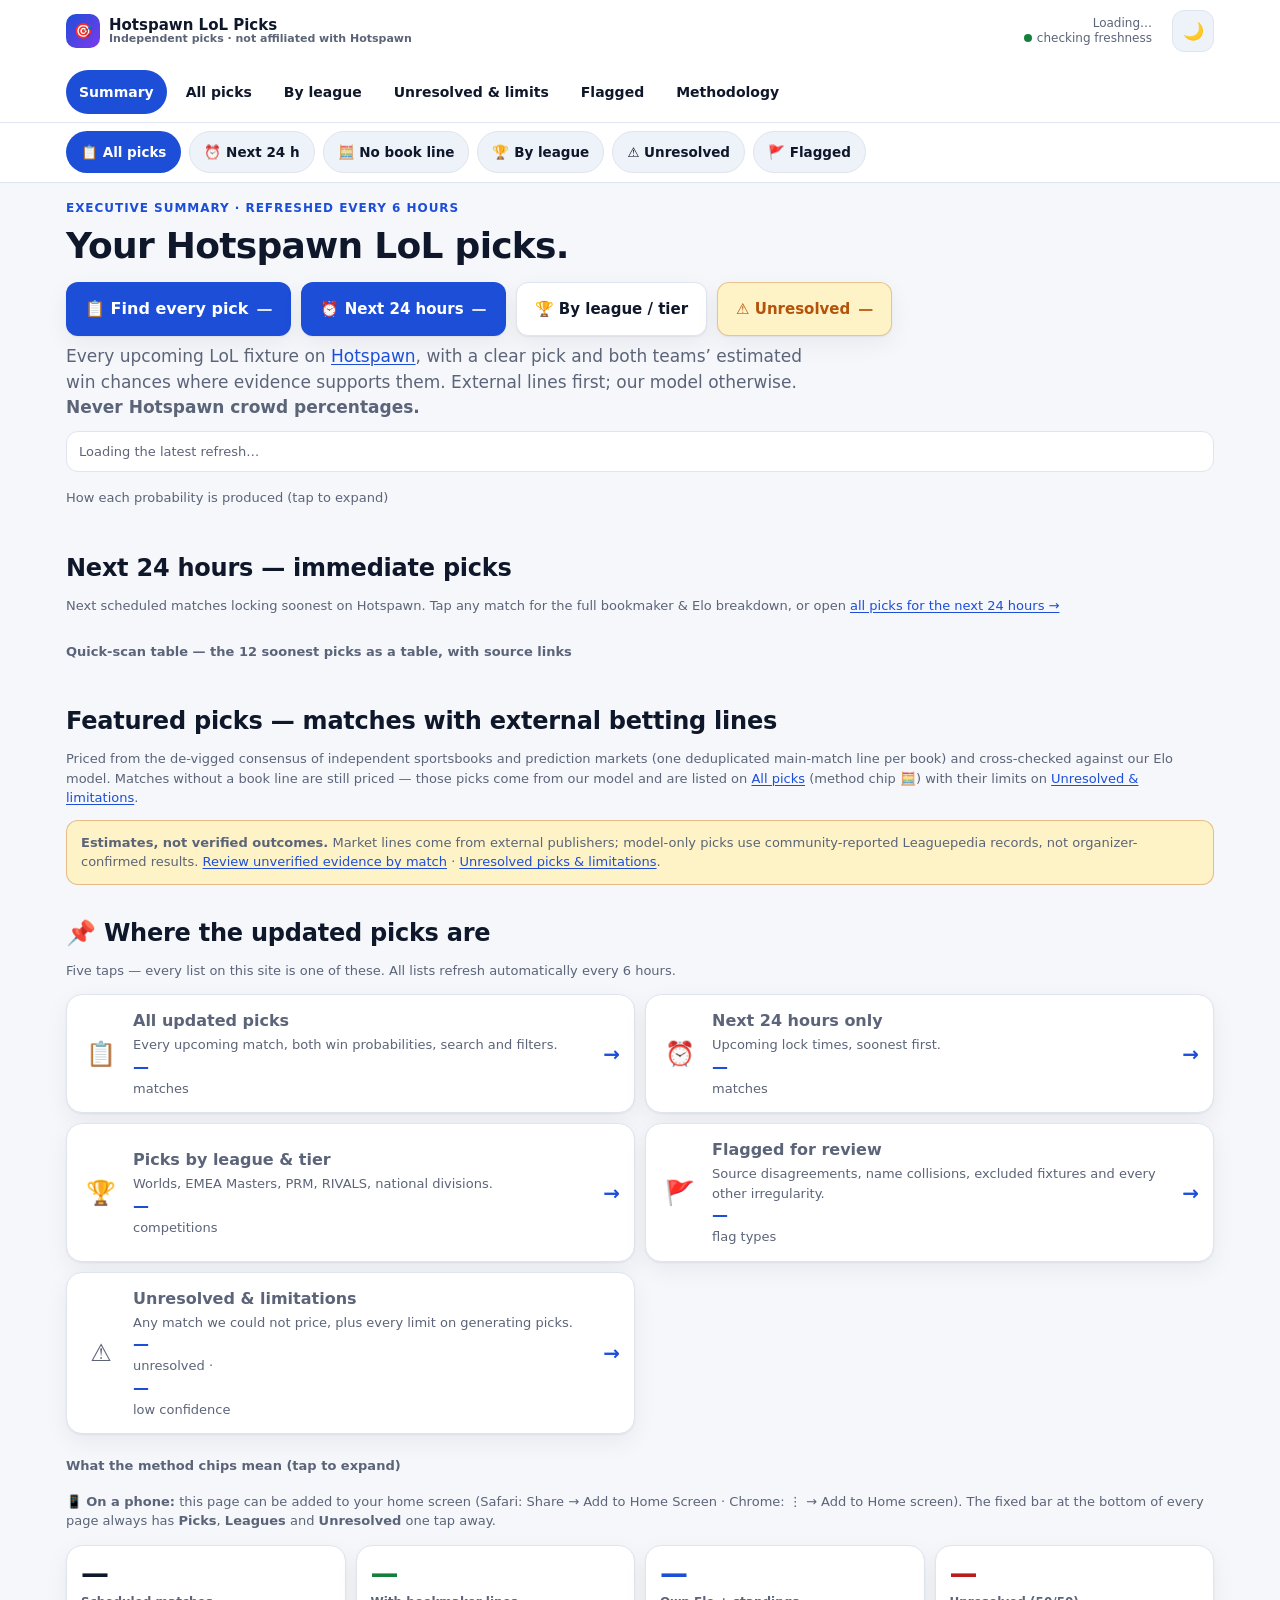
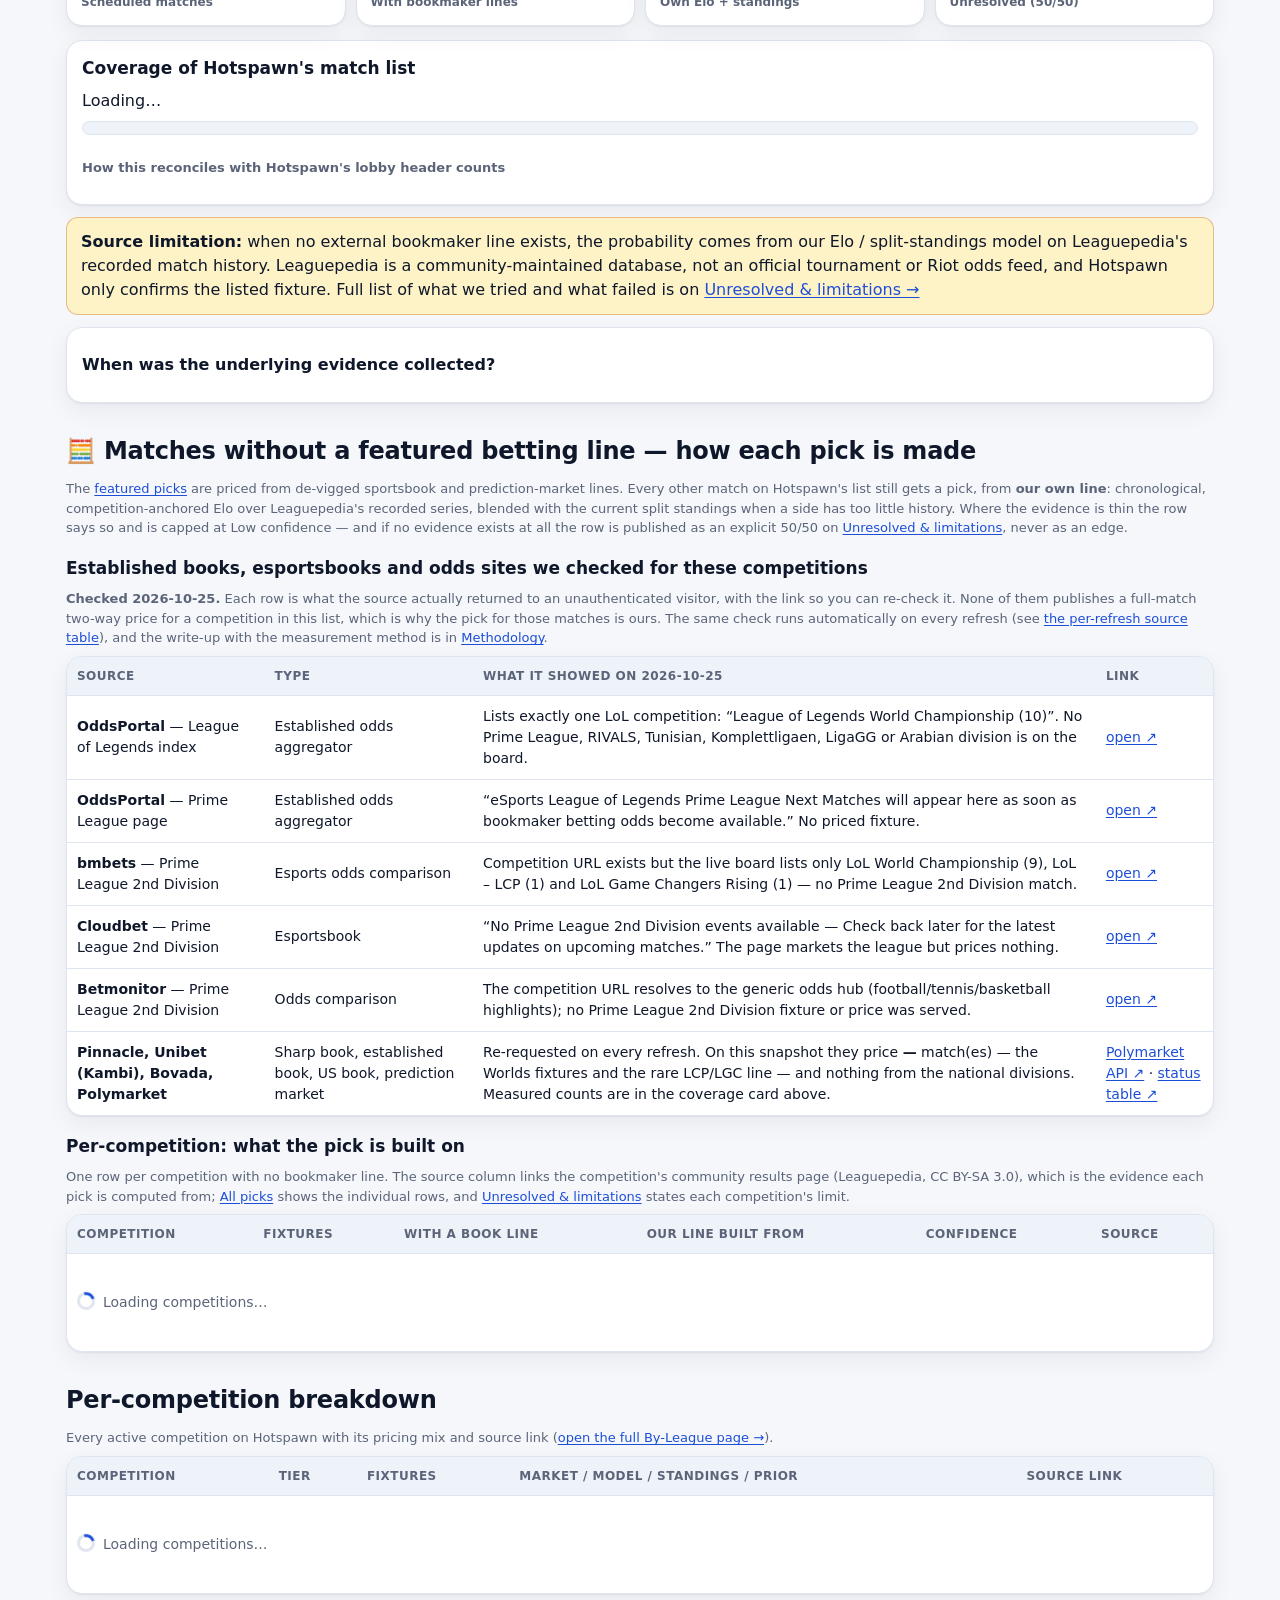
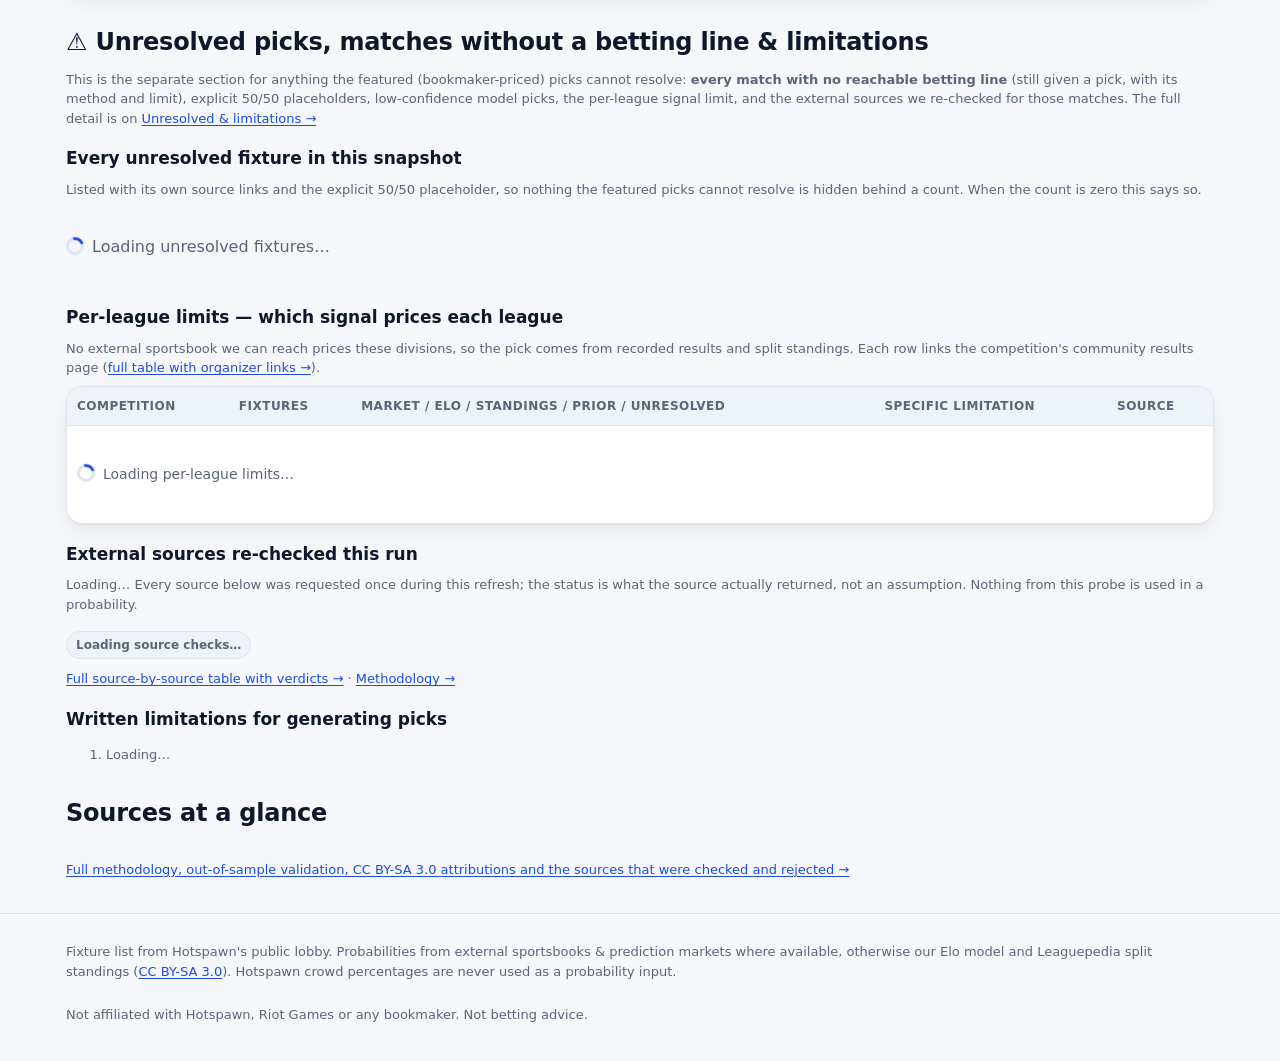
<file: index.html>
<!DOCTYPE html>
<html lang="en">
<head>
<meta charset="utf-8">
<meta name="viewport" content="width=device-width, initial-scale=1">
<title>Hotspawn LoL Picks</title>
<meta http-equiv="refresh" content="0; url=docs/">
<link rel="canonical" href="docs/">
<style>body{font-family:system-ui,-apple-system,Segoe UI,Roboto,sans-serif;background:#0b1220;color:#e8eefc;display:grid;place-items:center;min-height:100vh;margin:0}a{color:#7cc4ff}</style>
</head>
<body>
<p>Opening the dashboard… <a href="docs/">Continue to Hotspawn LoL Picks</a>.</p>
</body>
</html>
</file>
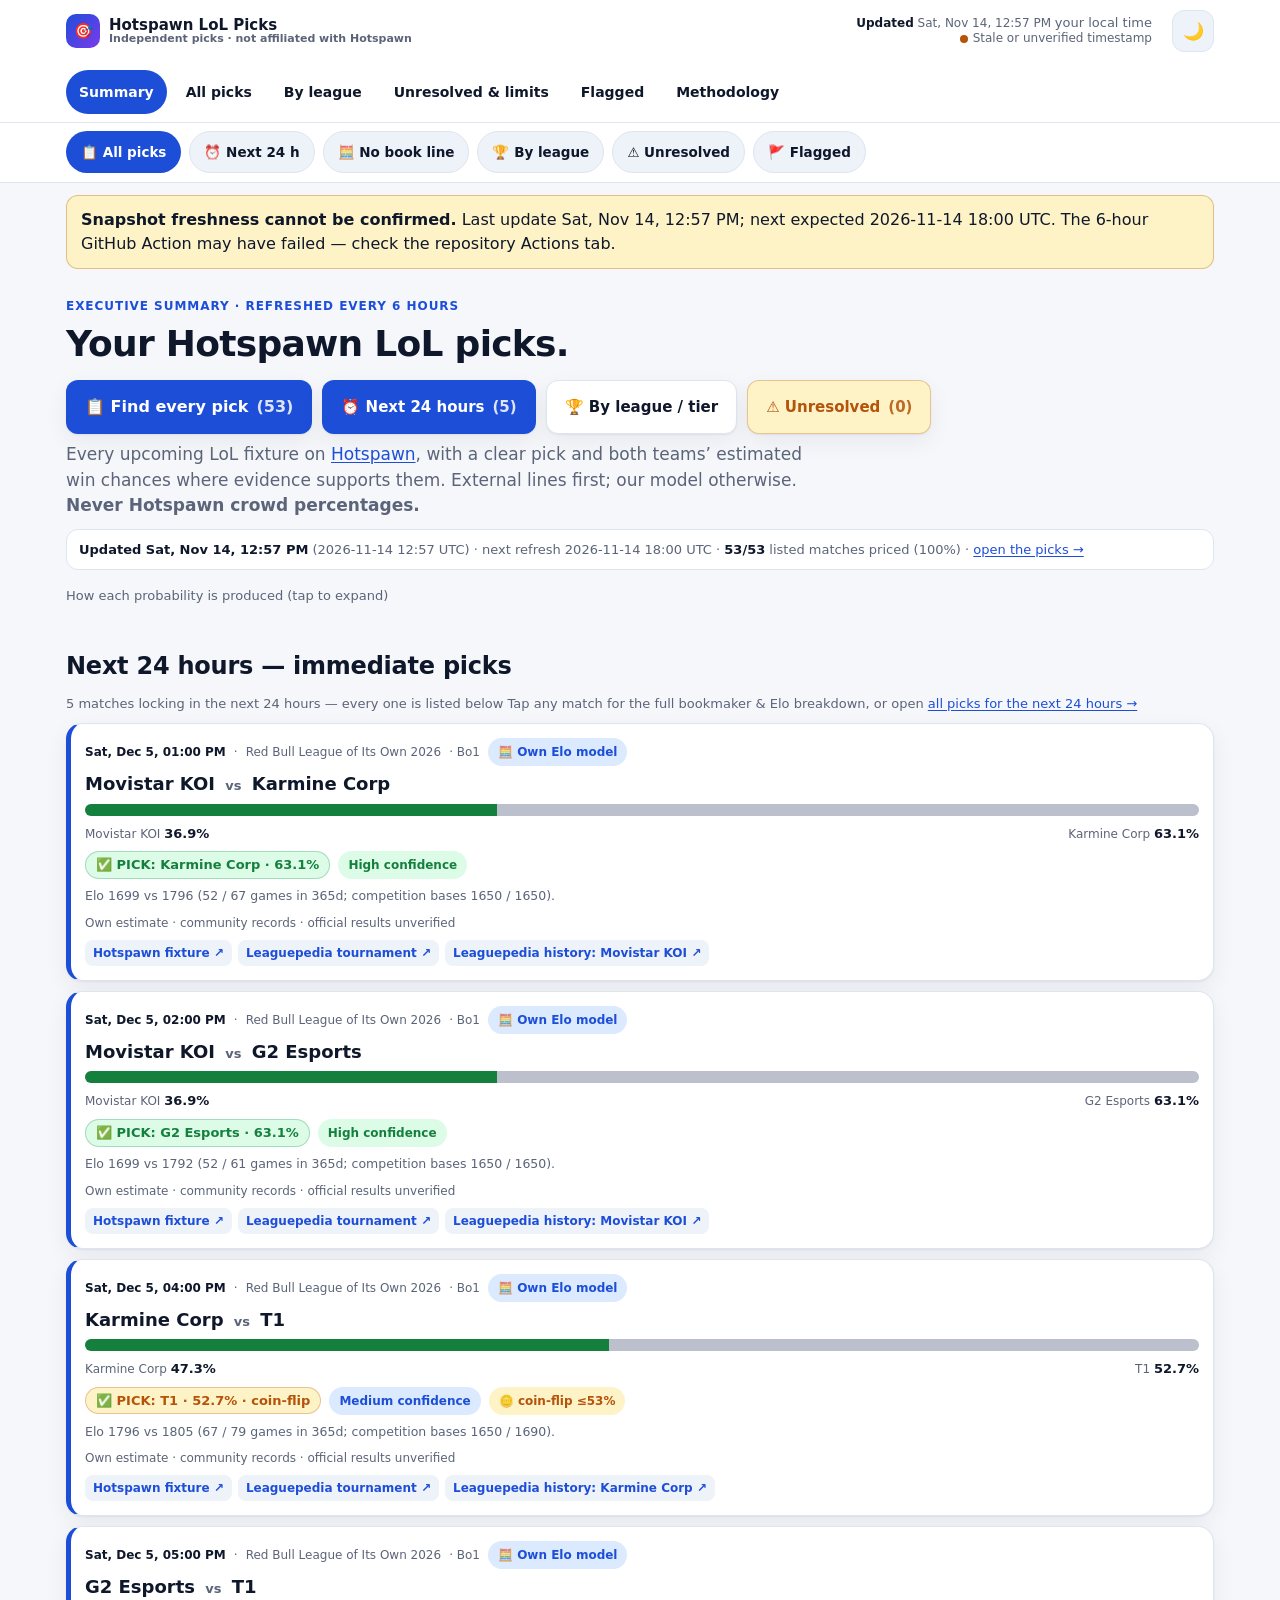
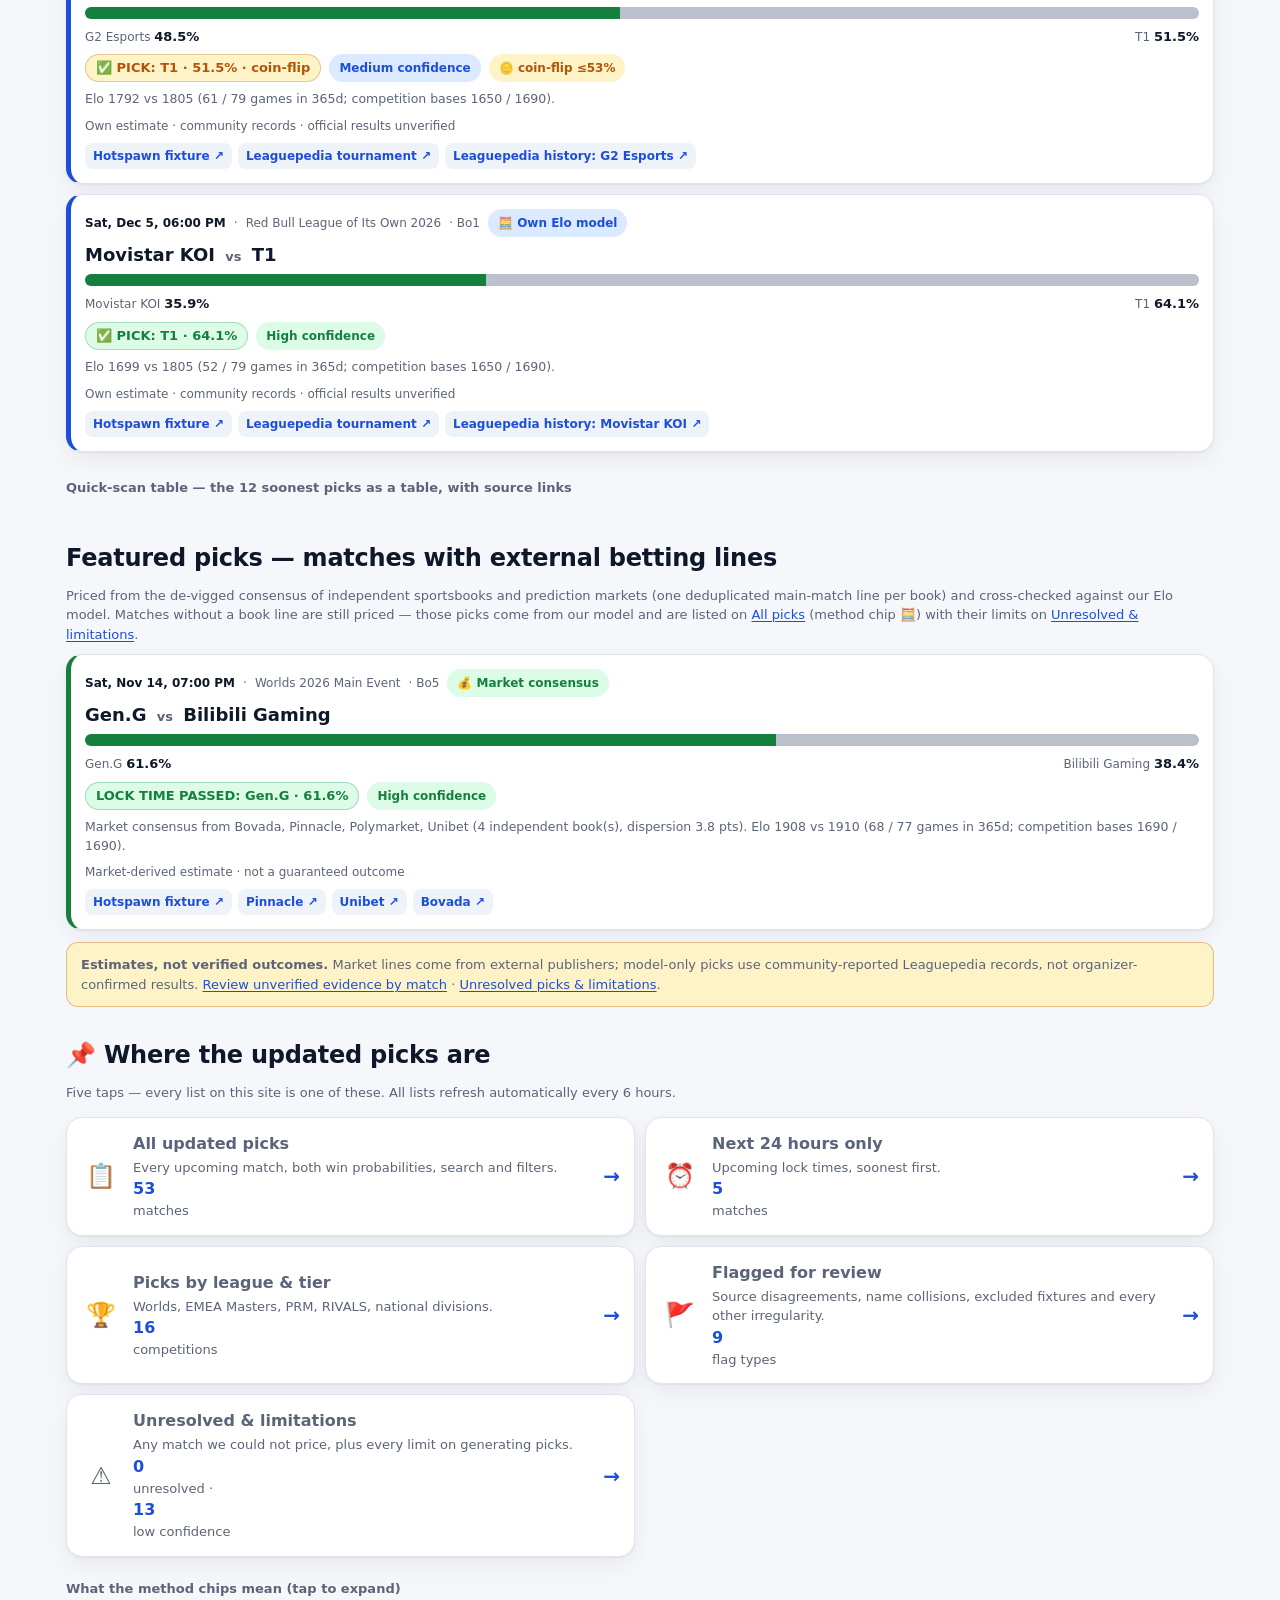
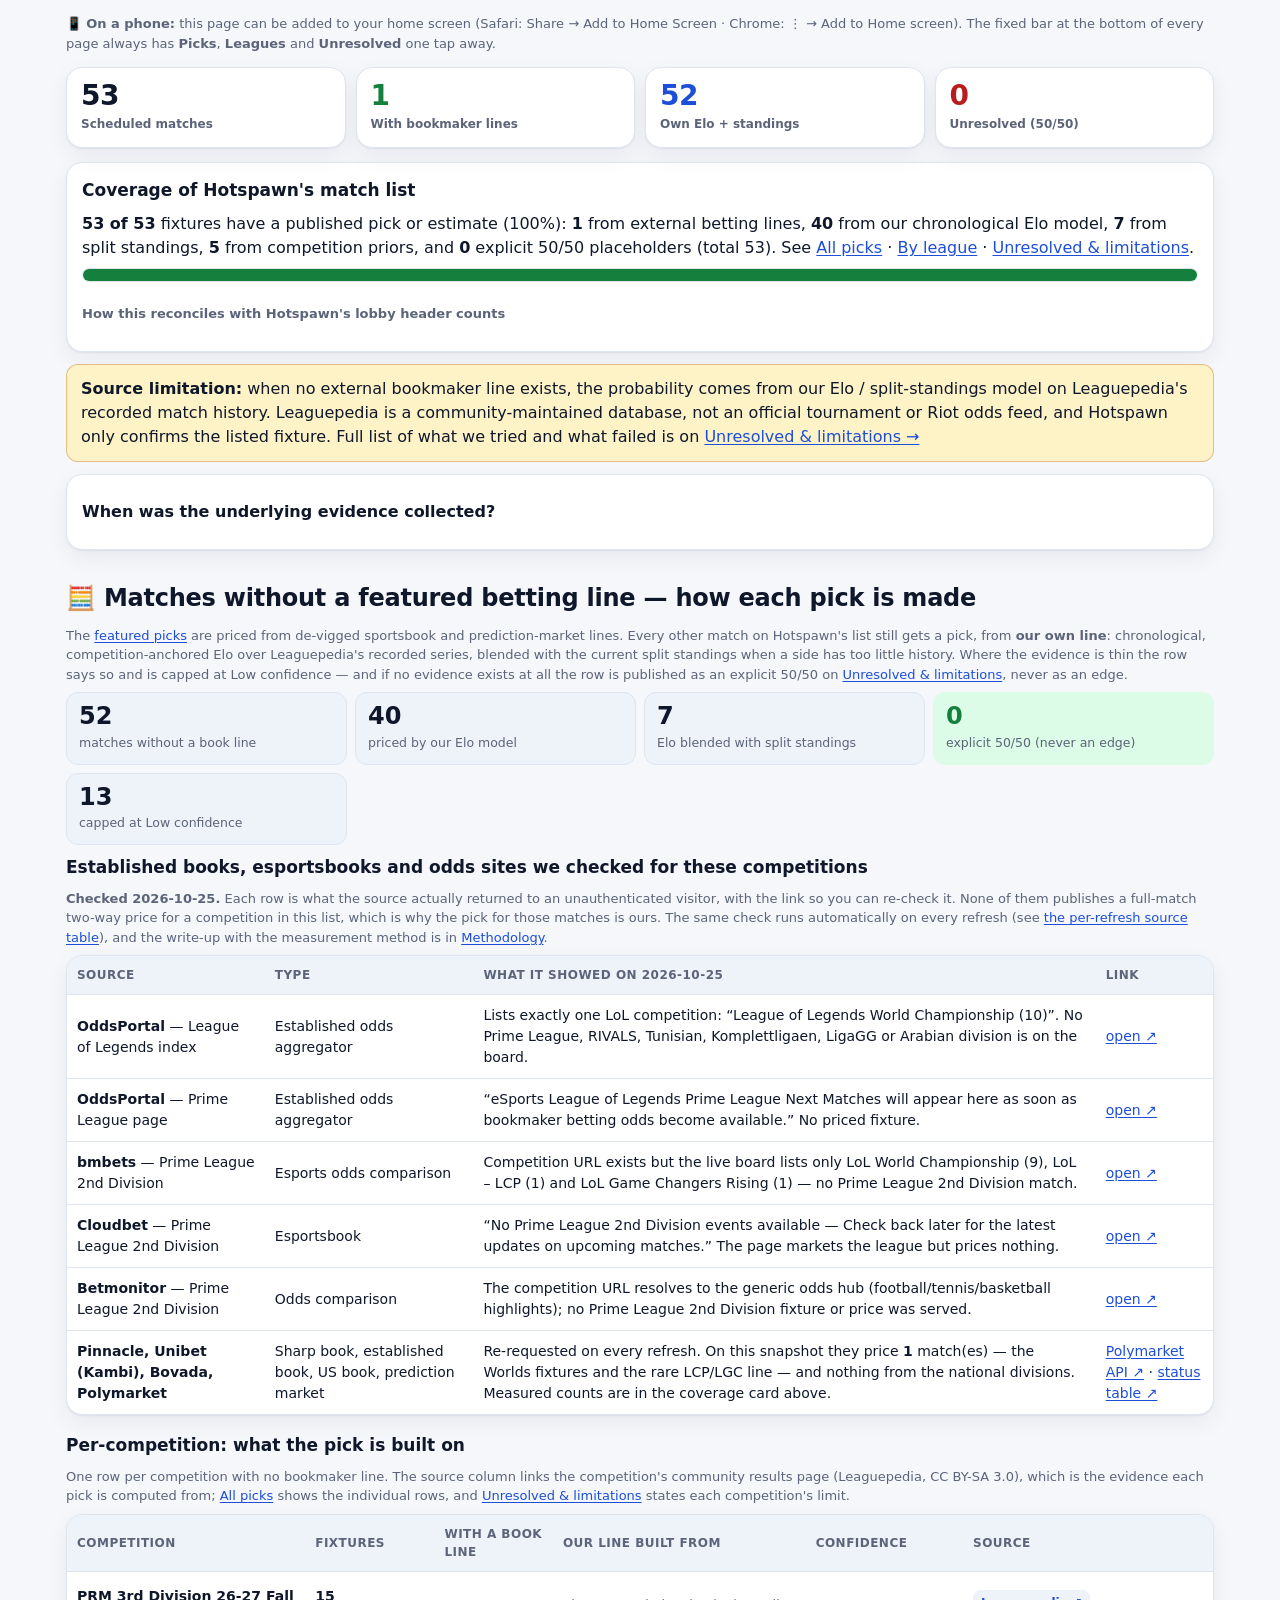
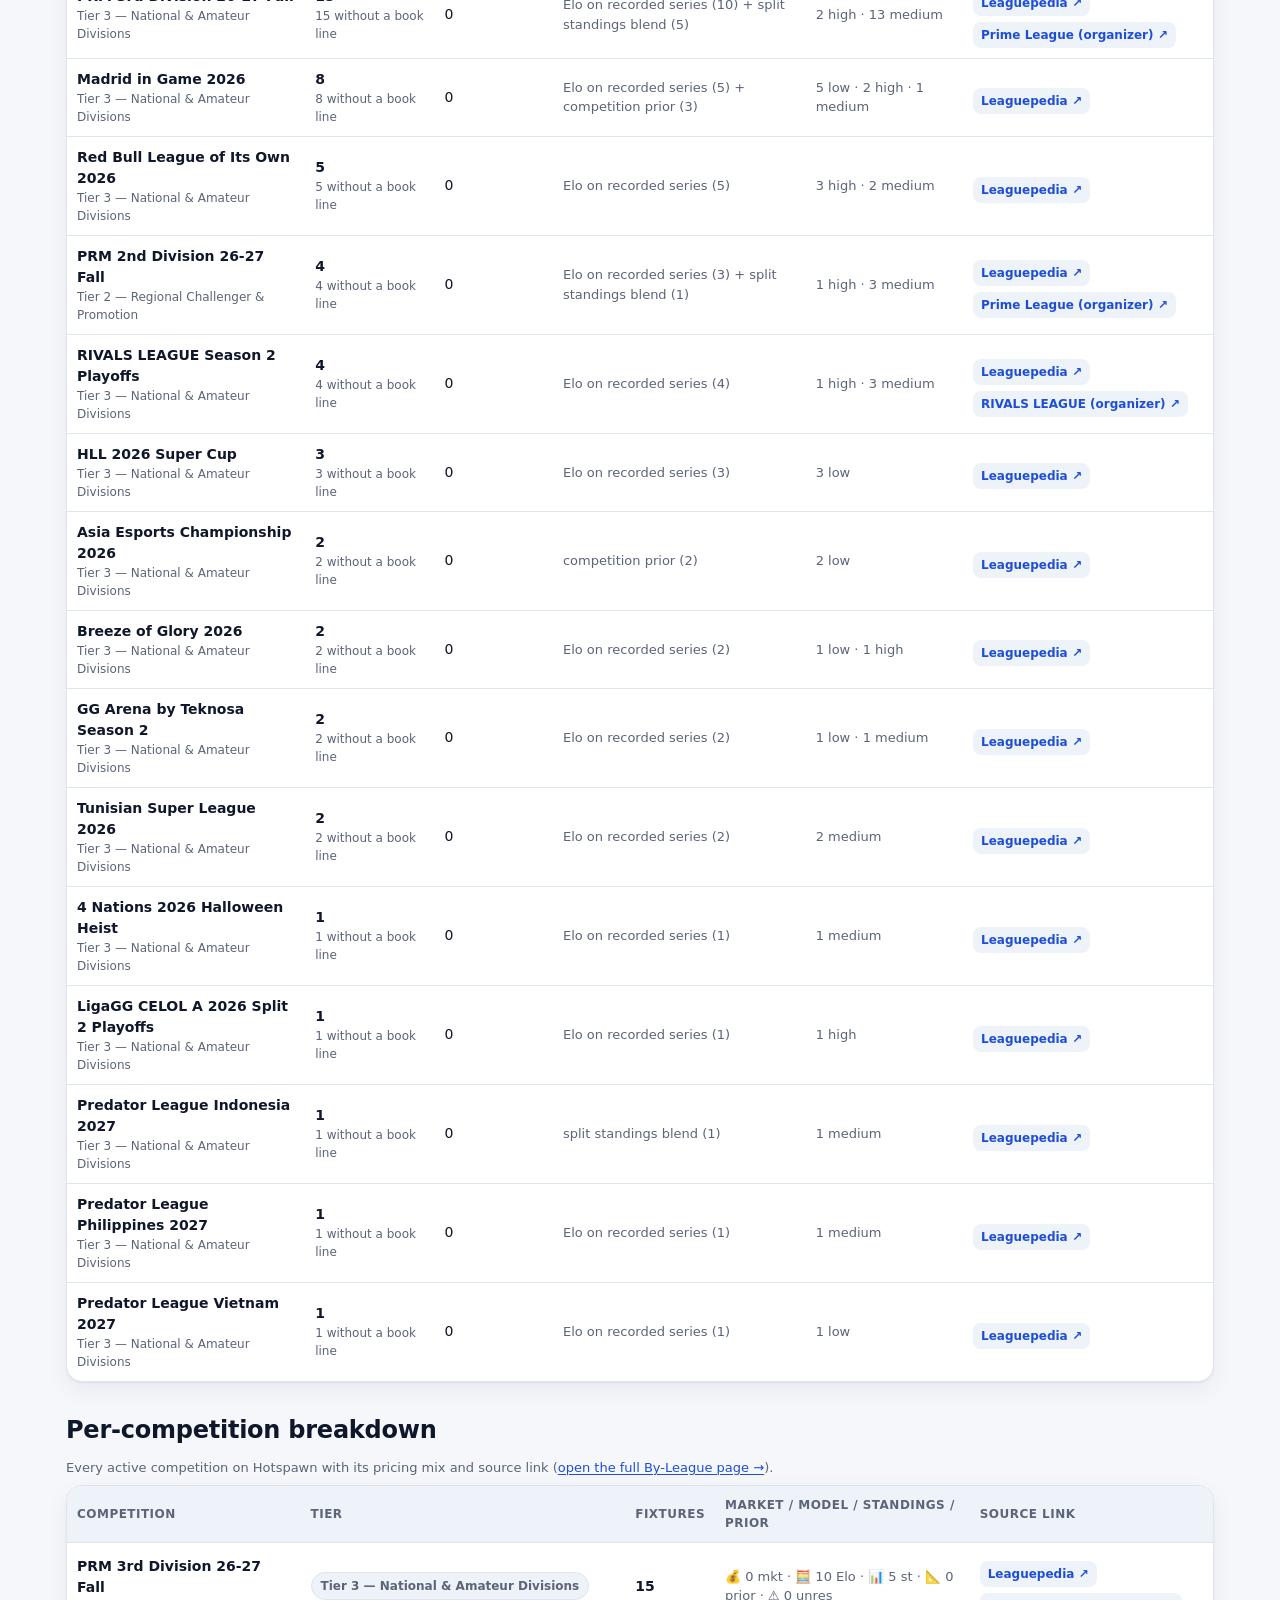
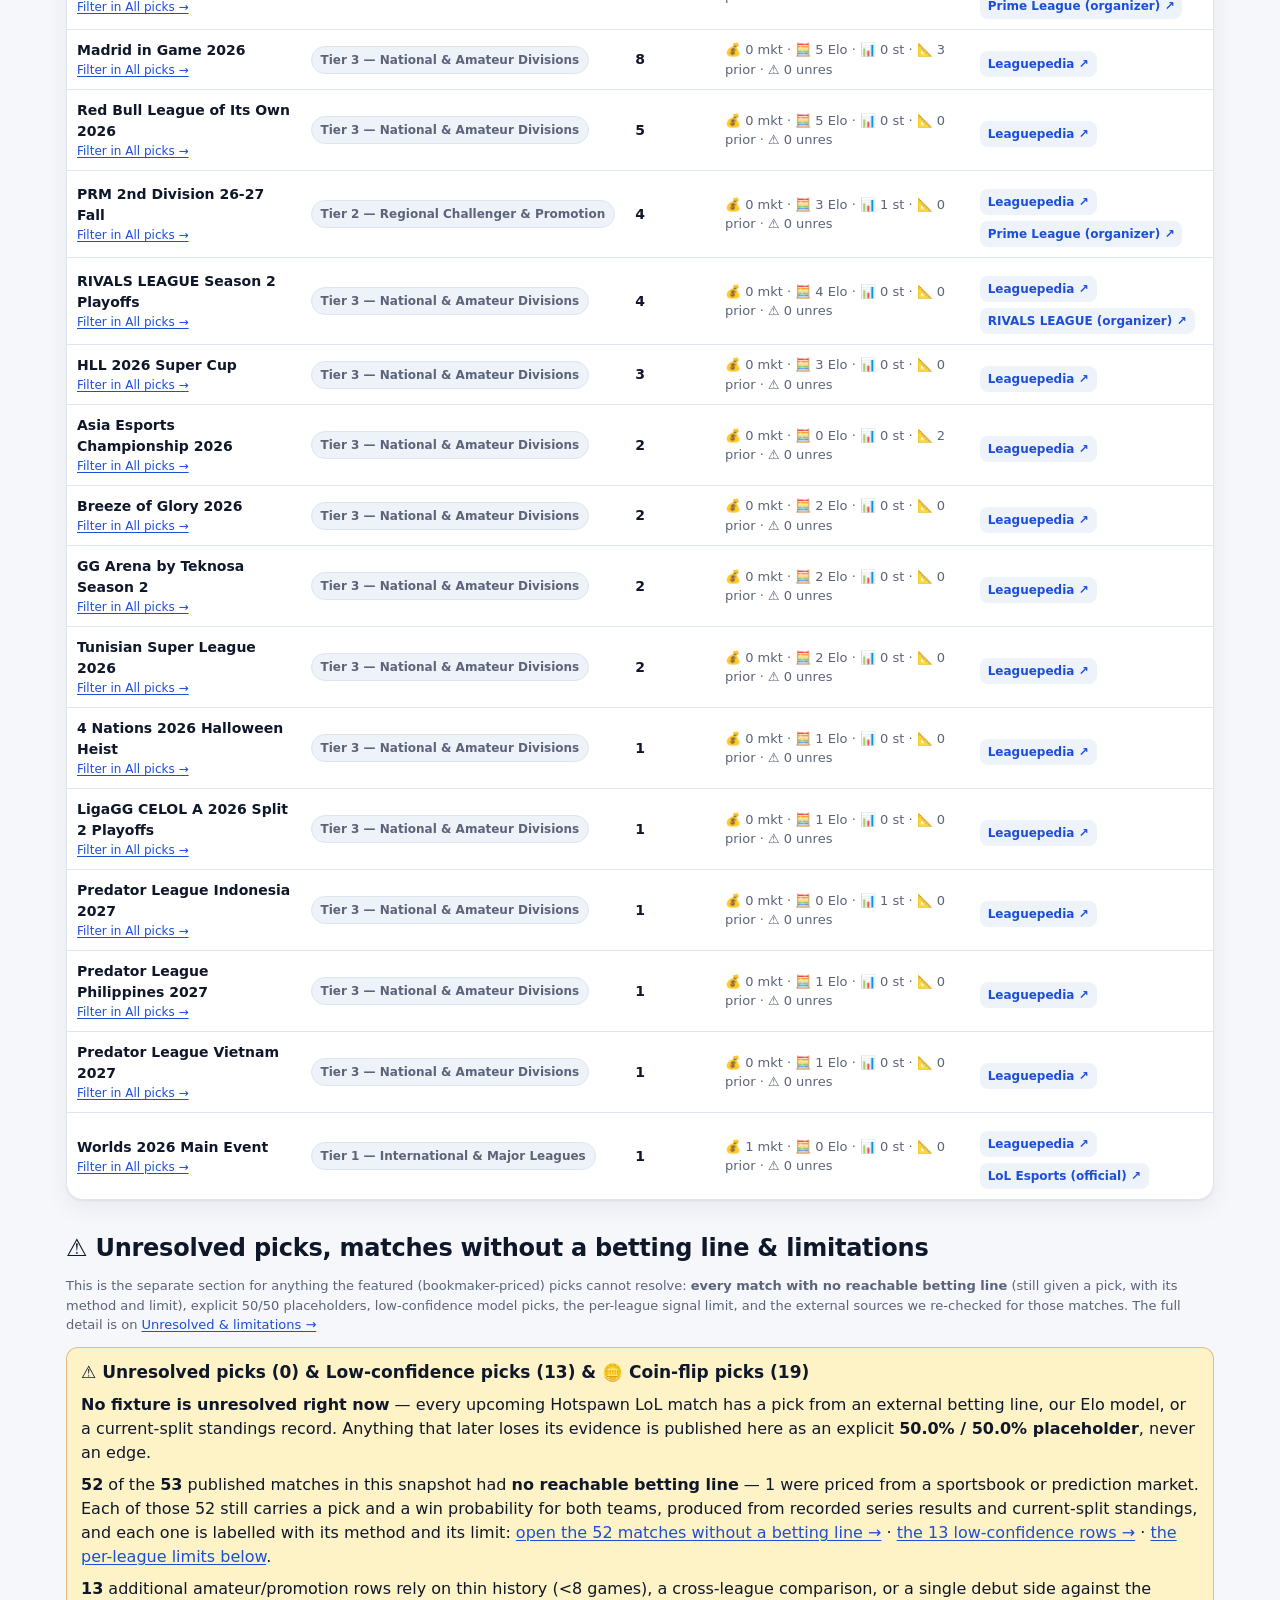
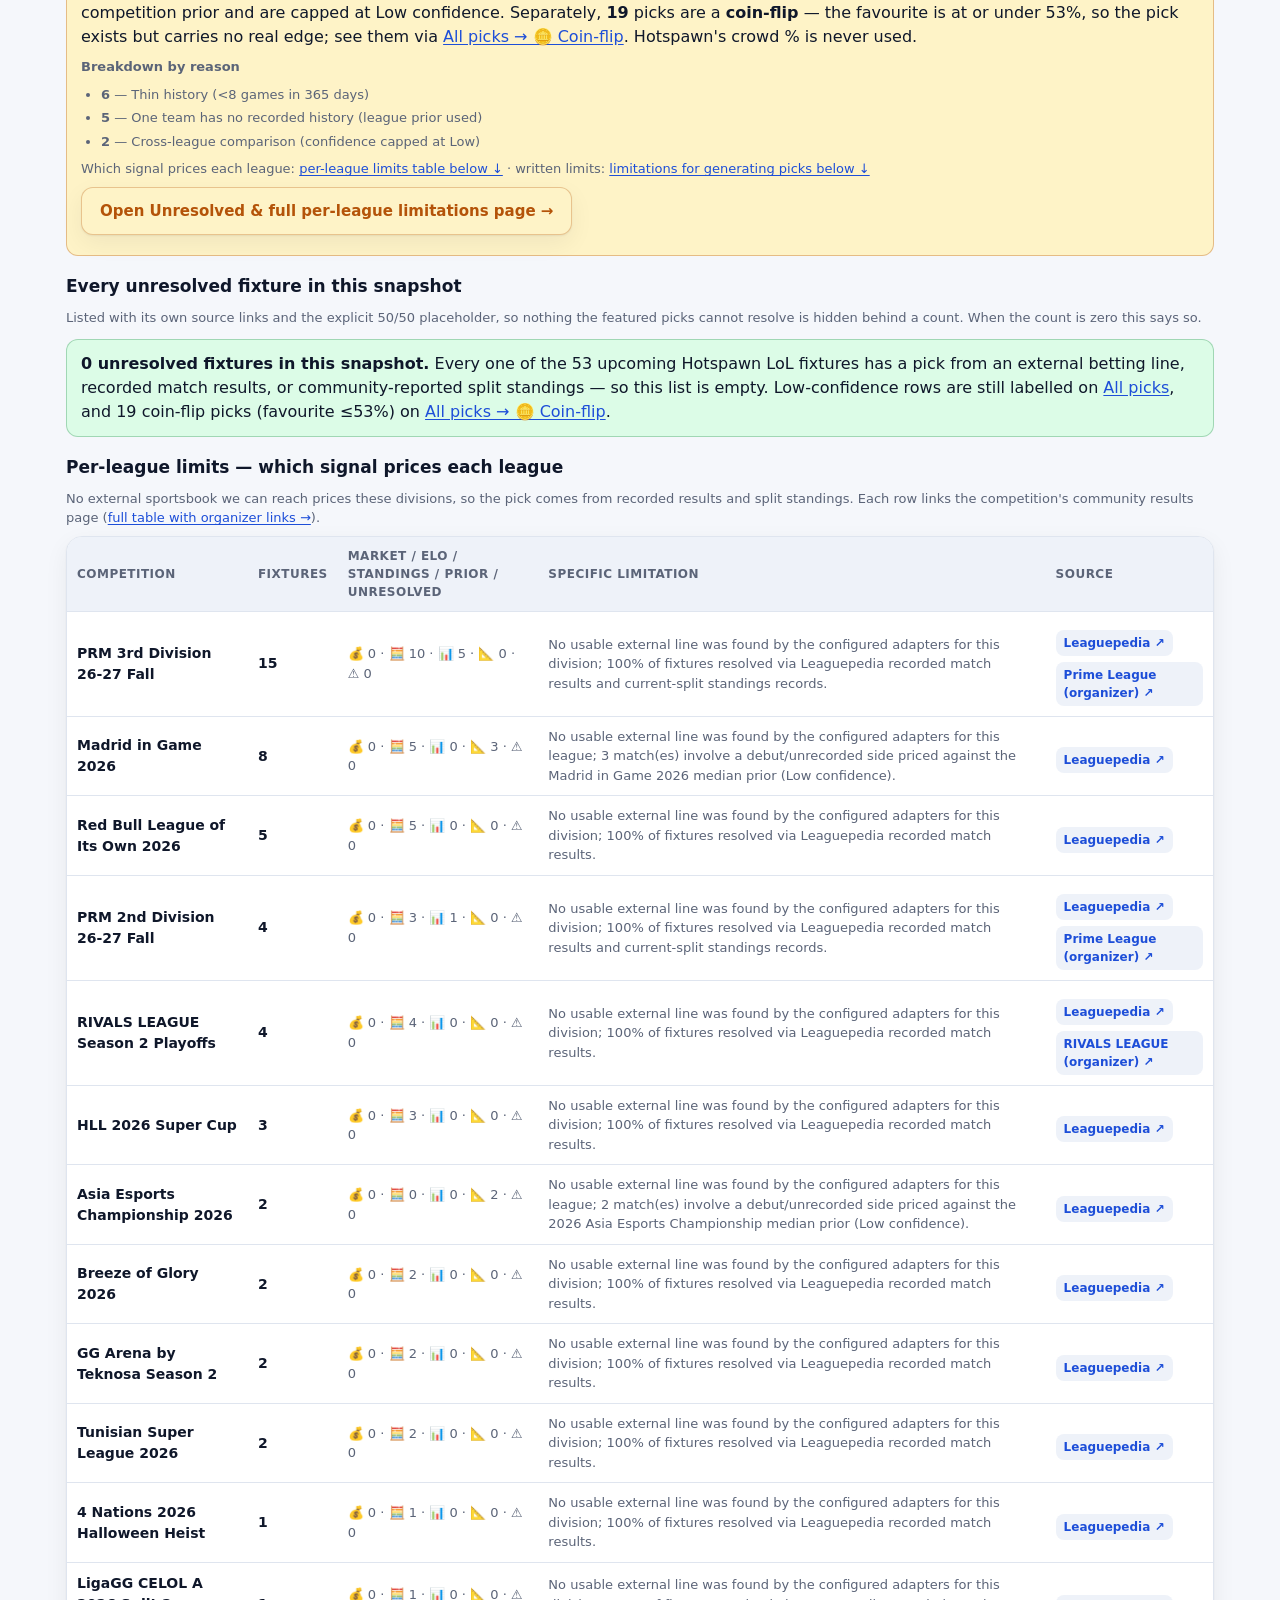
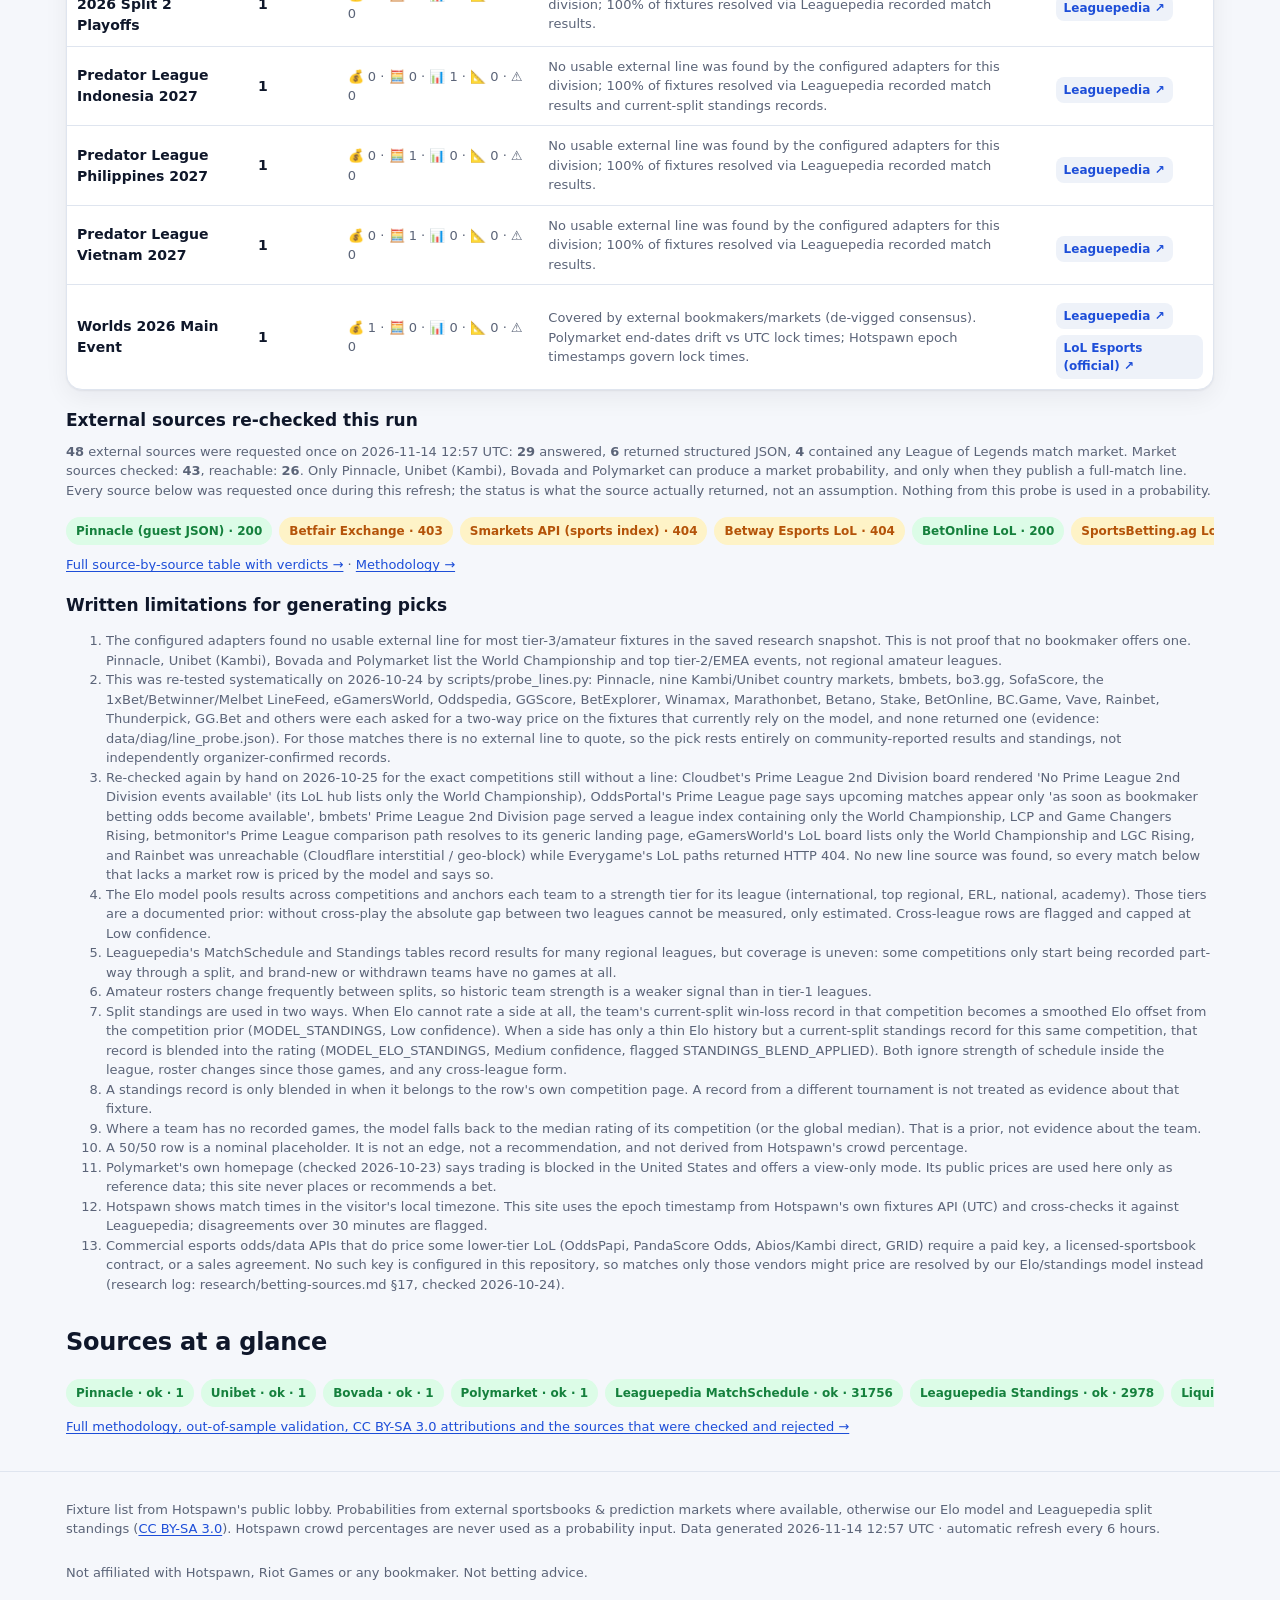
<file: docs/index.html>
<!doctype html>
<html lang="en">
<head>
<meta charset="utf-8">
<meta name="viewport" content="width=device-width, initial-scale=1, viewport-fit=cover">
<meta name="color-scheme" content="light dark">
<title>Executive Summary — Every Hotspawn LoL Match, Priced · Independent Picks</title>
<meta name="description" content="Independent League of Legends picks and win probabilities for every fixture on Hotspawn's Pick'em lobby: external betting lines first, otherwise our own model. Links to every picks list on this site.">
<meta name="theme-color" content="#0b1220">
<link rel="manifest" href="manifest.webmanifest">
<link rel="apple-touch-icon" href="assets/apple-touch-icon.png">
<meta name="apple-mobile-web-app-title" content="LoL Picks">
<meta name="application-name" content="LoL Picks">
<link rel="icon" href="data:image/svg+xml,%3Csvg xmlns='http://www.w3.org/2000/svg' viewBox='0 0 32 32'%3E%3Crect width='32' height='32' rx='8' fill='%230b5fff'/%3E%3Ctext x='16' y='22' font-family='system-ui,sans-serif' font-size='16' font-weight='800' fill='white' text-anchor='middle'%3ELP%3C/text%3E%3C/svg%3E">
<link rel="stylesheet" href="assets/style.css">
</head>
<body data-page="summary">
<a class="skip" href="#main">Skip to content</a>

<header class="site-header">
  <div class="header-inner">
    <a class="logo" href="index.html">
      <span class="logo-mark" aria-hidden="true">🎯</span>
      <span class="logo-text">Hotspawn LoL Picks<small>Independent picks · not affiliated with Hotspawn</small></span>
    </a>
    <div class="header-meta">
      <span id="updated">Loading…</span><br>
      <span class="freshness" id="freshness"><span class="dot"></span>checking freshness</span>
    </div>
      <button class="icon-btn" id="theme-toggle" type="button" aria-label="Switch colour theme" title="Switch colour theme">🌙</button>
  </div>
  <nav class="top-nav" aria-label="Main">
    <ul>
      <li><a href="index.html" data-nav="summary">Summary</a></li>
      <li><a href="picks.html" data-nav="picks">All picks</a></li>
      <li><a href="leagues.html" data-nav="leagues">By league</a></li>
      <li><a href="unresolved.html" data-nav="unresolved">Unresolved &amp; limits</a></li>
      <li><a href="flagged.html" data-nav="flagged">Flagged</a></li>
      <li><a href="methodology.html" data-nav="methodology">Methodology</a></li>
    </ul>
  </nav>
</header>
<nav class="jumpbar" aria-label="Quick jumps">
  <div class="wrap inner">
    <a class="hot" href="picks.html">📋 All picks</a>
    <a href="picks.html?filter=next24">⏰ Next 24 h</a>
    <a href="index.html#nonfeatured">🧮 No book line</a>
    <a href="leagues.html">🏆 By league</a>
    <a href="unresolved.html">⚠️ Unresolved</a>
    <a href="flagged.html">🚩 Flagged</a>
  </div>
</nav>

<main id="main" class="wrap">
  <div id="error-box"></div>
  <div id="freshness-warning" class="hidden"></div>
  <div id="input-health" class="hidden" role="status"></div>

  <section class="hero">
    <p class="eyebrow">Executive summary · refreshed every 6 hours</p>
    <h1>Your Hotspawn LoL picks.</h1>
    <div class="hero-actions">
      <a class="btn primary big" href="picks.html">📋 Find every pick <span class="btn-n" id="hero-count-picks">—</span></a>
      <a class="btn primary" href="picks.html?filter=next24">⏰ Next 24 hours <span class="btn-n" id="hero-count-next24">—</span></a>
      <a class="btn" href="leagues.html">🏆 By league / tier</a>
      <a class="btn warn" href="#unresolved-section">⚠️ Unresolved <span class="btn-n" id="hero-count-unresolved">—</span></a>
    </div>

    <p class="lede">Every upcoming LoL fixture on <a href="https://play.hotspawn.com/lol-pickems" target="_blank" rel="noopener">Hotspawn</a>, with a clear pick and both teams’ estimated win chances where evidence supports them. External lines first; our model otherwise. <b>Never Hotspawn crowd percentages.</b></p>
    <p class="statusline" id="hero-status">Loading the latest refresh…</p>
    <details class="hero-details">
      <summary class="small">How each probability is produced (tap to expand)</summary>
      <p class="small">
        💰 <b>Market consensus</b> — de-vigged full-match two-way lines from Pinnacle, Unibet (Kambi), Bovada and Polymarket,
        one main board per book. 🧮 <b>Own Elo model</b> — chronological, competition-tier-anchored Elo over Leaguepedia
        results (with current-split standings blended in for thin rows). ⚠️ <b>Unresolved</b> — explicit 50/50 placeholder,
        never an edge. Full detail: <a href="methodology.html">methodology &amp; sources</a>.
      </p>
      <p class="small" id="model-track-record">Loading the model's out-of-sample record…</p>
    </details>
  </section>

  <section id="starting-soon">
    <h2 id="soon-heading">Next 24 hours — immediate picks</h2>
    <p class="small"><span id="soon-count">Next scheduled matches locking soonest on Hotspawn.</span>
      Tap any match for the full bookmaker &amp; Elo breakdown, or open <a href="picks.html?filter=next24">all picks for the next 24 hours →</a></p>
    <div id="next24"></div>
    <details style="margin-top:14px">
      <summary class="small" style="cursor:pointer"><b>Quick-scan table — the 12 soonest picks as a table, with source links</b></summary>
      <div class="table-wrap" style="margin-top:8px">
        <table>
          <thead>
            <tr>
              <th scope="col">Start (UTC)</th>
              <th scope="col">Match</th>
              <th scope="col">Win %</th>
              <th scope="col">Pick</th>
              <th scope="col">Method</th>
              <th scope="col">Sources</th>
            </tr>
          </thead>
          <tbody id="quick-picks-body">
            <tr><td colspan="6"><div class="loading"><span class="spinner"></span>Loading picks…</div></td></tr>
          </tbody>
        </table>
      </div>
    </details>
  </section>

  <section>
    <h2 id="featured-heading">Featured picks — matches with external betting lines</h2>
    <p class="small">Priced from the de-vigged consensus of independent sportsbooks and prediction markets
      (one deduplicated main-match line per book) and cross-checked against our Elo model.
      Matches without a book line are still priced — those picks come from our model and are listed on
      <a href="picks.html">All picks</a> (method chip 🧮) with their limits on
      <a href="unresolved.html">Unresolved &amp; limitations</a>.</p>
    <div id="featured"></div>
  </section>

  <aside class="warnbox small" aria-label="Evidence standard">
    <b>Estimates, not verified outcomes.</b> Market lines come from external publishers; model-only picks use community-reported Leaguepedia records, not organizer-confirmed results.
    <a href="flagged.html#official-results-audit">Review unverified evidence by match</a> · <a href="unresolved.html">Unresolved picks &amp; limitations</a>.
  </aside>

  <section id="picks-here" aria-labelledby="picks-here-heading">
    <h2 id="picks-here-heading">📌 Where the updated picks are</h2>
    <p class="small">Five taps — every list on this site is one of these. All lists refresh automatically every 6 hours.</p>
    <div class="linkgrid">
      <a class="linkcard" href="picks.html" id="here-all">
        <span class="ico" aria-hidden="true">📋</span>
        <span><b>All updated picks</b><span>Every upcoming match, both win probabilities, search and filters. <b class="n" id="here-all-count">—</b> matches</span></span>
        <span class="arrow" aria-hidden="true">→</span>
      </a>
      <a class="linkcard" href="picks.html?filter=next24" id="here-24">
        <span class="ico" aria-hidden="true">⏰</span>
        <span><b>Next 24 hours only</b><span>Upcoming lock times, soonest first. <b class="n" id="here-24-count">—</b> matches</span></span>
        <span class="arrow" aria-hidden="true">→</span>
      </a>
      <a class="linkcard" href="leagues.html" id="here-leagues">
        <span class="ico" aria-hidden="true">🏆</span>
        <span><b>Picks by league &amp; tier</b><span>Worlds, EMEA Masters, PRM, RIVALS, national divisions. <b class="n" id="here-leagues-count">—</b> competitions</span></span>
        <span class="arrow" aria-hidden="true">→</span>
      </a>
      <a class="linkcard" href="flagged.html" id="here-flagged">
        <span class="ico" aria-hidden="true">🚩</span>
        <span><b>Flagged for review</b><span>Source disagreements, name collisions, excluded fixtures and every other irregularity. <b class="n" id="here-flagged-count">—</b> flag types</span></span>
        <span class="arrow" aria-hidden="true">→</span>
      </a>
      <a class="linkcard" href="unresolved.html" id="here-unresolved">
        <span class="ico" aria-hidden="true">⚠️</span>
        <span><b>Unresolved &amp; limitations</b><span>Any match we could not price, plus every limit on generating picks. <b class="n" id="here-unresolved-count">—</b> unresolved · <b class="n" id="here-low-count">—</b> low confidence</span></span>
        <span class="arrow" aria-hidden="true">→</span>
      </a>
    </div>
    <details class="hero-details" style="margin-top:10px">
      <summary class="small" style="cursor:pointer"><b>What the method chips mean (tap to expand)</b></summary>
      <div class="legend" aria-label="What the method chips mean" style="margin-top:8px">
        <span class="chip green">💰 Market consensus</span><span class="legend-t">two or more independent books or prediction markets provide usable lines (median with 3+ sources; weighted mean with 2)</span>
        <span class="chip green">💰 Single book line</span><span class="legend-t">one usable source in this snapshot — a line, not a consensus</span>
        <span class="chip blue">🧮 Own Elo model</span><span class="legend-t">our model on Leaguepedia's recorded results</span>
        <span class="chip blue">📊 Elo + standings</span><span class="legend-t">the model blended with the current split table</span>
        <span class="chip amber">🧮 Elo (thin history)</span><span class="legend-t">few recorded games — wide error bars, marked Low confidence</span>
        <span class="chip">📐 League prior</span><span class="legend-t">no usable team history; league-average only</span>
        <span class="chip red">⚠️ Unresolved</span><span class="legend-t">explicit 50/50 placeholder — never an edge, listed separately</span>
      </div>
    </details>
    <p class="small" id="phone-tip">📱 <b>On a phone:</b> this page can be added to your home screen
      (Safari: Share → Add to Home Screen · Chrome: ⋮ → Add to Home screen). The fixed bar at the bottom
      of every page always has <b>Picks</b>, <b>Leagues</b> and <b>Unresolved</b> one tap away.</p>
  </section>

  <section aria-label="Coverage metrics">
    <div class="stats">
      <div class="stat"><span class="n" id="stat-fixtures">—</span><span class="l">Scheduled matches</span></div>
      <div class="stat green"><span class="n" id="stat-market">—</span><span class="l">With bookmaker lines</span></div>
      <div class="stat blue"><span class="n" id="stat-model">—</span><span class="l">Own Elo + standings</span></div>
      <div class="stat red"><span class="n" id="stat-unresolved">—</span><span class="l">Unresolved (50/50)</span></div>
    </div>
    <div class="card" style="margin-top:12px">
      <h3>Coverage of Hotspawn's match list</h3>
      <p id="coverage-text">Loading…</p>
      <div class="covbar" id="coverage-bar" aria-hidden="true"></div>
      <details style="margin-top:10px">
        <summary class="small" style="cursor:pointer"><b>How this reconciles with Hotspawn's lobby header counts</b></summary>
        <div id="recon-body" class="small" style="margin-top:8px"></div>
      </details>
    </div>
    <div class="warnbox" role="note">
      <b>Source limitation:</b> when no external bookmaker line exists, the probability comes from our Elo / split-standings model on
      Leaguepedia's recorded match history. Leaguepedia is a community-maintained database, not an official tournament or Riot odds feed, and
      Hotspawn only confirms the listed fixture. Full list of what we tried and what failed is on
      <a href="unresolved.html#sources-checked">Unresolved &amp; limitations →</a>
    </div>
  </section>

  <details class="card" id="input-freshness">
    <summary><b>When was the underlying evidence collected?</b></summary>
    <p class="small">Dashboard generation and input collection are different timestamps. Community results can come from a cached snapshot after an upstream failure; the warning above remains visible even when this dashboard was just rebuilt.</p>
    <div data-input-freshness></div>
    <a href="methodology.html#input-freshness">Full evidence and verification limits →</a>
  </details>

  <section id="nonfeatured" aria-labelledby="nonfeatured-heading">
    <h2 id="nonfeatured-heading">🧮 Matches without a featured betting line — how each pick is made</h2>
    <p class="small">The <a href="#featured-heading">featured picks</a> are priced from de-vigged sportsbook and
      prediction-market lines. Every other match on Hotspawn's list still gets a pick, from <b>our own line</b>:
      chronological, competition-anchored Elo over Leaguepedia's recorded series, blended with the current split
      standings when a side has too little history. Where the evidence is thin the row says so and is capped at
      Low confidence — and if no evidence exists at all the row is published as an explicit 50/50 on
      <a href="unresolved.html">Unresolved &amp; limitations</a>, never as an edge.</p>
    <div class="stats-mini" id="nonfeatured-counts"></div>
    <h3>Established books, esportsbooks and odds sites we checked for these competitions</h3>
    <p class="small"><b>Checked 2026-10-25.</b> Each row is what the source actually returned to an
      unauthenticated visitor, with the link so you can re-check it. None of them publishes a full-match two-way
      price for a competition in this list, which is why the pick for those matches is ours.
      The same check runs automatically on every refresh (see
      <a href="unresolved.html#sources-checked">the per-refresh source table</a>), and the write-up with the
      measurement method is in <a href="methodology.html">Methodology</a>.</p>
    <div class="table-wrap">
      <table>
        <thead>
          <tr>
            <th scope="col">Source</th>
            <th scope="col">Type</th>
            <th scope="col">What it showed on 2026-10-25</th>
            <th scope="col">Link</th>
          </tr>
        </thead>
        <tbody>
          <tr>
            <td data-label="Source"><b>OddsPortal</b> — League of Legends index</td>
            <td data-label="Type">Established odds aggregator</td>
            <td data-label="Observed">Lists exactly one LoL competition: “League of Legends World Championship (10)”.
              No Prime League, RIVALS, Tunisian, Komplettligaen, LigaGG or Arabian division is on the board.</td>
            <td data-label="Link"><a href="https://www.oddsportal.com/esports/league-of-legends/" target="_blank" rel="noopener">open ↗</a></td>
          </tr>
          <tr>
            <td data-label="Source"><b>OddsPortal</b> — Prime League page</td>
            <td data-label="Type">Established odds aggregator</td>
            <td data-label="Observed">“eSports League of Legends Prime League Next Matches will appear here as soon as
              bookmaker betting odds become available.” No priced fixture.</td>
            <td data-label="Link"><a href="https://www.oddsportal.com/esports/league-of-legends/league-of-legends-prime-league/" target="_blank" rel="noopener">open ↗</a></td>
          </tr>
          <tr>
            <td data-label="Source"><b>bmbets</b> — Prime League 2nd Division</td>
            <td data-label="Type">Esports odds comparison</td>
            <td data-label="Observed">Competition URL exists but the live board lists only LoL World Championship (9),
              LoL – LCP (1) and LoL Game Changers Rising (1) — no Prime League 2nd Division match.</td>
            <td data-label="Link"><a href="https://www.bmbets.com/e-sports/world/lol---prime-league-2nd-division/" target="_blank" rel="noopener">open ↗</a></td>
          </tr>
          <tr>
            <td data-label="Source"><b>Cloudbet</b> — Prime League 2nd Division</td>
            <td data-label="Type">Esportsbook</td>
            <td data-label="Observed">“No Prime League 2nd Division events available — Check back later for the latest
              updates on upcoming matches.” The page markets the league but prices nothing.</td>
            <td data-label="Link"><a href="https://www.cloudbet.com/en/esports/league-of-legends/germany-t8205-prime-league-2nd-division" target="_blank" rel="noopener">open ↗</a></td>
          </tr>
          <tr>
            <td data-label="Source"><b>Betmonitor</b> — Prime League 2nd Division</td>
            <td data-label="Type">Odds comparison</td>
            <td data-label="Observed">The competition URL resolves to the generic odds hub (football/tennis/basketball
              highlights); no Prime League 2nd Division fixture or price was served.</td>
            <td data-label="Link"><a href="https://www.betmonitor.com/odds-comparison/esports/prime-league-2nd-division/10024464" target="_blank" rel="noopener">open ↗</a></td>
          </tr>
          <tr>
            <td data-label="Source"><b>Pinnacle, Unibet (Kambi), Bovada, Polymarket</b></td>
            <td data-label="Type">Sharp book, established book, US book, prediction market</td>
            <td data-label="Observed">Re-requested on every refresh. On this snapshot they price
              <b id="nonfeatured-mkt-count">—</b> match(es) — the Worlds fixtures and the rare LCP/LGC line — and
              nothing from the national divisions. Measured counts are in the coverage card above.</td>
            <td data-label="Link"><a href="https://gamma-api.polymarket.com" target="_blank" rel="noopener">Polymarket API ↗</a> · <a href="unresolved.html#sources-checked">status table ↗</a></td>
          </tr>
        </tbody>
      </table>
    </div>
    <h3 style="margin-top:18px">Per-competition: what the pick is built on</h3>
    <p class="small">One row per competition with no bookmaker line. The source column links the competition's
      community results page (Leaguepedia, CC BY-SA 3.0), which is the evidence each pick is computed from;
      <a href="picks.html">All picks</a> shows the individual rows, and
      <a href="unresolved.html#by-league">Unresolved &amp; limitations</a> states each competition's limit.</p>
    <div class="table-wrap">
      <table>
        <thead>
          <tr>
            <th scope="col">Competition</th>
            <th scope="col">Fixtures</th>
            <th scope="col">With a book line</th>
            <th scope="col">Our line built from</th>
            <th scope="col">Confidence</th>
            <th scope="col">Source</th>
          </tr>
        </thead>
        <tbody id="nonfeatured-body">
          <tr><td colspan="6"><div class="loading"><span class="spinner"></span>Loading competitions…</div></td></tr>
        </tbody>
      </table>
    </div>
  </section>
  <section>
    <h2>Per-competition breakdown</h2>
    <p class="small">Every active competition on Hotspawn with its pricing mix and source link
      (<a href="leagues.html">open the full By-League page →</a>).</p>
    <div class="table-wrap">
      <table>
        <thead>
          <tr>
            <th scope="col">Competition</th>
            <th scope="col">Tier</th>
            <th scope="col">Fixtures</th>
            <th scope="col">Market / Model / Standings / Prior</th>
            <th scope="col">Source link</th>
          </tr>
        </thead>
        <tbody id="summary-leagues-body">
          <tr><td colspan="5"><div class="loading"><span class="spinner"></span>Loading competitions…</div></td></tr>
        </tbody>
      </table>
    </div>
  </section>

  <section id="unresolved-section" aria-labelledby="unresolved-heading">
    <h2 id="unresolved-heading">⚠️ Unresolved picks, matches without a betting line &amp; limitations</h2>
    <p class="small">This is the separate section for anything the featured (bookmaker-priced) picks cannot resolve:
      <b>every match with no reachable betting line</b> (still given a pick, with its method and limit),
      explicit 50/50 placeholders, low-confidence model picks, the per-league signal limit, and the external sources we
      re-checked for those matches. The full detail is on <a href="unresolved.html">Unresolved &amp; limitations →</a></p>
    <div id="unresolved-summary"></div>

    <h3 style="margin-top:18px">Every unresolved fixture in this snapshot</h3>
    <p class="small">Listed with its own source links and the explicit 50/50 placeholder, so nothing the featured picks cannot
      resolve is hidden behind a count. When the count is zero this says so.</p>
    <div id="unresolved-list"><div class="loading"><span class="spinner"></span>Loading unresolved fixtures…</div></div>

    <h3 style="margin-top:18px" id="exec-per-league">Per-league limits — which signal prices each league</h3>
    <p class="small">No external sportsbook we can reach prices these divisions, so the pick comes from recorded results and split
      standings. Each row links the competition's community results page
      (<a href="unresolved.html#by-league">full table with organizer links →</a>).</p>
    <div class="table-wrap">
      <table>
        <thead>
          <tr>
            <th scope="col">Competition</th>
            <th scope="col">Fixtures</th>
            <th scope="col">Market / Elo / Standings / Prior / Unresolved</th>
            <th scope="col">Specific limitation</th>
            <th scope="col">Source</th>
          </tr>
        </thead>
        <tbody id="exec-league-limits-body">
          <tr><td colspan="5"><div class="loading"><span class="spinner"></span>Loading per-league limits…</div></td></tr>
        </tbody>
      </table>
    </div>

    <h3 style="margin-top:18px">External sources re-checked this run</h3>
    <p class="small"><span id="probe-summary">Loading…</span>
      Every source below was requested once during this refresh; the status is what the source actually returned, not an
      assumption. Nothing from this probe is used in a probability.</p>
    <div id="exec-probe-strip" class="chips" role="list" aria-label="External sources re-checked this run">
      <span class="chip">Loading source checks…</span>
    </div>
    <p class="small"><a href="unresolved.html#sources-checked">Full source-by-source table with verdicts →</a> ·
      <a href="methodology.html#market-probe">Methodology →</a></p>

    <h3 style="margin-top:18px" id="exec-written-limits">Written limitations for generating picks</h3>
    <ol class="small" id="exec-limitations"><li>Loading…</li></ol>
  </section>

  <section>
    <h2>Sources at a glance</h2>
    <div id="sources-strip" class="chips"></div>
    <p class="small"><a href="methodology.html">Full methodology, out-of-sample validation, CC BY-SA 3.0 attributions and
      the sources that were checked and rejected →</a></p>
  </section>
</main>

<footer class="site-footer">
  <div class="wrap footer-grid">
    <p class="small">Fixture list from Hotspawn's public lobby. Probabilities from external sportsbooks &amp; prediction markets
      where available, otherwise our Elo model and Leaguepedia split standings
      (<a href="https://creativecommons.org/licenses/by-sa/3.0/" target="_blank" rel="noopener">CC BY-SA 3.0</a>).
      Hotspawn crowd percentages are never used as a probability input.
      <span id="footer-updated"></span></p>
    <p class="small">Not affiliated with Hotspawn, Riot Games or any bookmaker. Not betting advice.</p>
  </div>
</footer>

<nav class="bottom-nav" aria-label="Mobile">
  <a href="index.html" data-nav="summary"><span class="ico" aria-hidden="true">🏠</span>Summary</a>
  <a href="picks.html" data-nav="picks"><span class="ico" aria-hidden="true">📋</span>Picks</a>
  <a href="leagues.html" data-nav="leagues"><span class="ico" aria-hidden="true">🏆</span>Leagues</a>
  <a href="unresolved.html" data-nav="unresolved"><span class="ico" aria-hidden="true">⚠️</span>Unresolved</a>
  <a href="flagged.html" data-nav="flagged"><span class="ico" aria-hidden="true">🚩</span>Flagged</a>
  <a href="methodology.html" data-nav="methodology"><span class="ico" aria-hidden="true">📐</span>Method</a>
</nav>

<script src="assets/app.js" defer></script>
<noscript><p class="wrap small">This dashboard needs JavaScript to render the picks data. The raw JSON is at
  <a href="data/picks.json">data/picks.json</a>.</p></noscript>
</body>
</html>
</file>
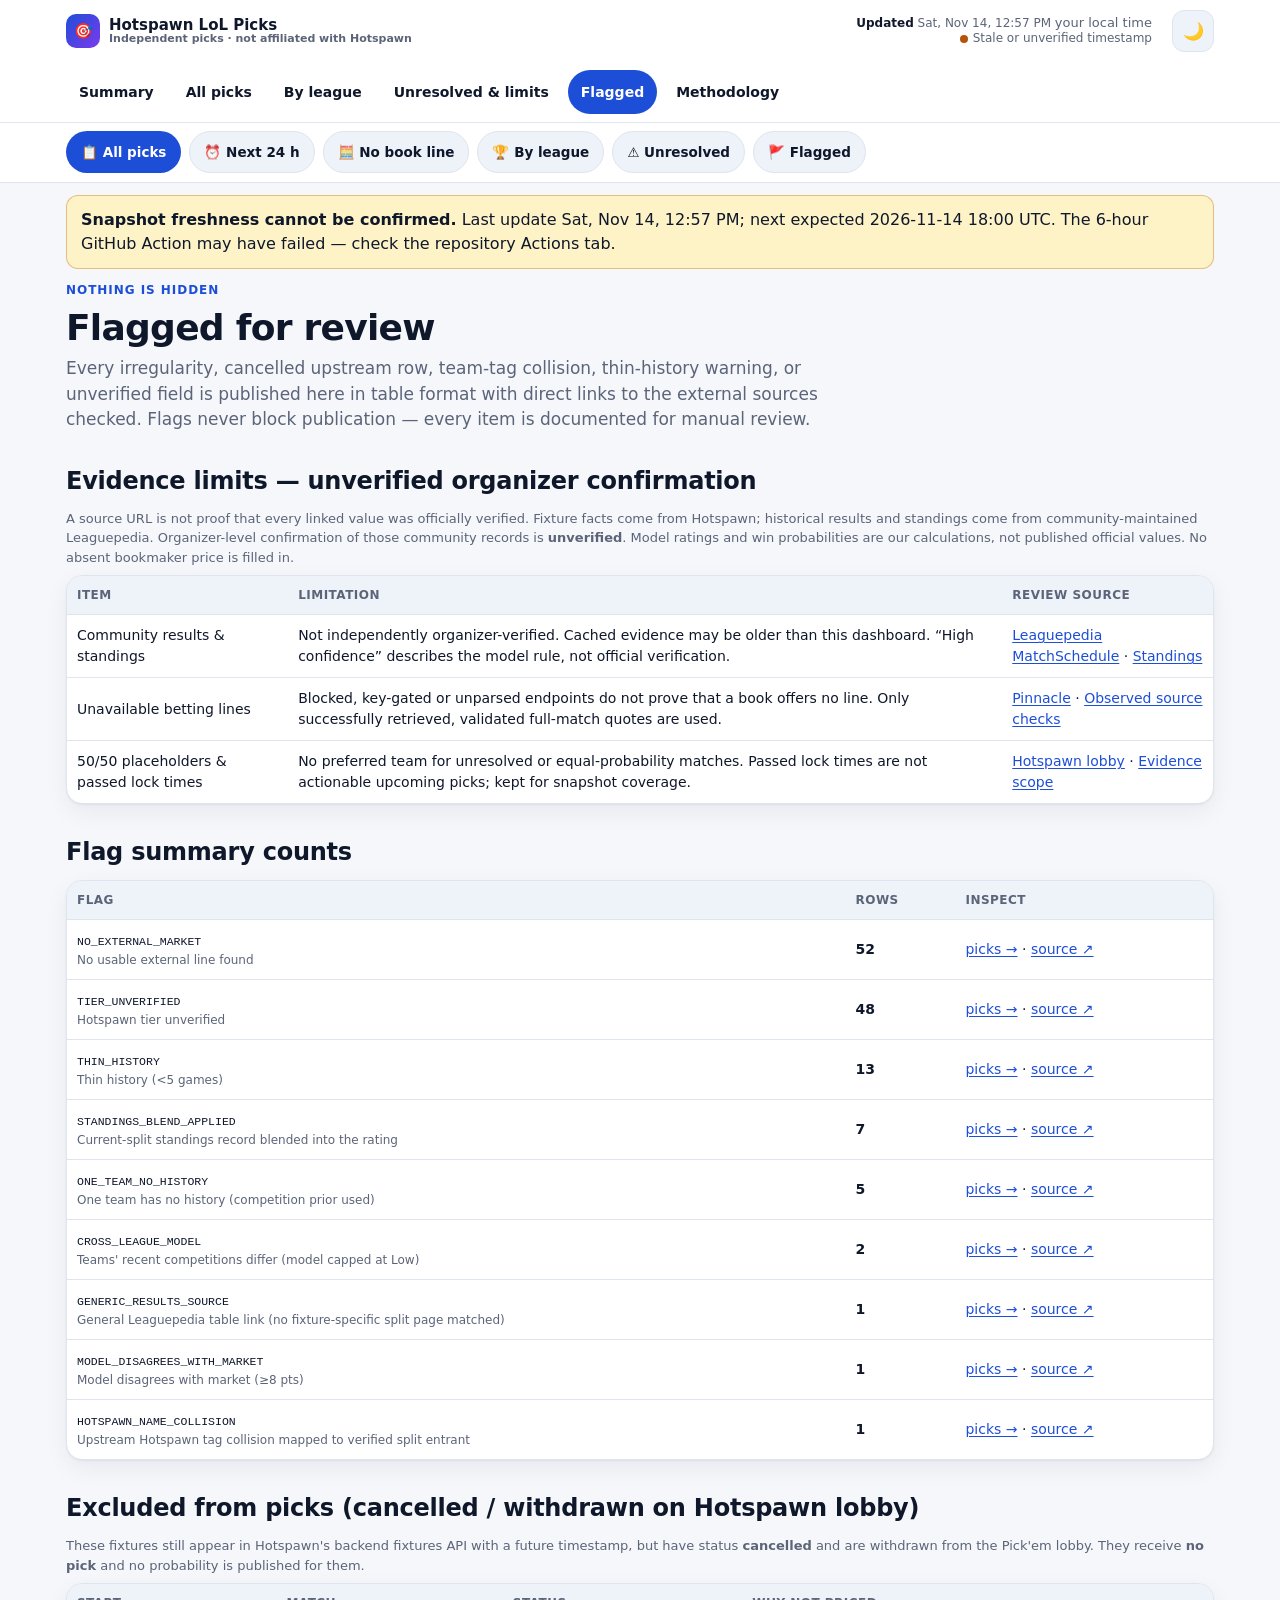
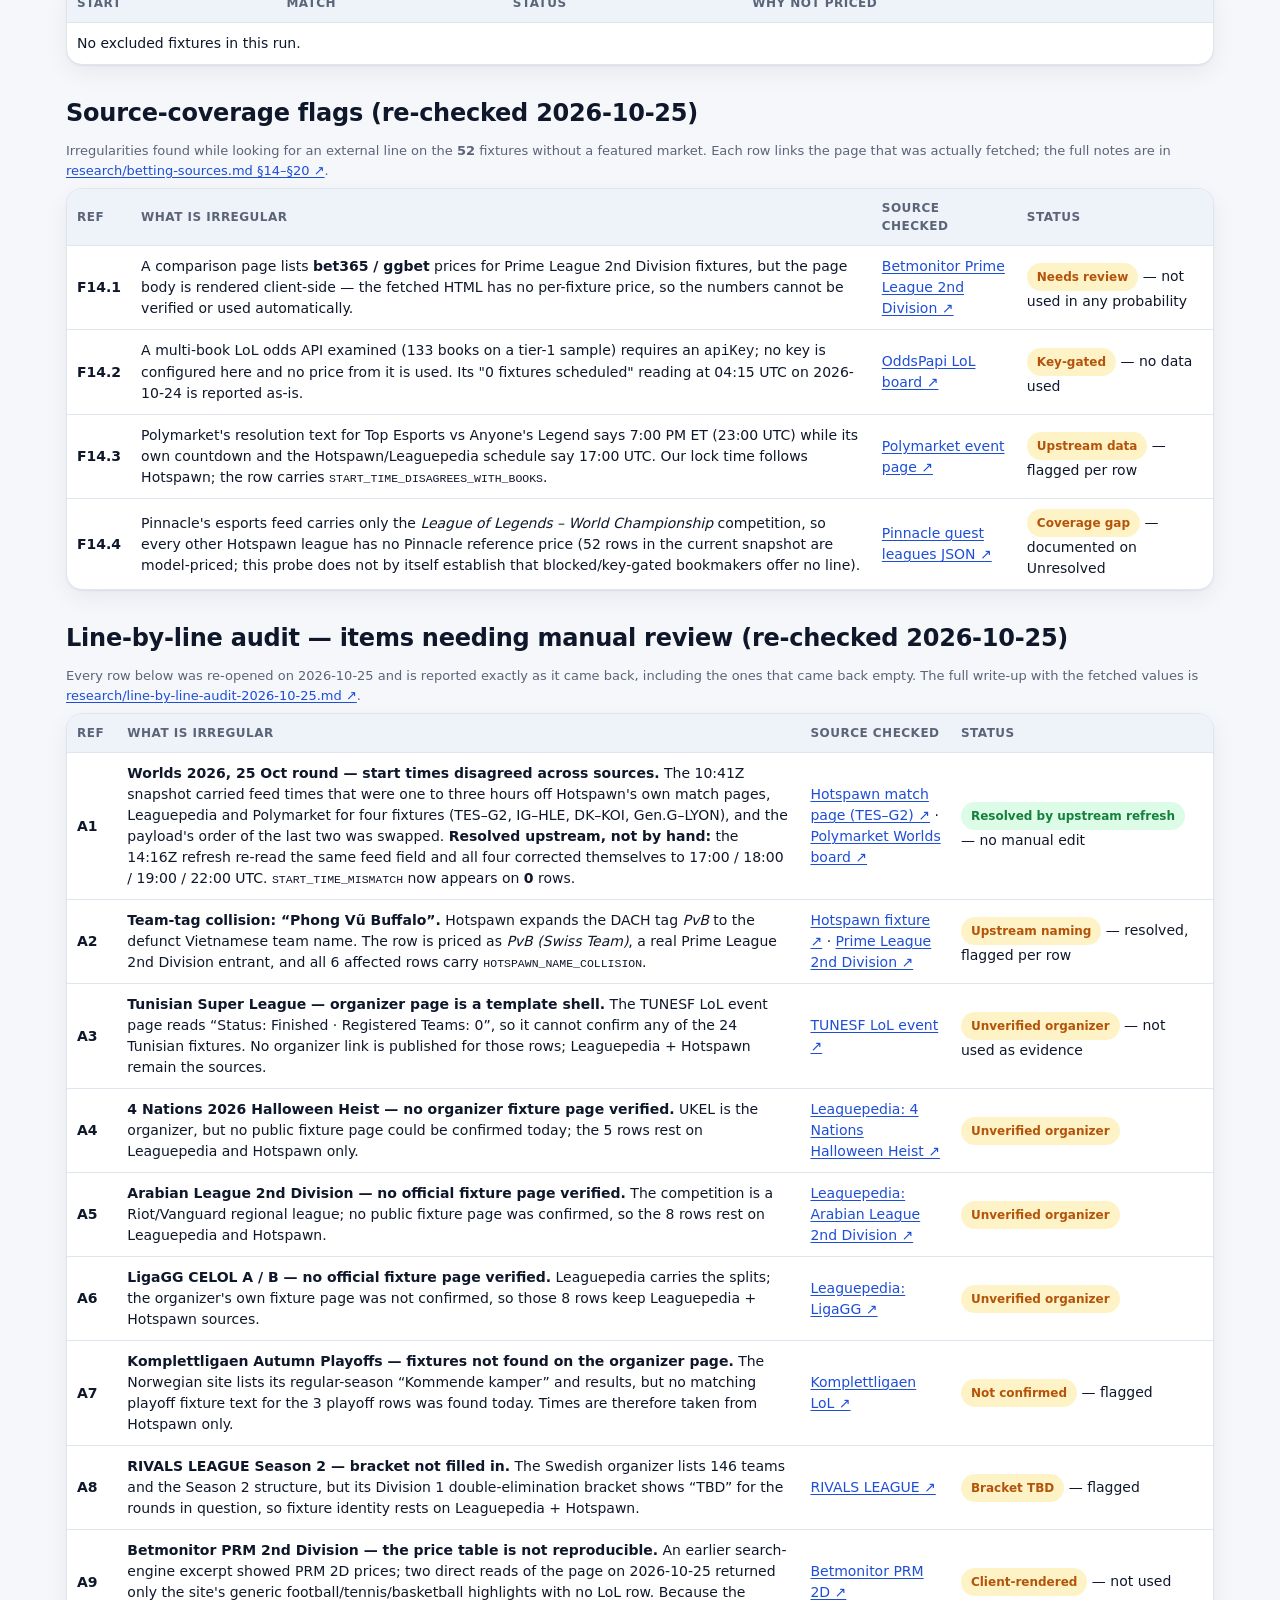
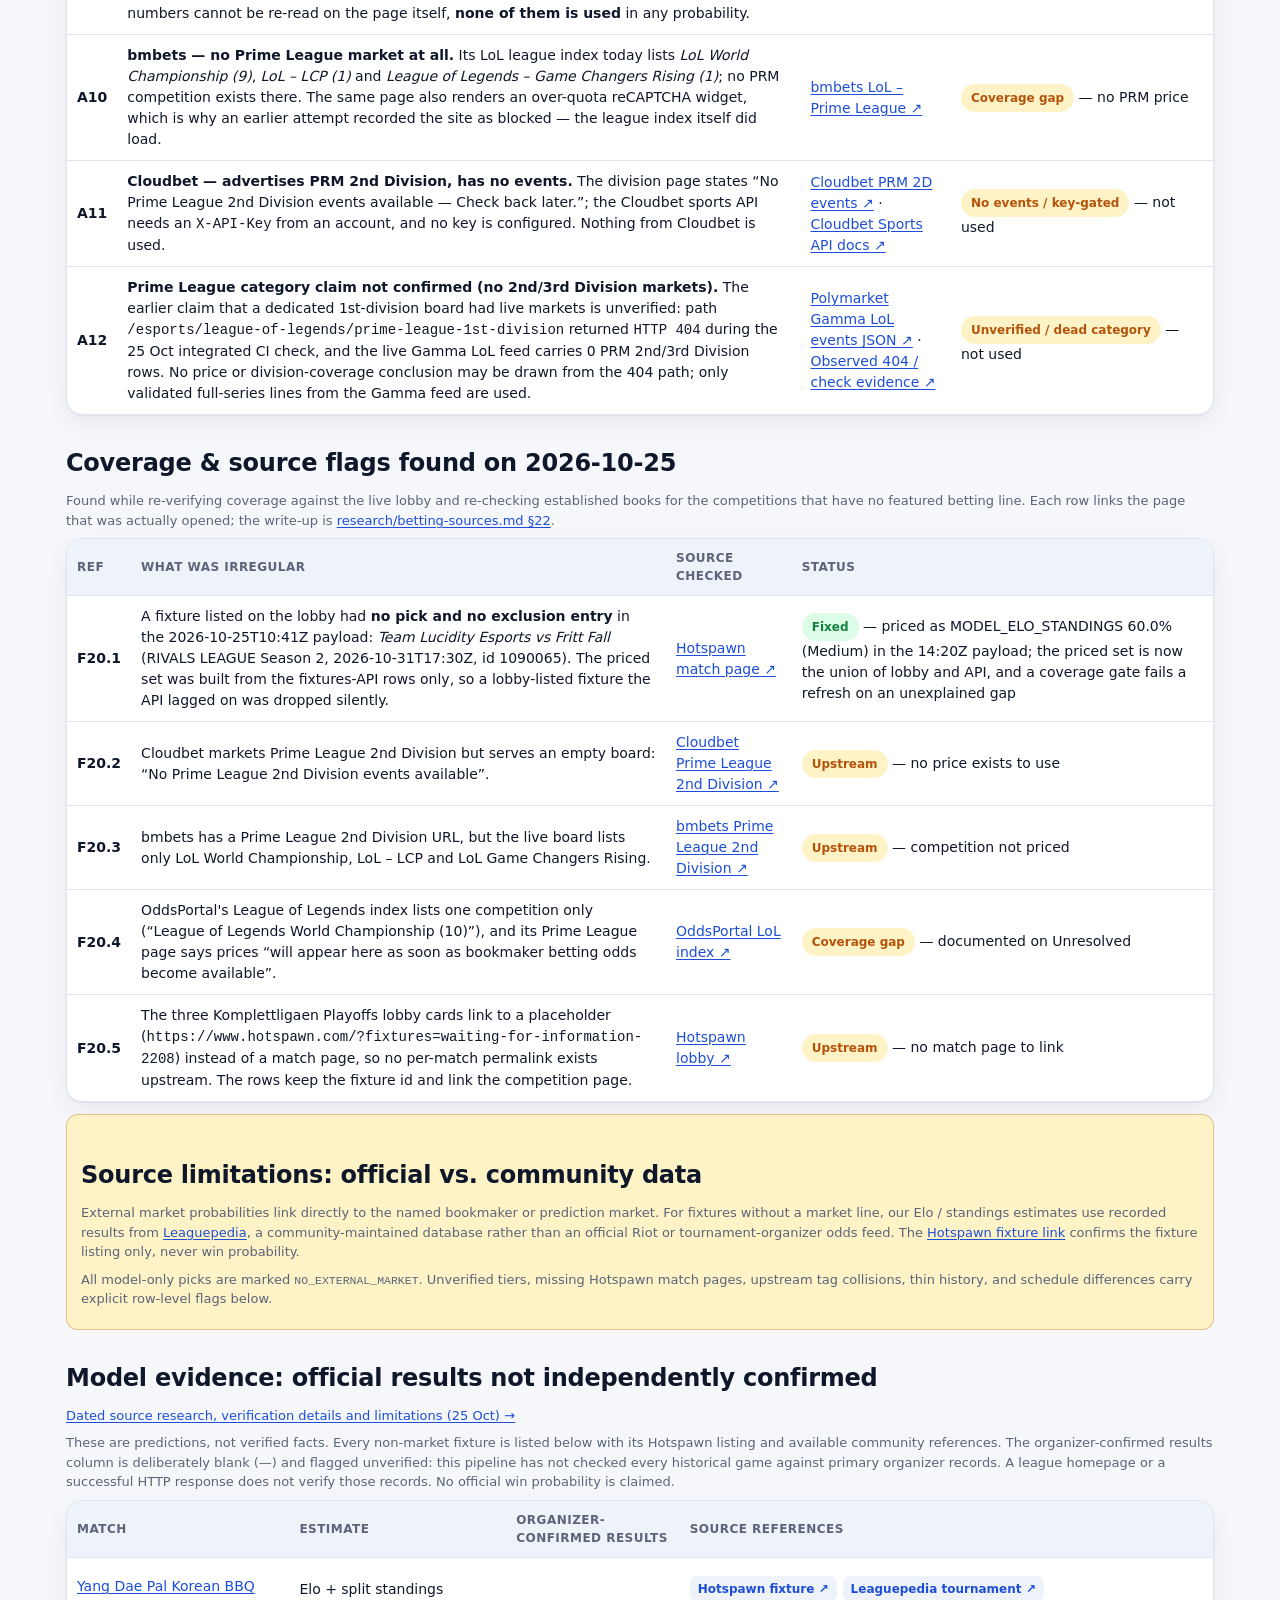
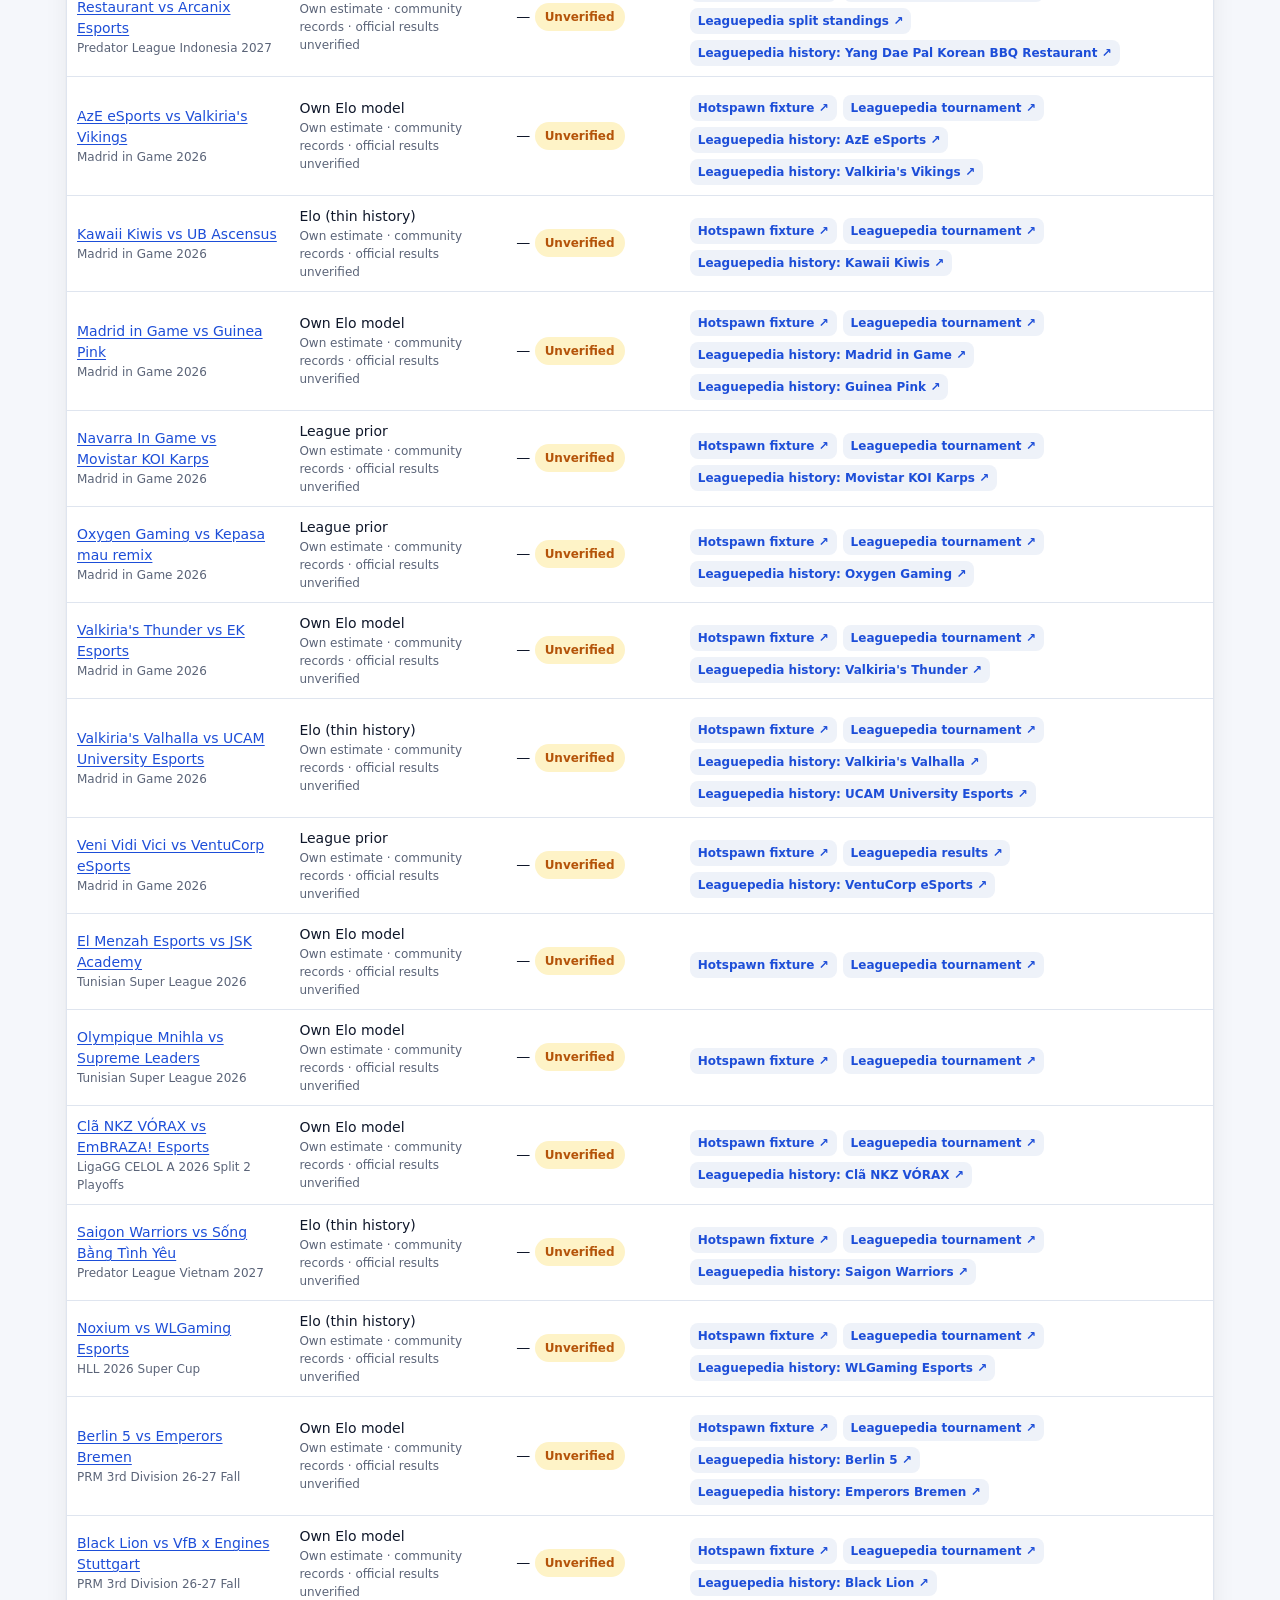
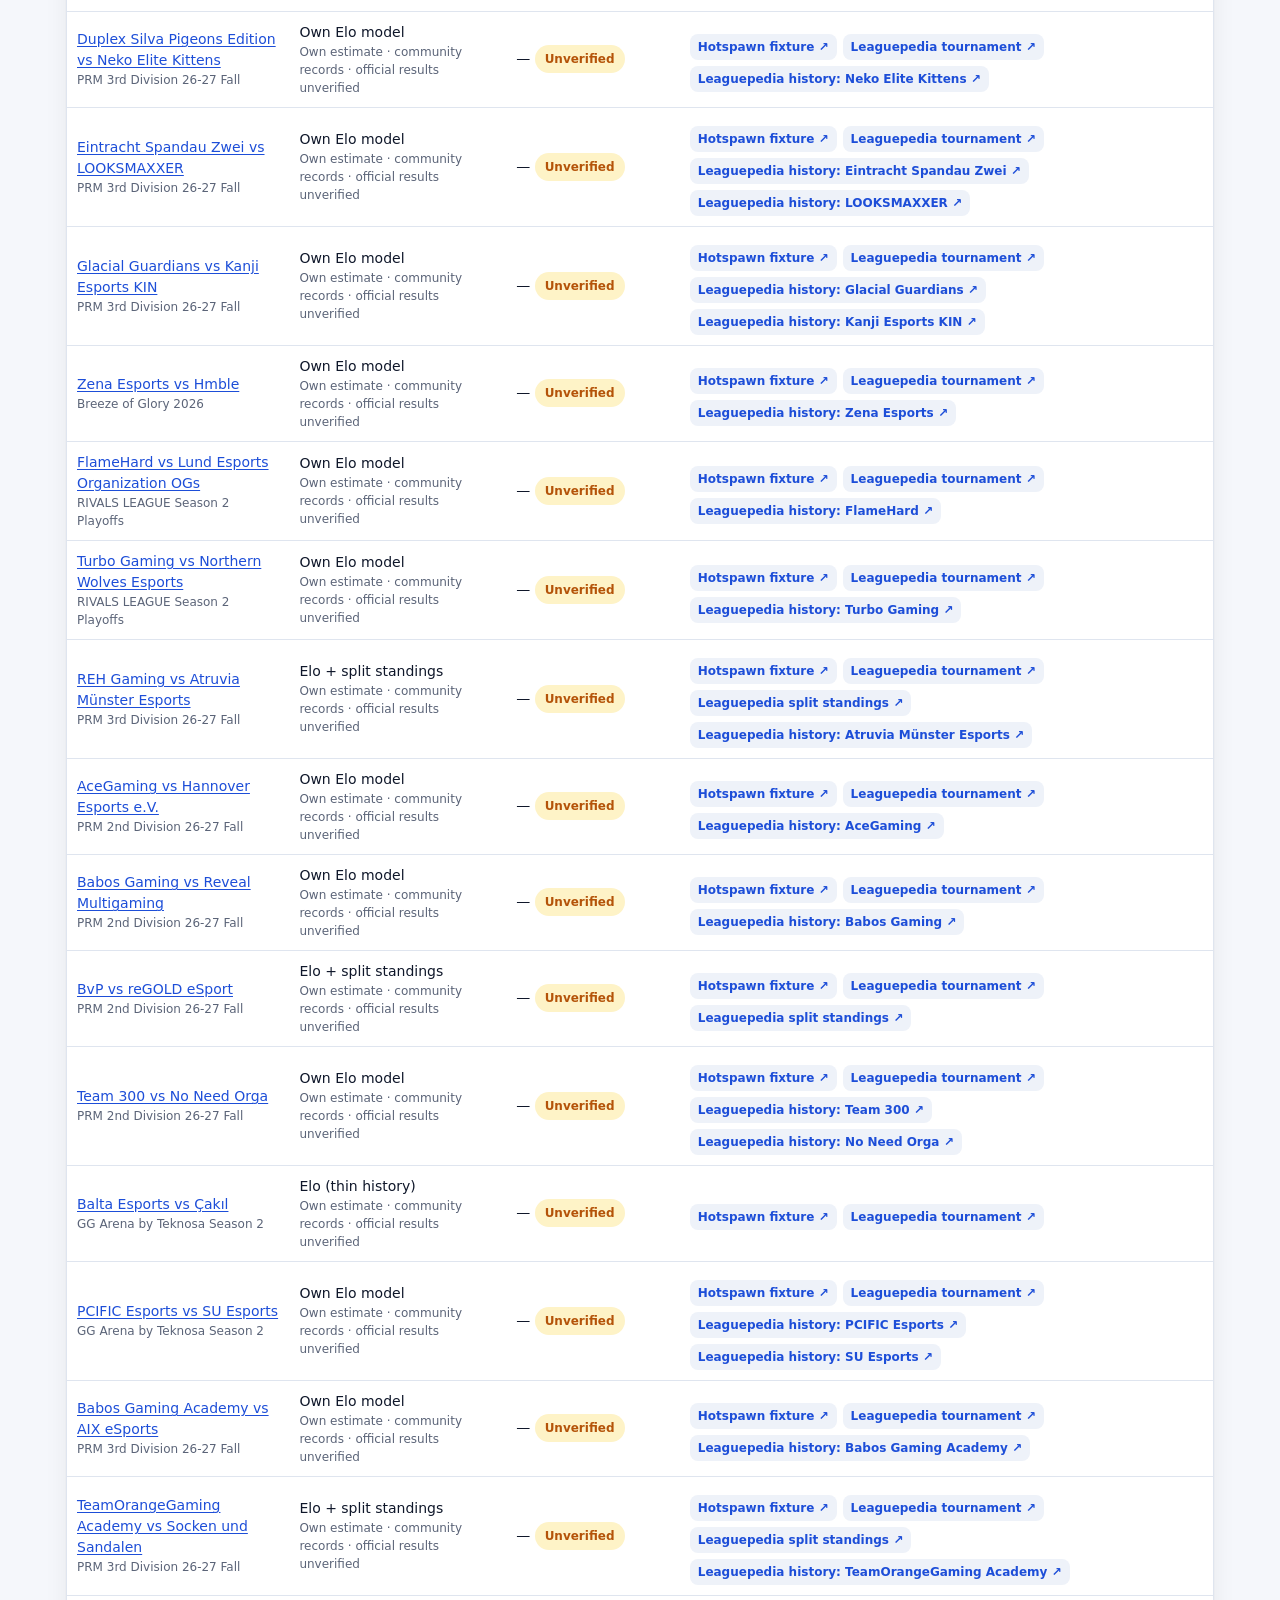
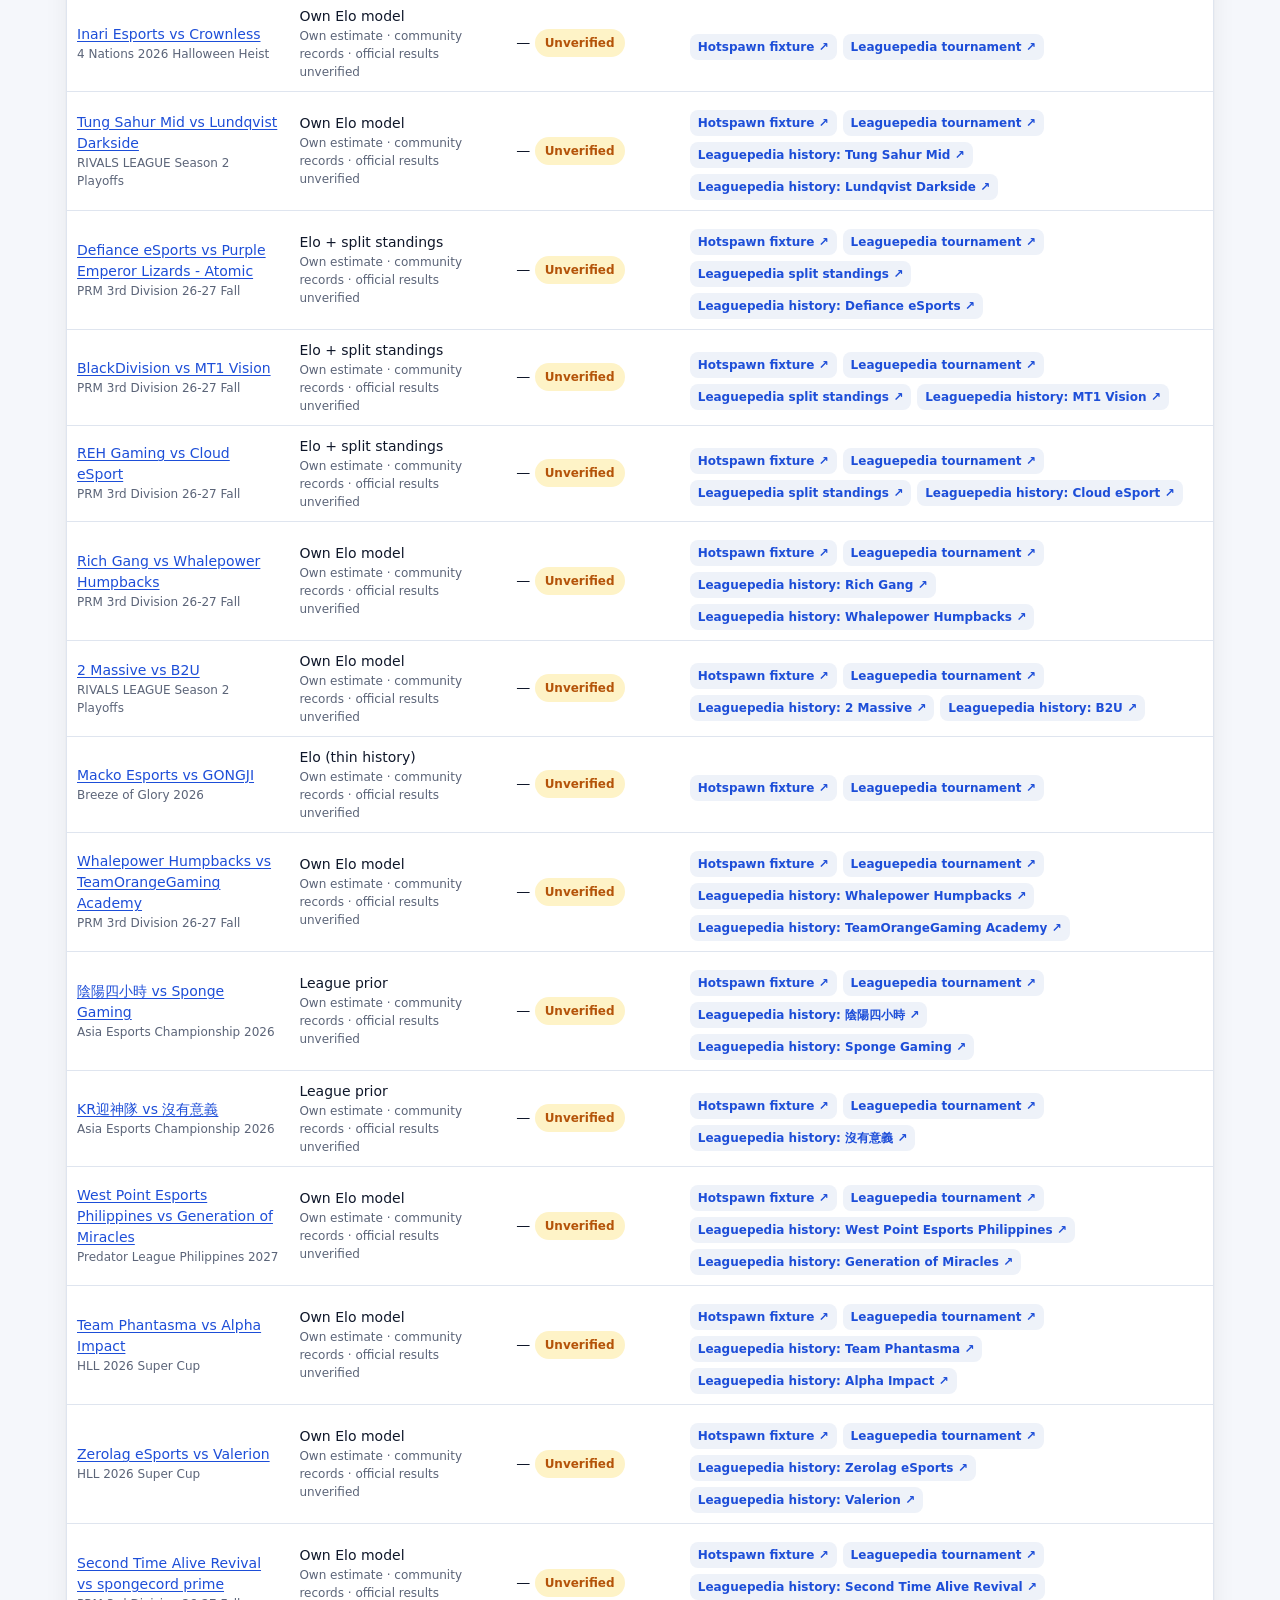
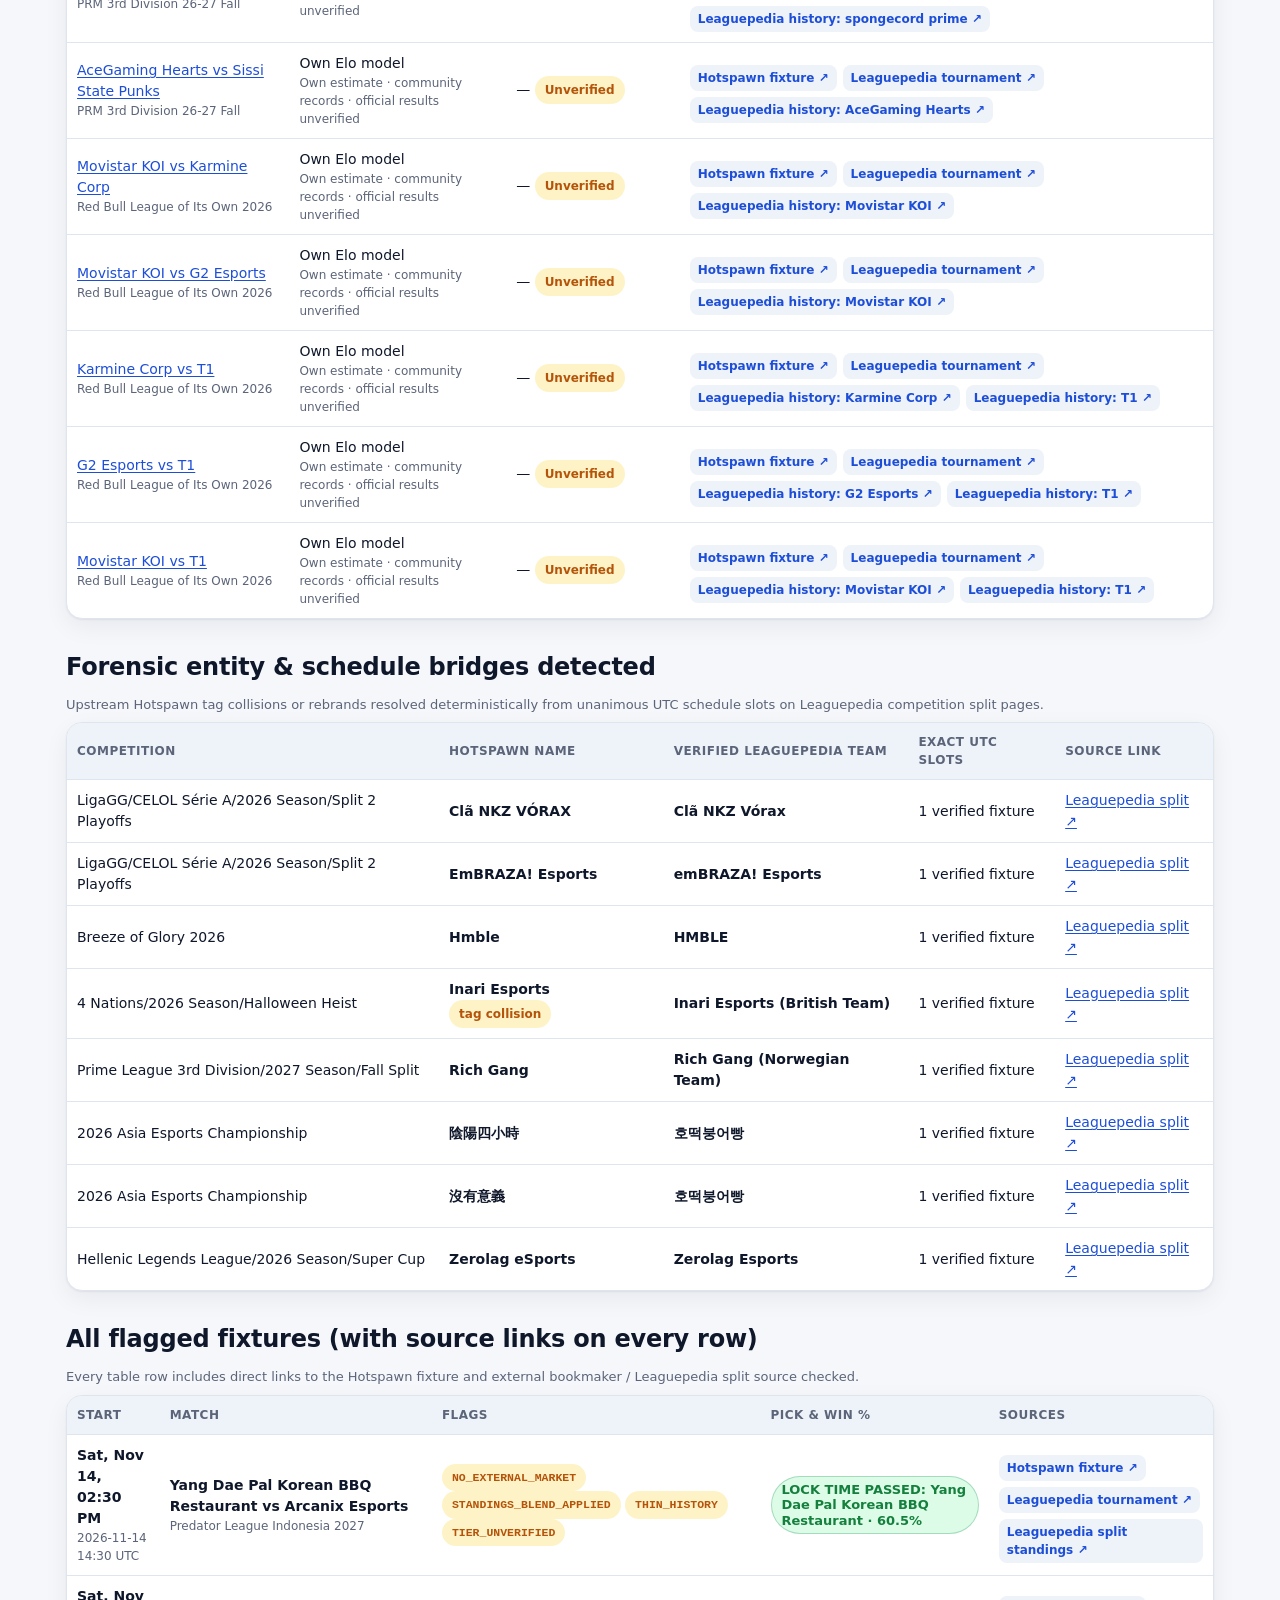
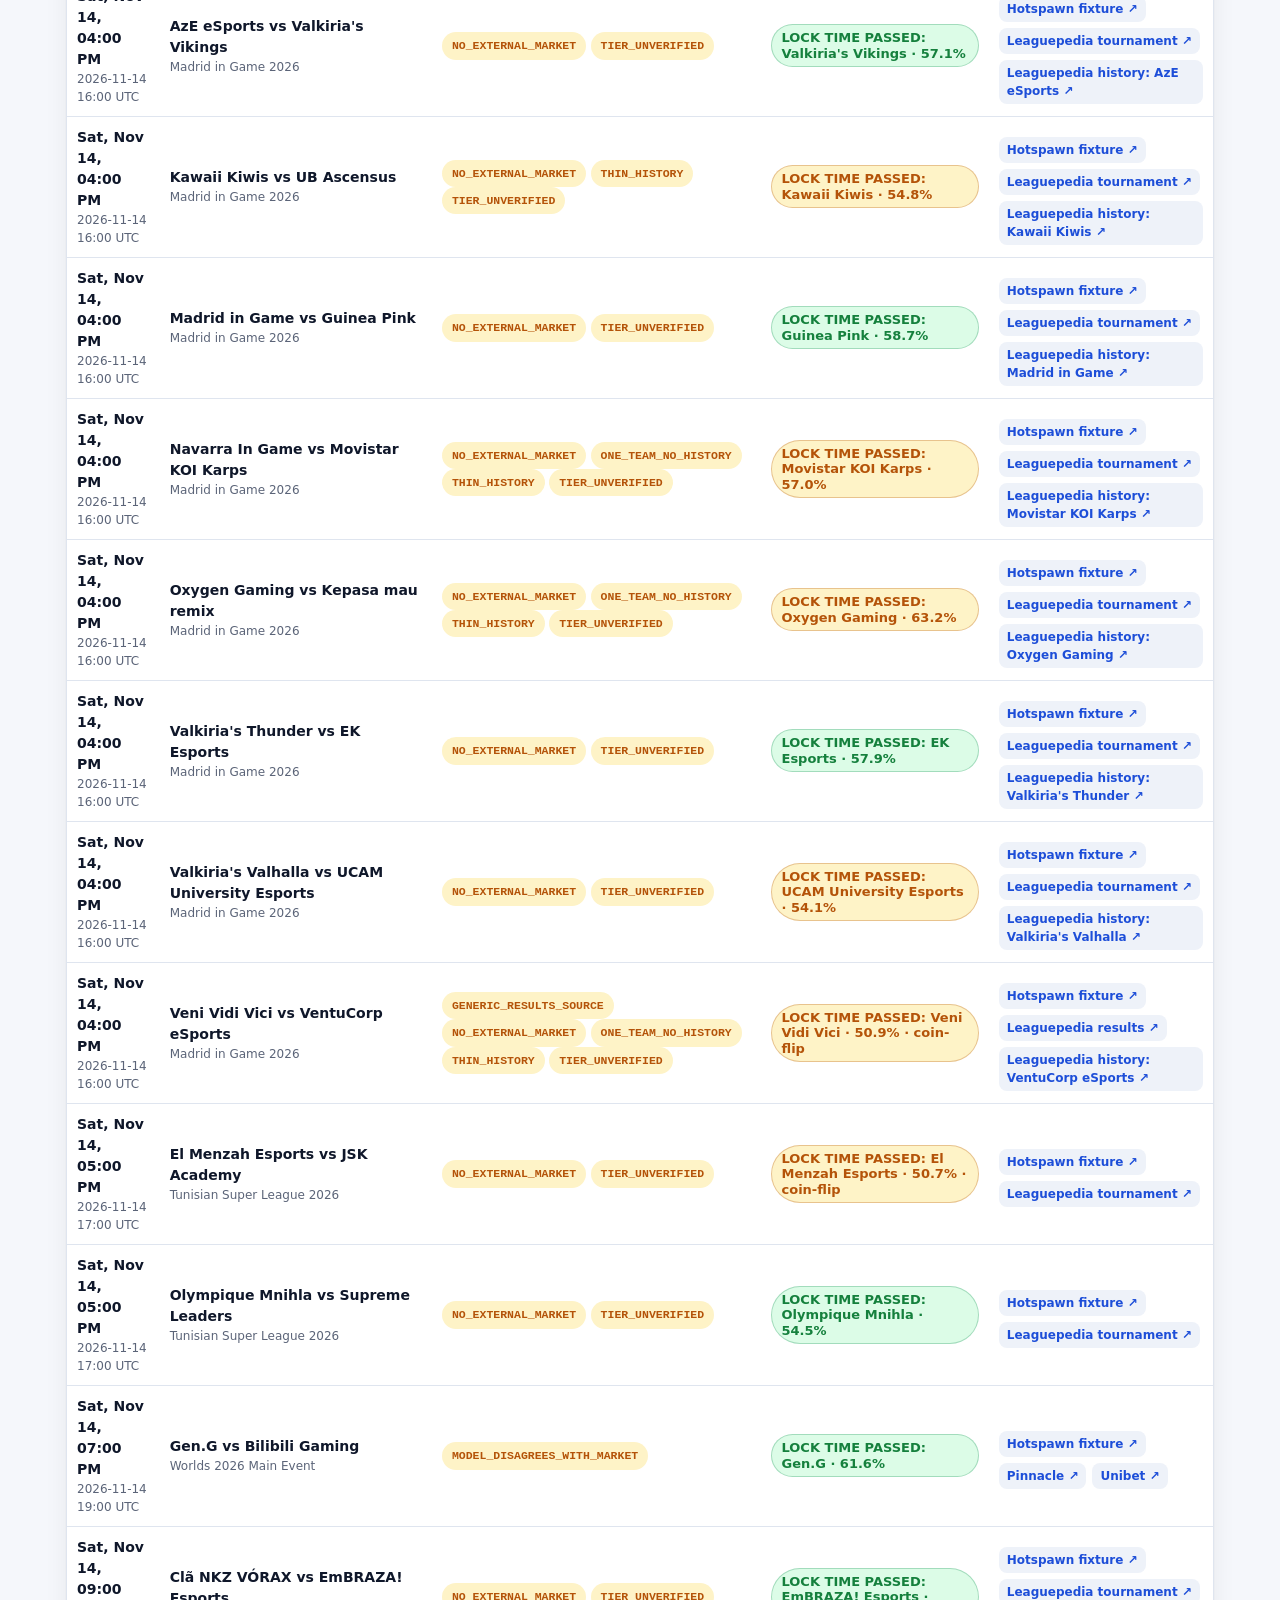
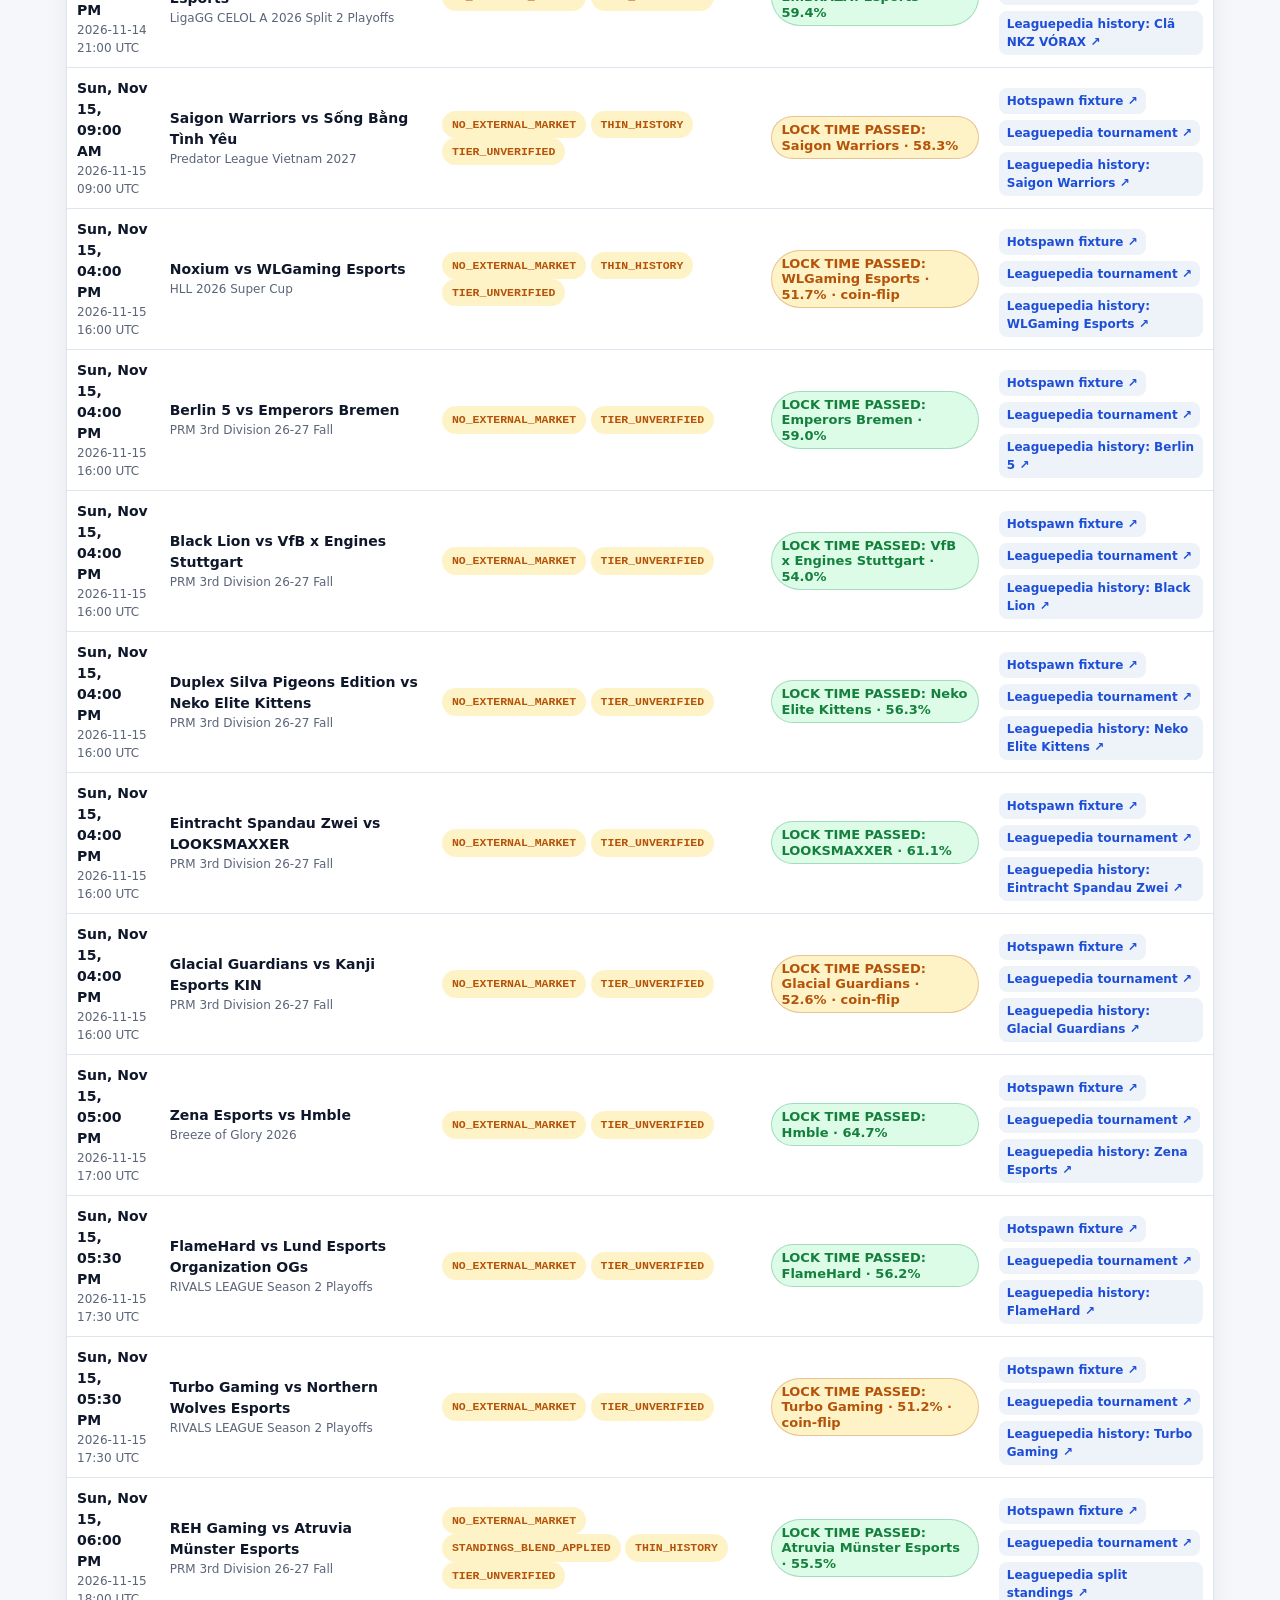
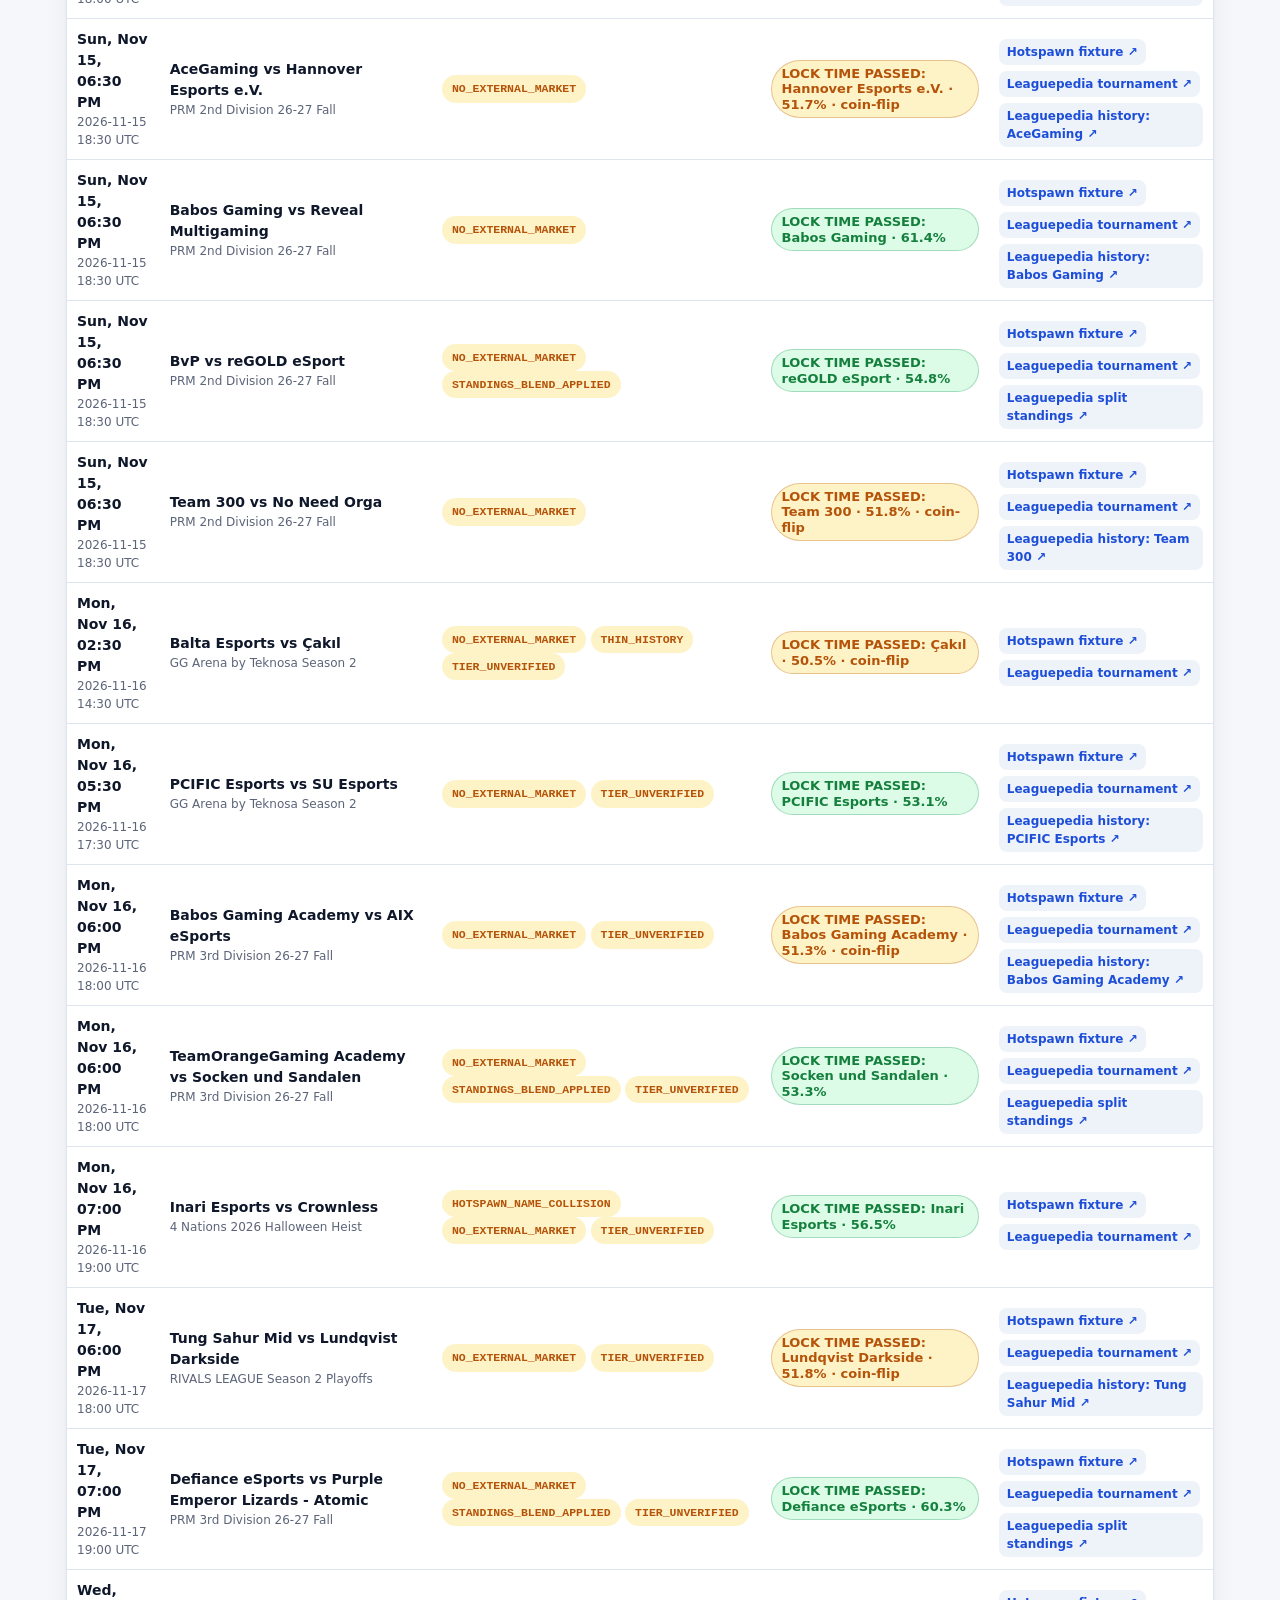
<file: docs/flagged.html>
<!DOCTYPE html>
<html lang="en">
<head>
<meta charset="utf-8">
<meta name="viewport" content="width=device-width, initial-scale=1, viewport-fit=cover">
<meta name="color-scheme" content="light dark">
<title>Flagged for review — Hotspawn LoL Picks</title>
<meta name="description" content="Irregularities and unverified items: excluded cancelled rows, upstream team-tag collisions, schedule bridges, thin history, flex-schedule time shifts and model–market disagreements, every row with source links.">
<meta name="theme-color" content="#0b1220">
<link rel="manifest" href="manifest.webmanifest">
<link rel="apple-touch-icon" href="assets/apple-touch-icon.png">
<meta name="apple-mobile-web-app-title" content="LoL Picks">
<meta name="application-name" content="LoL Picks">
<link rel="stylesheet" href="assets/style.css">
</head>
<body data-page="flagged">
<a class="skip" href="#main">Skip to content</a>

<header class="site-header">
  <div class="header-inner">
    <a class="logo" href="index.html">
      <span class="logo-mark" aria-hidden="true">🎯</span>
      <span class="logo-text">Hotspawn LoL Picks<small>Independent picks · not affiliated with Hotspawn</small></span>
    </a>
    <div class="header-meta">
      <span id="updated">Loading…</span><br>
      <span class="freshness" id="freshness"><span class="dot"></span>checking freshness</span>
    </div>
    <button class="icon-btn" id="theme-toggle" type="button" aria-label="Switch colour theme" title="Switch colour theme">🌙</button>
  </div>
<nav class="top-nav" aria-label="Main">
  <ul>
    <li><a href="index.html" data-nav="summary">Summary</a></li>
    <li><a href="picks.html" data-nav="picks">All picks</a></li>
    <li><a href="leagues.html" data-nav="leagues">By league</a></li>
    <li><a href="unresolved.html" data-nav="unresolved">Unresolved &amp; limits</a></li>
    <li><a href="flagged.html" data-nav="flagged">Flagged</a></li>
    <li><a href="methodology.html" data-nav="methodology">Methodology</a></li>
  </ul>
</nav>
</header>
<nav class="jumpbar" aria-label="Quick jumps">
  <div class="wrap inner">
    <a class="hot" href="picks.html">📋 All picks</a>
    <a href="picks.html?filter=next24">⏰ Next 24 h</a>
    <a href="index.html#nonfeatured">🧮 No book line</a>
    <a href="leagues.html">🏆 By league</a>
    <a href="unresolved.html">⚠️ Unresolved</a>
    <a href="flagged.html">🚩 Flagged</a>
  </div>
</nav>

<main id="main" class="wrap">
  <div id="error-box"></div>
  <div id="freshness-warning" class="hidden"></div>
  <div id="input-health" class="hidden" role="status"></div>

  <p class="eyebrow">Nothing is hidden</p>
  <h1>Flagged for review</h1>
  <p class="lede">
    Every irregularity, cancelled upstream row, team-tag collision, thin-history warning, or unverified field is published here in table format
    with direct links to the external sources checked. Flags never block publication — every item is documented for manual review.
  </p>

  <section id="evidence-limits">
    <h2>Evidence limits — unverified organizer confirmation</h2>
    <p class="small">A source URL is not proof that every linked value was officially verified. Fixture facts come from Hotspawn; historical results and standings come from community-maintained Leaguepedia. Organizer-level confirmation of those community records is <b>unverified</b>. Model ratings and win probabilities are our calculations, not published official values. No absent bookmaker price is filled in.</p>
    <div class="table-wrap"><table>
      <thead><tr><th>Item</th><th>Limitation</th><th>Review source</th></tr></thead>
      <tbody>
        <tr><td data-label="Item">Community results &amp; standings</td><td data-label="Limitation">Not independently organizer-verified. Cached evidence may be older than this dashboard. “High confidence” describes the model rule, not official verification.</td><td data-label="Review source"><a href="https://lol.fandom.com/wiki/Special:CargoTables/MatchSchedule">Leaguepedia MatchSchedule</a> · <a href="https://lol.fandom.com/wiki/Special:CargoTables/Standings">Standings</a></td></tr>
        <tr><td data-label="Item">Unavailable betting lines</td><td data-label="Limitation">Blocked, key-gated or unparsed endpoints do not prove that a book offers no line. Only successfully retrieved, validated full-match quotes are used.</td><td data-label="Review source"><a href="https://guest.api.arcadia.pinnacle.com/0.1/sports/12/leagues?all=false">Pinnacle</a> · <a href="unresolved.html#sources-checked">Observed source checks</a></td></tr>
        <tr><td data-label="Item">50/50 placeholders &amp; passed lock times</td><td data-label="Limitation">No preferred team for unresolved or equal-probability matches. Passed lock times are not actionable upcoming picks; kept for snapshot coverage.</td><td data-label="Review source"><a href="https://play.hotspawn.com/lol-pickems">Hotspawn lobby</a> · <a href="methodology.html#input-freshness">Evidence scope</a></td></tr>
      </tbody>
    </table></div>
  </section>

  <section>
    <h2>Flag summary counts</h2>
    <div class="table-wrap">
      <table>
        <thead><tr><th scope="col">Flag</th><th scope="col">Rows</th><th scope="col">Inspect</th></tr></thead>
        <tbody id="flag-groups">
          <tr><td colspan="3"><div class="loading"><span class="spinner"></span>Loading flags…</div></td></tr>
        </tbody>
      </table>
    </div>
  </section>

  <section id="excluded">
    <h2>Excluded from picks (cancelled / withdrawn on Hotspawn lobby)</h2>
    <p class="small">These fixtures still appear in Hotspawn's backend fixtures API with a future timestamp, but have status <b>cancelled</b> and are withdrawn from the Pick'em lobby. They receive <b>no pick</b> and no probability is published for them.</p>
    <div class="table-wrap">
      <table>
        <thead><tr><th scope="col">Start</th><th scope="col">Match</th><th scope="col">Status</th><th scope="col">Why not priced</th></tr></thead>
        <tbody id="excluded-body"><tr><td colspan="4">Loading…</td></tr></tbody>
      </table>
    </div>
  </section>

  <section id="source-coverage-flags">
    <h2>Source-coverage flags (re-checked 2026-10-25)</h2>
    <p class="small">Irregularities found while looking for an external line on the <b id="flagged-nonmarket-count">non-market</b> fixtures without a featured market. Each row links the
    page that was actually fetched; the full notes are in <a href="https://github.com/karagemop466-tech/LOLHOTSPAWN2/blob/main/research/betting-sources.md" target="_blank" rel="noopener">research/betting-sources.md §14–§20 ↗</a>.</p>
    <div class="table-wrap">
      <table>
        <thead><tr><th scope="col">Ref</th><th scope="col">What is irregular</th><th scope="col">Source checked</th><th scope="col">Status</th></tr></thead>
        <tbody>
          <tr>
            <td data-label="Ref"><b>F14.1</b></td>
            <td data-label="What is irregular">A comparison page lists <b>bet365 / ggbet</b> prices for Prime League 2nd Division fixtures, but the page body is rendered client-side — the fetched HTML has no per-fixture price, so the numbers cannot be verified or used automatically.</td>
            <td data-label="Source checked"><a href="https://www.betmonitor.com/odds-comparison/esports/prime-league-2nd-division/10024464" target="_blank" rel="noopener">Betmonitor Prime League 2nd Division ↗</a></td>
            <td data-label="Status"><span class="chip amber">Needs review</span> — not used in any probability</td>
          </tr>
          <tr>
            <td data-label="Ref"><b>F14.2</b></td>
            <td data-label="What is irregular">A multi-book LoL odds API examined (133 books on a tier-1 sample) requires an <code>apiKey</code>; no key is configured here and no price from it is used. Its "0 fixtures scheduled" reading at 04:15 UTC on 2026-10-24 is reported as-is.</td>
            <td data-label="Source checked"><a href="https://oddspapi.io/sports/esports/lol" target="_blank" rel="noopener">OddsPapi LoL board ↗</a></td>
            <td data-label="Status"><span class="chip amber">Key-gated</span> — no data used</td>
          </tr>
          <tr>
            <td data-label="Ref"><b>F14.3</b></td>
            <td data-label="What is irregular">Polymarket's resolution text for Top Esports vs Anyone's Legend says 7:00 PM ET (23:00 UTC) while its own countdown and the Hotspawn/Leaguepedia schedule say 17:00 UTC. Our lock time follows Hotspawn; the row carries <span class="flag">START_TIME_DISAGREES_WITH_BOOKS</span>.</td>
            <td data-label="Source checked"><a href="https://polymarket.com/event/lol-tes-al-2026-10-24" target="_blank" rel="noopener">Polymarket event page ↗</a></td>
            <td data-label="Status"><span class="chip amber">Upstream data</span> — flagged per row</td>
          </tr>
          <tr>
            <td data-label="Ref"><b>F14.4</b></td>
            <td data-label="What is irregular">Pinnacle's esports feed carries only the <i>League of Legends – World Championship</i> competition, so every other Hotspawn league has no Pinnacle reference price (<span id="flagged-model-count">all non-market</span> rows in the current snapshot are model-priced; this probe does not by itself establish that blocked/key-gated bookmakers offer no line).</td>
            <td data-label="Source checked"><a href="https://guest.api.arcadia.pinnacle.com/0.1/sports/12/leagues" target="_blank" rel="noopener">Pinnacle guest leagues JSON ↗</a></td>
            <td data-label="Status"><span class="chip amber">Coverage gap</span> — documented on Unresolved</td>
          </tr>
        </tbody>
      </table>
    </div>
  </section>

  <section id="audit-2026-10-25">
    <h2>Line-by-line audit — items needing manual review (re-checked 2026-10-25)</h2>
    <p class="small">Every row below was re-opened on 2026-10-25 and is reported exactly as it came back, including the ones
    that came back empty. The full write-up with the fetched values is
    <a href="https://github.com/karagemop466-tech/LOLHOTSPAWN2/blob/main/research/line-by-line-audit-2026-10-25.md" target="_blank" rel="noopener">research/line-by-line-audit-2026-10-25.md ↗</a>.</p>
    <div class="table-wrap">
      <table>
        <thead><tr><th scope="col">Ref</th><th scope="col">What is irregular</th><th scope="col">Source checked</th><th scope="col">Status</th></tr></thead>
        <tbody>
          <tr>
            <td data-label="Ref"><b>A1</b></td>
            <td data-label="What is irregular"><b>Worlds 2026, 25 Oct round — start times disagreed across sources.</b> The 10:41Z snapshot carried feed times
            that were one to three hours off Hotspawn's own match pages, Leaguepedia and Polymarket for four fixtures
            (TES–G2, IG–HLE, DK–KOI, Gen.G–LYON), and the payload's order of the last two was swapped. <b>Resolved upstream,
            not by hand:</b> the 14:16Z refresh re-read the same feed field and all four corrected themselves to 17:00 / 18:00 /
            19:00 / 22:00 UTC. <span class="flag">START_TIME_MISMATCH</span> now appears on <b>0</b> rows.</td>
            <td data-label="Source checked"><a href="https://www.hotspawn.com/matches/top-esports-vs-g2-esports-worlds-2026-main-event-1075816" target="_blank" rel="noopener">Hotspawn match page (TES–G2) ↗</a> ·
            <a href="https://polymarket.com/esports/league-of-legends/worlds" target="_blank" rel="noopener">Polymarket Worlds board ↗</a></td>
            <td data-label="Status"><span class="chip green">Resolved by upstream refresh</span> — no manual edit</td>
          </tr>
          <tr>
            <td data-label="Ref"><b>A2</b></td>
            <td data-label="What is irregular"><b>Team-tag collision: “Phong Vũ Buffalo”.</b> Hotspawn expands the DACH tag <i>PvB</i> to the defunct Vietnamese
            team name. The row is priced as <i>PvB (Swiss Team)</i>, a real Prime League 2nd Division entrant, and all 6 affected
            rows carry <span class="flag">HOTSPAWN_NAME_COLLISION</span>.</td>
            <td data-label="Source checked"><a href="https://www.hotspawn.com/matches/dkb-xperion-nxt-vs-phong-vu-buffalo-prm-2nd-division-26-27-fall-1079031" target="_blank" rel="noopener">Hotspawn fixture ↗</a> ·
            <a href="https://www.primeleague.gg/en/leagues/prm/3227-fall-split-202627" target="_blank" rel="noopener">Prime League 2nd Division ↗</a></td>
            <td data-label="Status"><span class="chip amber">Upstream naming</span> — resolved, flagged per row</td>
          </tr>
          <tr>
            <td data-label="Ref"><b>A3</b></td>
            <td data-label="What is irregular"><b>Tunisian Super League — organizer page is a template shell.</b> The TUNESF LoL event page reads
            “Status: Finished · Registered Teams: 0”, so it cannot confirm any of the 24 Tunisian fixtures. No organizer
            link is published for those rows; Leaguepedia + Hotspawn remain the sources.</td>
            <td data-label="Source checked"><a href="https://esports.tunesf.com/events/tunisian-league-of-legends-super-league" target="_blank" rel="noopener">TUNESF LoL event ↗</a></td>
            <td data-label="Status"><span class="chip amber">Unverified organizer</span> — not used as evidence</td>
          </tr>
          <tr>
            <td data-label="Ref"><b>A4</b></td>
            <td data-label="What is irregular"><b>4 Nations 2026 Halloween Heist — no organizer fixture page verified.</b> UKEL is the organizer, but no public
            fixture page could be confirmed today; the 5 rows rest on Leaguepedia and Hotspawn only.</td>
            <td data-label="Source checked"><a href="https://lol.fandom.com/wiki/4_Nations/2026_Season/Halloween_Heist" target="_blank" rel="noopener">Leaguepedia: 4 Nations Halloween Heist ↗</a></td>
            <td data-label="Status"><span class="chip amber">Unverified organizer</span></td>
          </tr>
          <tr>
            <td data-label="Ref"><b>A5</b></td>
            <td data-label="What is irregular"><b>Arabian League 2nd Division — no official fixture page verified.</b> The competition is a Riot/Vanguard
            regional league; no public fixture page was confirmed, so the 8 rows rest on Leaguepedia and Hotspawn.</td>
            <td data-label="Source checked"><a href="https://lol.fandom.com/wiki/Arabian_League_2nd_Division" target="_blank" rel="noopener">Leaguepedia: Arabian League 2nd Division ↗</a></td>
            <td data-label="Status"><span class="chip amber">Unverified organizer</span></td>
          </tr>
          <tr>
            <td data-label="Ref"><b>A6</b></td>
            <td data-label="What is irregular"><b>LigaGG CELOL A / B — no official fixture page verified.</b> Leaguepedia carries the splits; the organizer's
            own fixture page was not confirmed, so those 8 rows keep Leaguepedia + Hotspawn sources.</td>
            <td data-label="Source checked"><a href="https://lol.fandom.com/wiki/LigaGG" target="_blank" rel="noopener">Leaguepedia: LigaGG ↗</a></td>
            <td data-label="Status"><span class="chip amber">Unverified organizer</span></td>
          </tr>
          <tr>
            <td data-label="Ref"><b>A7</b></td>
            <td data-label="What is irregular"><b>Komplettligaen Autumn Playoffs — fixtures not found on the organizer page.</b> The Norwegian site lists its
            regular-season “Kommende kamper” and results, but no matching playoff fixture text for the 3 playoff rows was
            found today. Times are therefore taken from Hotspawn only.</td>
            <td data-label="Source checked"><a href="https://www.komplettligaen.no/lol/" target="_blank" rel="noopener">Komplettligaen LoL ↗</a></td>
            <td data-label="Status"><span class="chip amber">Not confirmed</span> — flagged</td>
          </tr>
          <tr>
            <td data-label="Ref"><b>A8</b></td>
            <td data-label="What is irregular"><b>RIVALS LEAGUE Season 2 — bracket not filled in.</b> The Swedish organizer lists 146 teams and the Season 2
            structure, but its Division 1 double-elimination bracket shows “TBD” for the rounds in question, so fixture
            identity rests on Leaguepedia + Hotspawn.</td>
            <td data-label="Source checked"><a href="https://www.rivalsleague.gg/lol" target="_blank" rel="noopener">RIVALS LEAGUE ↗</a></td>
            <td data-label="Status"><span class="chip amber">Bracket TBD</span> — flagged</td>
          </tr>
          <tr>
            <td data-label="Ref"><b>A9</b></td>
            <td data-label="What is irregular"><b>Betmonitor PRM 2nd Division — the price table is not reproducible.</b> An earlier search-engine excerpt
            showed PRM 2D prices; two direct reads of the page on 2026-10-25 returned only the site's generic
            football/tennis/basketball highlights with no LoL row. Because the numbers cannot be re-read on the page itself,
            <b>none of them is used</b> in any probability.</td>
            <td data-label="Source checked"><a href="https://www.betmonitor.com/odds-comparison/esports/prime-league-2nd-division/10024464" target="_blank" rel="noopener">Betmonitor PRM 2D ↗</a></td>
            <td data-label="Status"><span class="chip amber">Client-rendered</span> — not used</td>
          </tr>
          <tr>
            <td data-label="Ref"><b>A10</b></td>
            <td data-label="What is irregular"><b>bmbets — no Prime League market at all.</b> Its LoL league index today lists
            <i>LoL World Championship (9)</i>, <i>LoL – LCP (1)</i> and <i>League of Legends – Game Changers Rising (1)</i>; no PRM
            competition exists there. The same page also renders an over-quota reCAPTCHA widget, which is why an earlier
            attempt recorded the site as blocked — the league index itself did load.</td>
            <td data-label="Source checked"><a href="https://www.bmbets.com/e-sports/world/lol---prime-league/" target="_blank" rel="noopener">bmbets LoL – Prime League ↗</a></td>
            <td data-label="Status"><span class="chip amber">Coverage gap</span> — no PRM price</td>
          </tr>
          <tr>
            <td data-label="Ref"><b>A11</b></td>
            <td data-label="What is irregular"><b>Cloudbet — advertises PRM 2nd Division, has no events.</b> The division page states
            “No Prime League 2nd Division events available — Check back later.”; the Cloudbet sports API needs an
            <code>X-API-Key</code> from an account, and no key is configured. Nothing from Cloudbet is used.</td>
            <td data-label="Source checked"><a href="https://www.cloudbet.com/en/esports/league-of-legends/germany-t8205-prime-league-2nd-division?tab=events" target="_blank" rel="noopener">Cloudbet PRM 2D events ↗</a> ·
            <a href="https://cloudbet.github.io/wiki/en/docs/sports/api/" target="_blank" rel="noopener">Cloudbet Sports API docs ↗</a></td>
            <td data-label="Status"><span class="chip amber">No events / key-gated</span> — not used</td>
          </tr>
          <tr>
            <td data-label="Ref"><b>A12</b></td>
            <td data-label="What is irregular"><b>Prime League category claim not confirmed (no 2nd/3rd Division markets).</b> The earlier claim that a dedicated 1st-division board had live markets is unverified: path <code>/esports/league-of-legends/prime-league-1st-division</code> returned <code>HTTP 404</code> during the 25 Oct integrated CI check, and the live Gamma LoL feed carries 0 PRM 2nd/3rd Division rows. No price or division-coverage conclusion may be drawn from the 404 path; only validated full-series lines from the Gamma feed are used.</td>
            <td data-label="Source checked"><a href="https://gamma-api.polymarket.com/events?tag_slug=league-of-legends&amp;active=true&amp;closed=false&amp;limit=200" target="_blank" rel="noopener">Polymarket Gamma LoL events JSON ↗</a> ·
            <a href="https://github.com/karagemop466-tech/LOLHOTSPAWN2/actions/runs/40202840025" target="_blank" rel="noopener">Observed 404 / check evidence ↗</a></td>
            <td data-label="Status"><span class="chip amber">Unverified / dead category</span> — not used</td>
          </tr>
        </tbody>
      </table>
    </div>
  </section>

  <section id="source-coverage-flags-2026-10-25">
    <h2>Coverage &amp; source flags found on 2026-10-25</h2>
    <p class="small">Found while re-verifying coverage against the live lobby and re-checking established books for the
      competitions that have no featured betting line. Each row links the page that was actually opened; the write-up
      is <a href="https://github.com/karagemop466-tech/LOLHOTSPAWN2/blob/main/research/betting-sources.md" target="_blank" rel="noopener">research/betting-sources.md §22</a>.</p>
    <div class="table-wrap">
      <table>
        <thead>
          <tr><th scope="col">Ref</th><th scope="col">What was irregular</th><th scope="col">Source checked</th><th scope="col">Status</th></tr>
        </thead>
        <tbody>
          <tr>
            <td data-label="Ref"><b>F20.1</b></td>
            <td data-label="What was irregular">A fixture listed on the lobby had <b>no pick and no exclusion entry</b> in the 2026-10-25T10:41Z payload:
              <i>Team Lucidity Esports vs Fritt Fall</i> (RIVALS LEAGUE Season 2, 2026-10-31T17:30Z, id 1090065). The priced
              set was built from the fixtures-API rows only, so a lobby-listed fixture the API lagged on was dropped silently.</td>
            <td data-label="Source checked"><a href="https://www.hotspawn.com/matches/team-lucidity-esports-vs-fritt-fall-rivals-league-season-2-1090065" target="_blank" rel="noopener">Hotspawn match page ↗</a></td>
            <td data-label="Status"><span class="chip green">Fixed</span> — priced as MODEL_ELO_STANDINGS 60.0% (Medium) in the 14:20Z payload; the priced set is now the union of lobby and API, and a coverage gate fails a refresh on an unexplained gap</td>
          </tr>
          <tr>
            <td data-label="Ref"><b>F20.2</b></td>
            <td data-label="What was irregular">Cloudbet markets Prime League 2nd Division but serves an empty board: “No Prime League 2nd Division events available”.</td>
            <td data-label="Source checked"><a href="https://www.cloudbet.com/en/esports/league-of-legends/germany-t8205-prime-league-2nd-division" target="_blank" rel="noopener">Cloudbet Prime League 2nd Division ↗</a></td>
            <td data-label="Status"><span class="chip amber">Upstream</span> — no price exists to use</td>
          </tr>
          <tr>
            <td data-label="Ref"><b>F20.3</b></td>
            <td data-label="What was irregular">bmbets has a Prime League 2nd Division URL, but the live board lists only LoL World Championship, LoL – LCP and LoL Game Changers Rising.</td>
            <td data-label="Source checked"><a href="https://www.bmbets.com/e-sports/world/lol---prime-league-2nd-division/" target="_blank" rel="noopener">bmbets Prime League 2nd Division ↗</a></td>
            <td data-label="Status"><span class="chip amber">Upstream</span> — competition not priced</td>
          </tr>
          <tr>
            <td data-label="Ref"><b>F20.4</b></td>
            <td data-label="What was irregular">OddsPortal's League of Legends index lists one competition only (“League of Legends World Championship (10)”), and its Prime League page says prices “will appear here as soon as bookmaker betting odds become available”.</td>
            <td data-label="Source checked"><a href="https://www.oddsportal.com/esports/league-of-legends/" target="_blank" rel="noopener">OddsPortal LoL index ↗</a></td>
            <td data-label="Status"><span class="chip amber">Coverage gap</span> — documented on Unresolved</td>
          </tr>
          <tr>
            <td data-label="Ref"><b>F20.5</b></td>
            <td data-label="What was irregular">The three Komplettligaen Playoffs lobby cards link to a placeholder (<code>https://www.hotspawn.com/?fixtures=waiting-for-information-2208</code>) instead of a match page, so no per-match permalink exists upstream. The rows keep the fixture id and link the competition page.</td>
            <td data-label="Source checked"><a href="https://play.hotspawn.com/lol-pickems" target="_blank" rel="noopener">Hotspawn lobby ↗</a></td>
            <td data-label="Status"><span class="chip amber">Upstream</span> — no match page to link</td>
          </tr>
        </tbody>
      </table>
    </div>
  </section>

  <section id="source-limitations" class="warnbox">
    <h2>Source limitations: official vs. community data</h2>
    <p class="small">External market probabilities link directly to the named bookmaker or prediction market. For fixtures without a market line, our Elo / standings estimates use recorded results from <a href="https://lol.fandom.com/wiki/Special:CargoTables/MatchSchedule" target="_blank" rel="noopener">Leaguepedia</a>, a community-maintained database rather than an official Riot or tournament-organizer odds feed. The <a href="https://play.hotspawn.com/lol-pickems" target="_blank" rel="noopener">Hotspawn fixture link</a> confirms the fixture listing only, never win probability.</p>
    <p class="small">All model-only picks are marked <span class="flag">NO_EXTERNAL_MARKET</span>. Unverified tiers, missing Hotspawn match pages, upstream tag collisions, thin history, and schedule differences carry explicit row-level flags below.</p>
  </section>

  <section id="official-results-audit">
    <h2>Model evidence: official results not independently confirmed</h2>
    <p class="small"><a href="https://github.com/karagemop466-tech/LOLHOTSPAWN2/blob/main/research/source-audit-2026-10-25-c1e74f5e.md" target="_blank" rel="noopener">Dated source research, verification details and limitations (25 Oct) →</a></p>
    <p class="small">These are predictions, not verified facts. Every non-market fixture is listed below with its Hotspawn listing and available community references. The organizer-confirmed results column is deliberately blank (—) and flagged unverified: this pipeline has not checked every historical game against primary organizer records. A league homepage or a successful HTTP response does not verify those records. No official win probability is claimed.</p>
    <div class="table-wrap"><table>
      <thead><tr><th scope="col">Match</th><th scope="col">Estimate</th><th scope="col">Organizer-confirmed results</th><th scope="col">Source references</th></tr></thead>
      <tbody id="official-results-body"><tr><td colspan="4">Loading evidence audit…</td></tr></tbody>
    </table></div>
  </section>

  <section>
    <h2>Forensic entity &amp; schedule bridges detected</h2>
    <p class="small">Upstream Hotspawn tag collisions or rebrands resolved deterministically from unanimous UTC schedule slots on Leaguepedia competition split pages.</p>
    <div class="table-wrap">
      <table>
        <thead><tr><th scope="col">Competition</th><th scope="col">Hotspawn name</th><th scope="col">Verified Leaguepedia team</th><th scope="col">Exact UTC slots</th><th scope="col">Source link</th></tr></thead>
        <tbody id="bridges-body">
          <tr><td colspan="5"><div class="loading"><span class="spinner"></span>Loading entity audit…</div></td></tr>
        </tbody>
      </table>
    </div>
  </section>

  <section>
    <h2>All flagged fixtures (with source links on every row)</h2>
    <p class="small">Every table row includes direct links to the Hotspawn fixture and external bookmaker / Leaguepedia split source checked.</p>
    <div class="table-wrap">
      <table>
        <thead><tr><th scope="col">Start</th><th scope="col">Match</th><th scope="col">Flags</th><th scope="col">Pick &amp; Win %</th><th scope="col">Sources</th></tr></thead>
        <tbody id="flagged-body">
          <tr><td colspan="5"><div class="loading"><span class="spinner"></span>Loading…</div></td></tr>
        </tbody>
      </table>
    </div>
  </section>

  <section>
    <h2>What each flag means</h2>
    <div class="card">
      <dl class="kv small">
        <dt><span class="flag">HOTSPAWN_NAME_COLLISION</span></dt><dd>Hotspawn expands an abbreviated team tag to a different/defunct team (e.g. <i>Phong Vũ Buffalo</i> for DACH entrant <i>PvB (Swiss Team)</i> in PRM 2nd Division); priced using the verified split entrant.</dd>
        <dt><span class="flag">HOTSPAWN_ENTITY_MISMATCH</span></dt><dd>Hotspawn's upstream feed mapped a team tag to an unrelated defunct/foreign team; verified via unanimous exact UTC schedule slots on Leaguepedia.</dd>
        <dt><span class="flag">NAME_BRIDGED_VIA_SCHEDULE</span></dt><dd>Rebranded/acronym team name matched to its Leaguepedia split entrant via 2+ exact UTC schedule slots in the same competition.</dd>
        <dt><span class="flag">LEAGUEPEDIA_TIME_TBD</span></dt><dd>Leaguepedia records the split matchup without a confirmed timestamp yet; Hotspawn's epoch timestamp governs pick lock.</dd>
        <dt><span class="flag">NO_EXTERNAL_MARKET</span></dt><dd>No bookmaker or prediction-market line was found for this fixture, so the pick comes from our Elo/standings model (or is unresolved).</dd>
        <dt><span class="flag">NO_TEAM_HISTORY</span></dt><dd>Neither team has recorded games or split standings; published as an explicit 50/50 placeholder.</dd>
        <dt><span class="flag">ONE_TEAM_NO_HISTORY</span></dt><dd>One side has no usable history, so the model substitutes the competition median or tier prior and shrinks toward 50/50.</dd>
        <dt><span class="flag">THIN_HISTORY</span></dt><dd>Fewer than five recorded games in 365 days for at least one team — confidence is capped.</dd>
        <dt><span class="flag">CROSS_LEAGUE_MODEL</span></dt><dd>The two teams' recent competitions differ across ecosystem tiers; confidence is capped at Low.</dd>
        <dt><span class="flag">STANDINGS_BLEND_APPLIED</span></dt><dd>The side had only a thin Elo history, so its current-split record in this same competition was blended into the rating (method <span class="flag">MODEL_ELO_STANDINGS</span>). The split record is weighted by how many decided series it contains, capped at 60% of the rating, and the row is capped at Medium confidence.</dd>
        <dt><span class="flag">MODEL_DISAGREES_WITH_MARKET</span></dt><dd>The model differs from the external bookmaker consensus by ≥8 percentage points in the same competition. Published pick follows the market; gap is shown.</dd>
        <dt><span class="flag">MARKET_DISAGREEMENT</span></dt><dd>Independent bookmaker/market sources disagree by more than 10 probability points.</dd>
        <dt><span class="flag">START_TIME_DISAGREES_WITH_BOOKS</span></dt><dd>A bookmaker's listed start time differs from Hotspawn's epoch timestamp by &gt;90 minutes.</dd>
        <dt><span class="flag">START_TIME_MISMATCH</span></dt><dd>Hotspawn and Leaguepedia differ on start time by &gt;30 minutes (common on flex-scheduled amateur matches; Hotspawn governs pick lock).</dd>
        <dt><span class="flag">NO_HOTSPAWN_MATCH_PAGE</span></dt><dd>Hotspawn's API lists the fixture without a standalone permalink; links point cleanly to the official lobby instead of a 404.</dd>
        <dt><span class="flag">TIER_UNVERIFIED</span></dt><dd>Hotspawn still marks the competition tier as "waiting for information".</dd>
        <dt><span class="flag">GENERIC_RESULTS_SOURCE</span></dt><dd>No fixture-specific Leaguepedia competition page was matched for this model row; its recorded-results source link is a general Leaguepedia table.</dd>
        <dt><span class="flag">NO_VERIFIED_SIGNAL</span></dt><dd>No external market, no Elo history, and no standings — explicit 50/50 placeholder.</dd>
      </dl>
    </div>
  </section>

  <section>
    <h2>Source status for this update</h2>
    <div class="table-wrap">
      <table>
        <thead><tr><th scope="col">Source</th><th scope="col">Status</th><th scope="col">Rows</th><th scope="col">Note</th></tr></thead>
        <tbody id="sources-status">
          <tr><td colspan="4"><div class="loading"><span class="spinner"></span>Loading source status…</div></td></tr>
        </tbody>
      </table>
    </div>
  </section>

  <section>
    <h2>Checked but unavailable</h2>
    <p class="small">Sportsbooks and data providers tested programmatically and confirmed unavailable without paid keys or blocked to CI IPs.</p>
    <div class="table-wrap">
      <table>
        <thead><tr><th scope="col">Provider</th><th scope="col">Observed</th><th scope="col">Consequence</th></tr></thead>
        <tbody id="checked-unavailable">
          <tr><td colspan="3"><div class="loading"><span class="spinner"></span>Loading…</div></td></tr>
        </tbody>
      </table>
    </div>
  </section>

  <div class="loading"><span class="spinner"></span>Loading flagged data…</div>
</main>

  <section id="external-line-found">
    <h2>External line found on fixtures we price with our model (researched 2026-10-25)</h2>
    <p class="small">
      A fresh pass over established LoL betting sites, esportsbooks and esports betting lines found one odds
      comparison board — <a href="https://oddsdigger.com/e-sports/league-of-legends/upcoming" target="_blank" rel="noopener">OddsDigger's upcoming-LoL board ↗</a>
      — that publishes a two-way <b>series winner</b> price for two fixtures none of our four production feeds
      (Pinnacle, Unibet/Kambi, Bovada, Polymarket) price. Every earlier probe reported zero such sources, so this
      is a change worth reading. Both rows were opened and read by hand on 2026-10-25; the named books on the page
      are bet365, LuckyMate, Copybet, 10Bet and Spreadex. Prices shown are the best available per side, so the
      implied probabilities are normalised by their sum rather than de-vigged against a single overround.
      <b>Neither number is used in any published probability</b> — one of the two rows contradicts independent
      evidence, and the board was separately caught listing the same Worlds fixture twice with opposite
      favourites (F24.3), so the source is not promoted. Full write-up:
      <a href="methodology.html">Methodology</a> (full write-up: <code>research/betting-sources.md</code> §26 in the repository).
    </p>
    <div class="table-wrap">
      <table>
        <thead><tr><th scope="col">Ref</th><th scope="col">Fixture (as published)</th><th scope="col">OddsDigger line</th><th scope="col">Our published pick</th><th scope="col">Independent cross-check</th><th scope="col">Status</th></tr></thead>
        <tbody>
          <tr>
            <td data-label="Ref"><b>F24.1</b></td>
            <td data-label="Fixture (as published)"><b>Mental Rush vs Vitality Rising Bees</b><br><span class="sub">LGC Rising 2026 Playoffs · 2026-10-27 17:00 UTC · BO5</span></td>
            <td data-label="OddsDigger line">Vitality Rising Bees 7/17 · Mental Rush 8/5 → <b>64.8% / 35.2%</b><br>
              <a href="https://oddsdigger.com/e-sports/vitality-rising-bees-vs-mental-rush-23670799" target="_blank" rel="noopener">event page ↗</a></td>
            <td data-label="Our published pick">Vitality Rising Bees <b>64.5%</b> (MARKET_SINGLE from Polymarket)</td>
            <td data-label="Independent cross-check">Agrees within 0.3 pts. This row <i>confirms</i> the published pick.</td>
            <td data-label="Status"><span class="chip green">Corroborated</span> — no change needed</td>
          </tr>
          <tr>
            <td data-label="Ref"><b>F24.2</b></td>
            <td data-label="Fixture (as published)"><b>Ground Zero Gaming vs Frank Esports</b><br><span class="sub">LCP 2027 Promotion · 2026-11-11 09:00 UTC · BO5</span></td>
            <td data-label="OddsDigger line">Ground Zero 1/67 · Frank Esports 22/3 → <b>89.1% / 10.9%</b><br>
              <a href="https://oddsdigger.com/e-sports/ground-zero-vs-frank-esports-23662613" target="_blank" rel="noopener">event page ↗</a></td>
            <td data-label="Our published pick">Frank Esports <b>61.7%</b> (MODEL_ELO, Elo 1519 v 1642)</td>
            <td data-label="Independent cross-check"><b>Direction conflict.</b>
              <a href="https://egamersworld.com/lol/match/eDTgthgYk/ground-zero-gaming-vs-frank-esports-wvOLKhrveF" target="_blank" rel="noopener">eGamersWorld ↗</a>
              rates Frank Esports above Ground Zero (530 v 448, 0–4 head-to-head, 7 v 2 wins in the last 10) and shows
              no live price (1.80 / 1.80 placeholder);
              <a href="https://rft.gg/match/71696-ground-zero-gaming-vs-frank-esports-2026-11-11" target="_blank" rel="noopener">rft.gg ↗</a>
              records 0–9 head-to-head for Ground Zero.
              <a href="https://lol.fandom.com/wiki/PCS/2026_Season/Summer_Season" target="_blank" rel="noopener">Leaguepedia ↗</a>
              has Frank Esports as PCS 2026 Summer runner-up.</td>
            <td data-label="Status"><span class="chip red">Needs review</span> — pick left on our model, line published but unused</td>
          </tr>
          <tr>
            <td data-label="Ref"><b>F24.3</b></td>
            <td data-label="Fixture (as published)"><b>Top Esports vs G2 Esports</b><br><span class="sub">Worlds 2026 Main Event · 2026-10-25 17:00 UTC — already priced by Pinnacle + Unibet</span></td>
            <td data-label="OddsDigger line">The board lists this fixture <b>twice, under the same title, with opposite favourites</b>:
              <a href="https://oddsdigger.com/e-sports/g2-esports-vs-topsports-23672375" target="_blank" rel="noopener">event 23672375 ↗</a> 12/11 v 19/25 → G2 <b>47.8%</b>, but
              <a href="https://oddsdigger.com/e-sports/g2-esports-vs-topsports-23672755" target="_blank" rel="noopener">event 23672755 ↗</a> 8/11 v 1/1 → G2 <b>57.9%</b>.
              Both anchors read <i>"G2 Esports vs Topsports betting odds"</i>.</td>
            <td data-label="Our published pick">G2 Esports <b>54.8%</b> (MARKET_CONSENSUS: Pinnacle 3.06/1.7353 + Unibet 2.08/1.67)</td>
            <td data-label="Independent cross-check">Our consensus sits between the board's two contradictory entries and agrees with the second. Recorded by the CI probe
              <code>data/diag/line_probe.json</code> (run 40202775347, checked 2026-10-25T14:37:27Z, HTTP 200, 212 KB, 14 two-way prices read, 9 matched to published fixtures, <b>1</b> of them previously unpriced &mdash; F24.2).</td>
            <td data-label="Status"><span class="chip amber">Board is internally inconsistent</span> — the reason the source is not trusted automatically</td>
          </tr>
          <tr>
            <td data-label="Ref"><b>F24.4</b></td>
            <td data-label="Fixture (as published)"><b>A cited source page turned out to be dead</b><br><span class="sub">Polymarket Prime League 1st Division — caught by the merged-branch pipeline, 2026-10-25</span></td>
            <td data-label="OddsDigger line">The citation
              <code>https://polymarket.com/esports/league-of-legends/prime-league-1st-division</code> was published on
              this page asserting a 1st-division board exists. The verifier's link check (rule <b>X1</b>) returned
              <b>404</b> for it on the CI runner (run 40203644697), and opening it by hand returns Polymarket's own
              <i>“Page not found”</i> page. Row <b>A12</b> above was corrected for the same 404 independently, in the
              same session, from the Gamma feed; this row records the second, separate line of evidence below.</td>
            <td data-label="Our published pick">Not applicable — the citation supported a <i>negative</i> finding (no price for our fixtures), so no
              pick ever depended on it. No probability changed.</td>
            <td data-label="Independent cross-check"><a href="https://polymarket.com/esports/league-of-legends" target="_blank" rel="noopener">Polymarket's LoL index ↗</a>
              (200 OK, checked 2026-10-25) lists exactly two LoL tournaments: <b>LGC Rising (1)</b> and
              <b>Worlds (8)</b>. There is no Prime League board of any division, which is consistent with our
              production Polymarket adapter matching only Worlds and Game Changers Rising rows.</td>
            <td data-label="Status"><span class="chip red">Dead citation removed</span> — the 1st-division claim is now recorded as <b>unverified</b>, and the row links the working index instead</td>
          </tr>
        </tbody>
      </table>
    </div>
    <div class="warnbox" role="note">
      <b>Why F24.2 did not change the pick.</b> Our cascade lets an external line override the model, but a source
      earns that only after a sample row is verified by hand. Two rows were available to check: one agrees with our
      Polymarket-sourced number to within 0.3 points, the other points the opposite way to our Elo <i>and</i> to two
      independent community sources. One row in two is not enough to let an affiliate-rendered board flip a
      published pick, so the disagreement is published here for review instead. The same board is now requested on
      every 6-hour refresh and its measured status is printed on
      <a href="unresolved.html#sources-checked">Unresolved &amp; limitations</a>; its fixture-matched evidence is in
      <code>data/diag/line_probe.json</code>.
    </div>
  </section>

<footer class="site-footer">
  <div class="wrap footer-grid">
    <p class="small">Flagged rows are published transparently, never hidden. Verify any row directly via its linked sources.</p>
    <p class="small">Not affiliated with Hotspawn, Riot Games or any bookmaker. Not betting advice.</p>
    <p class="tiny" id="footer-updated"></p>
  </div>
</footer>

<nav class="bottom-nav" aria-label="Mobile">
  <a href="index.html" data-nav="summary"><span class="ico" aria-hidden="true">🏠</span>Summary</a>
  <a href="picks.html" data-nav="picks"><span class="ico" aria-hidden="true">📋</span>Picks</a>
  <a href="leagues.html" data-nav="leagues"><span class="ico" aria-hidden="true">🏆</span>Leagues</a>
  <a href="unresolved.html" data-nav="unresolved"><span class="ico" aria-hidden="true">⚠️</span>Unresolved</a>
  <a href="flagged.html" data-nav="flagged"><span class="ico" aria-hidden="true">🚩</span>Flagged</a>
  <a href="methodology.html" data-nav="methodology"><span class="ico" aria-hidden="true">📐</span>Method</a>
</nav>

<script src="assets/app.js" defer></script>
</body>
</html>
</file>
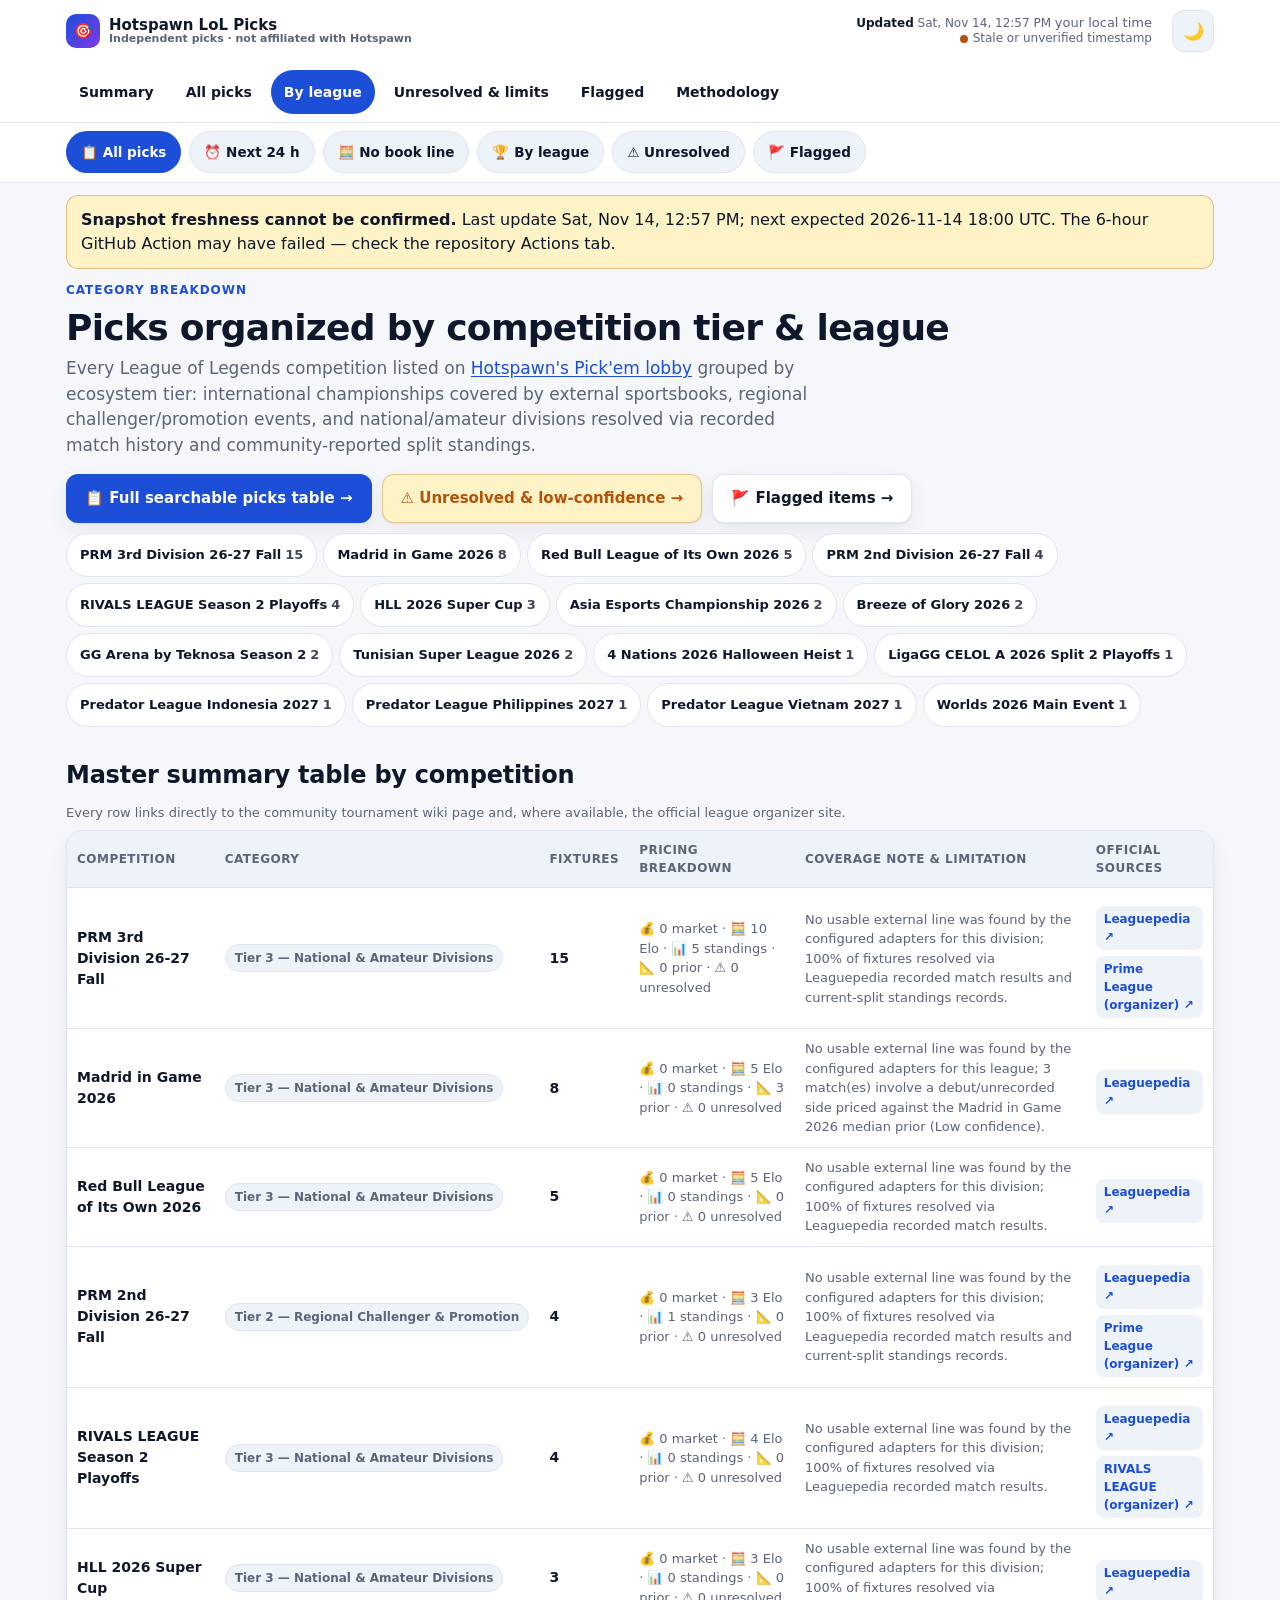
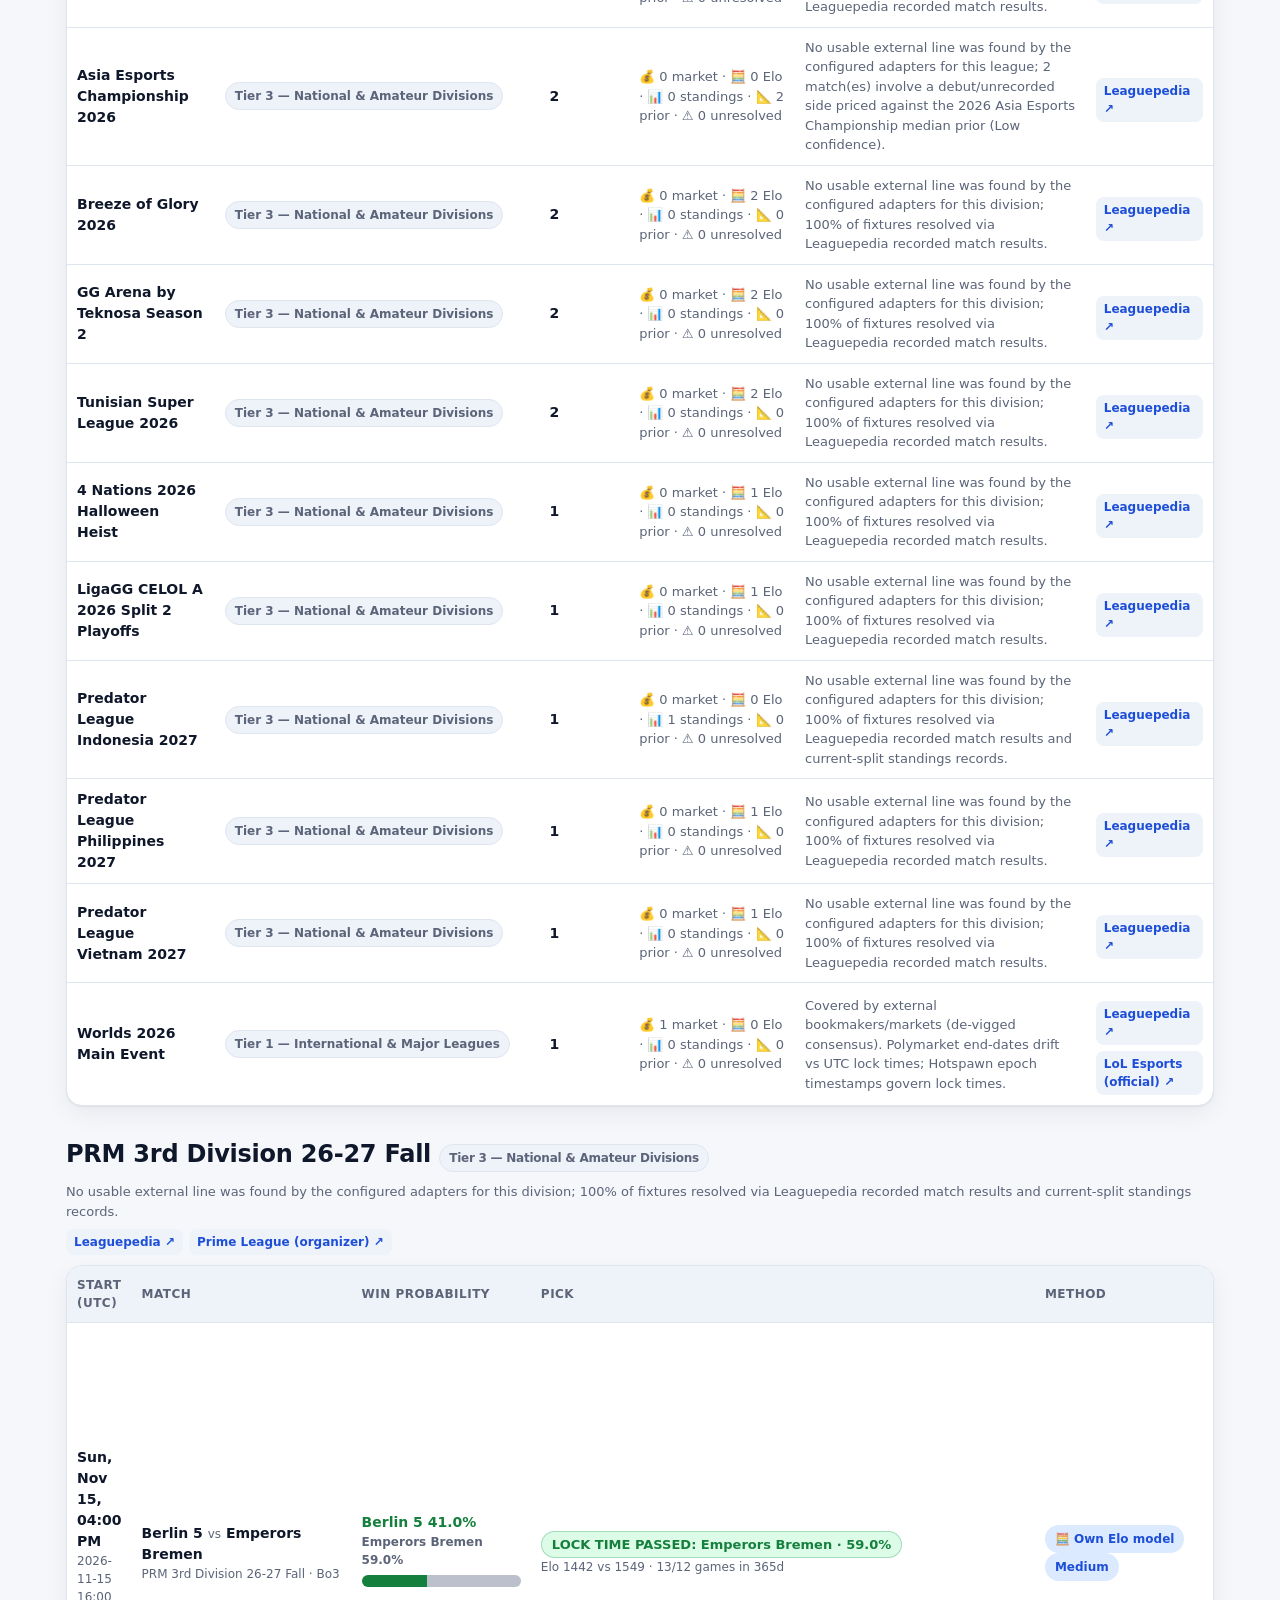
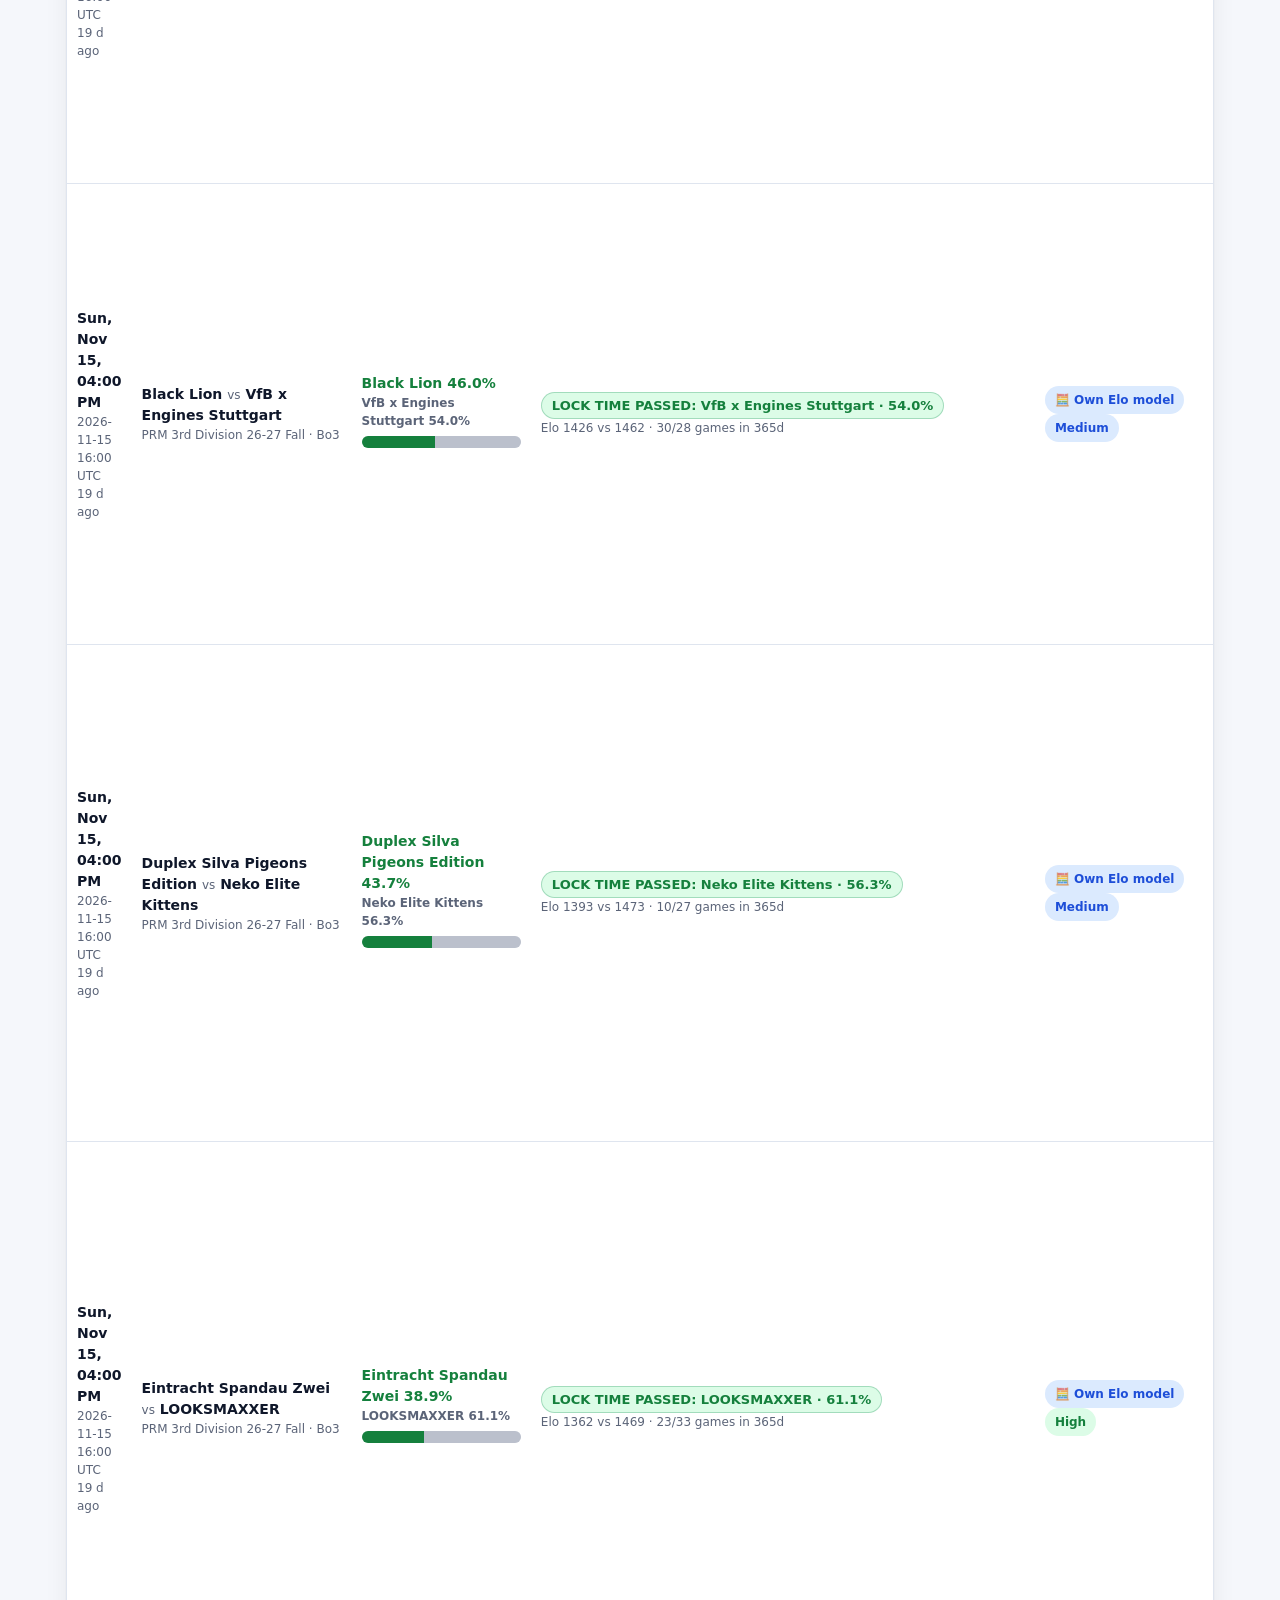
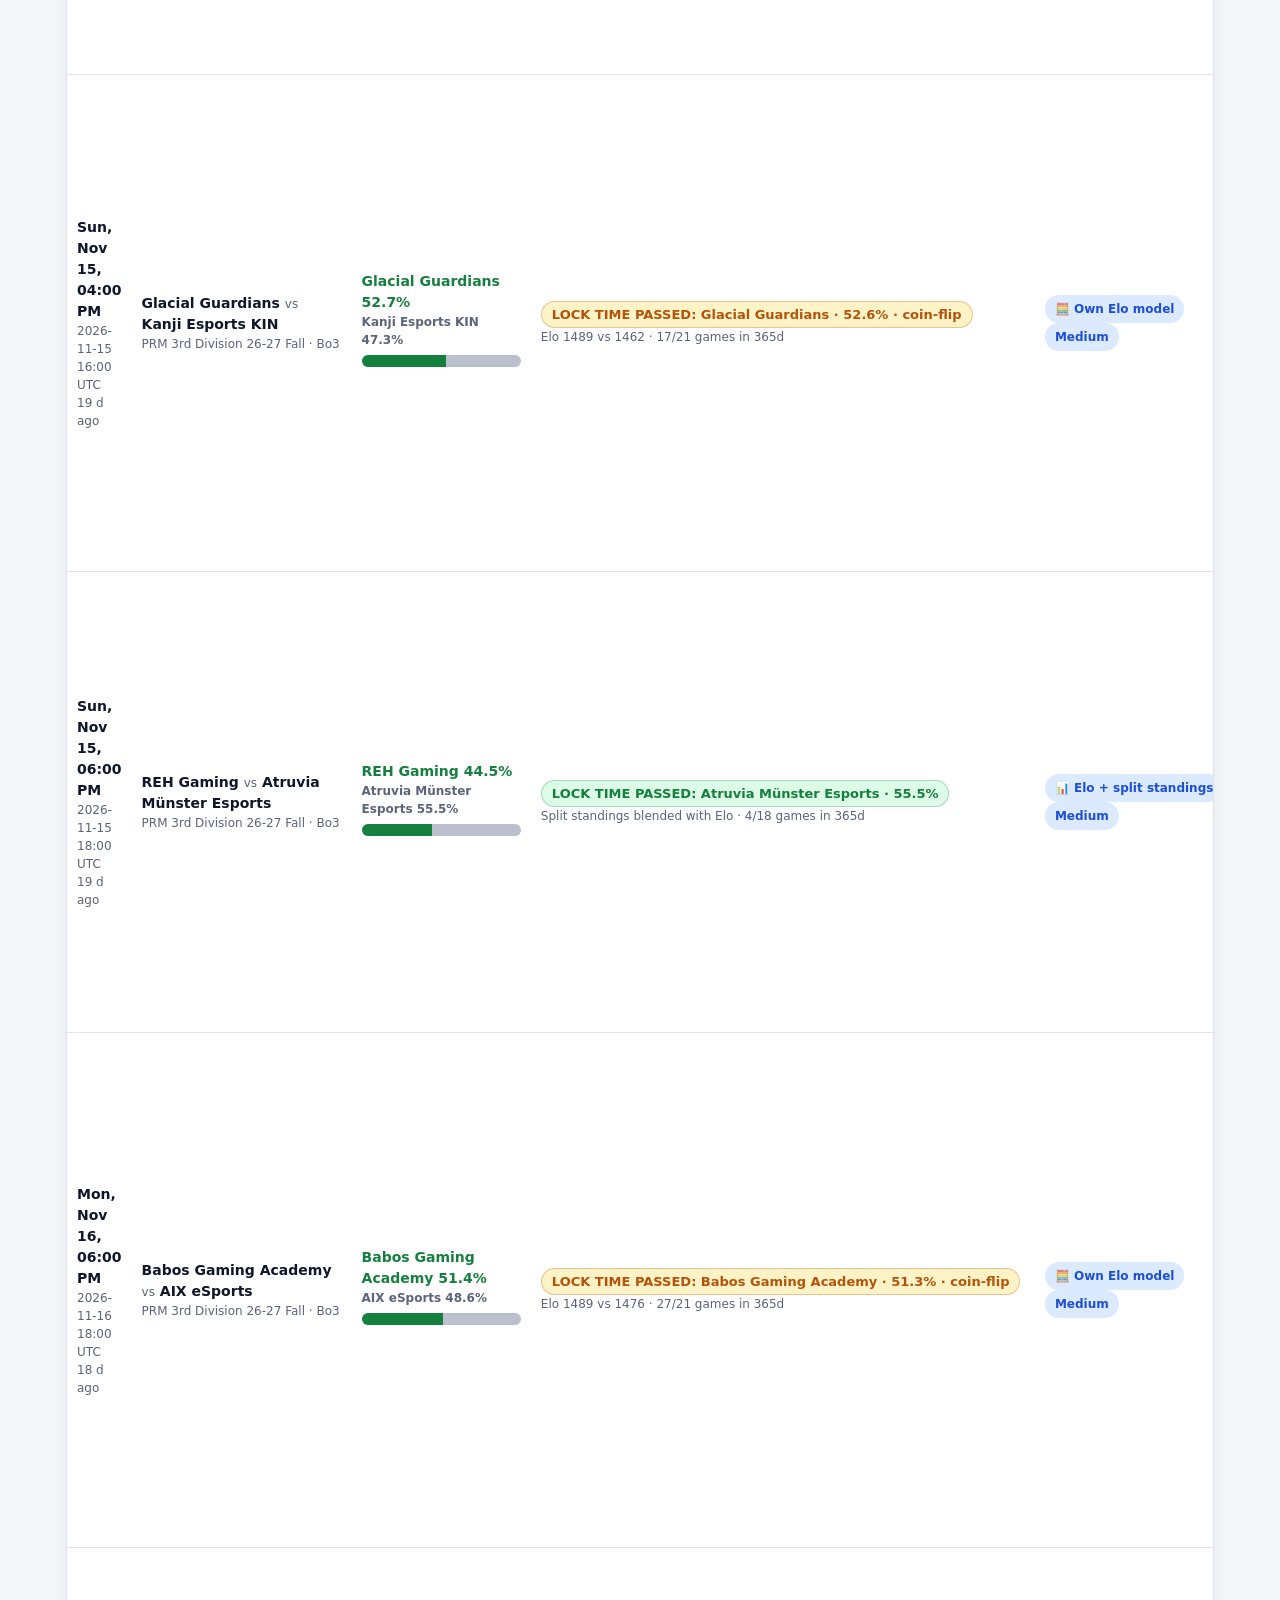
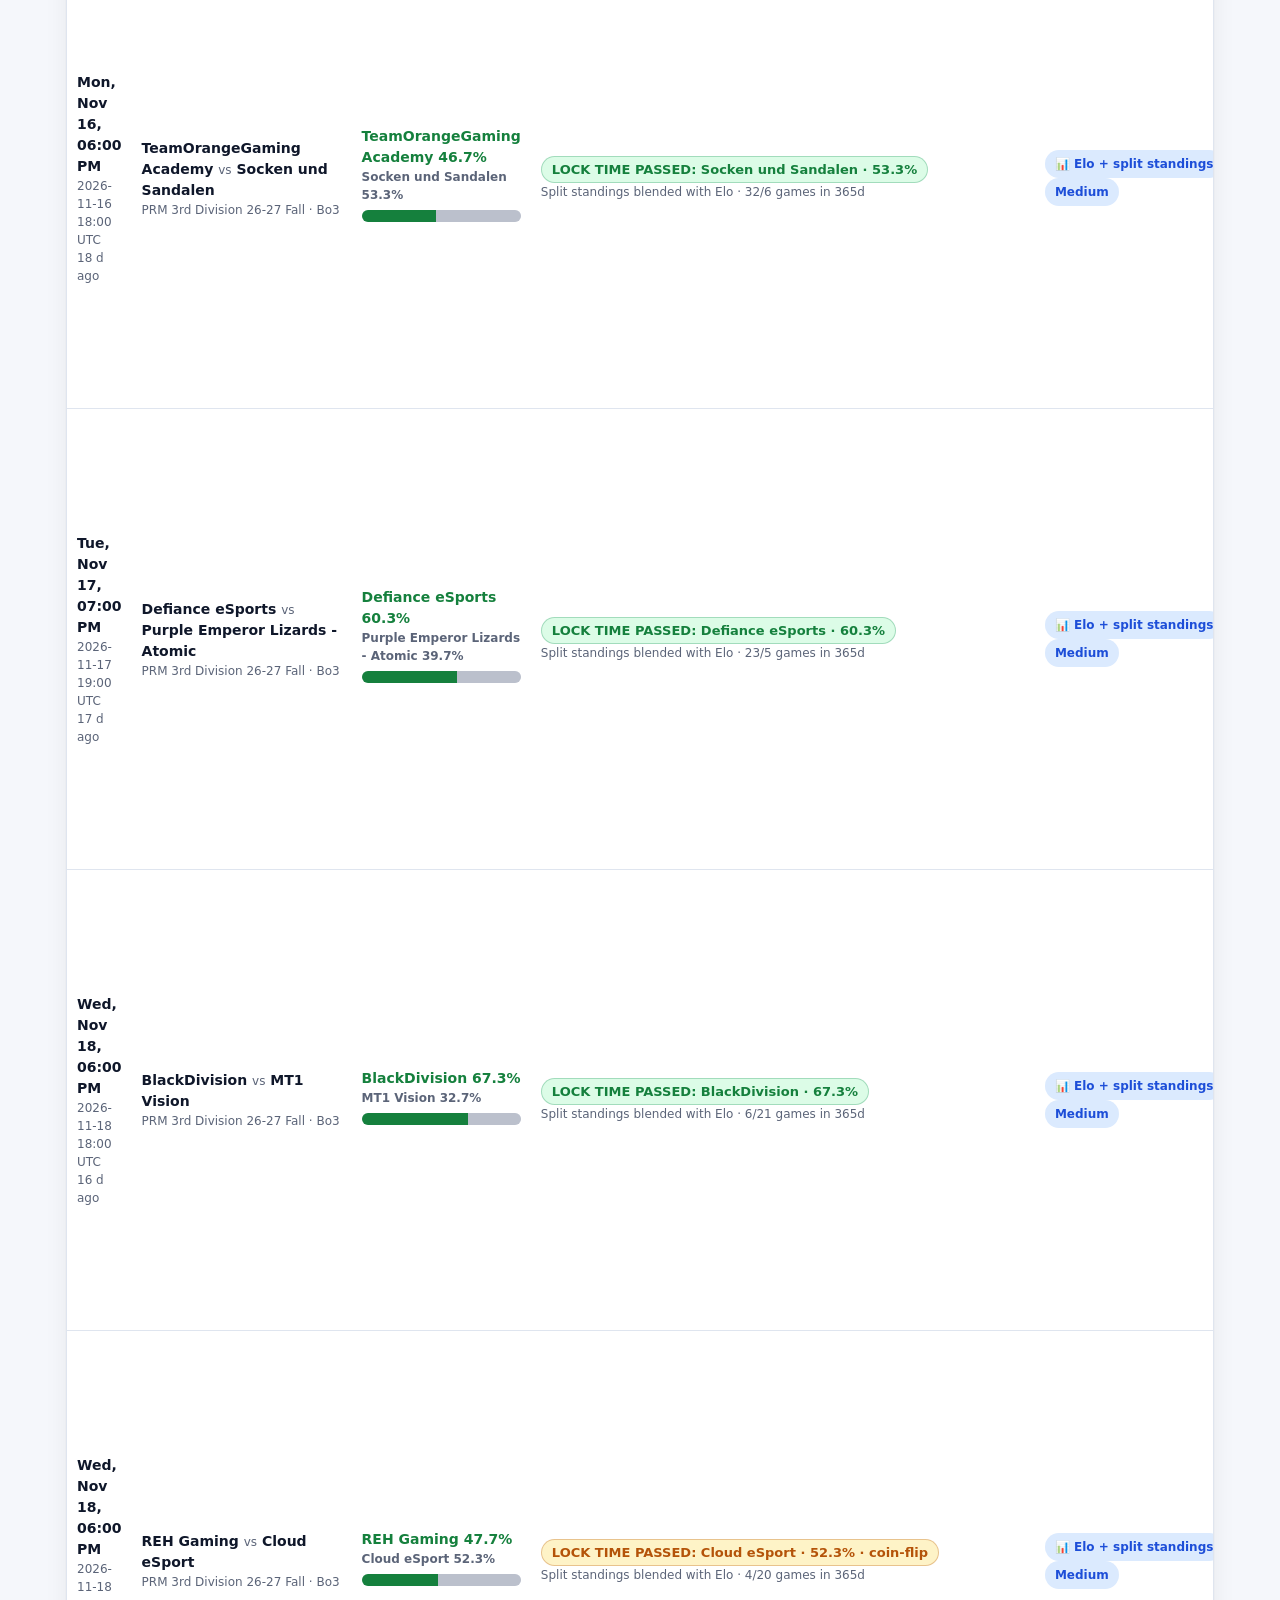
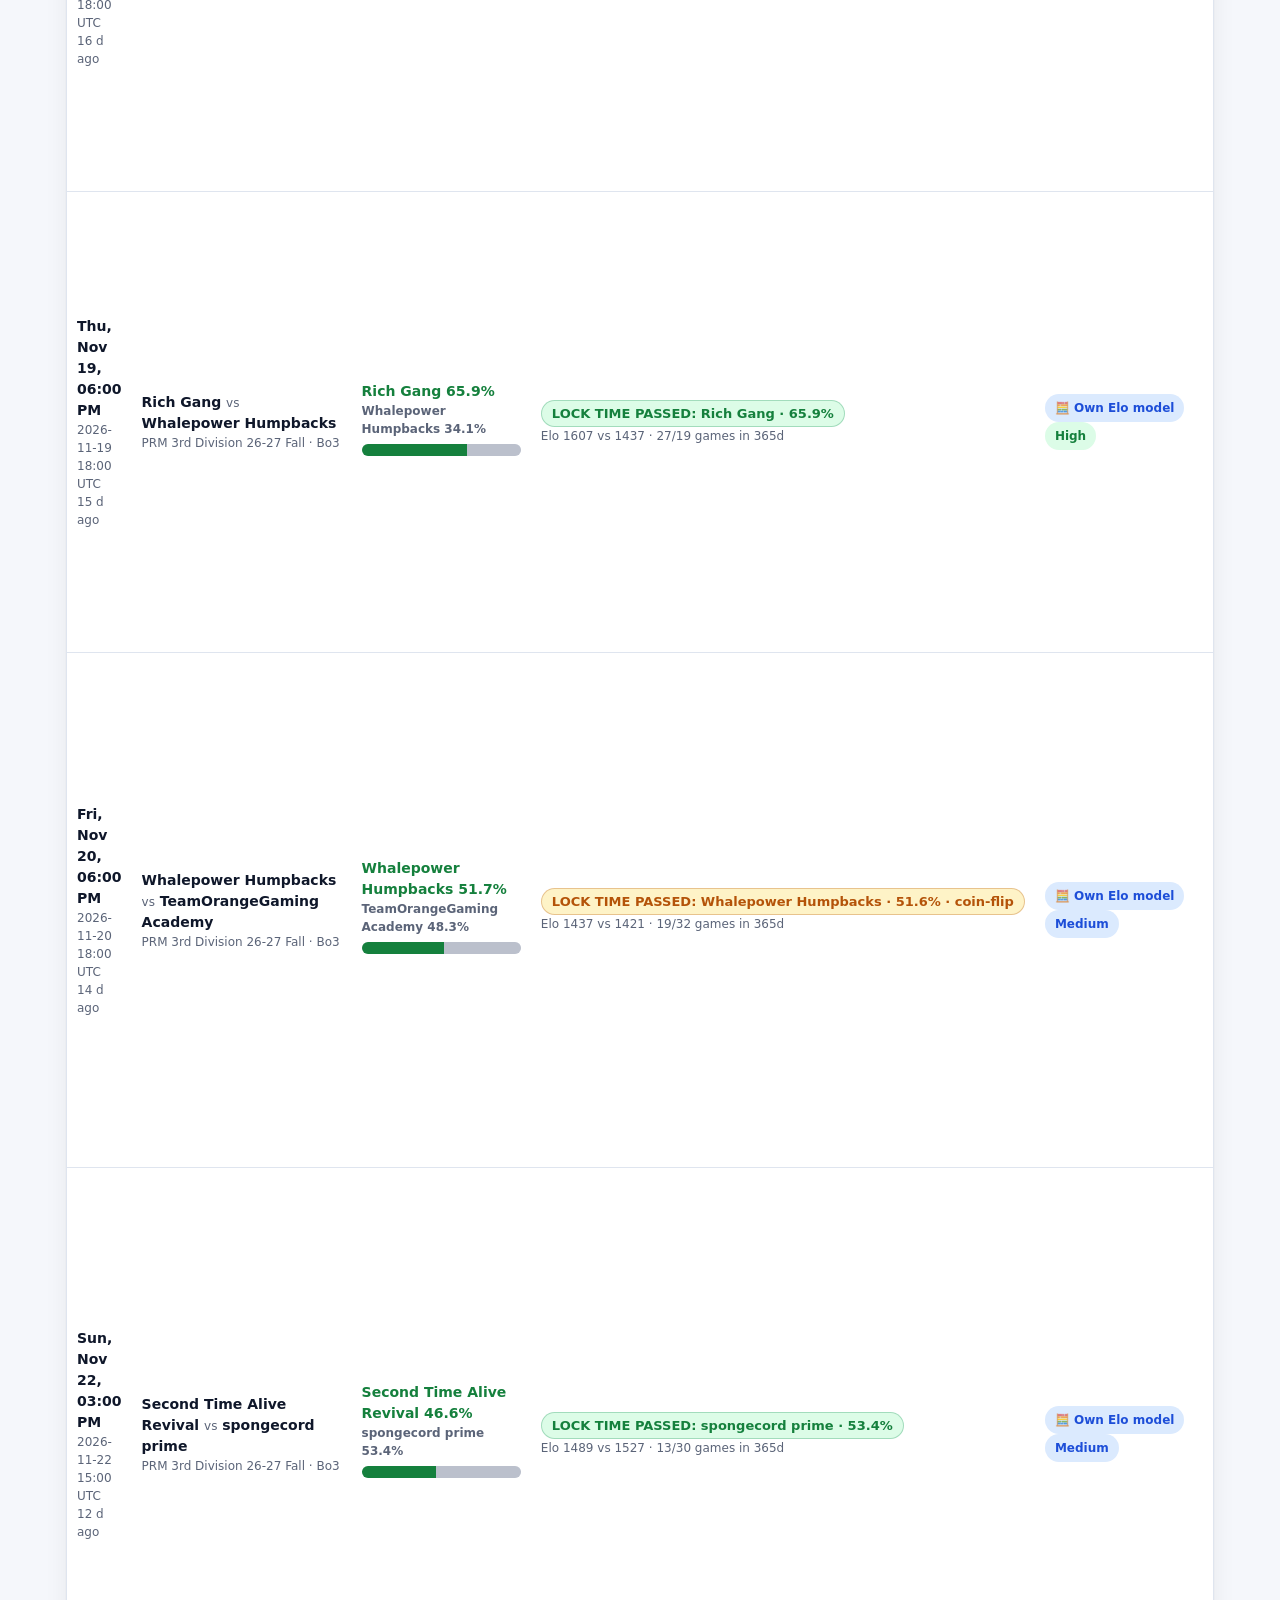
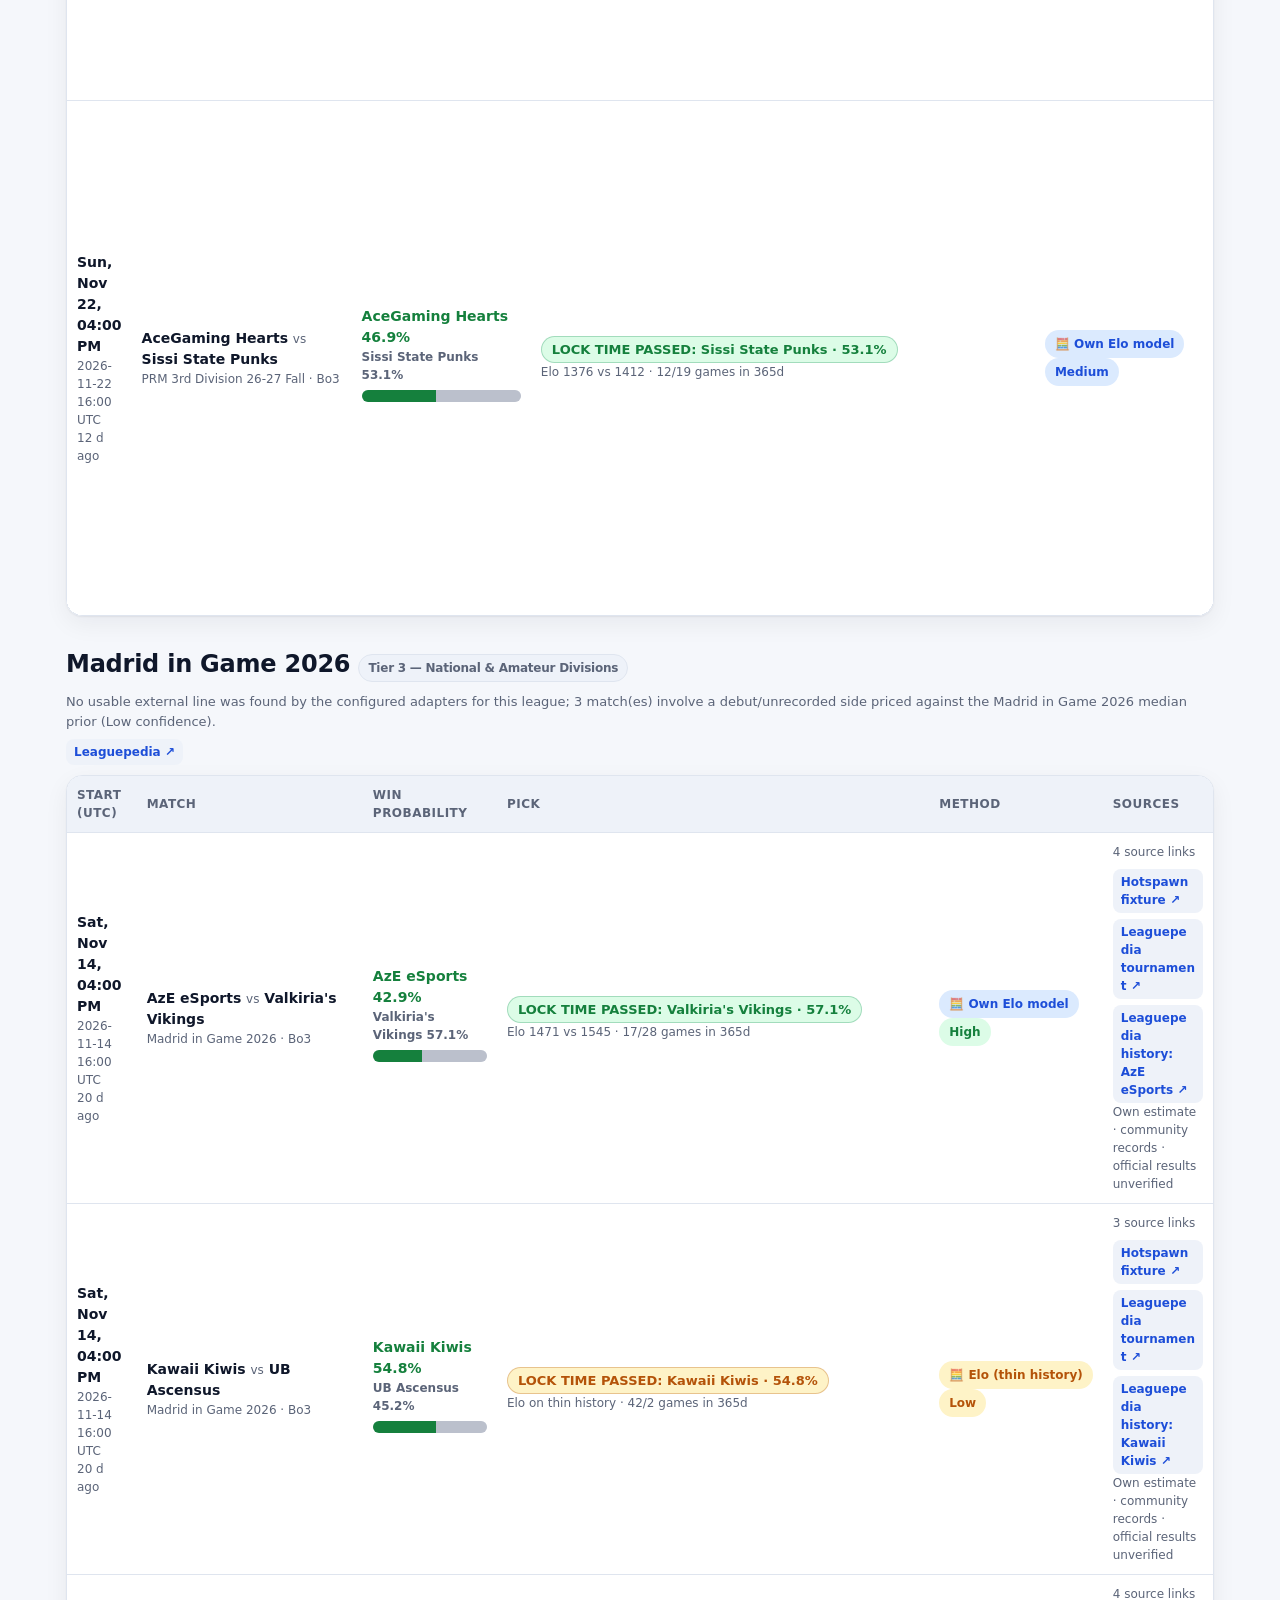
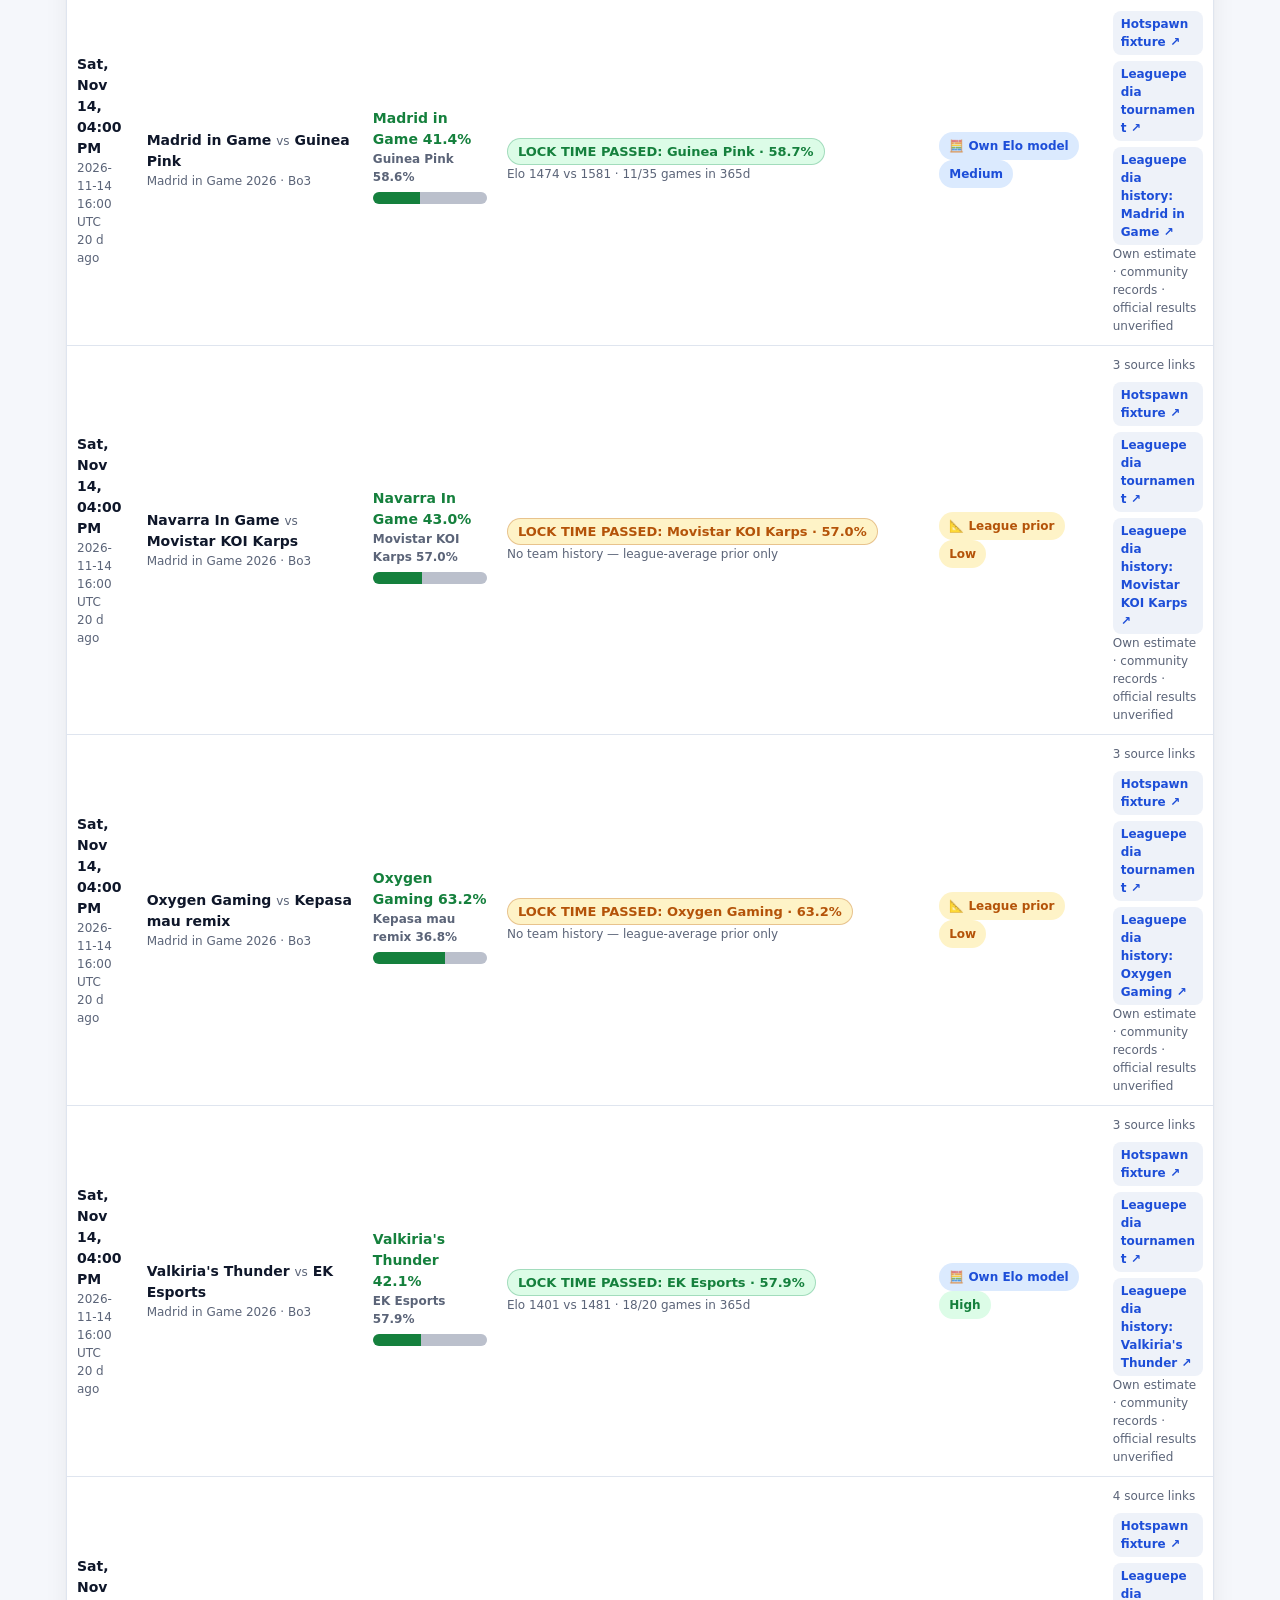
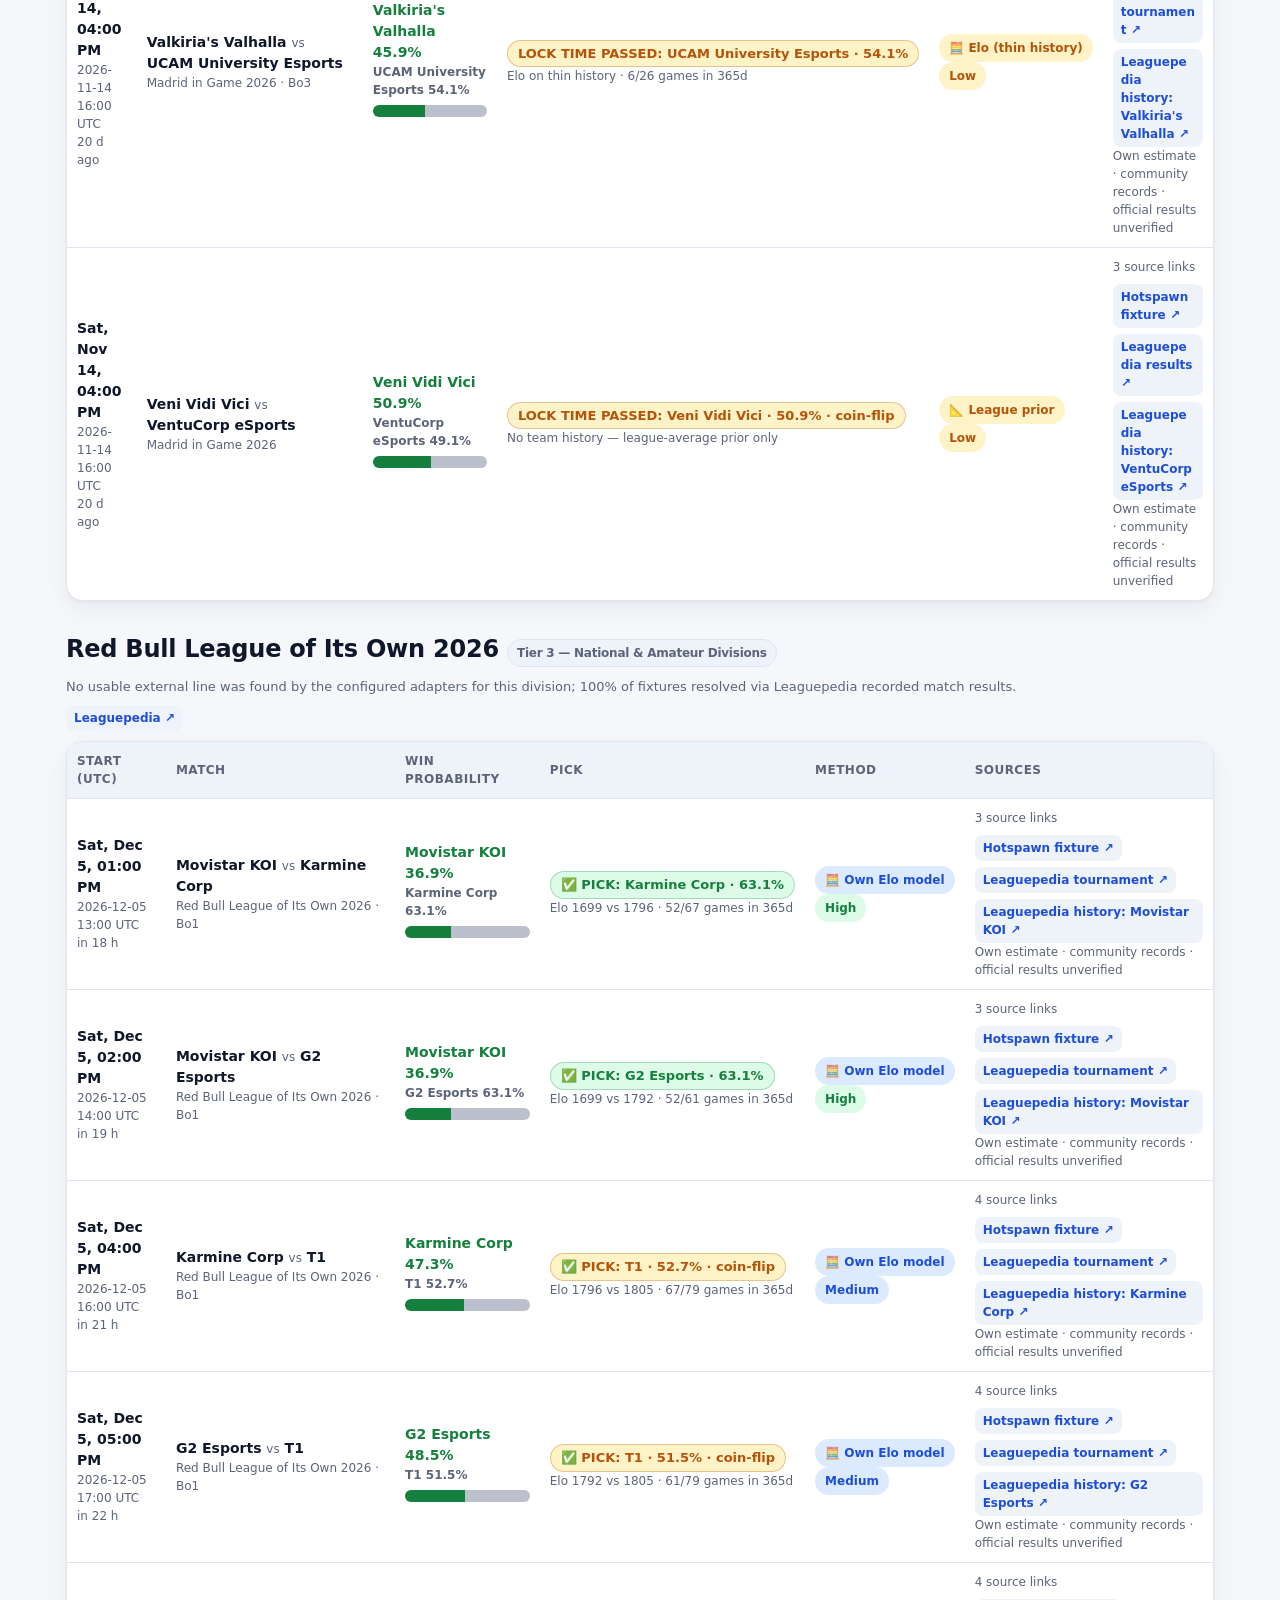
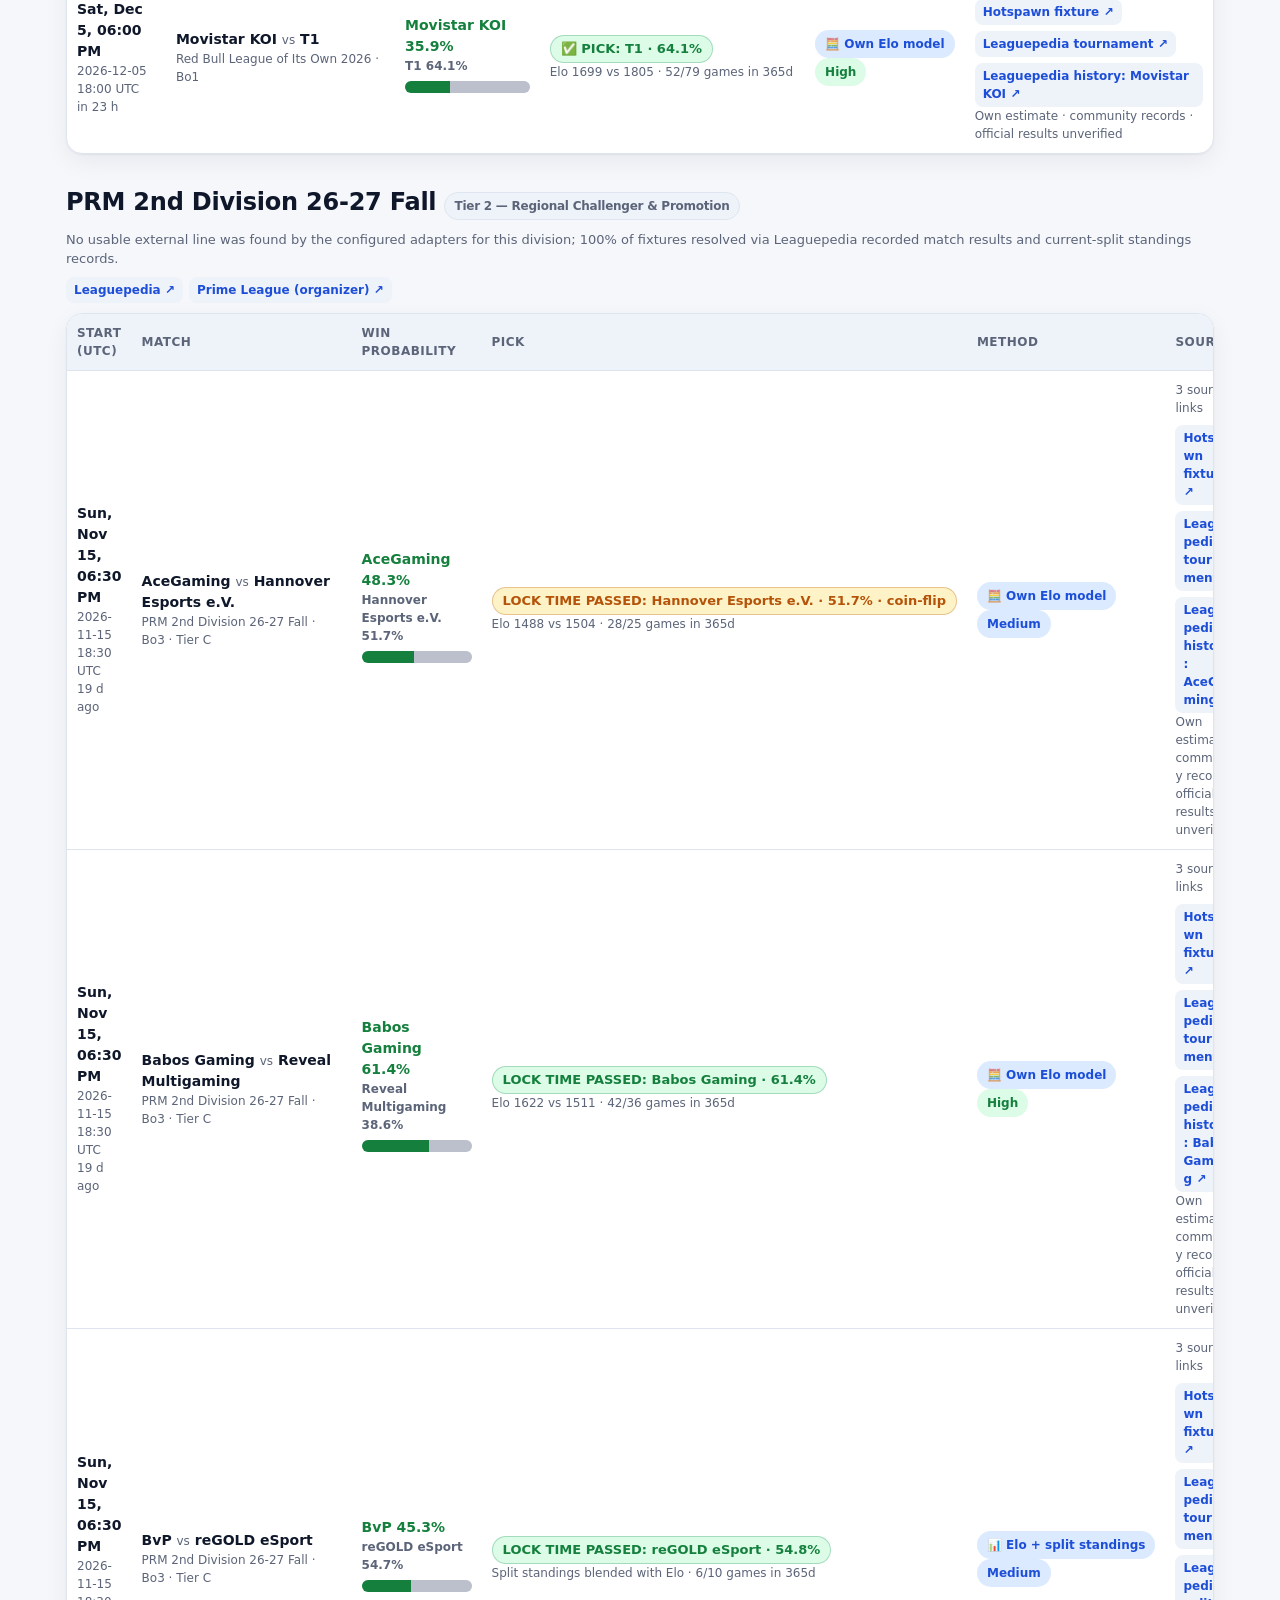
<file: docs/leagues.html>
<!DOCTYPE html>
<html lang="en">
<head>
<meta charset="utf-8">
<meta name="viewport" content="width=device-width, initial-scale=1, viewport-fit=cover">
<meta name="color-scheme" content="light dark">
<title>Picks by League &amp; Category — Hotspawn LoL Picks</title>
<meta name="description" content="All Hotspawn League of Legends matches organized by competition tier and league category, with win probabilities, picks, limitations, and official source links.">
<meta name="theme-color" content="#0b1220">
<link rel="manifest" href="manifest.webmanifest">
<link rel="apple-touch-icon" href="assets/apple-touch-icon.png">
<meta name="apple-mobile-web-app-title" content="LoL Picks">
<meta name="application-name" content="LoL Picks">
<link rel="stylesheet" href="assets/style.css">
</head>
<body data-page="leagues">
<a class="skip" href="#main">Skip to content</a>

<header class="site-header">
  <div class="header-inner">
    <a class="logo" href="index.html">
      <span class="logo-mark" aria-hidden="true">🎯</span>
      <span class="logo-text">Hotspawn LoL Picks<small>Independent picks · not affiliated with Hotspawn</small></span>
    </a>
    <div class="header-meta">
      <span id="updated">Loading…</span><br>
      <span class="freshness" id="freshness"><span class="dot"></span>checking freshness</span>
    </div>
    <button class="icon-btn" id="theme-toggle" type="button" aria-label="Switch colour theme" title="Switch colour theme">🌙</button>
  </div>
<nav class="top-nav" aria-label="Main">
  <ul>
    <li><a href="index.html" data-nav="summary">Summary</a></li>
    <li><a href="picks.html" data-nav="picks">All picks</a></li>
    <li><a href="leagues.html" data-nav="leagues">By league</a></li>
    <li><a href="unresolved.html" data-nav="unresolved">Unresolved &amp; limits</a></li>
    <li><a href="flagged.html" data-nav="flagged">Flagged</a></li>
    <li><a href="methodology.html" data-nav="methodology">Methodology</a></li>
  </ul>
</nav>
</header>
<nav class="jumpbar" aria-label="Quick jumps">
  <div class="wrap inner">
    <a class="hot" href="picks.html">📋 All picks</a>
    <a href="picks.html?filter=next24">⏰ Next 24 h</a>
    <a href="index.html#nonfeatured">🧮 No book line</a>
    <a href="leagues.html">🏆 By league</a>
    <a href="unresolved.html">⚠️ Unresolved</a>
    <a href="flagged.html">🚩 Flagged</a>
  </div>
</nav>

<main id="main" class="wrap">
  <div id="error-box"></div>
  <div id="freshness-warning" class="hidden"></div>
  <div id="input-health" class="hidden" role="status"></div>

  <p class="eyebrow">Category breakdown</p>
  <h1>Picks organized by competition tier &amp; league</h1>
  <p class="lede">
    Every League of Legends competition listed on <a href="https://play.hotspawn.com/lol-pickems" target="_blank" rel="noopener">Hotspawn's Pick'em lobby</a>
    grouped by ecosystem tier: international championships covered by external sportsbooks, regional challenger/promotion events,
    and national/amateur divisions resolved via recorded match history and community-reported split standings.
  </p>

  <div class="hero-actions">
    <a class="btn primary" href="picks.html">📋 Full searchable picks table →</a>
    <a class="btn warn" href="unresolved.html">⚠️ Unresolved &amp; low-confidence →</a>
    <a class="btn" href="flagged.html">🚩 Flagged items →</a>
  </div>

  <nav class="cat-nav" id="league-jump-links" aria-label="Jump to league"></nav>

  <section>
    <h2>Master summary table by competition</h2>
    <p class="small">Every row links directly to the community tournament wiki page and, where available, the official league organizer site.</p>
    <div class="table-wrap">
      <table>
        <thead>
          <tr>
            <th scope="col">Competition</th>
            <th scope="col">Category</th>
            <th scope="col">Fixtures</th>
            <th scope="col">Pricing breakdown</th>
            <th scope="col">Coverage note &amp; limitation</th>
            <th scope="col">Official sources</th>
          </tr>
        </thead>
        <tbody id="leagues-summary-body">
          <tr><td colspan="6"><div class="loading"><span class="spinner"></span>Loading league breakdown…</div></td></tr>
        </tbody>
      </table>
    </div>
  </section>

  <div id="leagues-sections">
    <div class="loading"><span class="spinner"></span>Loading per-league match tables…</div>
  </div>
</main>

<footer class="site-footer">
  <div class="wrap footer-grid">
    <p class="small">Fixture list from Hotspawn's public lobby (fixture metadata only; Hotspawn crowd % is never used). External market consensus from Pinnacle, Bovada, Unibet (Kambi) and Polymarket; own lines from Leaguepedia (CC BY-SA 3.0) match history &amp; split standings.</p>
    <p class="small">Not affiliated with Hotspawn, Riot Games or any bookmaker. Not betting advice. <a href="index.html">Summary</a> · <a href="methodology.html">Methodology</a> · <a href="flagged.html">Flagged for review</a></p>
    <p class="tiny" id="footer-updated"></p>
  </div>
</footer>

<nav class="bottom-nav" aria-label="Mobile">
  <a href="index.html" data-nav="summary"><span class="ico" aria-hidden="true">🏠</span>Summary</a>
  <a href="picks.html" data-nav="picks"><span class="ico" aria-hidden="true">📋</span>Picks</a>
  <a href="leagues.html" data-nav="leagues"><span class="ico" aria-hidden="true">🏆</span>Leagues</a>
  <a href="unresolved.html" data-nav="unresolved"><span class="ico" aria-hidden="true">⚠️</span>Unresolved</a>
  <a href="flagged.html" data-nav="flagged"><span class="ico" aria-hidden="true">🚩</span>Flagged</a>
  <a href="methodology.html" data-nav="methodology"><span class="ico" aria-hidden="true">📐</span>Method</a>
</nav>

<script src="assets/app.js" defer></script>
<noscript><p class="wrap small">This dashboard needs JavaScript to render the picks data. Raw data: <a href="data/picks.json">data/picks.json</a>.</p></noscript>
</body>
</html>
</file>
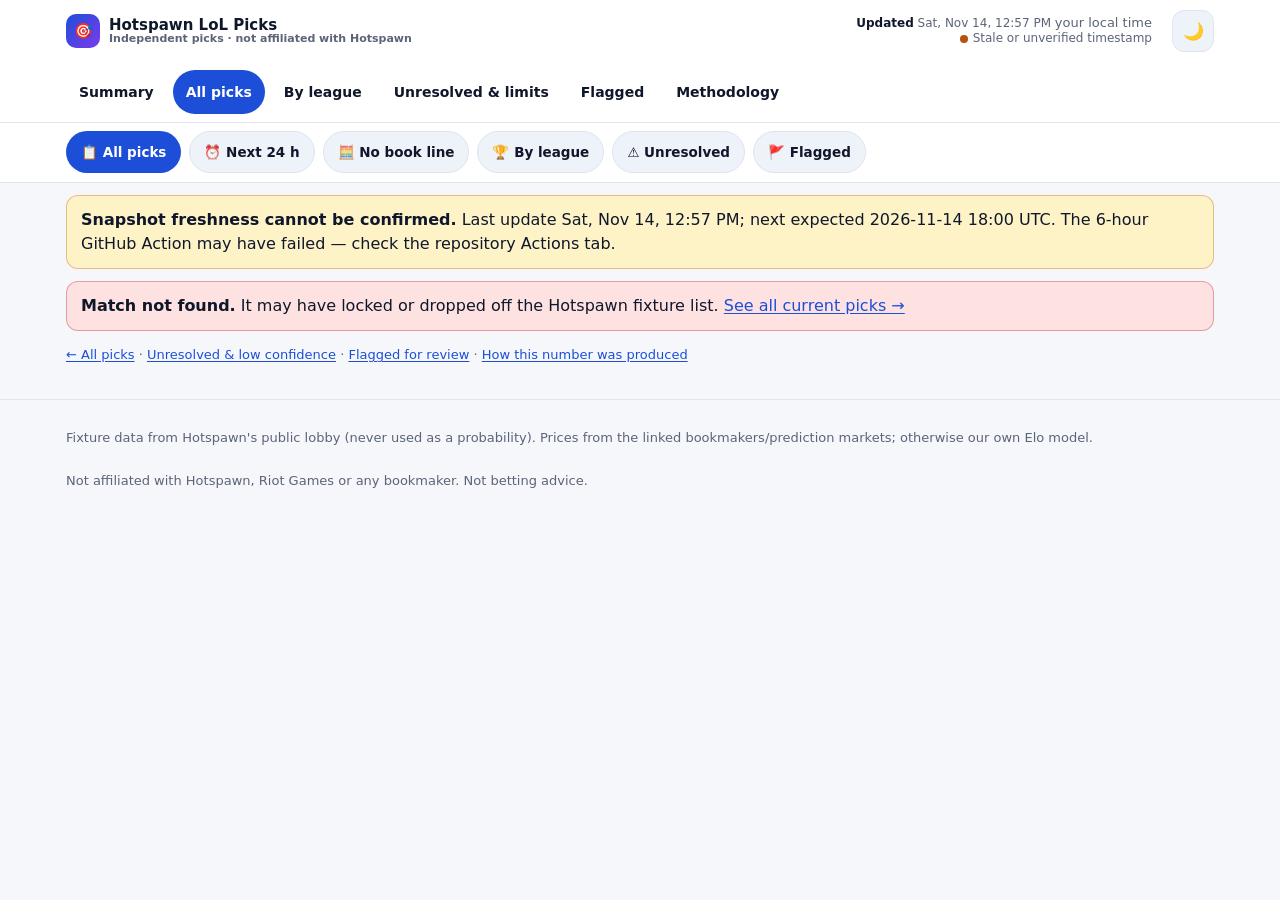
<file: docs/match.html>
<!DOCTYPE html>
<html lang="en">
<head>
<meta charset="utf-8">
<meta name="viewport" content="width=device-width, initial-scale=1, viewport-fit=cover">
<meta name="color-scheme" content="light dark">
<title>Match detail — Hotspawn LoL Picks</title>
<meta name="description" content="Pick, win probability, external betting lines, model inputs, flags and source links for one League of Legends fixture.">
<meta name="theme-color" content="#0b1220">
<link rel="manifest" href="manifest.webmanifest">
<link rel="apple-touch-icon" href="assets/apple-touch-icon.png">
<meta name="apple-mobile-web-app-title" content="LoL Picks">
<meta name="application-name" content="LoL Picks">
<link rel="stylesheet" href="assets/style.css">
</head>
<body data-page="match">
<a class="skip" href="#main">Skip to content</a>

<header class="site-header">
  <div class="header-inner">
    <a class="logo" href="index.html">
      <span class="logo-mark" aria-hidden="true">🎯</span>
      <span class="logo-text">Hotspawn LoL Picks<small>Independent picks · not affiliated with Hotspawn</small></span>
    </a>
    <div class="header-meta">
      <span id="updated">Loading…</span><br>
      <span class="freshness" id="freshness"><span class="dot"></span>checking freshness</span>
    </div>
    <button class="icon-btn" id="theme-toggle" type="button" aria-label="Switch colour theme" title="Switch colour theme">🌙</button>
  </div>
<nav class="top-nav" aria-label="Main">
  <ul>
    <li><a href="index.html" data-nav="summary">Summary</a></li>
    <li><a href="picks.html" data-nav="match">All picks</a></li>
    <li><a href="leagues.html" data-nav="leagues">By league</a></li>
    <li><a href="unresolved.html" data-nav="unresolved">Unresolved &amp; limits</a></li>
    <li><a href="flagged.html" data-nav="flagged">Flagged</a></li>
    <li><a href="methodology.html" data-nav="methodology">Methodology</a></li>
  </ul>
</nav>
</header>
<nav class="jumpbar" aria-label="Quick jumps">
  <div class="wrap inner">
    <a class="hot" href="picks.html">📋 All picks</a>
    <a href="picks.html?filter=next24">⏰ Next 24 h</a>
    <a href="index.html#nonfeatured">🧮 No book line</a>
    <a href="leagues.html">🏆 By league</a>
    <a href="unresolved.html">⚠️ Unresolved</a>
    <a href="flagged.html">🚩 Flagged</a>
  </div>
</nav>

<main id="main" class="wrap">
  <div id="error-box"></div>
  <div id="freshness-warning" class="hidden"></div>
  <div id="input-health" class="hidden" role="status"></div>

  <div id="match-detail">
    <div class="loading"><span class="spinner"></span>Loading match…</div>
  </div>

  <p class="small" style="margin-top:14px">
    <a href="picks.html">← All picks</a> ·
    <a href="unresolved.html">Unresolved &amp; low confidence</a> ·
    <a href="flagged.html">Flagged for review</a> ·
    <a href="methodology.html">How this number was produced</a>
  </p>
</main>

<footer class="site-footer">
  <div class="wrap footer-grid">
    <p class="small">Fixture data from Hotspawn's public lobby (never used as a probability). Prices from the linked bookmakers/prediction markets; otherwise our own Elo model.</p>
    <p class="small">Not affiliated with Hotspawn, Riot Games or any bookmaker. Not betting advice.</p>
  </div>
</footer>

<nav class="bottom-nav" aria-label="Mobile">
  <a href="index.html" data-nav="summary"><span class="ico" aria-hidden="true">🏠</span>Summary</a>
  <a href="picks.html" data-nav="match"><span class="ico" aria-hidden="true">📋</span>Picks</a>
  <a href="leagues.html" data-nav="leagues"><span class="ico" aria-hidden="true">🏆</span>Leagues</a>
  <a href="unresolved.html" data-nav="unresolved"><span class="ico" aria-hidden="true">⚠️</span>Unresolved</a>
  <a href="flagged.html" data-nav="flagged"><span class="ico" aria-hidden="true">🚩</span>Flagged</a>
  <a href="methodology.html" data-nav="methodology"><span class="ico" aria-hidden="true">📐</span>Method</a>
</nav>

<script src="assets/app.js" defer></script>
<noscript><p class="wrap small">This dashboard needs JavaScript. Raw data: <a href="data/picks.json">data/picks.json</a>.</p></noscript>
</body>
</html>
</file>
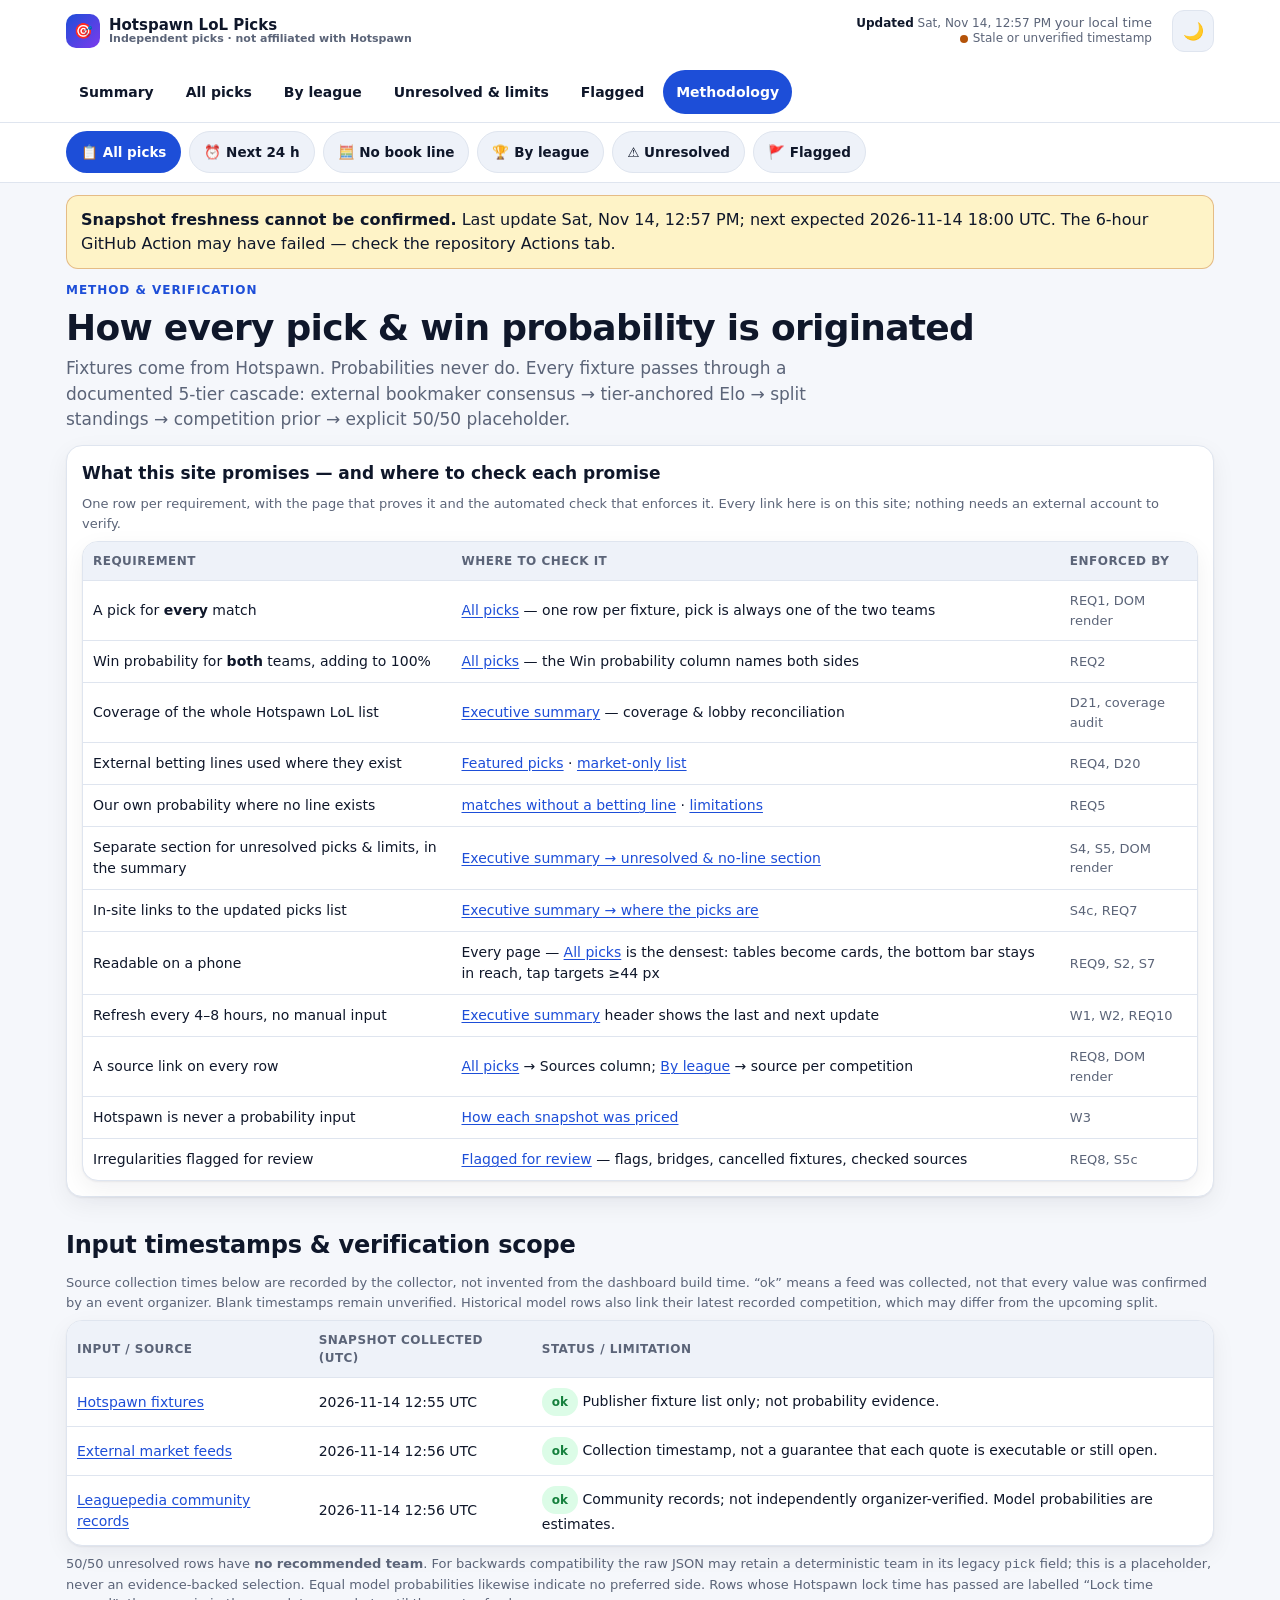
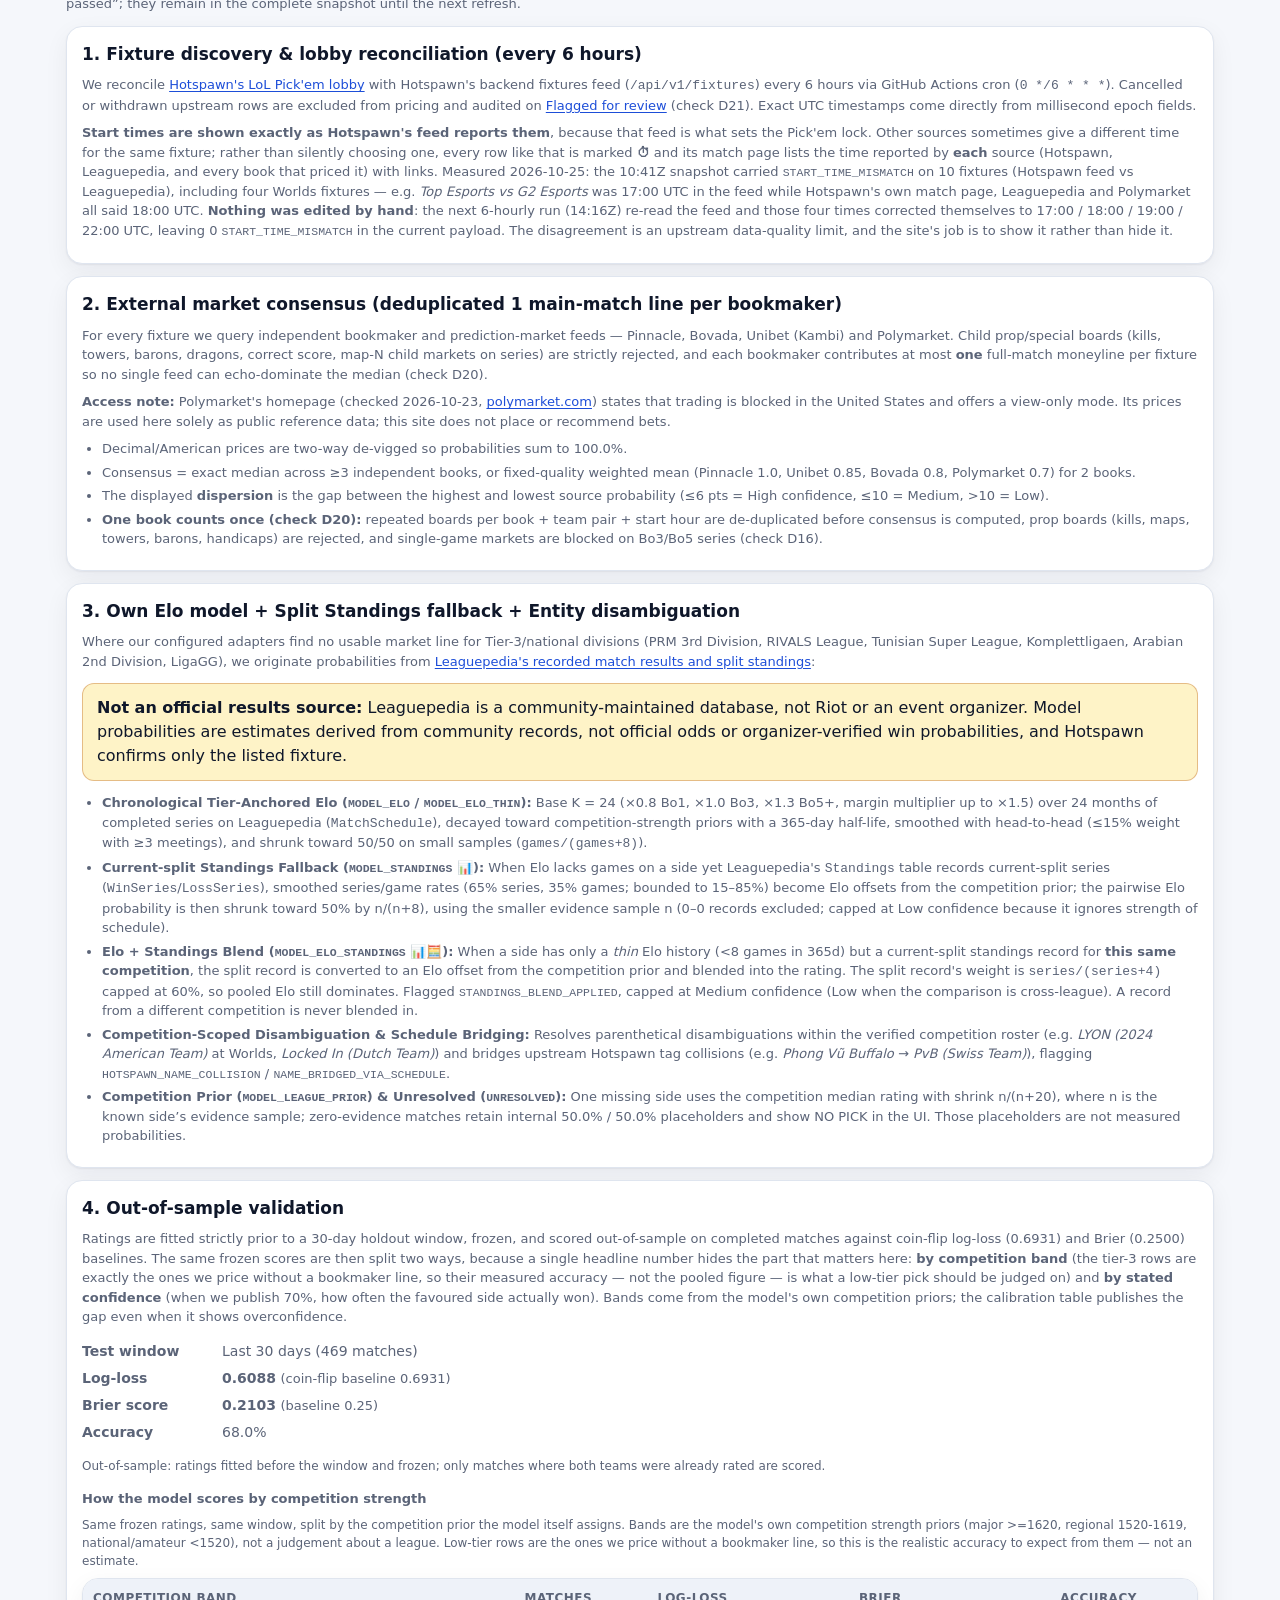
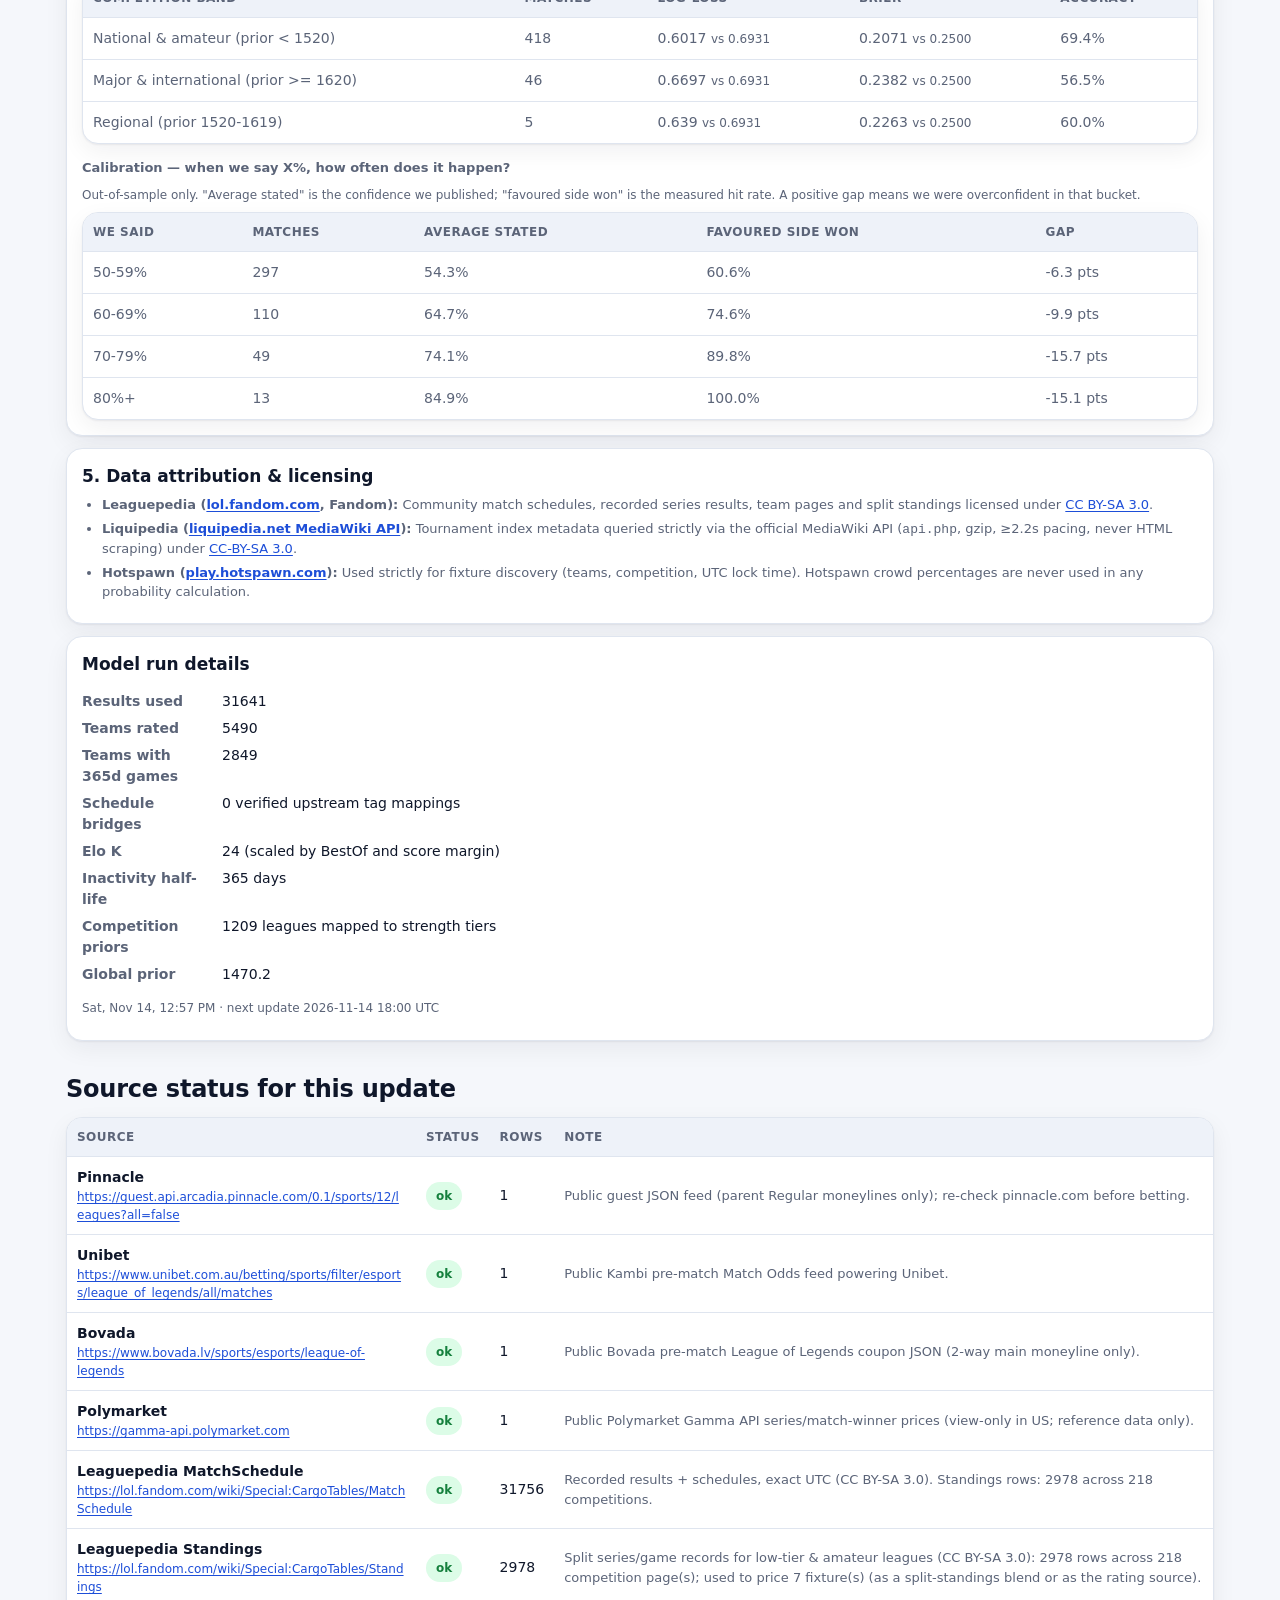
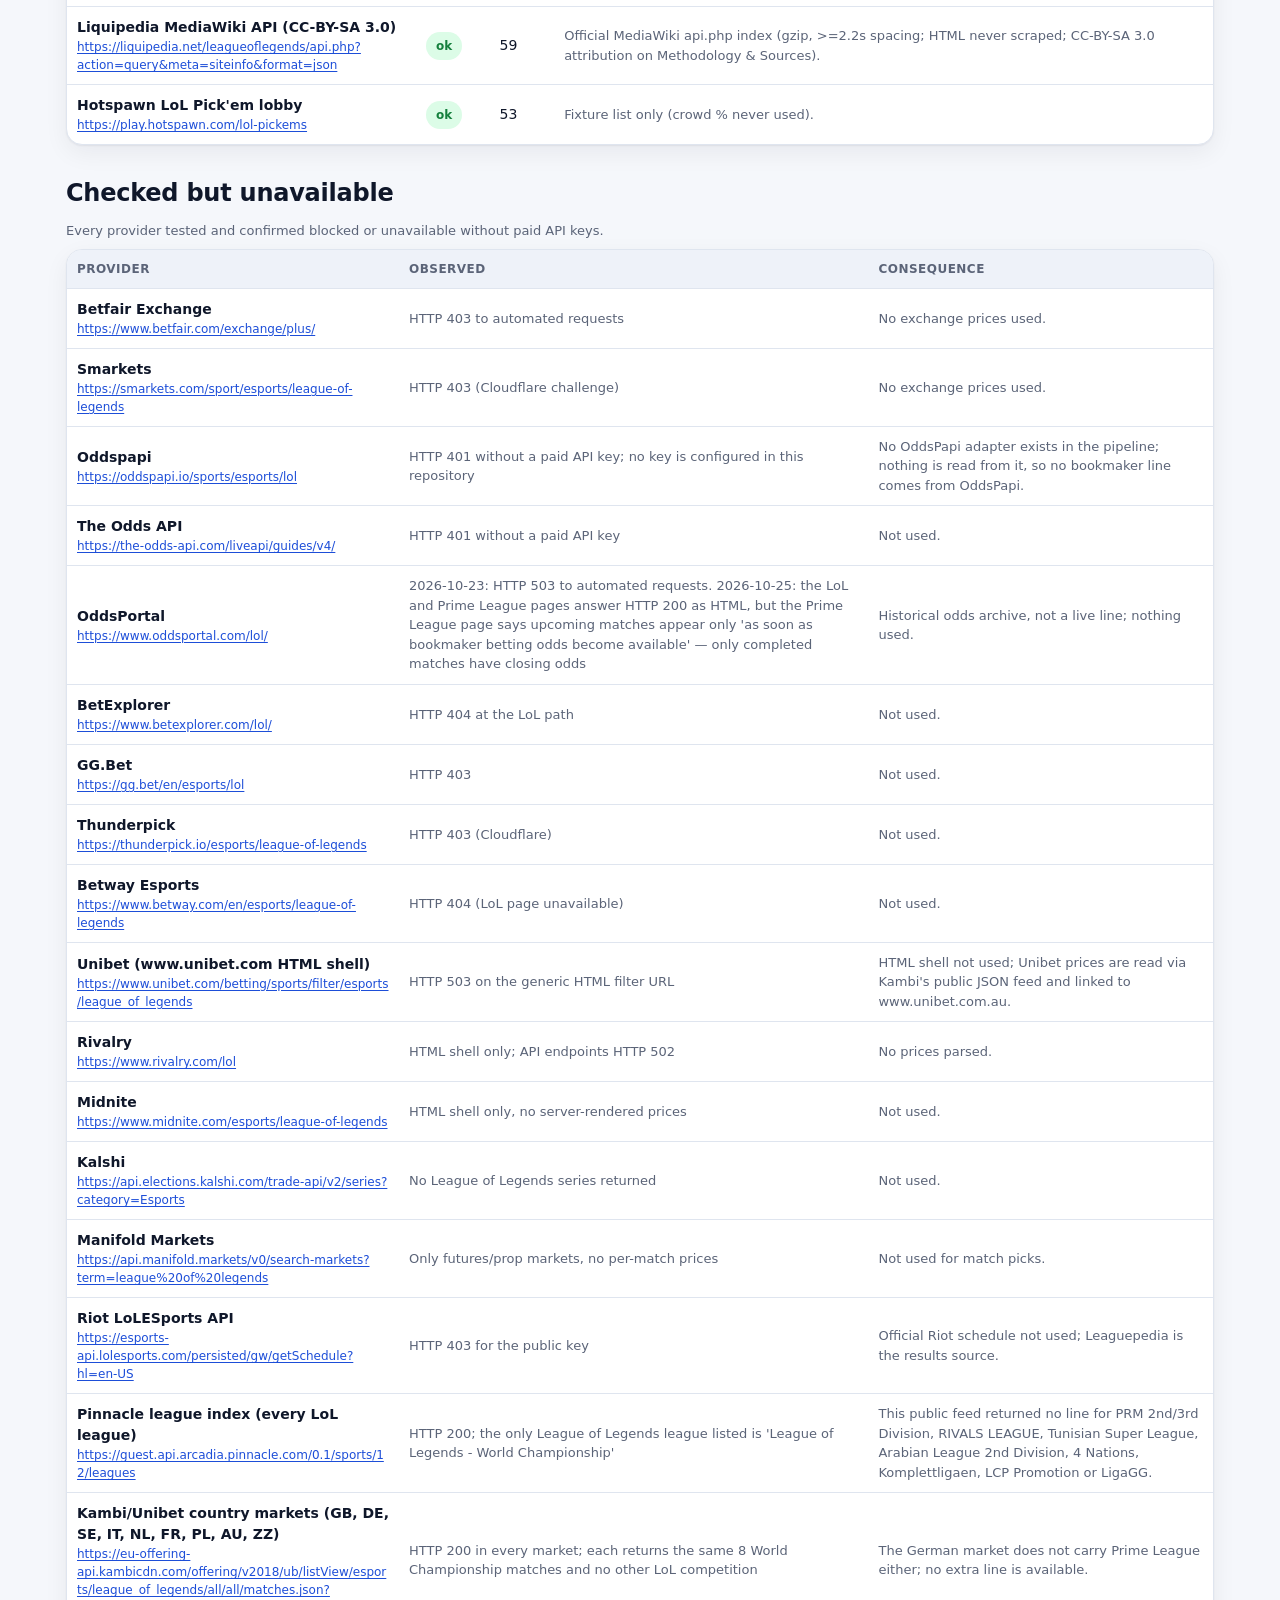
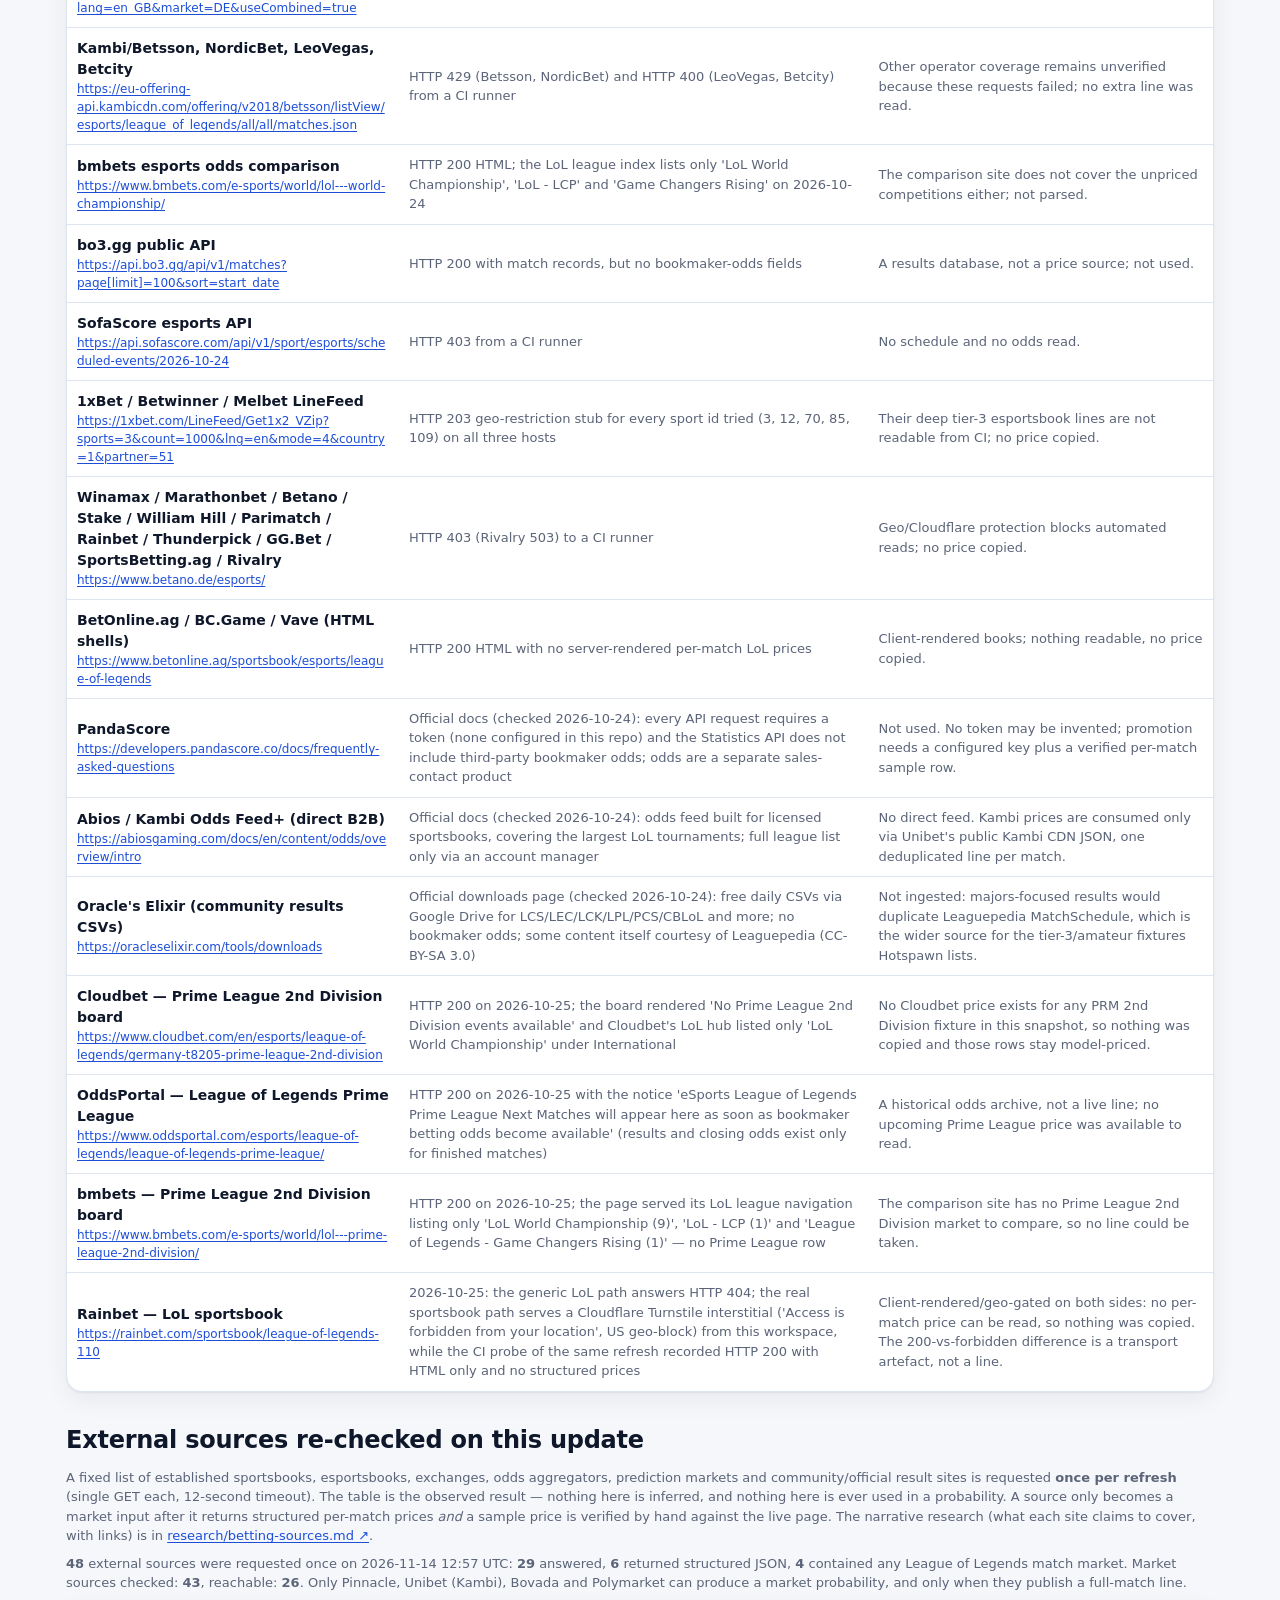
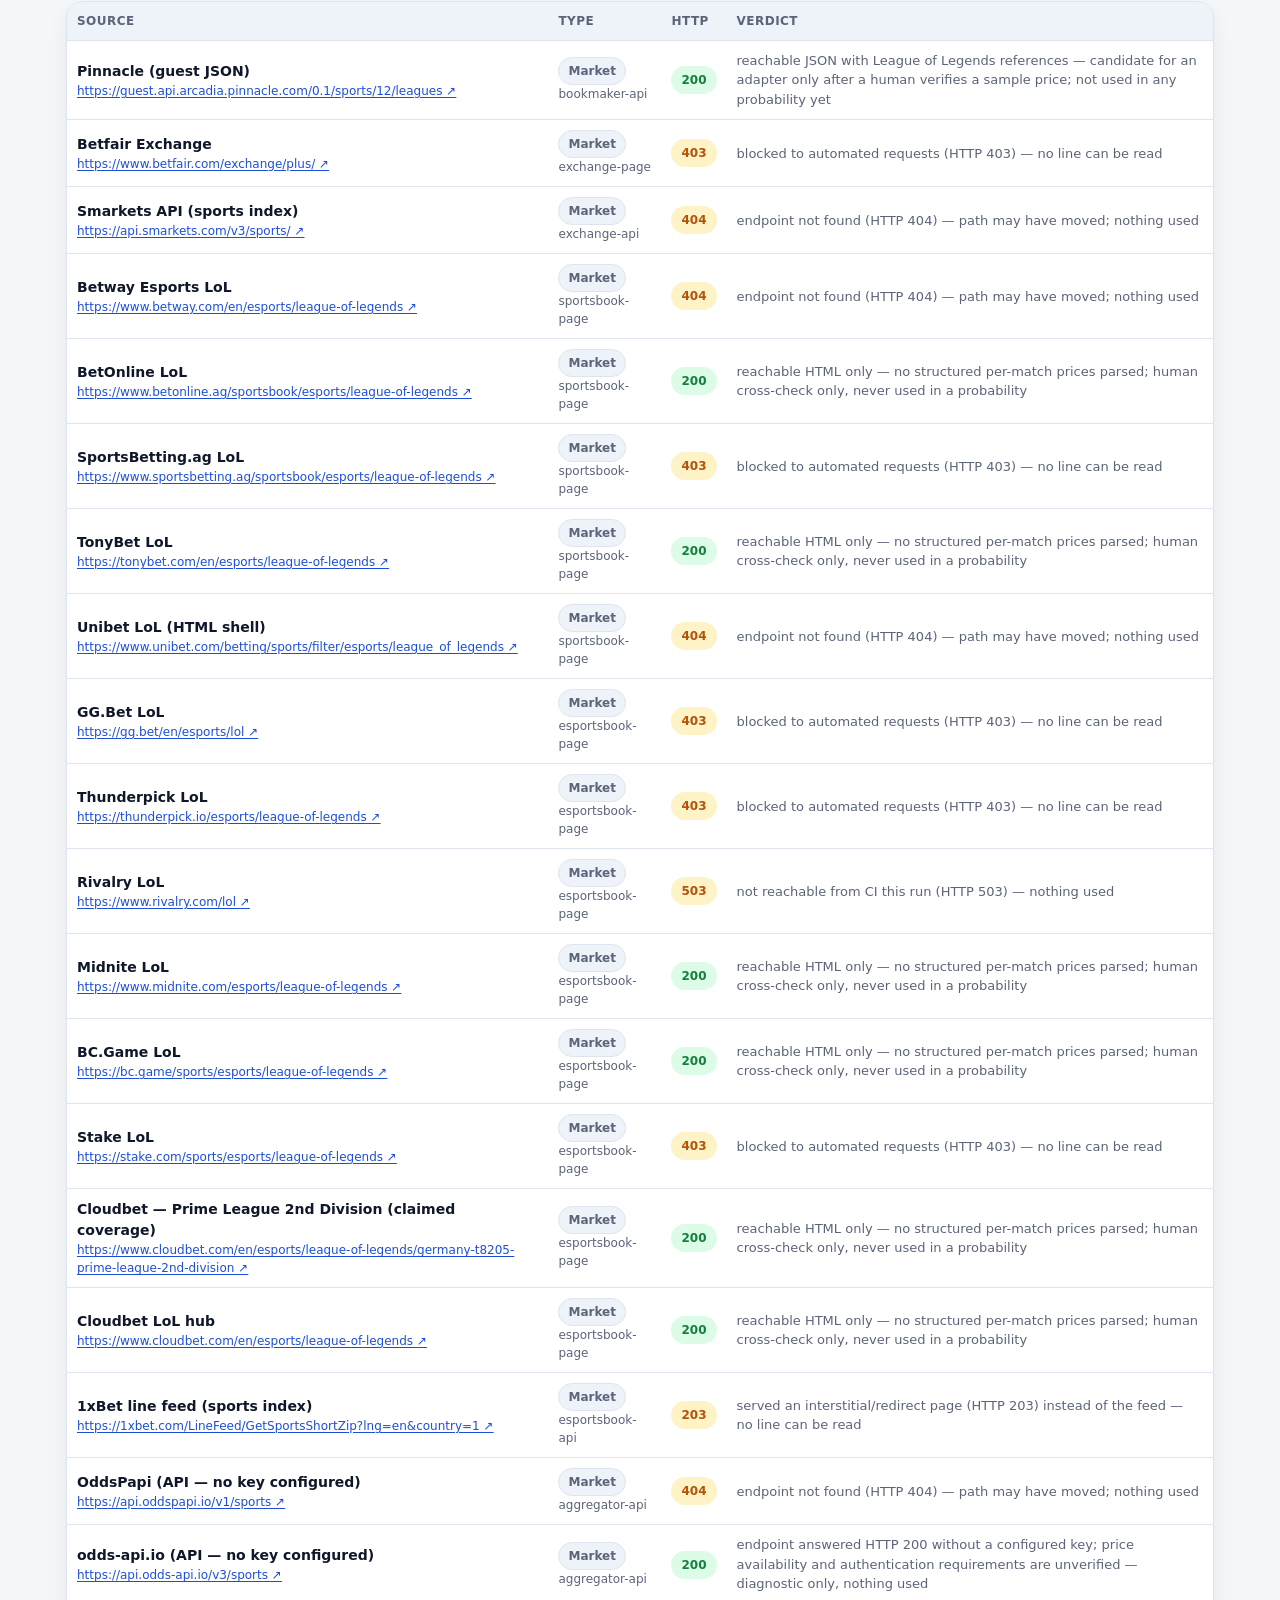
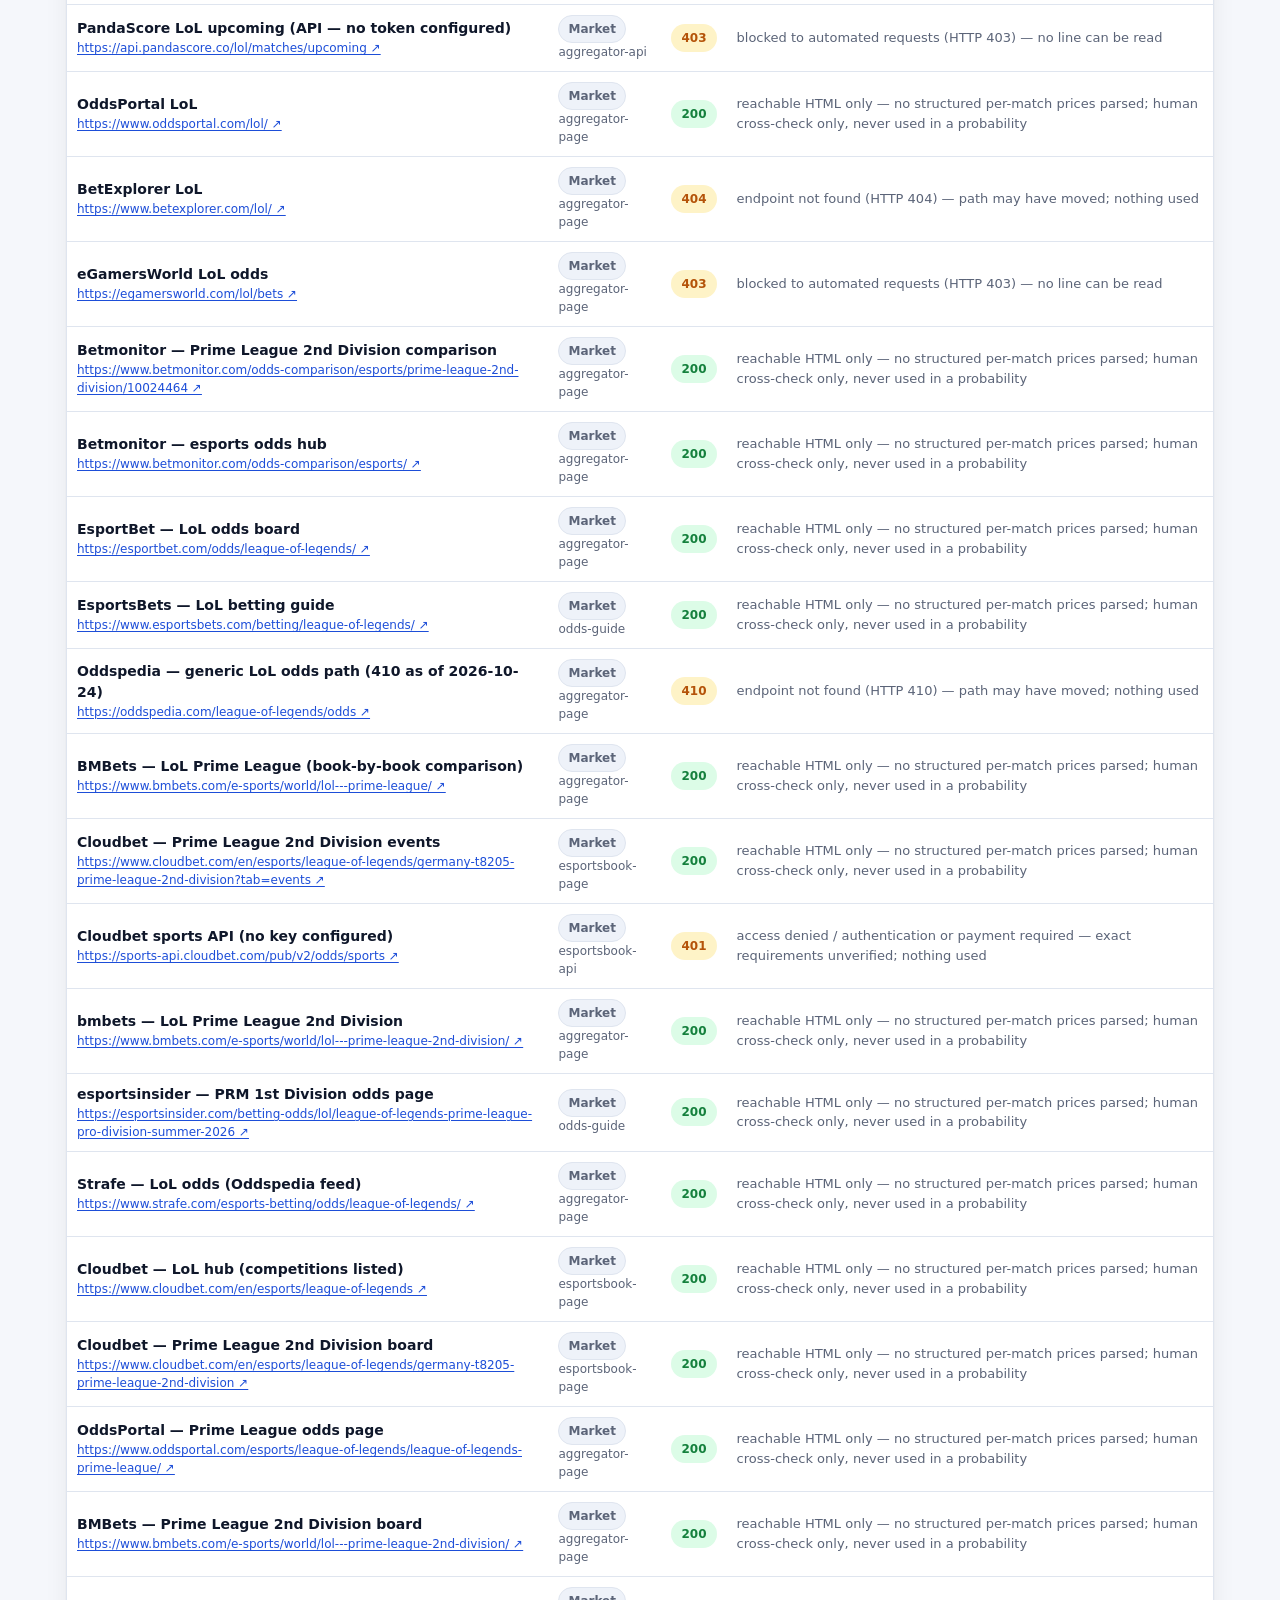
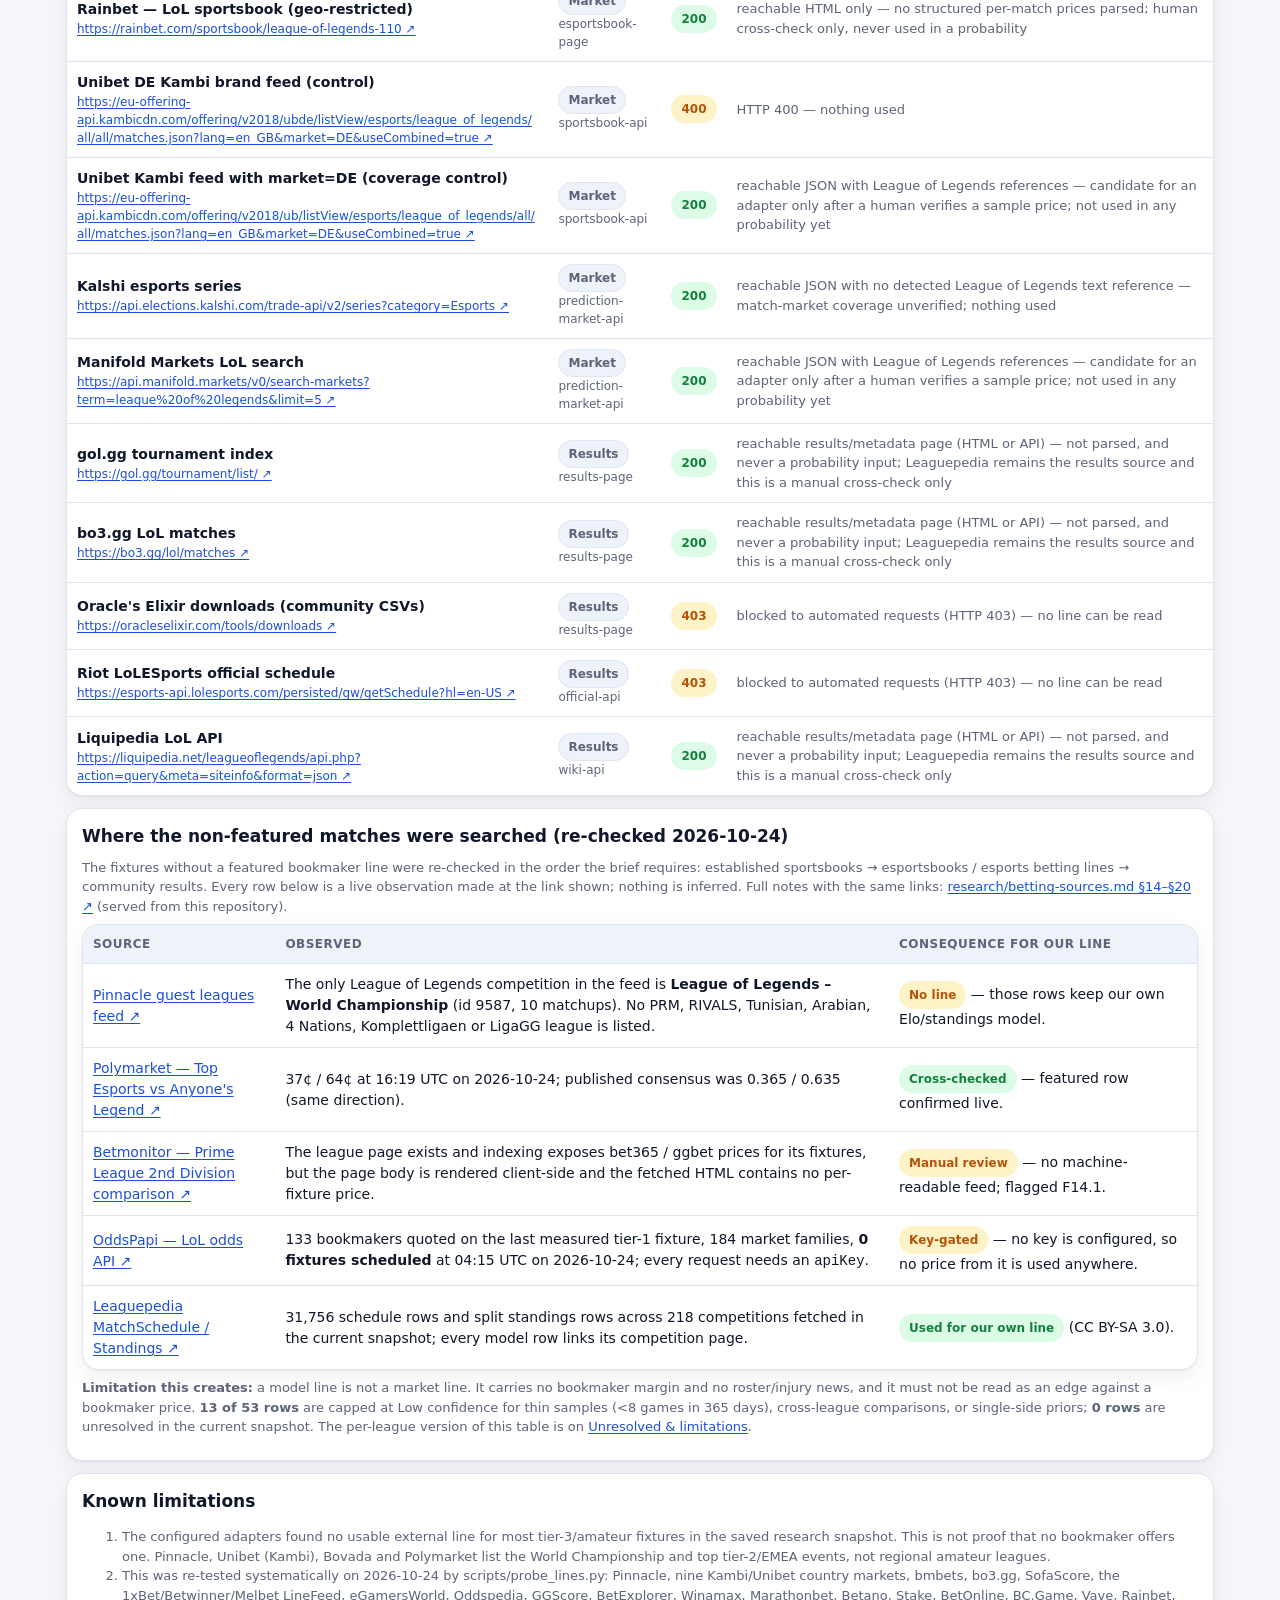
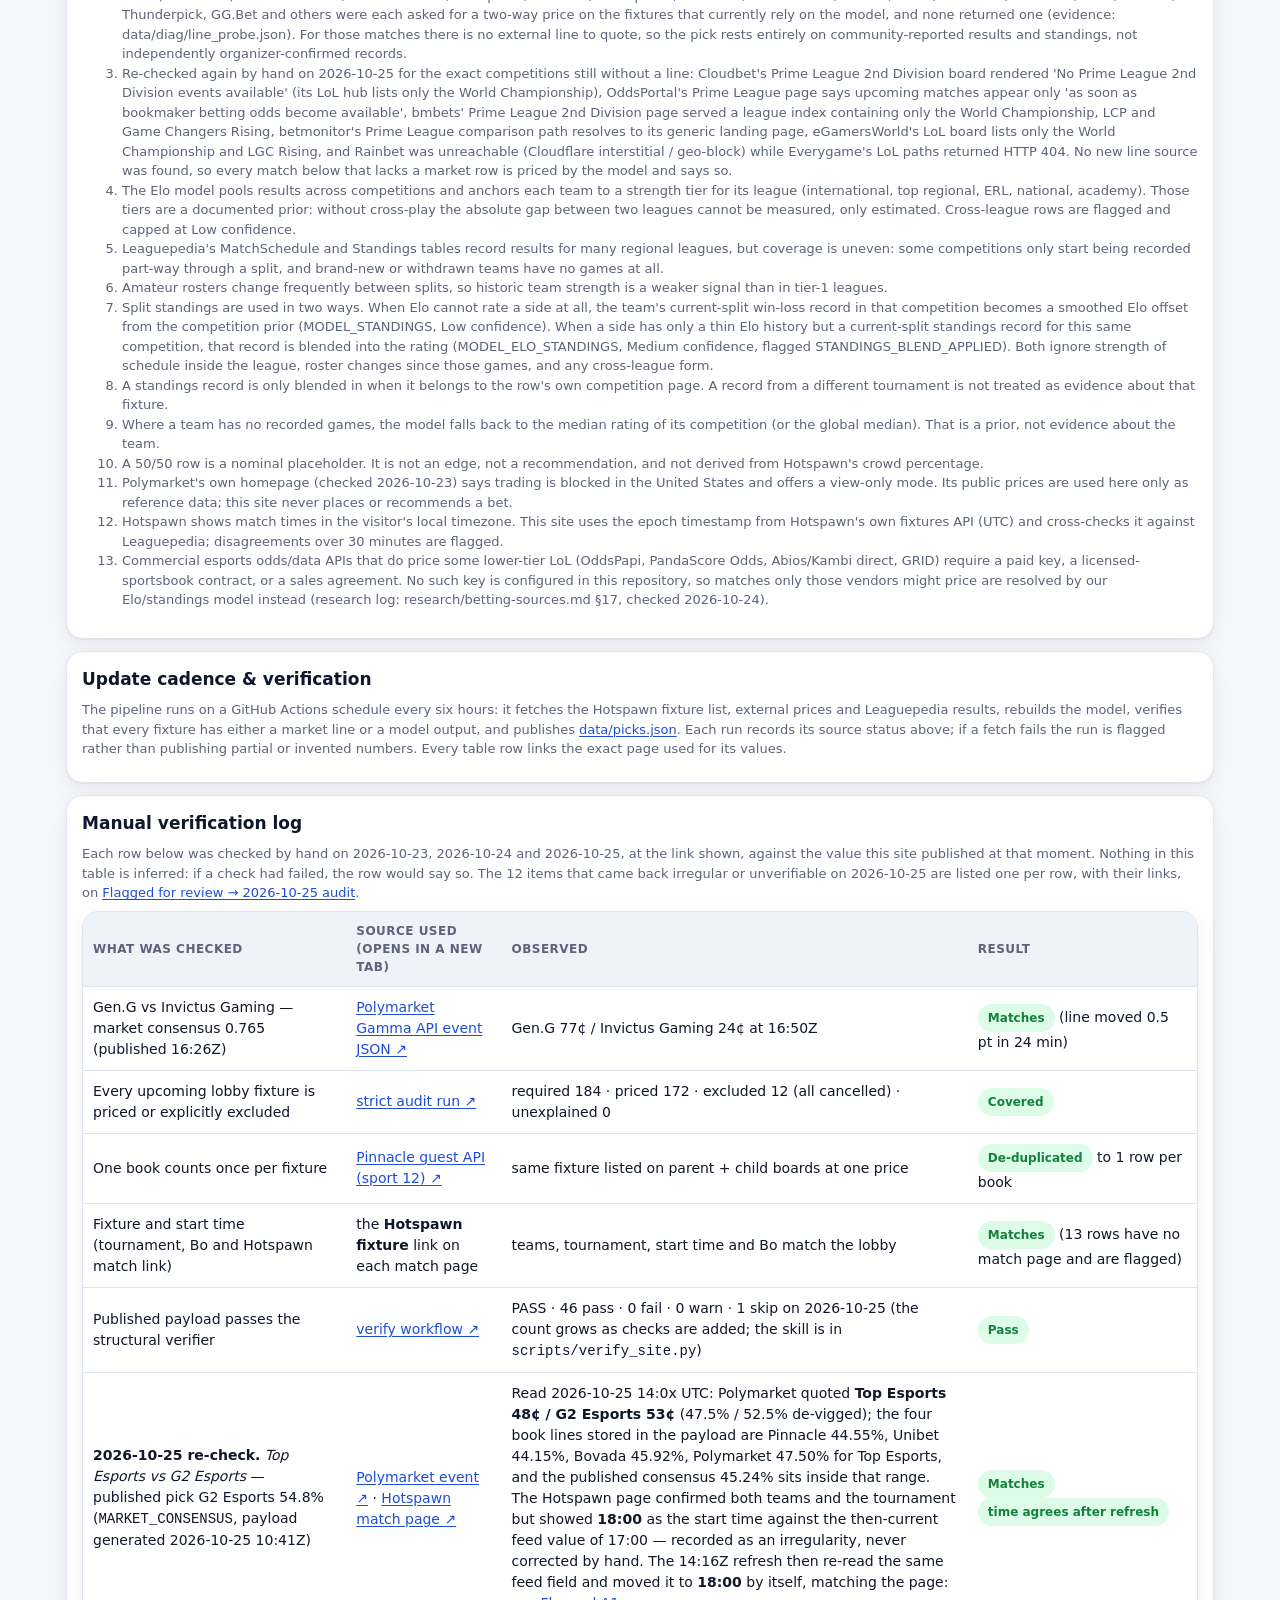
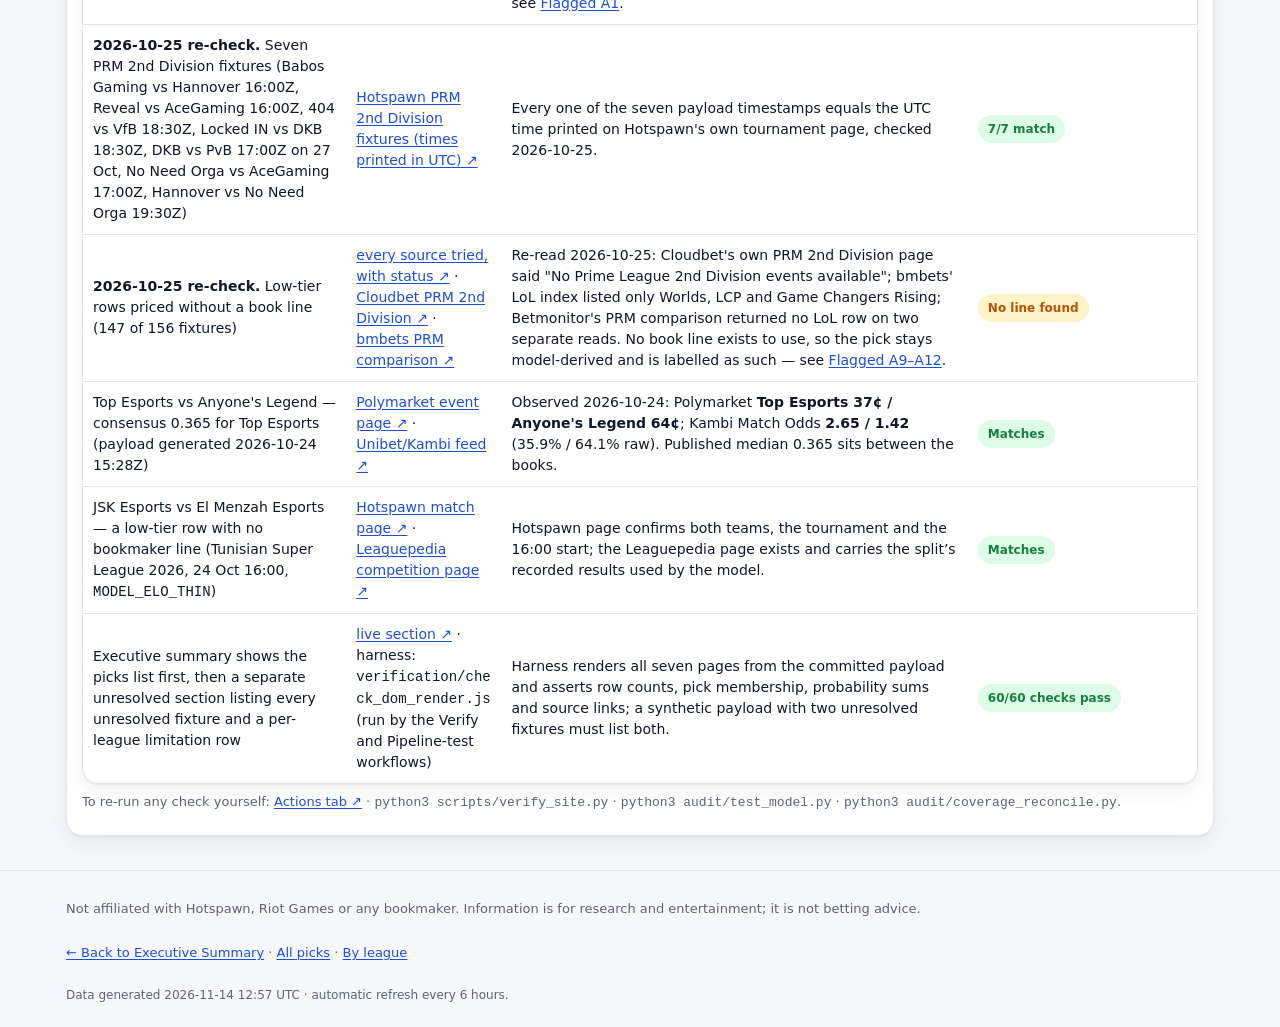
<file: docs/methodology.html>
<!DOCTYPE html>
<html lang="en">
<head>
<meta charset="utf-8">
<meta name="viewport" content="width=device-width, initial-scale=1, viewport-fit=cover">
<meta name="color-scheme" content="light dark">
<title>Methodology &amp; sources — Hotspawn LoL Picks</title>
<meta name="description" content="How every Hotspawn LoL fixture gets a pick: deduplicated external bookmaker consensus, tier-anchored Elo, split standings fallback, schedule disambiguation, validation and CC BY-SA 3.0 source attributions.">
<meta name="theme-color" content="#0b1220">
<link rel="manifest" href="manifest.webmanifest">
<link rel="apple-touch-icon" href="assets/apple-touch-icon.png">
<meta name="apple-mobile-web-app-title" content="LoL Picks">
<meta name="application-name" content="LoL Picks">
<link rel="stylesheet" href="assets/style.css">
</head>
<body data-page="methodology">
<a class="skip" href="#main">Skip to content</a>

<header class="site-header">
  <div class="header-inner">
    <a class="logo" href="index.html">
      <span class="logo-mark" aria-hidden="true">🎯</span>
      <span class="logo-text">Hotspawn LoL Picks<small>Independent picks · not affiliated with Hotspawn</small></span>
    </a>
    <div class="header-meta">
      <span id="updated">Loading…</span><br>
      <span class="freshness" id="freshness"><span class="dot"></span>checking freshness</span>
    </div>
    <button class="icon-btn" id="theme-toggle" type="button" aria-label="Switch colour theme" title="Switch colour theme">🌙</button>
  </div>
<nav class="top-nav" aria-label="Main">
  <ul>
    <li><a href="index.html" data-nav="summary">Summary</a></li>
    <li><a href="picks.html" data-nav="picks">All picks</a></li>
    <li><a href="leagues.html" data-nav="leagues">By league</a></li>
    <li><a href="unresolved.html" data-nav="unresolved">Unresolved &amp; limits</a></li>
    <li><a href="flagged.html" data-nav="flagged">Flagged</a></li>
    <li><a href="methodology.html" data-nav="methodology">Methodology</a></li>
  </ul>
</nav>
</header>
<nav class="jumpbar" aria-label="Quick jumps">
  <div class="wrap inner">
    <a class="hot" href="picks.html">📋 All picks</a>
    <a href="picks.html?filter=next24">⏰ Next 24 h</a>
    <a href="index.html#nonfeatured">🧮 No book line</a>
    <a href="leagues.html">🏆 By league</a>
    <a href="unresolved.html">⚠️ Unresolved</a>
    <a href="flagged.html">🚩 Flagged</a>
  </div>
</nav>

<main id="main" class="wrap">
  <div id="error-box"></div>
  <div id="freshness-warning" class="hidden"></div>
  <div id="input-health" class="hidden" role="status"></div>

  <p class="eyebrow">Method &amp; verification</p>
  <h1>How every pick &amp; win probability is originated</h1>
  <p class="lede">Fixtures come from Hotspawn. Probabilities never do. Every fixture passes through a documented 5-tier cascade:
  external bookmaker consensus → tier-anchored Elo → split standings → competition prior → explicit 50/50 placeholder.</p>

  <section class="card" id="what-this-site-promises">
    <h3>What this site promises — and where to check each promise</h3>
    <p class="small">One row per requirement, with the page that proves it and the automated check that enforces it.
      Every link here is on this site; nothing needs an external account to verify.</p>
    <div class="table-wrap">
      <table>
        <thead>
          <tr><th scope="col">Requirement</th><th scope="col">Where to check it</th><th scope="col">Enforced by</th></tr>
        </thead>
        <tbody>
          <tr><td data-label="Requirement">A pick for <b>every</b> match</td><td data-label="Where"><a href="picks.html">All picks</a> — one row per fixture, pick is always one of the two teams</td><td data-label="Check" class="small">REQ1, DOM render</td></tr>
          <tr><td data-label="Requirement">Win probability for <b>both</b> teams, adding to 100%</td><td data-label="Where"><a href="picks.html">All picks</a> — the Win probability column names both sides</td><td data-label="Check" class="small">REQ2</td></tr>
          <tr><td data-label="Requirement">Coverage of the whole Hotspawn LoL list</td><td data-label="Where"><a href="index.html#main">Executive summary</a> — coverage &amp; lobby reconciliation</td><td data-label="Check" class="small">D21, coverage audit</td></tr>
          <tr><td data-label="Requirement">External betting lines used where they exist</td><td data-label="Where"><a href="index.html#featured-heading">Featured picks</a> · <a href="picks.html?filter=market">market-only list</a></td><td data-label="Check" class="small">REQ4, D20</td></tr>
          <tr><td data-label="Requirement">Our own probability where no line exists</td><td data-label="Where"><a href="picks.html?filter=model">matches without a betting line</a> · <a href="unresolved.html">limitations</a></td><td data-label="Check" class="small">REQ5</td></tr>
          <tr><td data-label="Requirement">Separate section for unresolved picks &amp; limits, in the summary</td><td data-label="Where"><a href="index.html#unresolved-section">Executive summary → unresolved &amp; no-line section</a></td><td data-label="Check" class="small">S4, S5, DOM render</td></tr>
          <tr><td data-label="Requirement">In-site links to the updated picks list</td><td data-label="Where"><a href="index.html#picks-here">Executive summary → where the picks are</a></td><td data-label="Check" class="small">S4c, REQ7</td></tr>
          <tr><td data-label="Requirement">Readable on a phone</td><td data-label="Where">Every page — <a href="picks.html">All picks</a> is the densest: tables become cards, the bottom bar stays in reach, tap targets ≥44 px</td><td data-label="Check" class="small">REQ9, S2, S7</td></tr>
          <tr><td data-label="Requirement">Refresh every 4–8 hours, no manual input</td><td data-label="Where"><a href="index.html">Executive summary</a> header shows the last and next update</td><td data-label="Check" class="small">W1, W2, REQ10</td></tr>
          <tr><td data-label="Requirement">A source link on every row</td><td data-label="Where"><a href="picks.html">All picks</a> → Sources column; <a href="leagues.html">By league</a> → source per competition</td><td data-label="Check" class="small">REQ8, DOM render</td></tr>
          <tr><td data-label="Requirement">Hotspawn is never a probability input</td><td data-label="Where"><a href="unresolved.html#resolution-mix">How each snapshot was priced</a></td><td data-label="Check" class="small">W3</td></tr>
          <tr><td data-label="Requirement">Irregularities flagged for review</td><td data-label="Where"><a href="flagged.html">Flagged for review</a> — flags, bridges, cancelled fixtures, checked sources</td><td data-label="Check" class="small">REQ8, S5c</td></tr>
        </tbody>
      </table>
    </div>
  </section>

  <section id="input-freshness">
    <h2>Input timestamps &amp; verification scope</h2>
    <p class="small">Source collection times below are recorded by the collector, not invented from the dashboard build time. “ok” means a feed was collected, not that every value was confirmed by an event organizer. Blank timestamps remain unverified. Historical model rows also link their latest recorded competition, which may differ from the upcoming split.</p>
    <div data-input-freshness></div>
    <p class="small">50/50 unresolved rows have <b>no recommended team</b>. For backwards compatibility the raw JSON may retain a deterministic team in its legacy <code>pick</code> field; this is a placeholder, never an evidence-backed selection. Equal model probabilities likewise indicate no preferred side. Rows whose Hotspawn lock time has passed are labelled “Lock time passed”; they remain in the complete snapshot until the next refresh.</p>
  </section>

  <section class="card">
    <h3>1. Fixture discovery &amp; lobby reconciliation (every 6 hours)</h3>
    <p class="small">We reconcile <a href="https://play.hotspawn.com/lol-pickems" target="_blank" rel="noopener">Hotspawn's LoL Pick'em lobby</a>
    with Hotspawn's backend fixtures feed (<code>/api/v1/fixtures</code>) every 6 hours via GitHub Actions cron (<code>0 */6 * * *</code>).
    Cancelled or withdrawn upstream rows are excluded from pricing and audited on <a href="flagged.html#excluded">Flagged for review</a> (check D21).
    Exact UTC timestamps come directly from millisecond epoch fields.</p>
    <p class="small"><b>Start times are shown exactly as Hotspawn's feed reports them</b>, because that feed is
    what sets the Pick'em lock. Other sources sometimes give a different time for the same fixture; rather than
    silently choosing one, every row like that is marked <b>⏱</b> and its match page lists the time reported by
    <b>each</b> source (Hotspawn, Leaguepedia, and every book that priced it) with links. Measured 2026-10-25: the 10:41Z snapshot carried
    <span class="flag">START_TIME_MISMATCH</span> on 10 fixtures (Hotspawn feed vs Leaguepedia), including four
    Worlds fixtures — e.g. <i>Top Esports vs G2 Esports</i> was 17:00 UTC in the feed while Hotspawn's own match page,
    Leaguepedia and Polymarket all said 18:00 UTC. <b>Nothing was edited by hand</b>: the next 6-hourly run (14:16Z)
    re-read the feed and those four times corrected themselves to 17:00 / 18:00 / 19:00 / 22:00 UTC, leaving 0
    <span class="flag">START_TIME_MISMATCH</span> in the current payload. The disagreement is an upstream data-quality
    limit, and the site's job is to show it rather than hide it.</p>
  </section>

  <section class="card">
    <h3>2. External market consensus (deduplicated 1 main-match line per bookmaker)</h3>
    <p class="small">For every fixture we query independent bookmaker and prediction-market feeds — Pinnacle, Bovada, Unibet (Kambi) and Polymarket.
    Child prop/special boards (kills, towers, barons, dragons, correct score, map-N child markets on series) are strictly rejected, and each bookmaker
    contributes at most <b>one</b> full-match moneyline per fixture so no single feed can echo-dominate the median (check D20).</p>
    <p class="small"><b>Access note:</b> Polymarket's homepage (checked 2026-10-23, <a href="https://polymarket.com/" target="_blank" rel="noopener">polymarket.com</a>) states that trading is blocked in the United States and offers a view-only mode. Its prices are used here solely as public reference data; this site does not place or recommend bets.</p>
    <ul class="clean small">
      <li>Decimal/American prices are two-way de-vigged so probabilities sum to 100.0%.</li>
      <li>Consensus = exact median across ≥3 independent books, or fixed-quality weighted mean (Pinnacle 1.0, Unibet 0.85, Bovada 0.8, Polymarket 0.7) for 2 books.</li>
      <li>The displayed <b>dispersion</b> is the gap between the highest and lowest source probability (≤6 pts = High confidence, ≤10 = Medium, &gt;10 = Low).</li>
      <li><b>One book counts once (check D20):</b> repeated boards per book + team pair + start hour are de-duplicated before consensus is computed, prop boards (kills, maps, towers, barons, handicaps) are rejected, and single-game markets are blocked on Bo3/Bo5 series (check D16).</li>
    </ul>
  </section>

  <section class="card">
    <h3>3. Own Elo model + Split Standings fallback + Entity disambiguation</h3>
    <p class="small">Where our configured adapters find no usable market line for Tier-3/national divisions (PRM 3rd Division, RIVALS League, Tunisian Super League, Komplettligaen, Arabian 2nd Division, LigaGG),
    we originate probabilities from <a href="https://lol.fandom.com/wiki/Special:CargoTables/MatchSchedule" target="_blank" rel="noopener">Leaguepedia's recorded match results and split standings</a>:</p>
    <div class="warnbox" role="note"><b>Not an official results source:</b> Leaguepedia is a community-maintained database, not Riot or an event organizer. Model probabilities are estimates derived from community records, not official odds or organizer-verified win probabilities, and Hotspawn confirms only the listed fixture.</div>
    <ul class="clean small">
      <li><b>Chronological Tier-Anchored Elo (<span class="flag">MODEL_ELO</span> / <span class="flag">MODEL_ELO_THIN</span>):</b> Base K = 24 (×0.8 Bo1, ×1.0 Bo3, ×1.3 Bo5+, margin multiplier up to ×1.5) over 24 months of completed series on Leaguepedia (<code>MatchSchedule</code>), decayed toward competition-strength priors with a 365-day half-life, smoothed with head-to-head (≤15% weight with ≥3 meetings), and shrunk toward 50/50 on small samples (<span class="mono">games/(games+8)</span>).</li>
      <li><b>Current-split Standings Fallback (<span class="flag">MODEL_STANDINGS</span> 📊):</b> When Elo lacks games on a side yet Leaguepedia's <code>Standings</code> table records current-split series (<code>WinSeries</code>/<code>LossSeries</code>), smoothed series/game rates (65% series, 35% games; bounded to 15–85%) become Elo offsets from the competition prior; the pairwise Elo probability is then shrunk toward 50% by n/(n+8), using the smaller evidence sample n (0–0 records excluded; capped at Low confidence because it ignores strength of schedule).</li>
      <li><b>Elo + Standings Blend (<span class="flag">MODEL_ELO_STANDINGS</span> 📊🧮):</b> When a side has only a <i>thin</i> Elo history (&lt;8 games in 365d) but a current-split standings record for <b>this same competition</b>, the split record is converted to an Elo offset from the competition prior and blended into the rating. The split record's weight is <span class="mono">series/(series+4)</span> capped at 60%, so pooled Elo still dominates. Flagged <span class="flag">STANDINGS_BLEND_APPLIED</span>, capped at Medium confidence (Low when the comparison is cross-league). A record from a different competition is never blended in.</li>
      <li><b>Competition-Scoped Disambiguation &amp; Schedule Bridging:</b> Resolves parenthetical disambiguations within the verified competition roster (e.g. <i>LYON (2024 American Team)</i> at Worlds, <i>Locked In (Dutch Team)</i>) and bridges upstream Hotspawn tag collisions (e.g. <i>Phong Vũ Buffalo</i> → <i>PvB (Swiss Team)</i>), flagging <span class="flag">HOTSPAWN_NAME_COLLISION</span> / <span class="flag">NAME_BRIDGED_VIA_SCHEDULE</span>.</li>
      <li><b>Competition Prior (<span class="flag">MODEL_LEAGUE_PRIOR</span>) &amp; Unresolved (<span class="flag">UNRESOLVED</span>):</b> One missing side uses the competition median rating with shrink n/(n+20), where n is the known side’s evidence sample; zero-evidence matches retain internal 50.0% / 50.0% placeholders and show NO PICK in the UI. Those placeholders are not measured probabilities.</li>
    </ul>
  </section>

  <section class="card">
    <h3>4. Out-of-sample validation</h3>
    <p class="small">Ratings are fitted strictly prior to a 30-day holdout window, frozen, and scored out-of-sample on completed matches against coin-flip log-loss (0.6931) and Brier (0.2500) baselines. The same frozen scores are then split two ways, because a single headline number hides the part that matters here: <b>by competition band</b> (the tier-3 rows are exactly the ones we price without a bookmaker line, so their measured accuracy — not the pooled figure — is what a low-tier pick should be judged on) and <b>by stated confidence</b> (when we publish 70%, how often the favoured side actually won). Bands come from the model's own competition priors; the calibration table publishes the gap even when it shows overconfidence.</p>
    <div id="backtest" class="small">Loading validation…</div>
  </section>

  <section class="card">
    <h3>5. Data attribution &amp; licensing</h3>
    <ul class="clean small">
      <li><b>Leaguepedia (<a href="https://lol.fandom.com/wiki/Special:CargoTables/MatchSchedule" target="_blank" rel="noopener">lol.fandom.com</a>, Fandom):</b> Community match schedules, recorded series results, team pages and split standings licensed under <a href="https://creativecommons.org/licenses/by-sa/3.0/" target="_blank" rel="noopener">CC BY-SA 3.0</a>.</li>
      <li><b>Liquipedia (<a href="https://liquipedia.net/leagueoflegends/api.php?action=query&amp;meta=siteinfo&amp;format=json" target="_blank" rel="noopener">liquipedia.net MediaWiki API</a>):</b> Tournament index metadata queried strictly via the official MediaWiki API (<code>api.php</code>, gzip, ≥2.2s pacing, never HTML scraping) under <a href="https://creativecommons.org/licenses/by-sa/3.0/" target="_blank" rel="noopener">CC-BY-SA 3.0</a>.</li>
      <li><b>Hotspawn (<a href="https://play.hotspawn.com/lol-pickems" target="_blank" rel="noopener">play.hotspawn.com</a>):</b> Used strictly for fixture discovery (teams, competition, UTC lock time). Hotspawn crowd percentages are never used in any probability calculation.</li>
    </ul>
  </section>

  <section class="card">
    <h3>Model run details</h3>
    <div id="model-info">Loading model details…</div>
    <p class="tiny" id="generated"></p>
  </section>

  <section>
    <h2>Source status for this update</h2>
    <div class="table-wrap">
      <table>
        <thead><tr><th scope="col">Source</th><th scope="col">Status</th><th scope="col">Rows</th><th scope="col">Note</th></tr></thead>
        <tbody id="sources-status">
          <tr><td colspan="4"><div class="loading"><span class="spinner"></span>Loading source status…</div></td></tr>
        </tbody>
      </table>
    </div>
  </section>

  <section>
    <h2>Checked but unavailable</h2>
    <p class="small">Every provider tested and confirmed blocked or unavailable without paid API keys.</p>
    <div class="table-wrap">
      <table>
        <thead><tr><th scope="col">Provider</th><th scope="col">Observed</th><th scope="col">Consequence</th></tr></thead>
        <tbody id="checked-unavailable">
          <tr><td colspan="3"><div class="loading"><span class="spinner"></span>Loading…</div></td></tr>
        </tbody>
      </table>
    </div>
  </section>

  <section id="market-probe">
    <h2>External sources re-checked on this update</h2>
    <p class="small">
      A fixed list of established sportsbooks, esportsbooks, exchanges, odds aggregators, prediction markets and
      community/official result sites is requested <b>once per refresh</b> (single GET each, 12-second timeout).
      The table is the observed result — nothing here is inferred, and nothing here is ever used in a probability.
      A source only becomes a market input after it returns structured per-match prices <em>and</em> a sample price is
      verified by hand against the live page. The narrative research (what each site claims to cover, with links) is in
      <a href="https://github.com/karagemop466-tech/LOLHOTSPAWN2/blob/main/research/betting-sources.md" target="_blank" rel="noopener">research/betting-sources.md ↗</a>.
    </p>
    <p class="small" id="probe-summary">Loading…</p>
    <div class="table-wrap">
      <table>
        <thead><tr><th scope="col">Source</th><th scope="col">Type</th><th scope="col">HTTP</th><th scope="col">Verdict</th></tr></thead>
        <tbody id="market-probe-body">
          <tr><td colspan="4"><div class="loading"><span class="spinner"></span>Loading source checks…</div></td></tr>
        </tbody>
      </table>
    </div>
  </section>

  <section class="card" id="low-tier-sources">
    <h3>Where the non-featured matches were searched (re-checked 2026-10-24)</h3>
    <p class="small">
      The fixtures without a featured bookmaker line were re-checked in the order the brief requires:
      established sportsbooks → esportsbooks / esports betting lines → community results. Every row below is a live
      observation made at the link shown; nothing is inferred. Full notes with the same links:
      <a href="https://github.com/karagemop466-tech/LOLHOTSPAWN2/blob/main/research/betting-sources.md" target="_blank" rel="noopener">research/betting-sources.md §14–§20 ↗</a> (served from this repository).
    </p>
    <div class="table-wrap">
      <table>
        <thead><tr><th scope="col">Source</th><th scope="col">Observed</th><th scope="col">Consequence for our line</th></tr></thead>
        <tbody>
          <tr>
            <td data-label="Source"><a href="https://guest.api.arcadia.pinnacle.com/0.1/sports/12/leagues" target="_blank" rel="noopener">Pinnacle guest leagues feed ↗</a></td>
            <td data-label="Observed">The only League of Legends competition in the feed is <b>League of Legends – World Championship</b> (id 9587, 10 matchups). No PRM, RIVALS, Tunisian, Arabian, 4 Nations, Komplettligaen or LigaGG league is listed.</td>
            <td data-label="Consequence for our line"><span class="chip amber">No line</span> — those rows keep our own Elo/standings model.</td>
          </tr>
          <tr>
            <td data-label="Source"><a href="https://polymarket.com/event/lol-tes-al-2026-10-24" target="_blank" rel="noopener">Polymarket — Top Esports vs Anyone's Legend ↗</a></td>
            <td data-label="Observed">37¢ / 64¢ at 16:19 UTC on 2026-10-24; published consensus was 0.365 / 0.635 (same direction).</td>
            <td data-label="Consequence for our line"><span class="chip green">Cross-checked</span> — featured row confirmed live.</td>
          </tr>
          <tr>
            <td data-label="Source"><a href="https://www.betmonitor.com/odds-comparison/esports/prime-league-2nd-division/10024464" target="_blank" rel="noopener">Betmonitor — Prime League 2nd Division comparison ↗</a></td>
            <td data-label="Observed">The league page exists and indexing exposes bet365 / ggbet prices for its fixtures, but the page body is rendered client-side and the fetched HTML contains no per-fixture price.</td>
            <td data-label="Consequence for our line"><span class="chip amber">Manual review</span> — no machine-readable feed; flagged F14.1.</td>
          </tr>
          <tr>
            <td data-label="Source"><a href="https://oddspapi.io/sports/esports/lol" target="_blank" rel="noopener">OddsPapi — LoL odds API ↗</a></td>
            <td data-label="Observed">133 bookmakers quoted on the last measured tier-1 fixture, 184 market families, <b>0 fixtures scheduled</b> at 04:15 UTC on 2026-10-24; every request needs an <code>apiKey</code>.</td>
            <td data-label="Consequence for our line"><span class="chip amber">Key-gated</span> — no key is configured, so no price from it is used anywhere.</td>
          </tr>
          <tr>
            <td data-label="Source"><a href="https://lol.fandom.com/wiki/Special:CargoTables/MatchSchedule" target="_blank" rel="noopener">Leaguepedia MatchSchedule / Standings ↗</a></td>
            <td data-label="Observed"><span id="meth-lp-counts">Recorded schedule and split standings rows fetched in the current snapshot</span>; every model row links its competition page.</td>
            <td data-label="Consequence for our line"><span class="chip green">Used for our own line</span> (CC BY-SA 3.0).</td>
          </tr>
        </tbody>
      </table>
    </div>
    <p class="small">
      <b>Limitation this creates:</b> a model line is not a market line. It carries no bookmaker margin and no
      roster/injury news, and it must not be read as an edge against a bookmaker price. <span id="meth-lowconf-summary">On the 2026-10-25 snapshot
      11 of 156 rows are capped at Low confidence for thin samples (&lt;8 games in 365 days) or cross-league comparisons;
      0 rows are unresolved. The per-league version of this table is on</span>
      <a href="unresolved.html">Unresolved &amp; limitations</a>.
    </p>
  </section>

  <section class="card">
    <h3>Known limitations</h3>
    <ol class="small" id="limitations"><li>See <a href="unresolved.html">Unresolved &amp; low confidence</a>.</li></ol>
  </section>

  <section class="card">
    <h3>Update cadence &amp; verification</h3>
    <p class="small">The pipeline runs on a GitHub Actions schedule every six hours: it fetches the Hotspawn fixture list, external prices and
    Leaguepedia results, rebuilds the model, verifies that every fixture has either a market line or a model output, and publishes
    <a href="data/picks.json">data/picks.json</a>. Each run records its source status above; if a fetch fails the run is flagged rather than
    publishing partial or invented numbers. Every table row links the exact page used for its values.</p>
  </section>
  <section class="card" id="manual-checks">
    <h3>Manual verification log</h3>
    <p class="small">Each row below was checked by hand on 2026-10-23, 2026-10-24 and 2026-10-25, at the link shown, against the value
    this site published at that moment. Nothing in this table is inferred: if a check had failed, the row would say so.
    The 12 items that came back irregular or unverifiable on 2026-10-25 are listed one per row, with their links, on
    <a href="flagged.html#audit-2026-10-25">Flagged for review → 2026-10-25 audit</a>.</p>
    <div class="table-wrap">
      <table>
        <thead><tr><th scope="col">What was checked</th><th scope="col">Source used (opens in a new tab)</th><th scope="col">Observed</th><th scope="col">Result</th></tr></thead>
        <tbody>
          <tr>
            <td data-label="What was checked">Gen.G vs Invictus Gaming — market consensus 0.765 (published 16:26Z)</td>
            <td data-label="Source used"><a href="https://gamma-api.polymarket.com/events?slug=lol-gen-ig1-2026-10-23" target="_blank" rel="noopener">Polymarket Gamma API event JSON ↗</a></td>
            <td data-label="Observed">Gen.G 77¢ / Invictus Gaming 24¢ at 16:50Z</td>
            <td data-label="Result"><span class="chip green">Matches</span> (line moved 0.5 pt in 24 min)</td>
          </tr>
          <tr>
            <td data-label="What was checked">Every upcoming lobby fixture is priced or explicitly excluded</td>
            <td data-label="Source used"><a href="https://github.com/karagemop466-tech/LOLHOTSPAWN2/actions/runs/39987084028" target="_blank" rel="noopener">strict audit run ↗</a></td>
            <td data-label="Observed">required 184 · priced 172 · excluded 12 (all cancelled) · unexplained 0</td>
            <td data-label="Result"><span class="chip green">Covered</span></td>
          </tr>
          <tr>
            <td data-label="What was checked">One book counts once per fixture</td>
            <td data-label="Source used"><a href="https://guest.api.arcadia.pinnacle.com/0.1/sports/12/leagues?all=false" target="_blank" rel="noopener">Pinnacle guest API (sport 12) ↗</a></td>
            <td data-label="Observed">same fixture listed on parent + child boards at one price</td>
            <td data-label="Result"><span class="chip green">De-duplicated</span> to 1 row per book</td>
          </tr>
          <tr>
            <td data-label="What was checked">Fixture and start time (tournament, Bo and Hotspawn match link)</td>
            <td data-label="Source used">the <b>Hotspawn fixture</b> link on each match page</td>
            <td data-label="Observed">teams, tournament, start time and Bo match the lobby</td>
            <td data-label="Result"><span class="chip green">Matches</span> (13 rows have no match page and are flagged)</td>
          </tr>
          <tr>
            <td data-label="What was checked">Published payload passes the structural verifier</td>
            <td data-label="Source used"><a href="https://github.com/karagemop466-tech/LOLHOTSPAWN2/actions/runs/39988004265" target="_blank" rel="noopener">verify workflow ↗</a></td>
            <td data-label="Observed">PASS · 46 pass · 0 fail · 0 warn · 1 skip on 2026-10-25 (the count grows as checks are added; the skill is in <code>scripts/verify_site.py</code>)</td>
            <td data-label="Result"><span class="chip green">Pass</span></td>
          </tr>
          <tr>
            <td data-label="What was checked"><b>2026-10-25 re-check.</b> <i>Top Esports vs G2 Esports</i> — published pick G2 Esports 54.8% (<code>MARKET_CONSENSUS</code>, payload generated 2026-10-25 10:41Z)</td>
            <td data-label="Source used"><a href="https://polymarket.com/esports/league-of-legends/worlds/lol-tes-g2-2026-10-25" target="_blank" rel="noopener">Polymarket event ↗</a> · <a href="https://www.hotspawn.com/matches/top-esports-vs-g2-esports-worlds-2026-main-event-1075816" target="_blank" rel="noopener">Hotspawn match page ↗</a></td>
            <td data-label="Observed">Read 2026-10-25 14:0x UTC: Polymarket quoted <b>Top Esports 48¢ / G2 Esports 53¢</b> (47.5% / 52.5% de-vigged); the four book lines stored in the payload are Pinnacle 44.55%, Unibet 44.15%, Bovada 45.92%, Polymarket 47.50% for Top Esports, and the published consensus 45.24% sits inside that range. The Hotspawn page confirmed both teams and the tournament but showed <b>18:00</b> as the start time against the then-current feed value of 17:00 — recorded as an irregularity, never corrected by hand. The 14:16Z refresh then re-read the same feed field and moved it to <b>18:00</b> by itself, matching the page: see <a href="flagged.html#audit-2026-10-25">Flagged A1</a>.</td>
            <td data-label="Result"><span class="chip green">Matches</span> <span class="chip green">time agrees after refresh</span></td>
          </tr>
          <tr>
            <td data-label="What was checked"><b>2026-10-25 re-check.</b> Seven PRM 2nd Division fixtures (Babos Gaming vs Hannover 16:00Z, Reveal vs AceGaming 16:00Z, 404 vs VfB 18:30Z, Locked IN vs DKB 18:30Z, DKB vs PvB 17:00Z on 27 Oct, No Need Orga vs AceGaming 17:00Z, Hannover vs No Need Orga 19:30Z)</td>
            <td data-label="Source used"><a href="https://www.hotspawn.com/league-of-legends/tournament/prm-2nd-division-26-27-fall" target="_blank" rel="noopener">Hotspawn PRM 2nd Division fixtures (times printed in UTC) ↗</a></td>
            <td data-label="Observed">Every one of the seven payload timestamps equals the UTC time printed on Hotspawn's own tournament page, checked 2026-10-25.</td>
            <td data-label="Result"><span class="chip green">7/7 match</span></td>
          </tr>
          <tr>
            <td data-label="What was checked"><b>2026-10-25 re-check.</b> Low-tier rows priced without a book line (147 of 156 fixtures)</td>
            <td data-label="Source used"><a href="unresolved.html#sources-checked">every source tried, with status ↗</a> · <a href="https://cloudbet.com/en/esports/league-of-legends/germany-t8205-prime-league-2nd-division?tab=events" target="_blank" rel="noopener">Cloudbet PRM 2nd Division ↗</a> · <a href="https://www.bmbets.com/e-sports/world/lol---prime-league/" target="_blank" rel="noopener">bmbets PRM comparison ↗</a></td>
            <td data-label="Observed">Re-read 2026-10-25: Cloudbet's own PRM 2nd Division page said "No Prime League 2nd Division events available"; bmbets' LoL index listed only Worlds, LCP and Game Changers Rising; Betmonitor's PRM comparison returned no LoL row on two separate reads. No book line exists to use, so the pick stays model-derived and is labelled as such — see <a href="flagged.html#audit-2026-10-25">Flagged A9–A12</a>.</td>
            <td data-label="Result"><span class="chip amber">No line found</span></td>
          </tr>
          <tr>
            <td data-label="What was checked">Top Esports vs Anyone's Legend — consensus 0.365 for Top Esports (payload generated 2026-10-24 15:28Z)</td>
            <td data-label="Source used"><a href="https://polymarket.com/event/lol-tes-al-2026-10-24" target="_blank" rel="noopener">Polymarket event page ↗</a> · <a href="https://eu-offering-api.kambicdn.com/offering/v2018/ub/listView/esports/league_of_legends/all/all/matches.json?lang=en_GB&market=GB&amp;useCombined=true" target="_blank" rel="noopener">Unibet/Kambi feed ↗</a></td>
            <td data-label="Observed">Observed 2026-10-24: Polymarket <b>Top Esports 37¢ / Anyone's Legend 64¢</b>; Kambi Match Odds <b>2.65 / 1.42</b> (35.9% / 64.1% raw). Published median 0.365 sits between the books.</td>
            <td data-label="Result"><span class="chip green">Matches</span></td>
          </tr>
          <tr>
            <td data-label="What was checked">JSK Esports vs El Menzah Esports — a low-tier row with no bookmaker line (Tunisian Super League 2026, 24 Oct 16:00, <code>MODEL_ELO_THIN</code>)</td>
            <td data-label="Source used"><a href="https://www.hotspawn.com/matches/jsk-esports-vs-el-menzah-esports-tunisian-super-league-2026-1080924" target="_blank" rel="noopener">Hotspawn match page ↗</a> · <a href="https://lol.fandom.com/wiki/Tunisian_Super_League/2026_Season" target="_blank" rel="noopener">Leaguepedia competition page ↗</a></td>
            <td data-label="Observed">Hotspawn page confirms both teams, the tournament and the 16:00 start; the Leaguepedia page exists and carries the split&rsquo;s recorded results used by the model.</td>
            <td data-label="Result"><span class="chip green">Matches</span></td>
          </tr>
          <tr>
            <td data-label="What was checked">Executive summary shows the picks list first, then a separate unresolved section listing every unresolved fixture and a per-league limitation row</td>
            <td data-label="Source used"><a href="index.html#unresolved-section">live section ↗</a> · harness: <code>verification/check_dom_render.js</code> (run by the Verify and Pipeline-test workflows)</td>
            <td data-label="Observed">Harness renders all seven pages from the committed payload and asserts row counts, pick membership, probability sums and source links; a synthetic payload with two unresolved fixtures must list both.</td>
            <td data-label="Result"><span class="chip green">60/60 checks pass</span></td>
          </tr>
        </tbody>
      </table>
    </div>
    <p class="small">To re-run any check yourself: <a href="https://github.com/karagemop466-tech/LOLHOTSPAWN2/actions" target="_blank" rel="noopener">Actions tab ↗</a> · <code>python3 scripts/verify_site.py</code> · <code>python3 audit/test_model.py</code> · <code>python3 audit/coverage_reconcile.py</code>.</p>
  </section>

</main>

<footer class="site-footer">
  <div class="wrap footer-grid">
    <p class="small">Not affiliated with Hotspawn, Riot Games or any bookmaker. Information is for research and entertainment; it is not betting advice.</p>
    <p class="small"><a href="index.html">← Back to Executive Summary</a> · <a href="picks.html">All picks</a> · <a href="leagues.html">By league</a></p>
    <p class="tiny" id="footer-updated"></p>
  </div>
</footer>

<nav class="bottom-nav" aria-label="Mobile">
  <a href="index.html" data-nav="summary"><span class="ico" aria-hidden="true">🏠</span>Summary</a>
  <a href="picks.html" data-nav="picks"><span class="ico" aria-hidden="true">📋</span>Picks</a>
  <a href="leagues.html" data-nav="leagues"><span class="ico" aria-hidden="true">🏆</span>Leagues</a>
  <a href="unresolved.html" data-nav="unresolved"><span class="ico" aria-hidden="true">⚠️</span>Unresolved</a>
  <a href="flagged.html" data-nav="flagged"><span class="ico" aria-hidden="true">🚩</span>Flagged</a>
  <a href="methodology.html" data-nav="methodology"><span class="ico" aria-hidden="true">📐</span>Method</a>
</nav>

<script src="assets/app.js" defer></script>
</body>
</html>
</file>
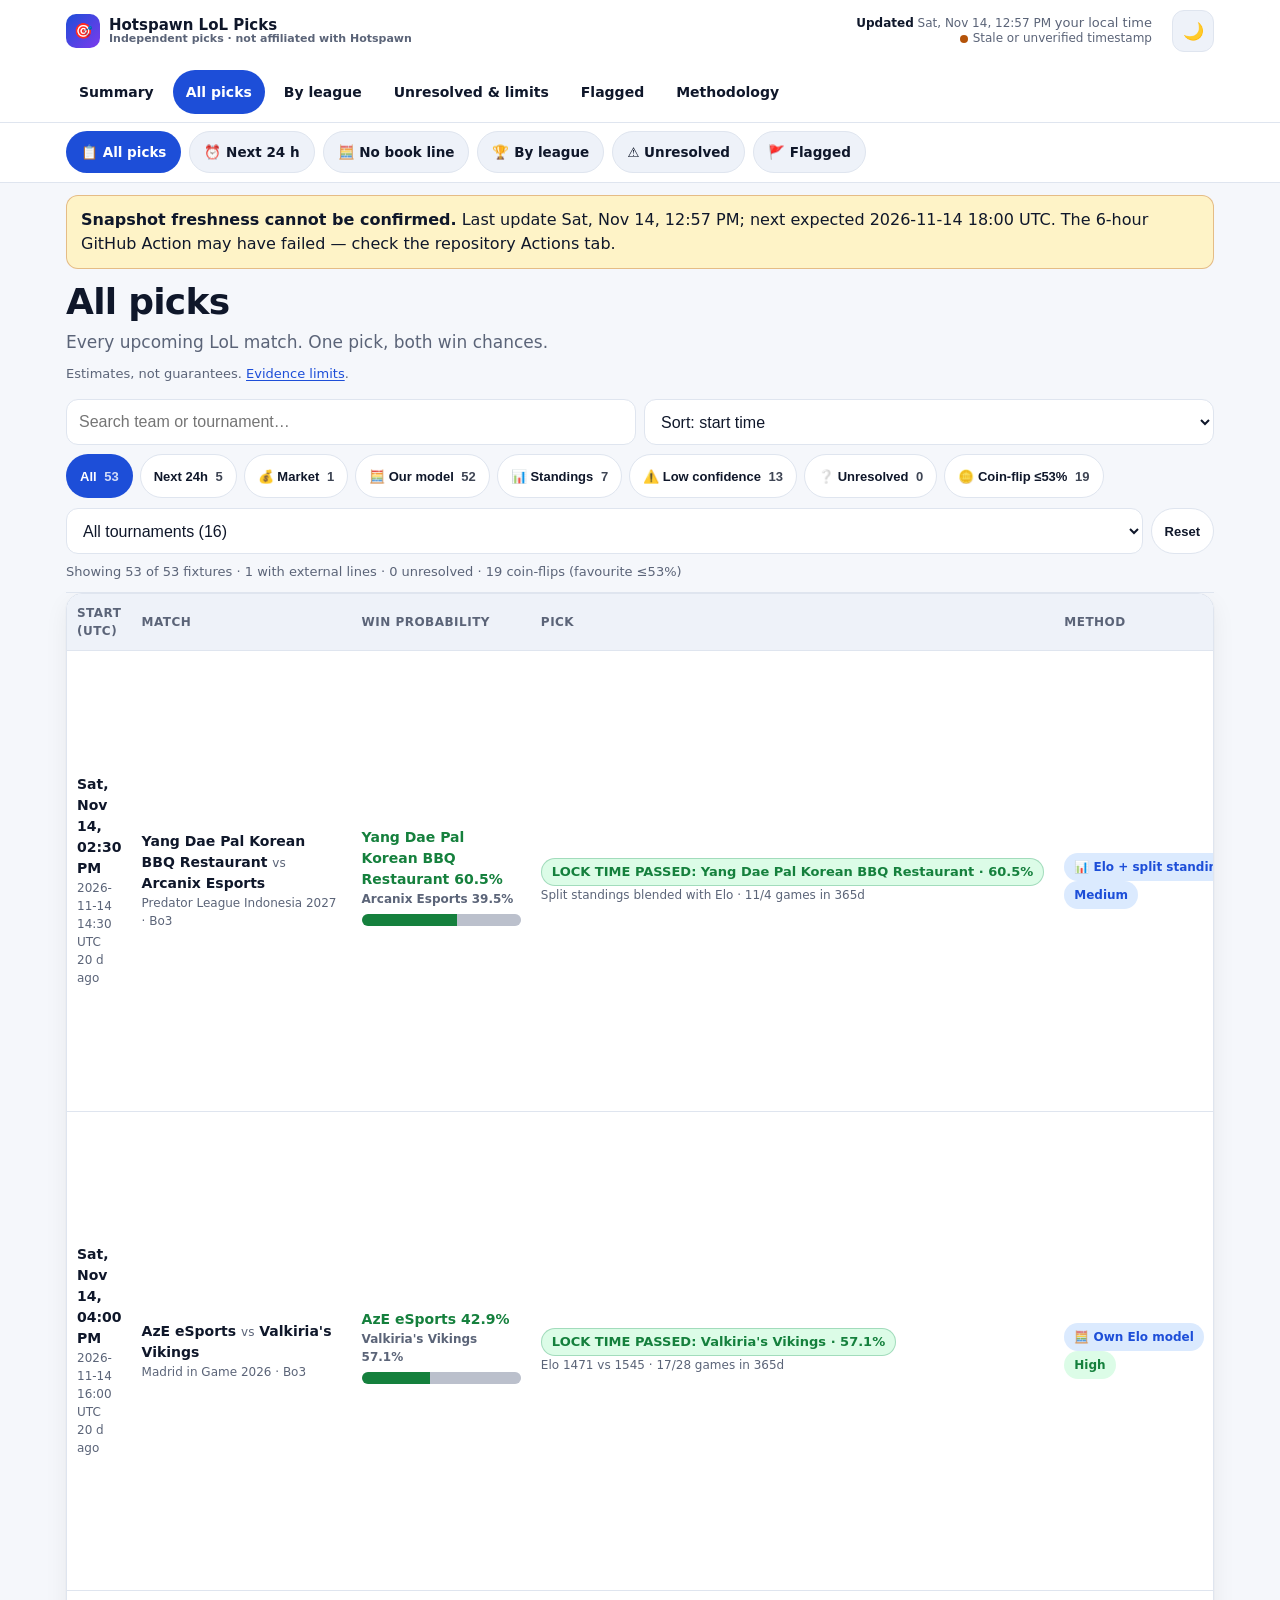
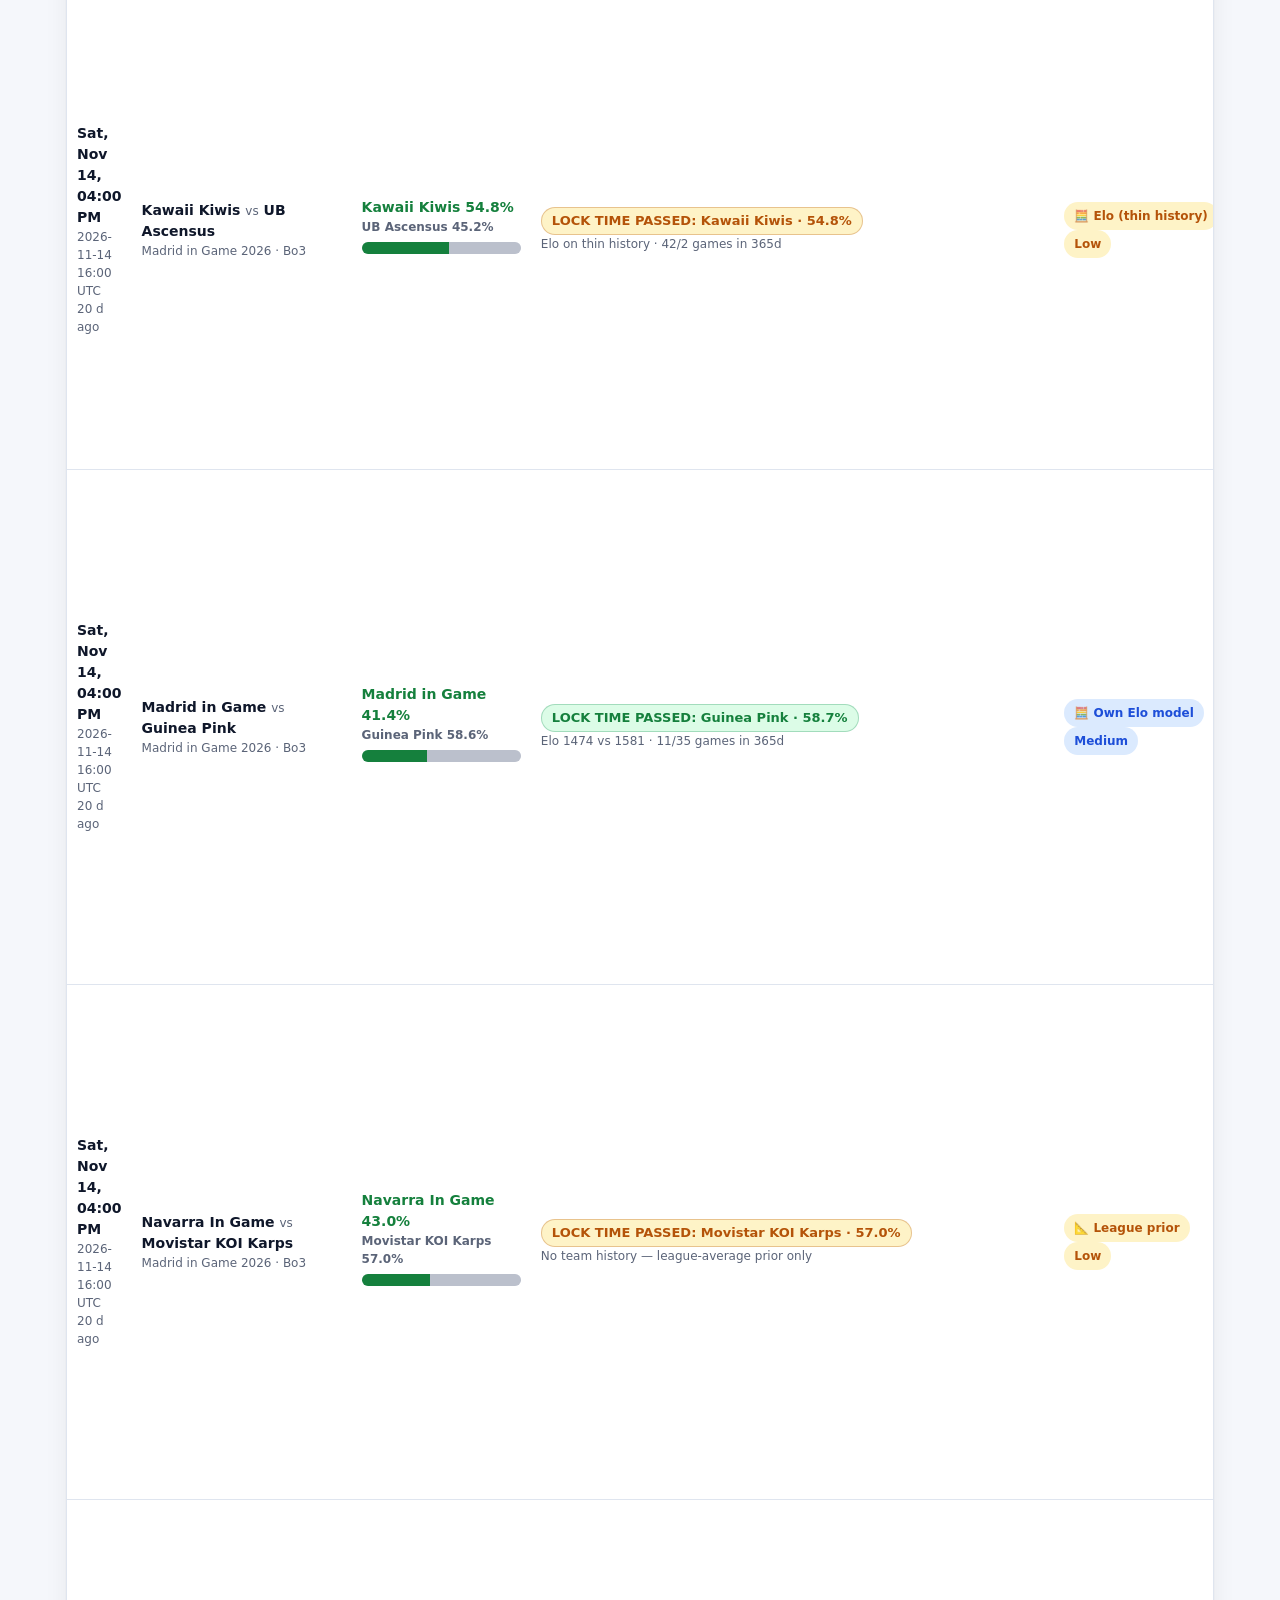
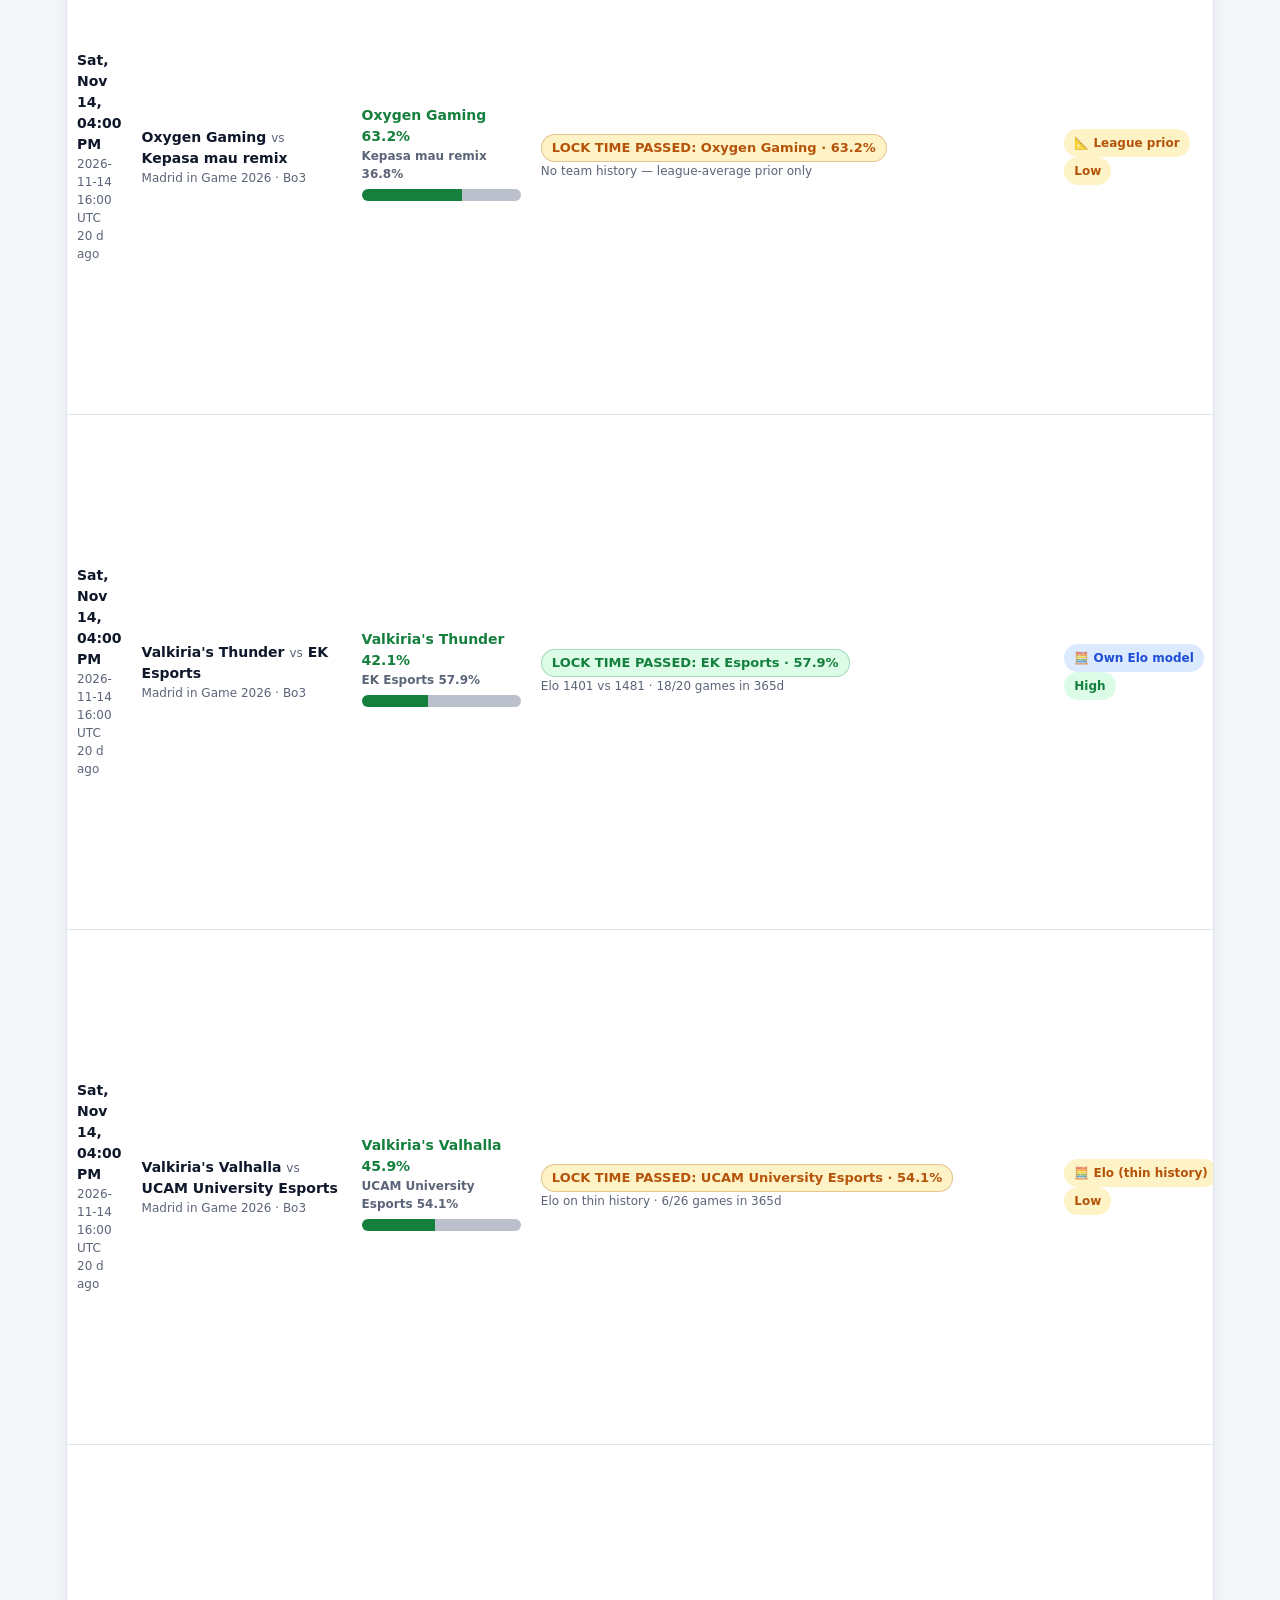
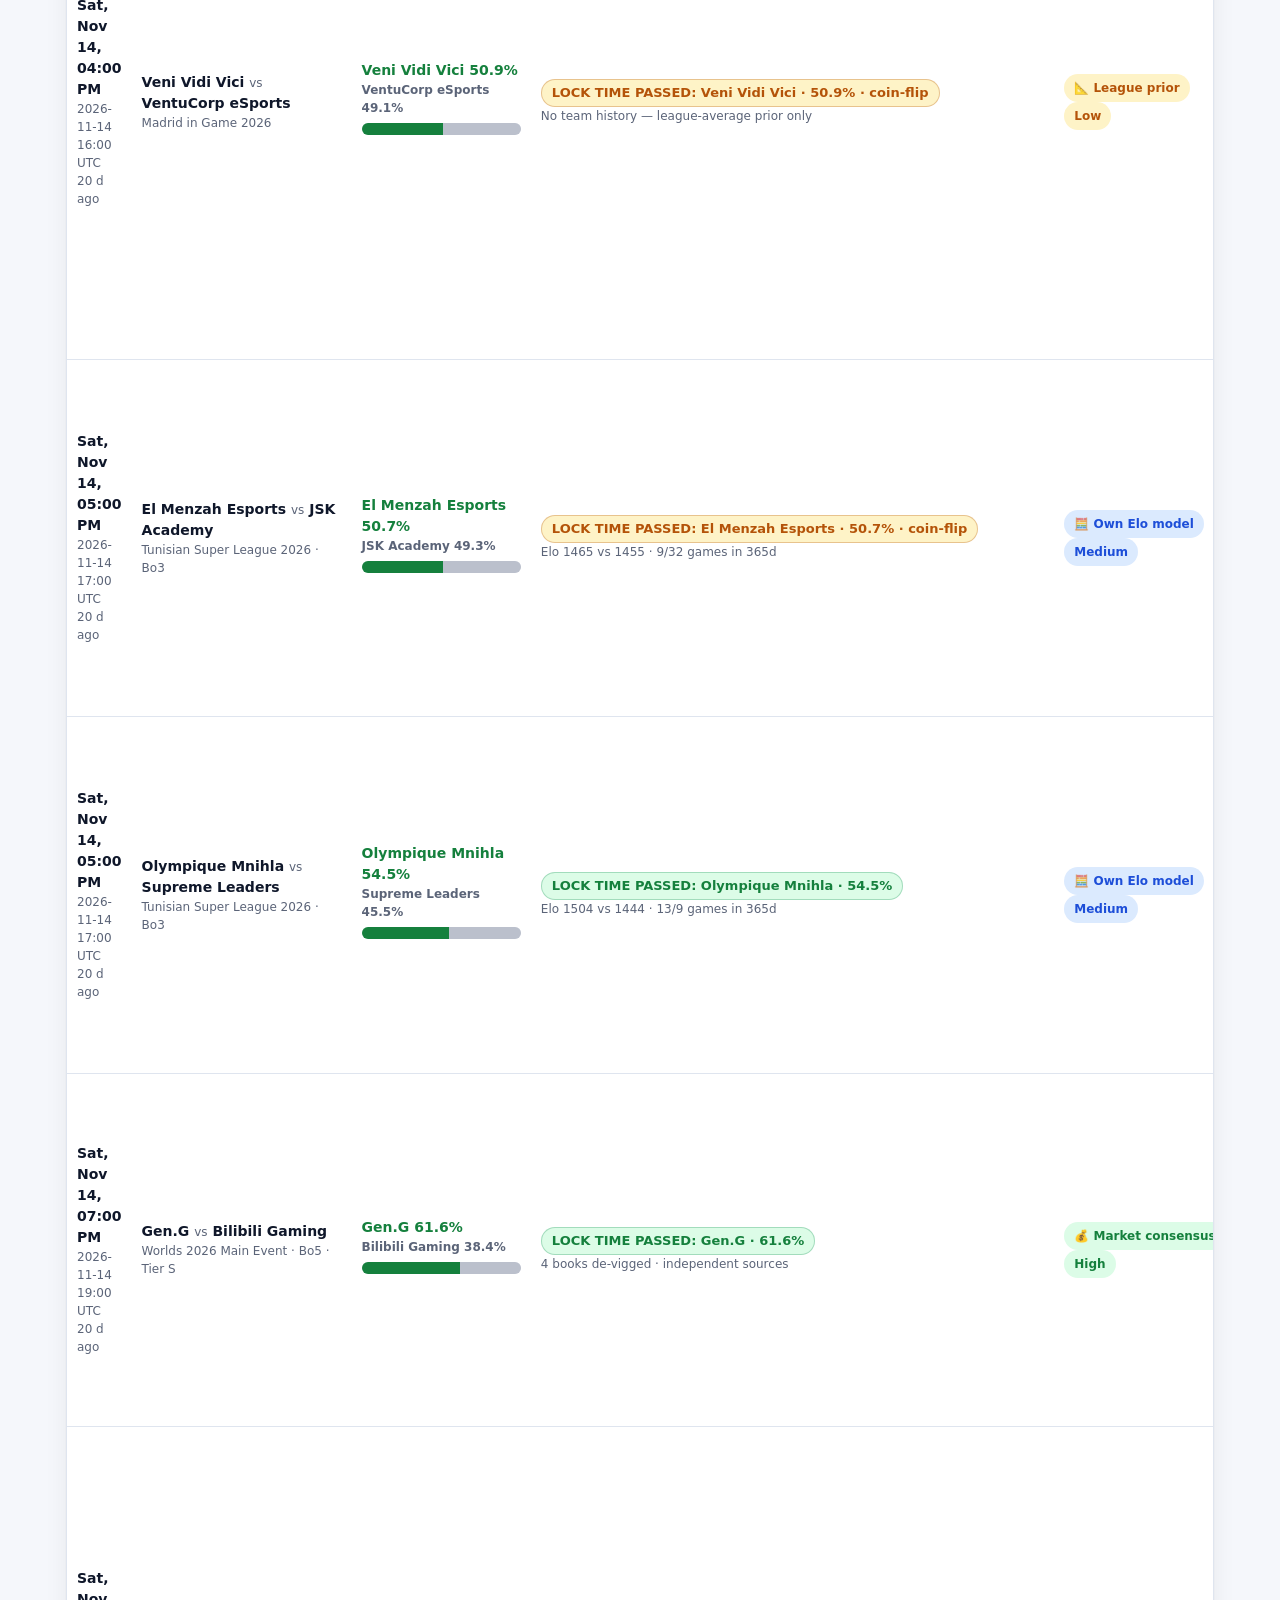
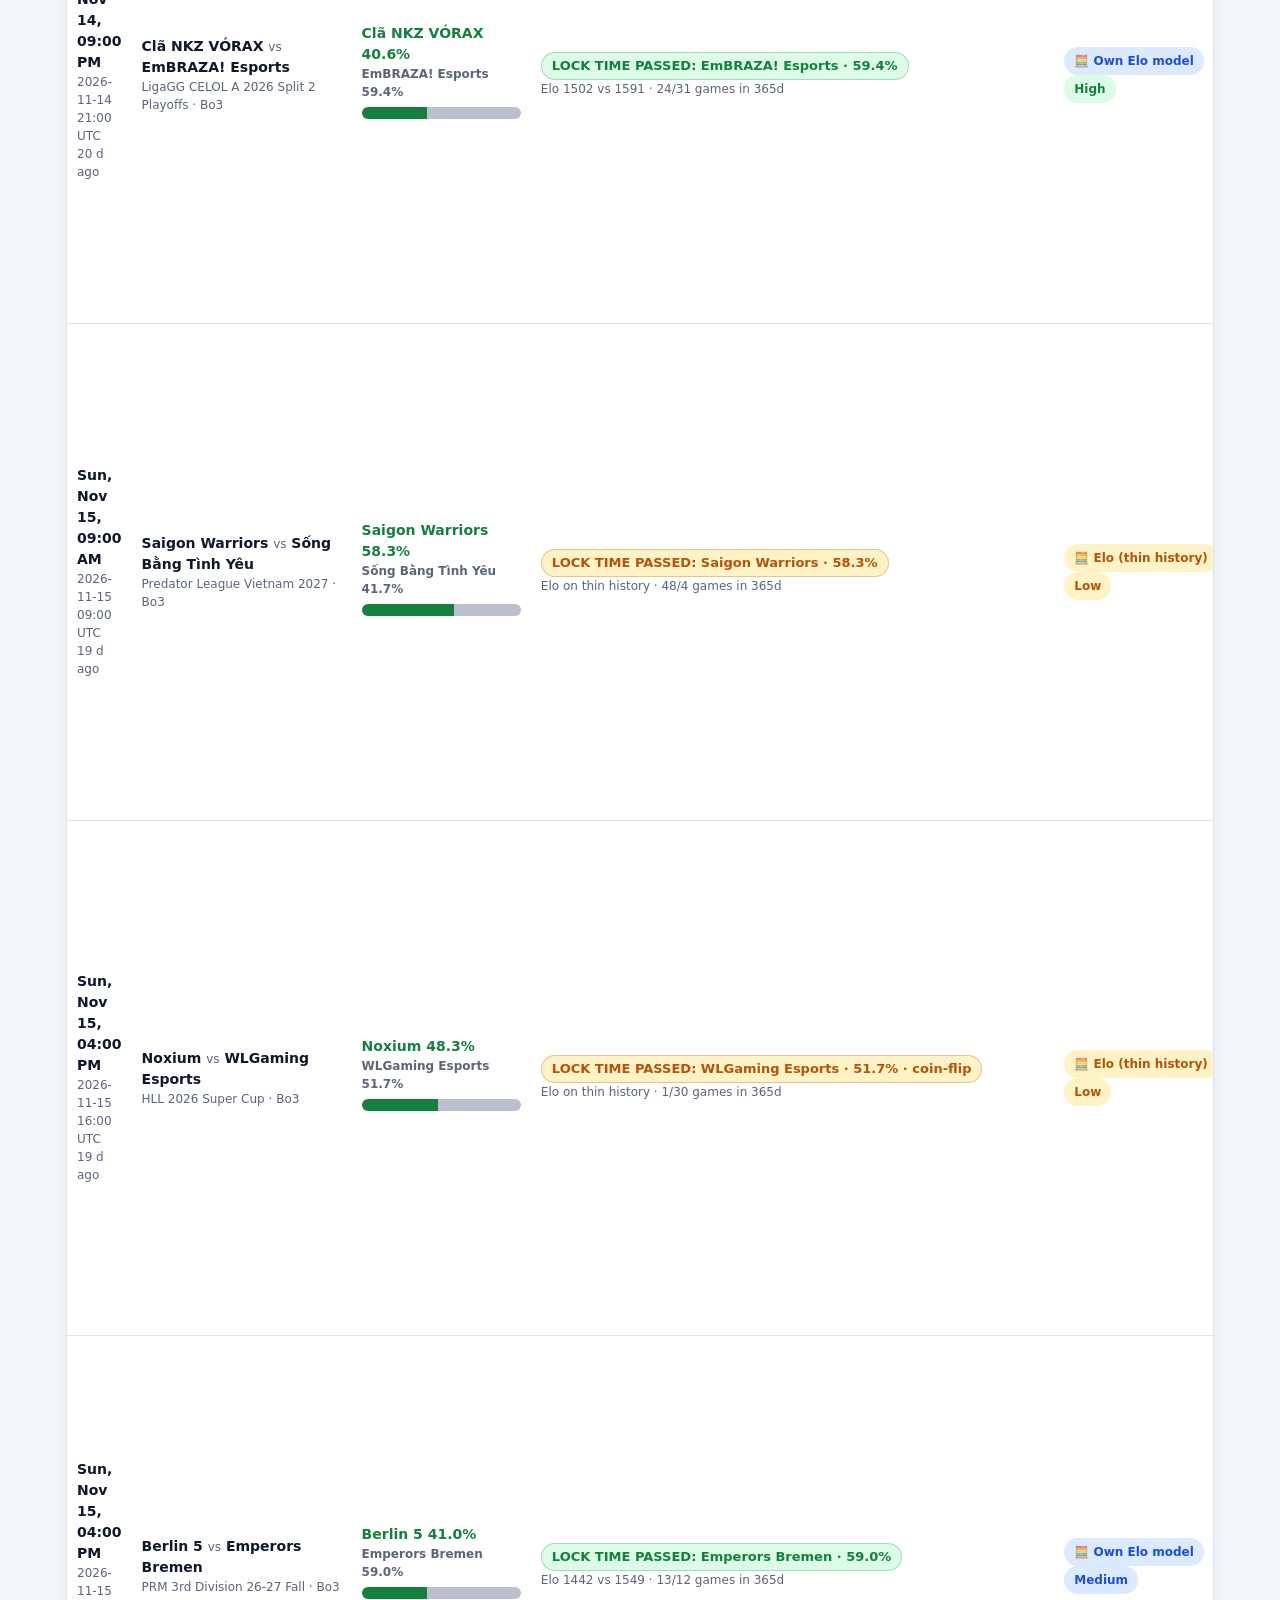
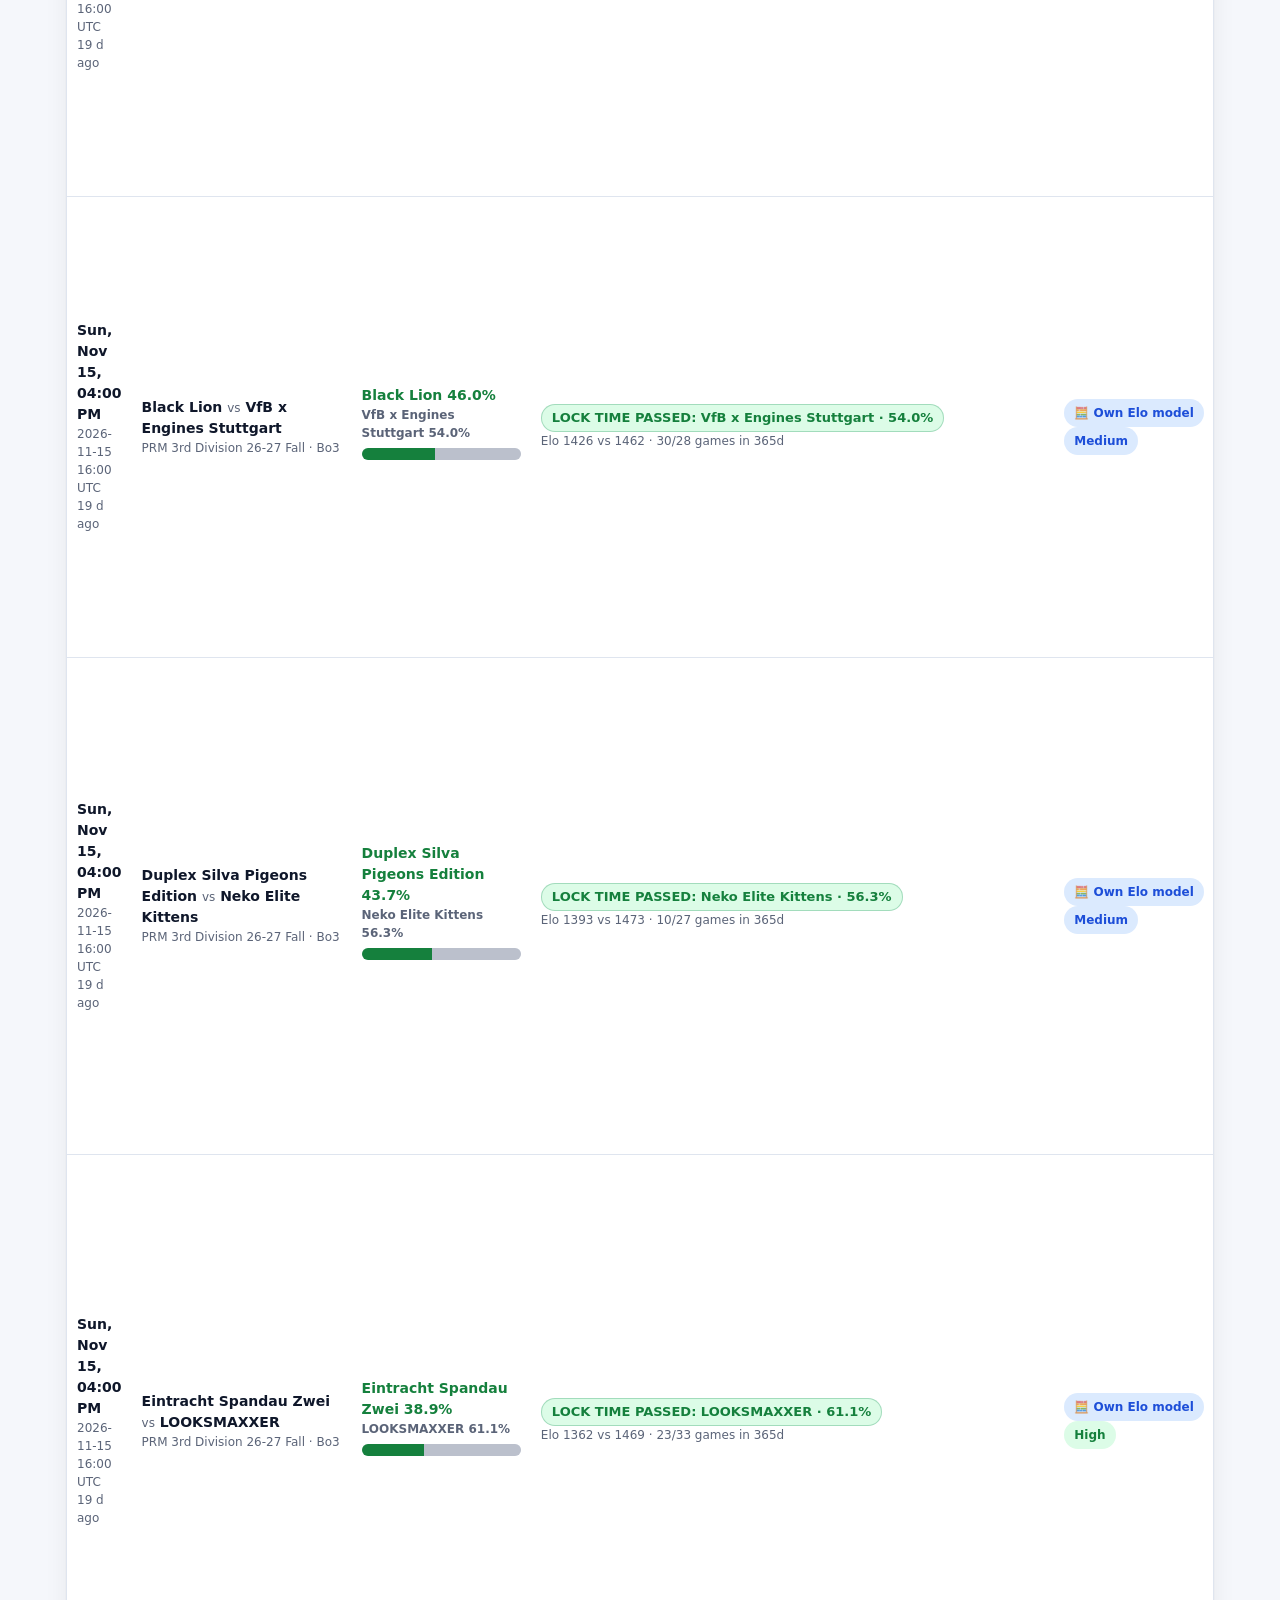
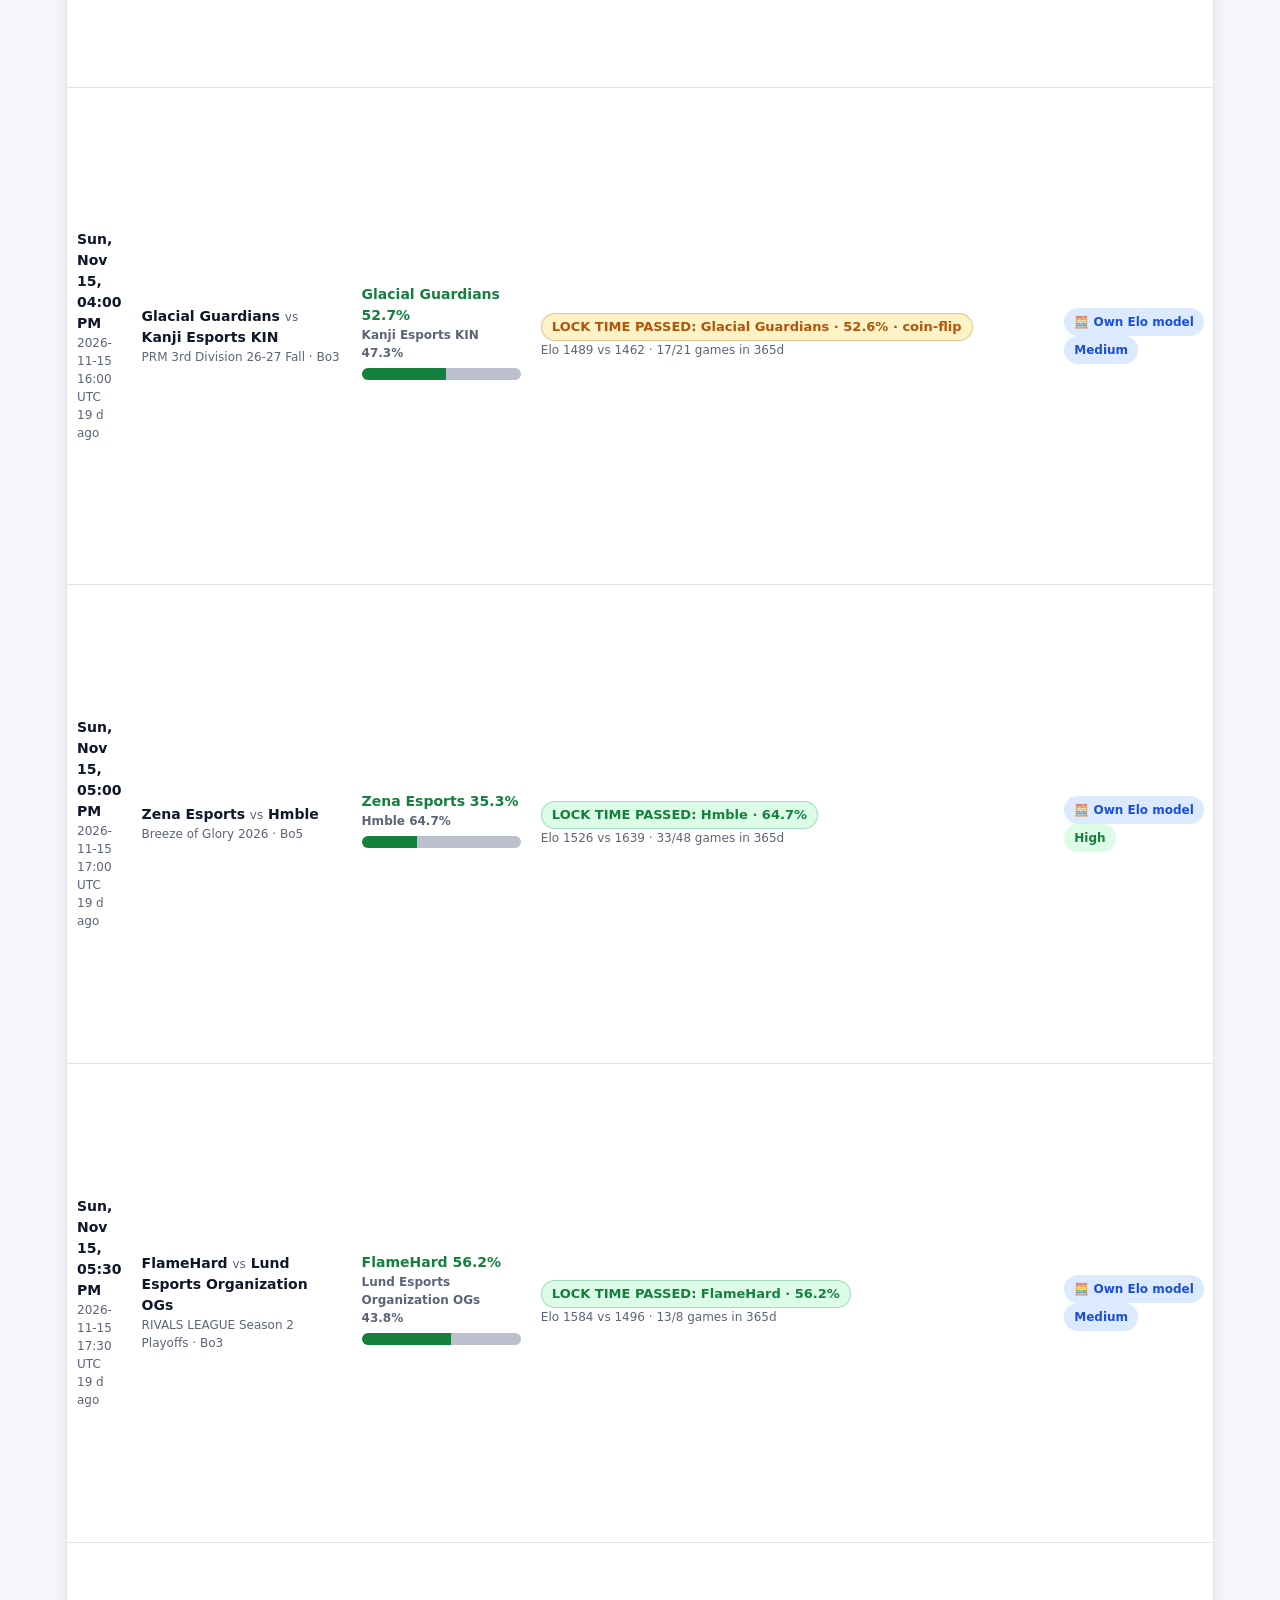
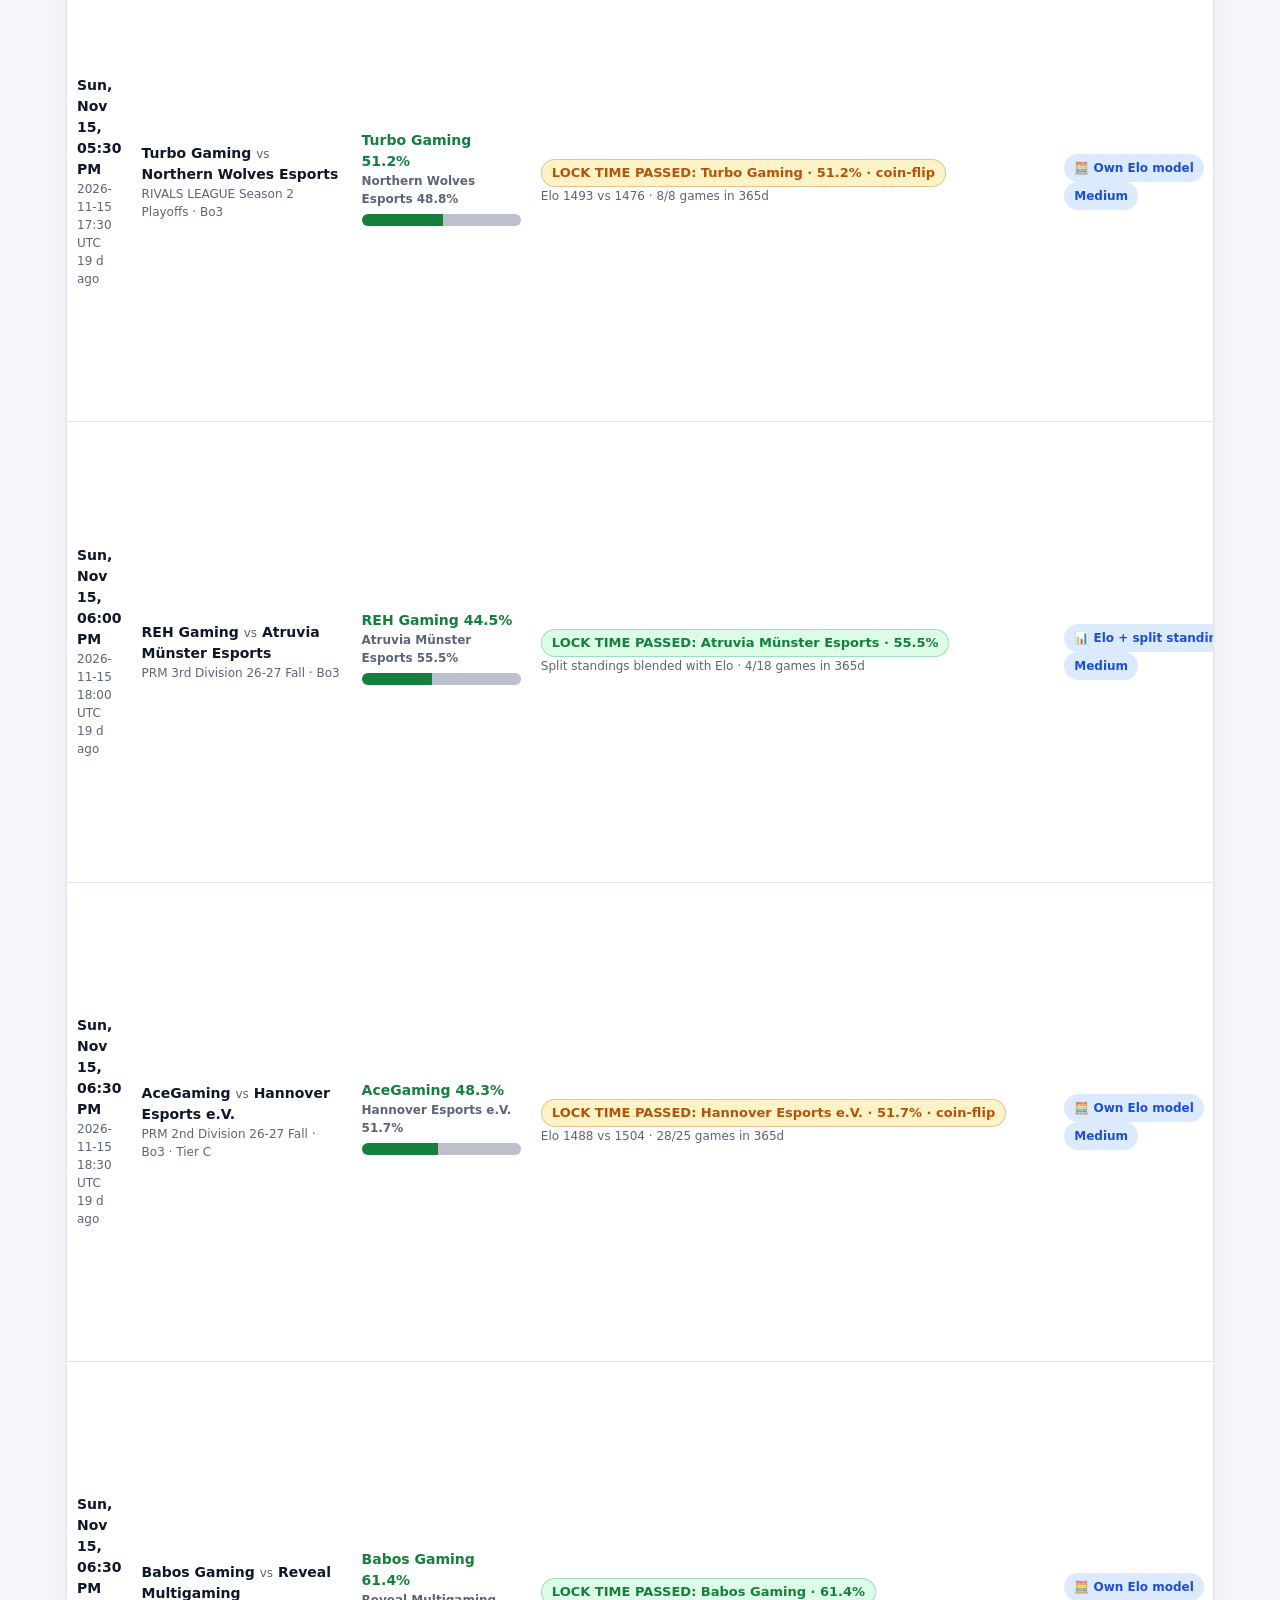
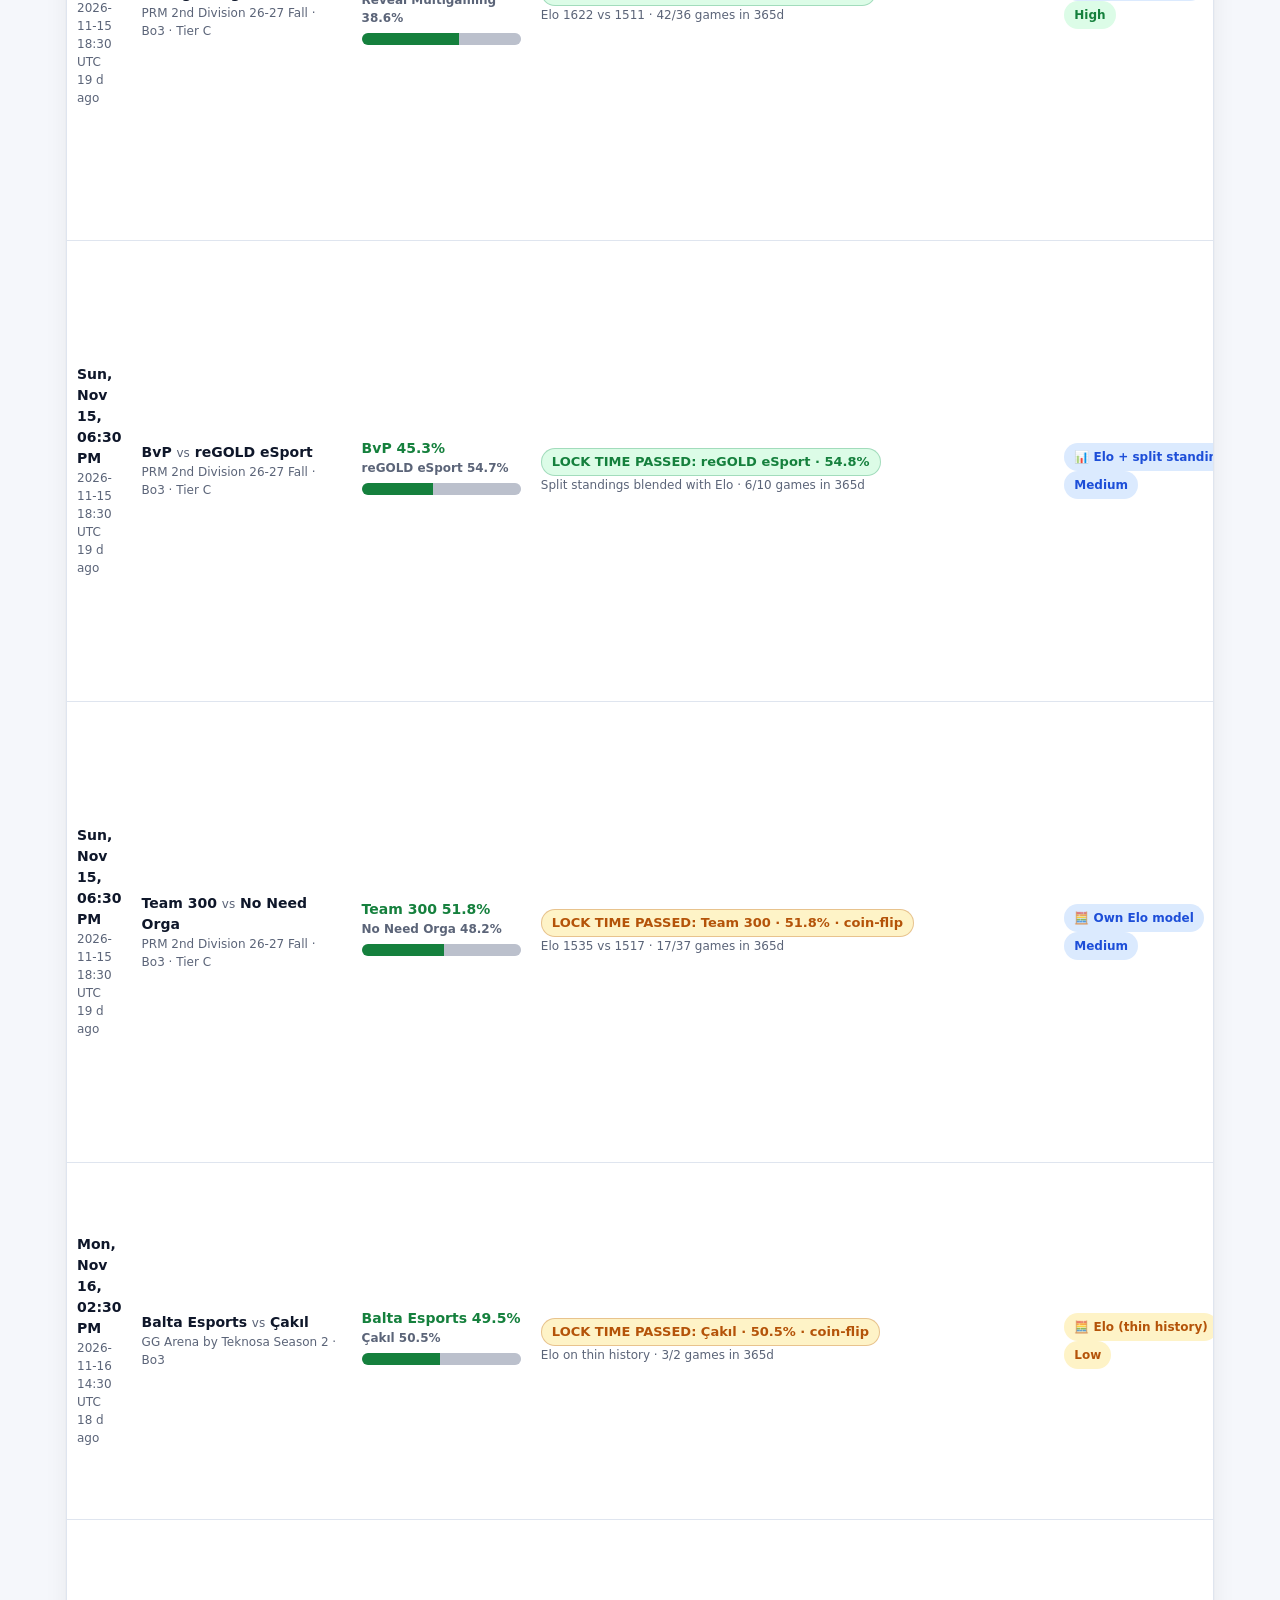
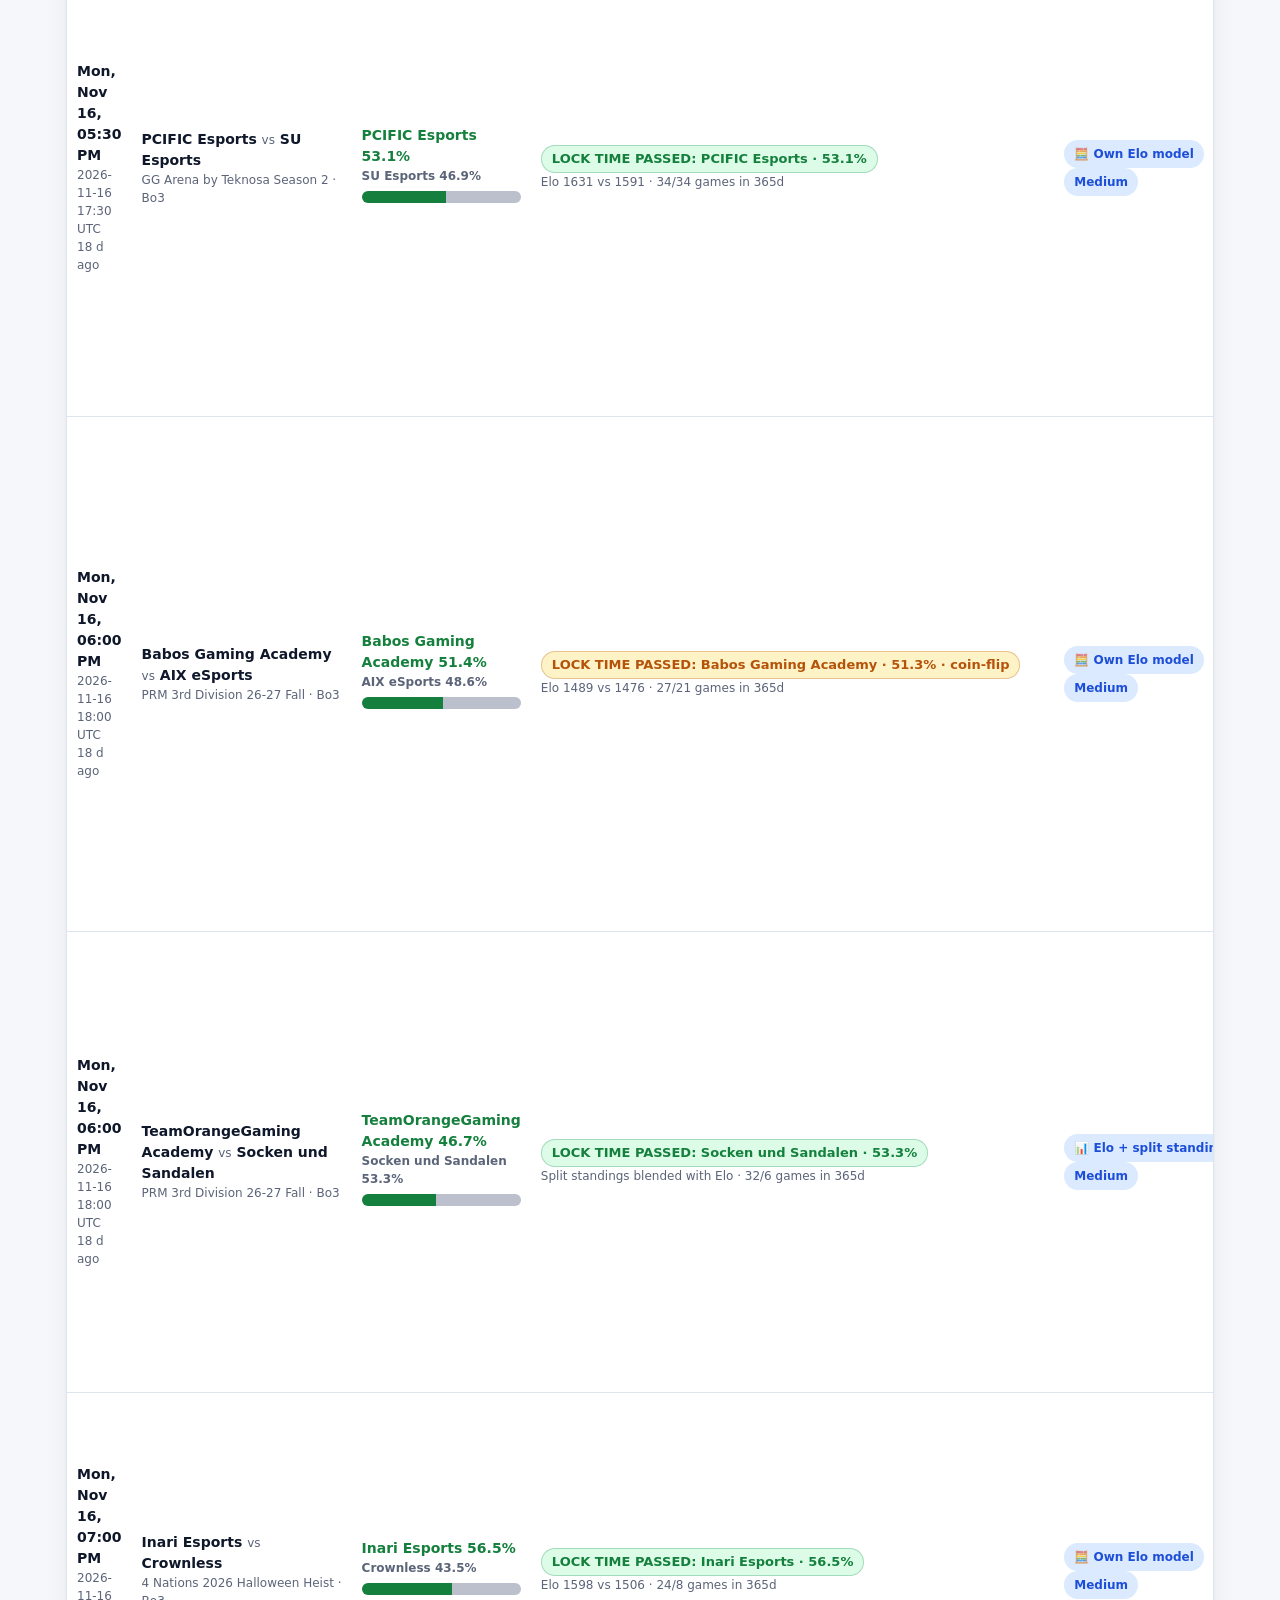
<file: docs/picks.html>
<!DOCTYPE html>
<html lang="en">
<head>
<meta charset="utf-8">
<meta name="viewport" content="width=device-width, initial-scale=1, viewport-fit=cover">
<meta name="color-scheme" content="light dark">
<title>All picks — Hotspawn LoL Picks</title>
<meta name="description" content="Every League of Legends fixture on Hotspawn's Pick'em list with a pick, both teams' win probabilities, the method used and source links.">
<meta name="theme-color" content="#0b1220">
<link rel="manifest" href="manifest.webmanifest">
<link rel="apple-touch-icon" href="assets/apple-touch-icon.png">
<meta name="apple-mobile-web-app-title" content="LoL Picks">
<meta name="application-name" content="LoL Picks">
<link rel="stylesheet" href="assets/style.css">
</head>
<body data-page="picks">
<a class="skip" href="#main">Skip to content</a>

<header class="site-header">
  <div class="header-inner">
    <a class="logo" href="index.html">
      <span class="logo-mark" aria-hidden="true">🎯</span>
      <span class="logo-text">Hotspawn LoL Picks<small>Independent picks · not affiliated with Hotspawn</small></span>
    </a>
    <div class="header-meta">
      <span id="updated">Loading…</span><br>
      <span class="freshness" id="freshness"><span class="dot"></span>checking freshness</span>
    </div>
    <button class="icon-btn" id="theme-toggle" type="button" aria-label="Switch colour theme" title="Switch colour theme">🌙</button>
  </div>
<nav class="top-nav" aria-label="Main">
  <ul>
    <li><a href="index.html" data-nav="summary">Summary</a></li>
    <li><a href="picks.html" data-nav="picks">All picks</a></li>
    <li><a href="leagues.html" data-nav="leagues">By league</a></li>
    <li><a href="unresolved.html" data-nav="unresolved">Unresolved &amp; limits</a></li>
    <li><a href="flagged.html" data-nav="flagged">Flagged</a></li>
    <li><a href="methodology.html" data-nav="methodology">Methodology</a></li>
  </ul>
</nav>
</header>
<nav class="jumpbar" aria-label="Quick jumps">
  <div class="wrap inner">
    <a class="hot" href="picks.html">📋 All picks</a>
    <a href="picks.html?filter=next24">⏰ Next 24 h</a>
    <a href="index.html#nonfeatured">🧮 No book line</a>
    <a href="leagues.html">🏆 By league</a>
    <a href="unresolved.html">⚠️ Unresolved</a>
    <a href="flagged.html">🚩 Flagged</a>
  </div>
</nav>

<main id="main" class="wrap">
  <div id="error-box"></div>
  <div id="freshness-warning" class="hidden"></div>
  <div id="input-health" class="hidden" role="status"></div>

  <h1>All picks</h1>
  <p class="lede">Every upcoming LoL match. One pick, both win chances.</p>
  <p class="small">Estimates, not guarantees. <a href="flagged.html#official-results-audit">Evidence limits</a>.</p>

  <section class="filters" aria-label="Filter picks">
    <div class="searchrow">
      <label class="skip" for="q">Search teams or tournaments</label>
      <input id="q" type="search" placeholder="Search team or tournament…" autocomplete="off" enterkeyhint="search">
      <label class="skip" for="sort">Sort</label>
      <select id="sort" aria-label="Sort matches">
        <option value="time">Sort: start time</option>
        <option value="pick">Sort: highest pick probability</option>
        <option value="confidence">Sort: confidence</option>
        <option value="tournament">Sort: tournament</option>
      </select>
    </div>
    <div class="chips" role="group" aria-label="Quick filters">
      <button class="chipbtn" type="button" data-filter="all" aria-pressed="true">All <span class="n"></span></button>
      <button class="chipbtn" type="button" data-filter="next24" aria-pressed="false">Next 24h <span class="n"></span></button>
      <button class="chipbtn" type="button" data-filter="market" aria-pressed="false">💰 Market <span class="n"></span></button>
      <button class="chipbtn" type="button" data-filter="model" aria-pressed="false">🧮 Our model <span class="n"></span></button>
      <button class="chipbtn" type="button" data-filter="standings" aria-pressed="false">📊 Standings <span class="n"></span></button>
      <button class="chipbtn" type="button" data-filter="low" aria-pressed="false">⚠️ Low confidence <span class="n"></span></button>
      <button class="chipbtn" type="button" data-filter="unresolved" aria-pressed="false">❔ Unresolved <span class="n"></span></button>
      <button class="chipbtn" type="button" data-filter="tossup" aria-pressed="false">🪙 Coin-flip ≤53% <span class="n"></span></button>
    </div>
    <div class="searchrow" style="margin-top:8px">
      <label class="skip" for="tournament">Tournament</label>
      <select id="tournament" aria-label="Filter by tournament"><option value="">All tournaments</option></select>
      <button class="chipbtn" type="button" id="reset">Reset</button>
    </div>
    <p class="countline" id="countline">Loading…</p>
  </section>

  <div class="table-wrap">
    <table>
      <thead>
        <tr>
          <th scope="col">Start (UTC)</th>
          <th scope="col">Match</th>
          <th scope="col">Win probability</th>
          <th scope="col">Pick</th>
          <th scope="col">Method</th>
          <th scope="col">Sources</th>
        </tr>
      </thead>
      <tbody id="picks-body">
        <tr><td colspan="6"><div class="loading"><span class="spinner"></span>Loading picks…</div></td></tr>
      </tbody>
    </table>
  </div>

  <p class="small" style="margin-top:12px">
    <b>Reading the table:</b> 💰 market = de-vigged consensus of external bookmakers/markets · 🧮 model = our Elo model ·
    📊 standings = community-reported win-loss record in that league (no market line, Elo could not rate both sides) ·
    ⚠️ low confidence = thin history or league prior used · ❔ unresolved = explicit 50/50 placeholder, not an edge.
    Flags are explained on the <a href="flagged.html">Flagged for review</a> page; the full method is on
    <a href="methodology.html">Methodology &amp; sources</a>.
  </p>

  <div class="loading"><span class="spinner"></span>Loading picks data…</div>
</main>

<footer class="site-footer">
  <div class="wrap footer-grid">
    <p class="small">Fixture list from Hotspawn's public lobby. Probabilities from external bookmakers/prediction markets where available, otherwise our own Elo model built on recorded results. Hotspawn crowd percentages are never used as a probability.</p>
    <p class="small">Not affiliated with Hotspawn, Riot Games or any bookmaker. Not betting advice.</p>
  </div>
</footer>

<nav class="bottom-nav" aria-label="Mobile">
  <a href="index.html" data-nav="summary"><span class="ico" aria-hidden="true">🏠</span>Summary</a>
  <a href="picks.html" data-nav="picks"><span class="ico" aria-hidden="true">📋</span>Picks</a>
  <a href="leagues.html" data-nav="leagues"><span class="ico" aria-hidden="true">🏆</span>Leagues</a>
  <a href="unresolved.html" data-nav="unresolved"><span class="ico" aria-hidden="true">⚠️</span>Unresolved</a>
  <a href="flagged.html" data-nav="flagged"><span class="ico" aria-hidden="true">🚩</span>Flagged</a>
  <a href="methodology.html" data-nav="methodology"><span class="ico" aria-hidden="true">📐</span>Method</a>
</nav>

<script src="assets/app.js" defer></script>
<noscript><p class="wrap small">This dashboard needs JavaScript. Raw data: <a href="data/picks.json">data/picks.json</a>.</p></noscript>
</body>
</html>
</file>
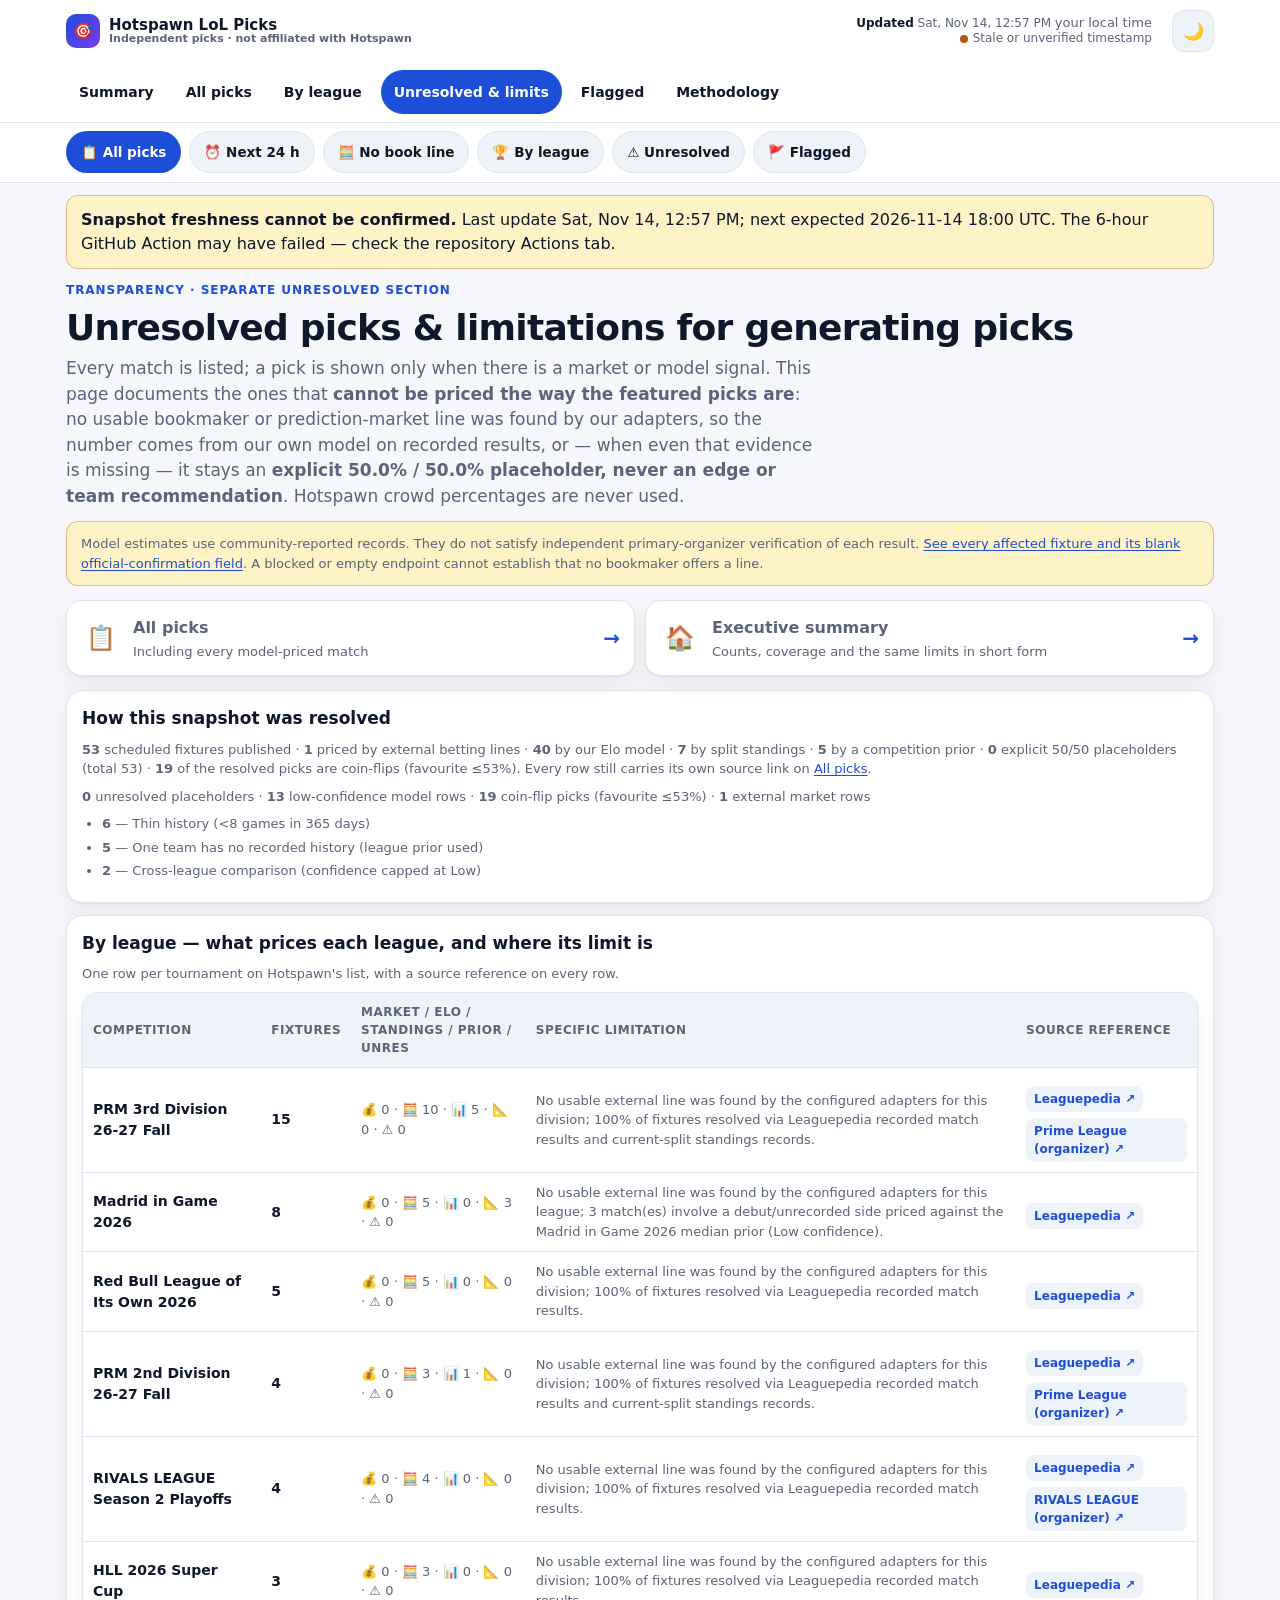
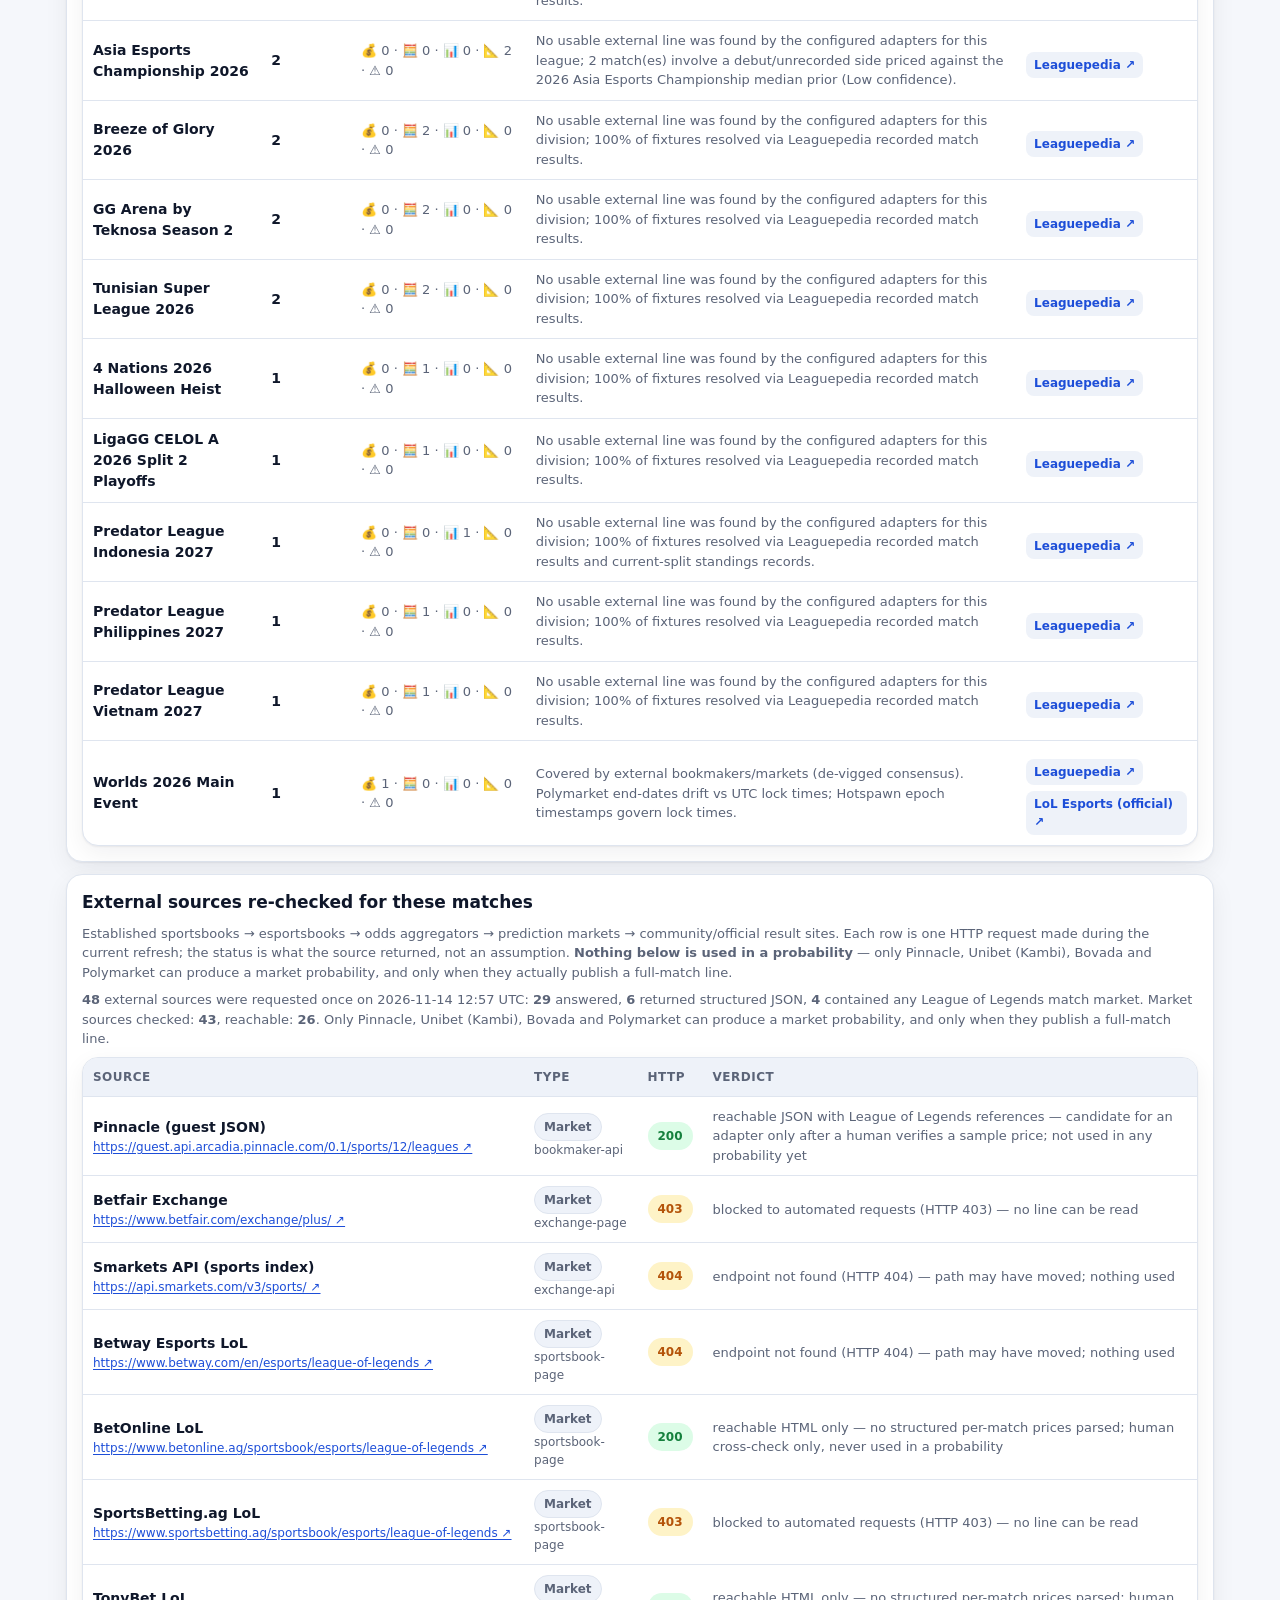
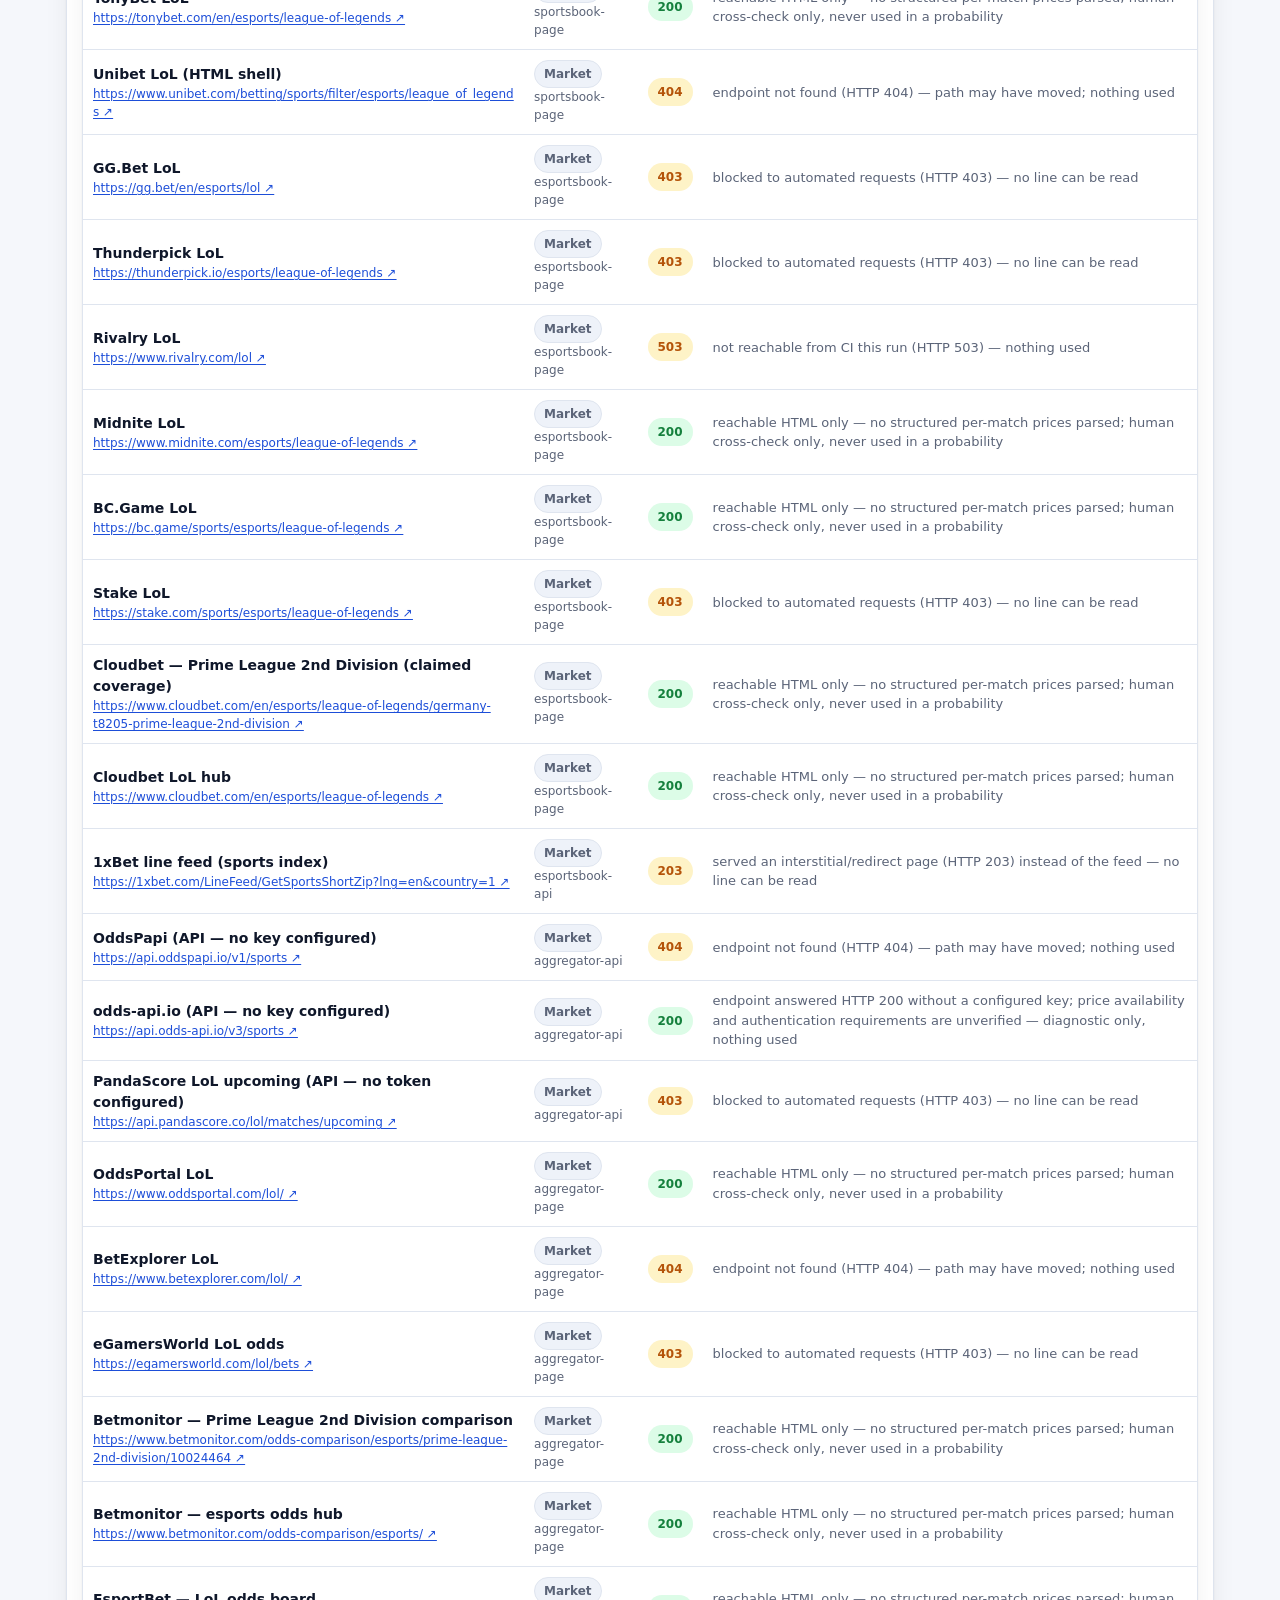
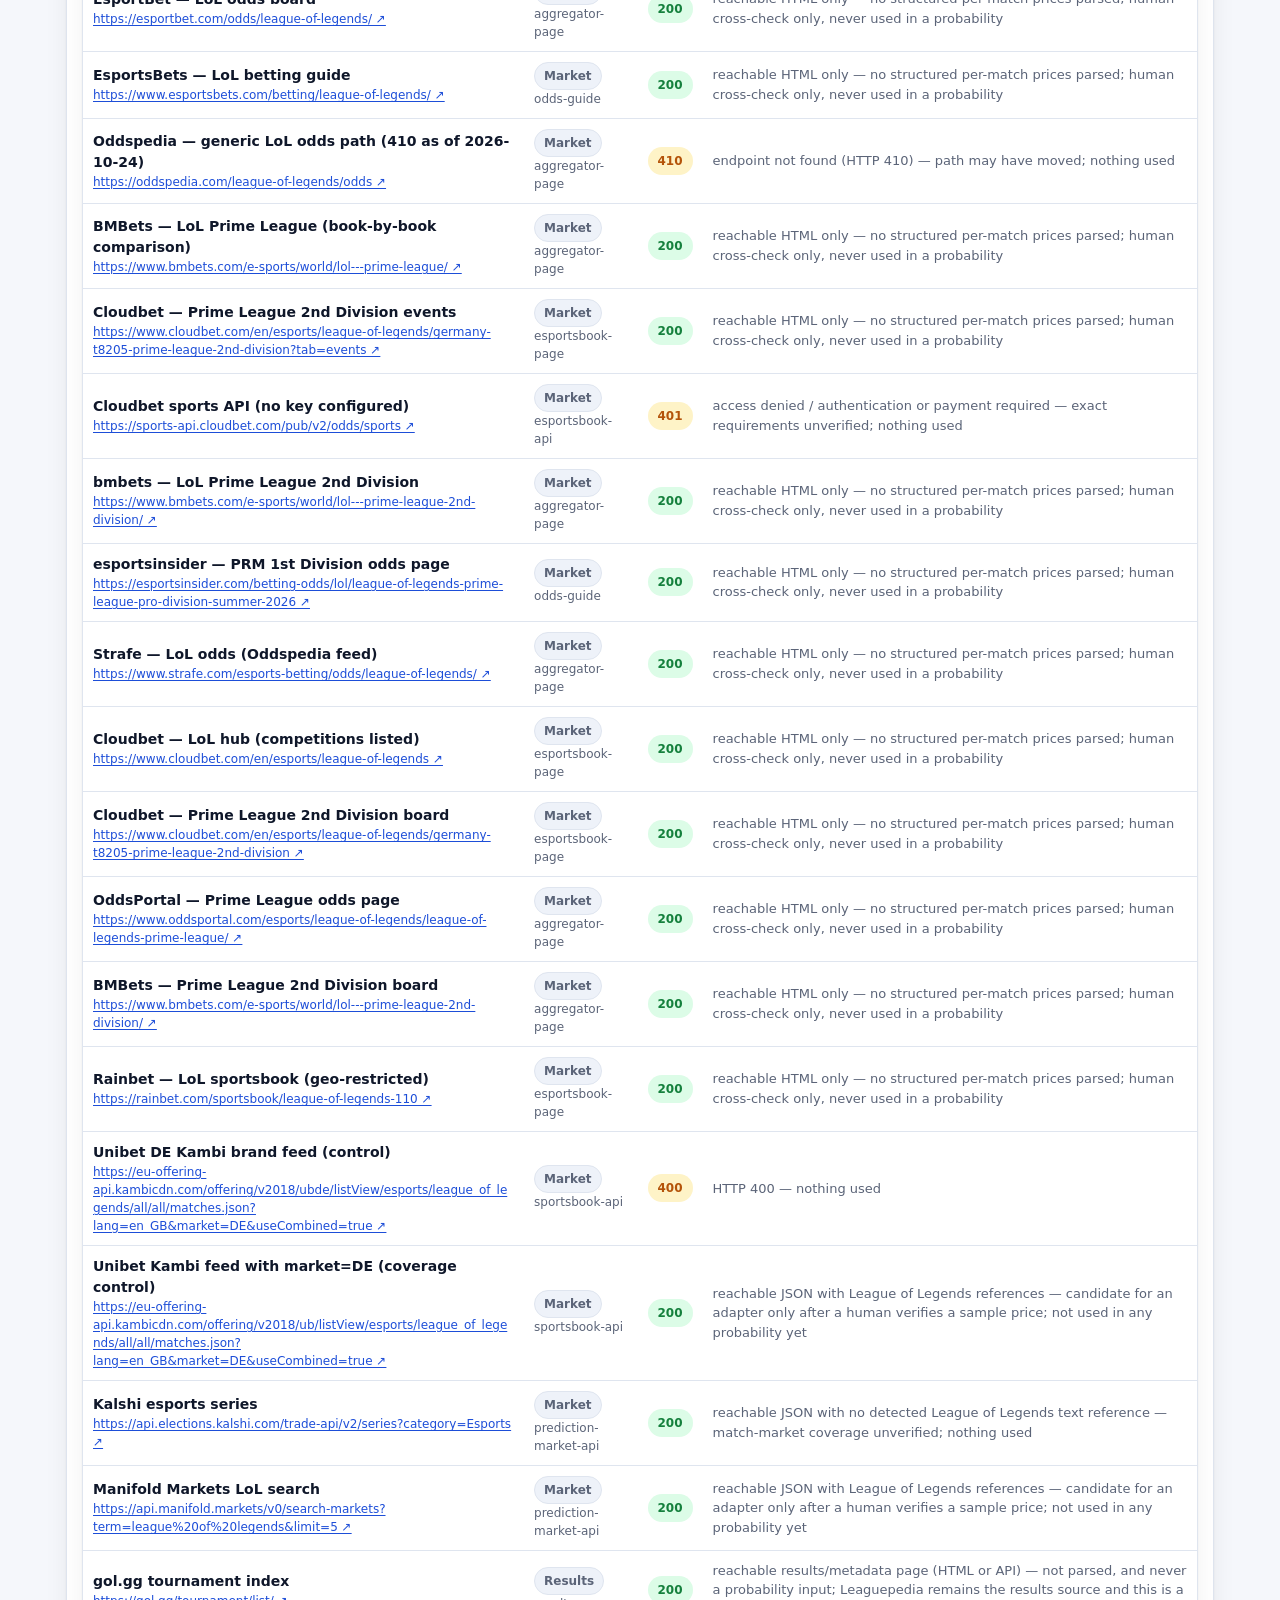
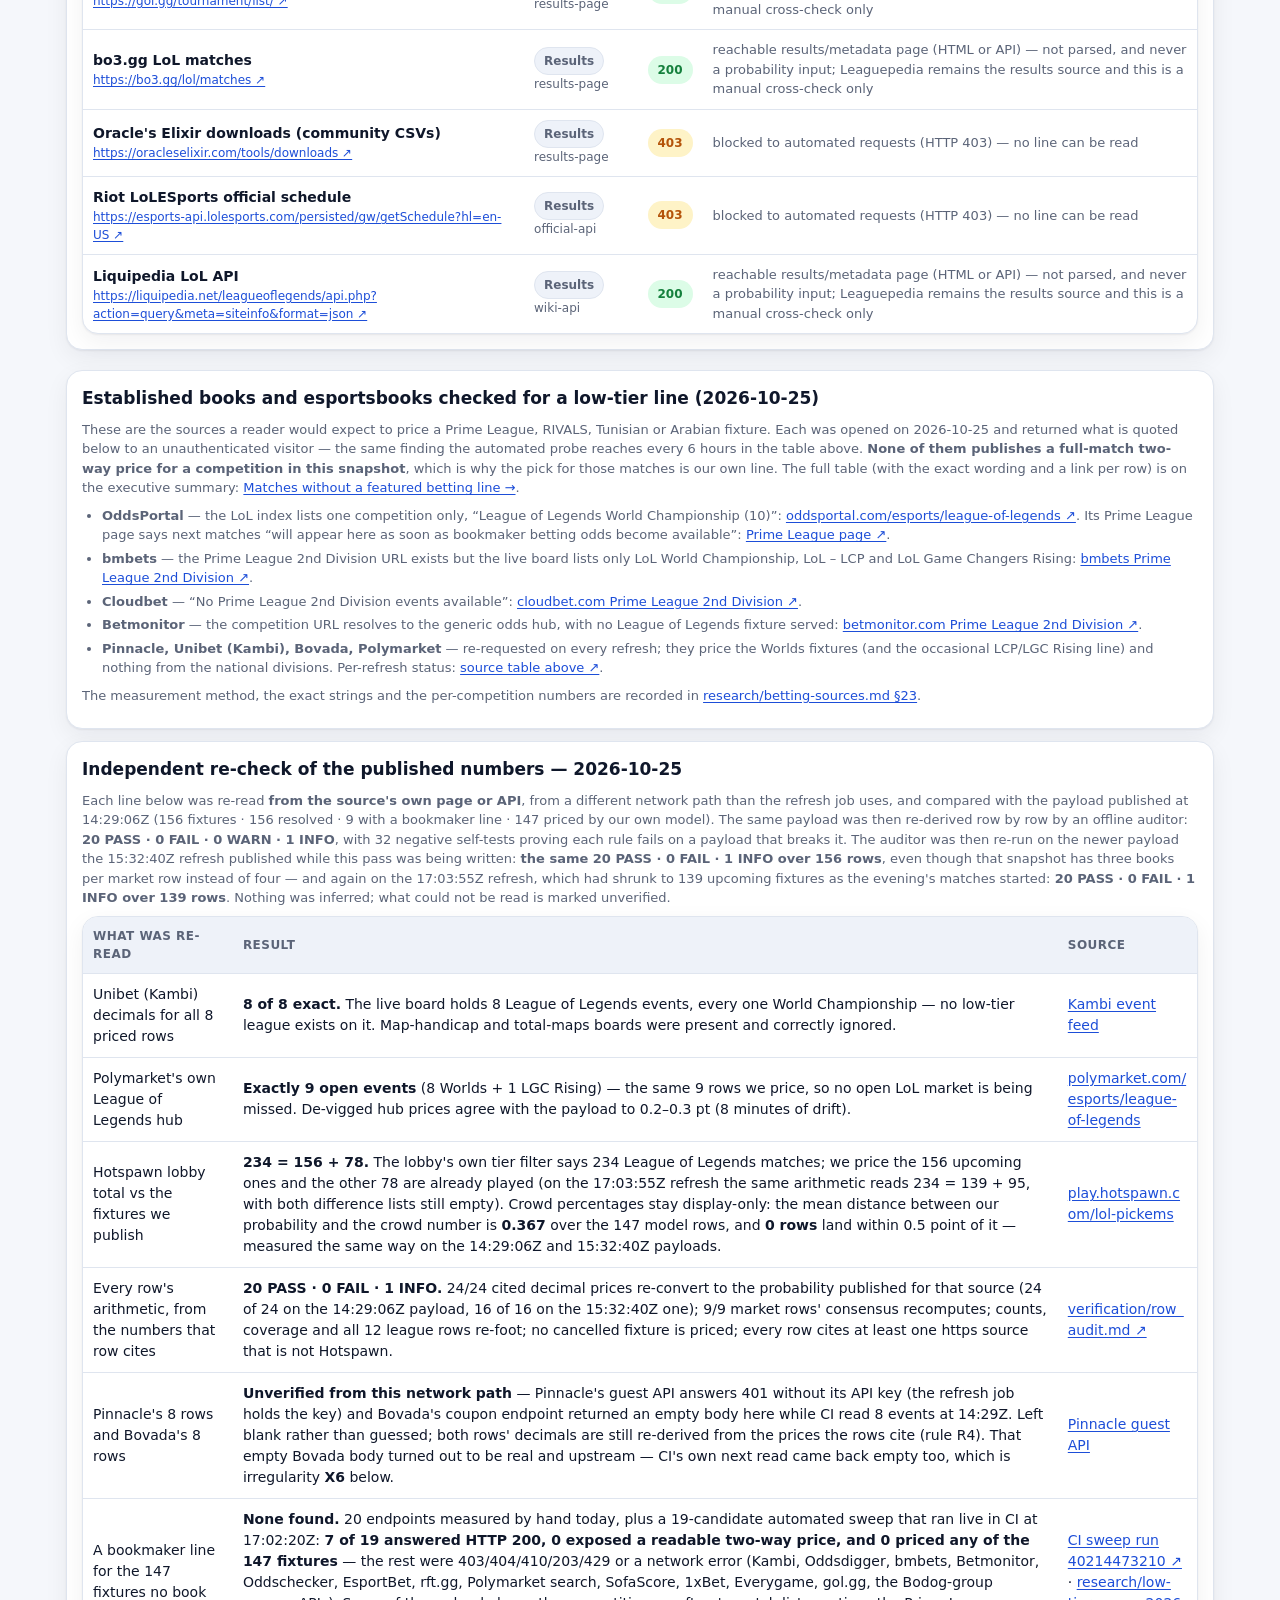
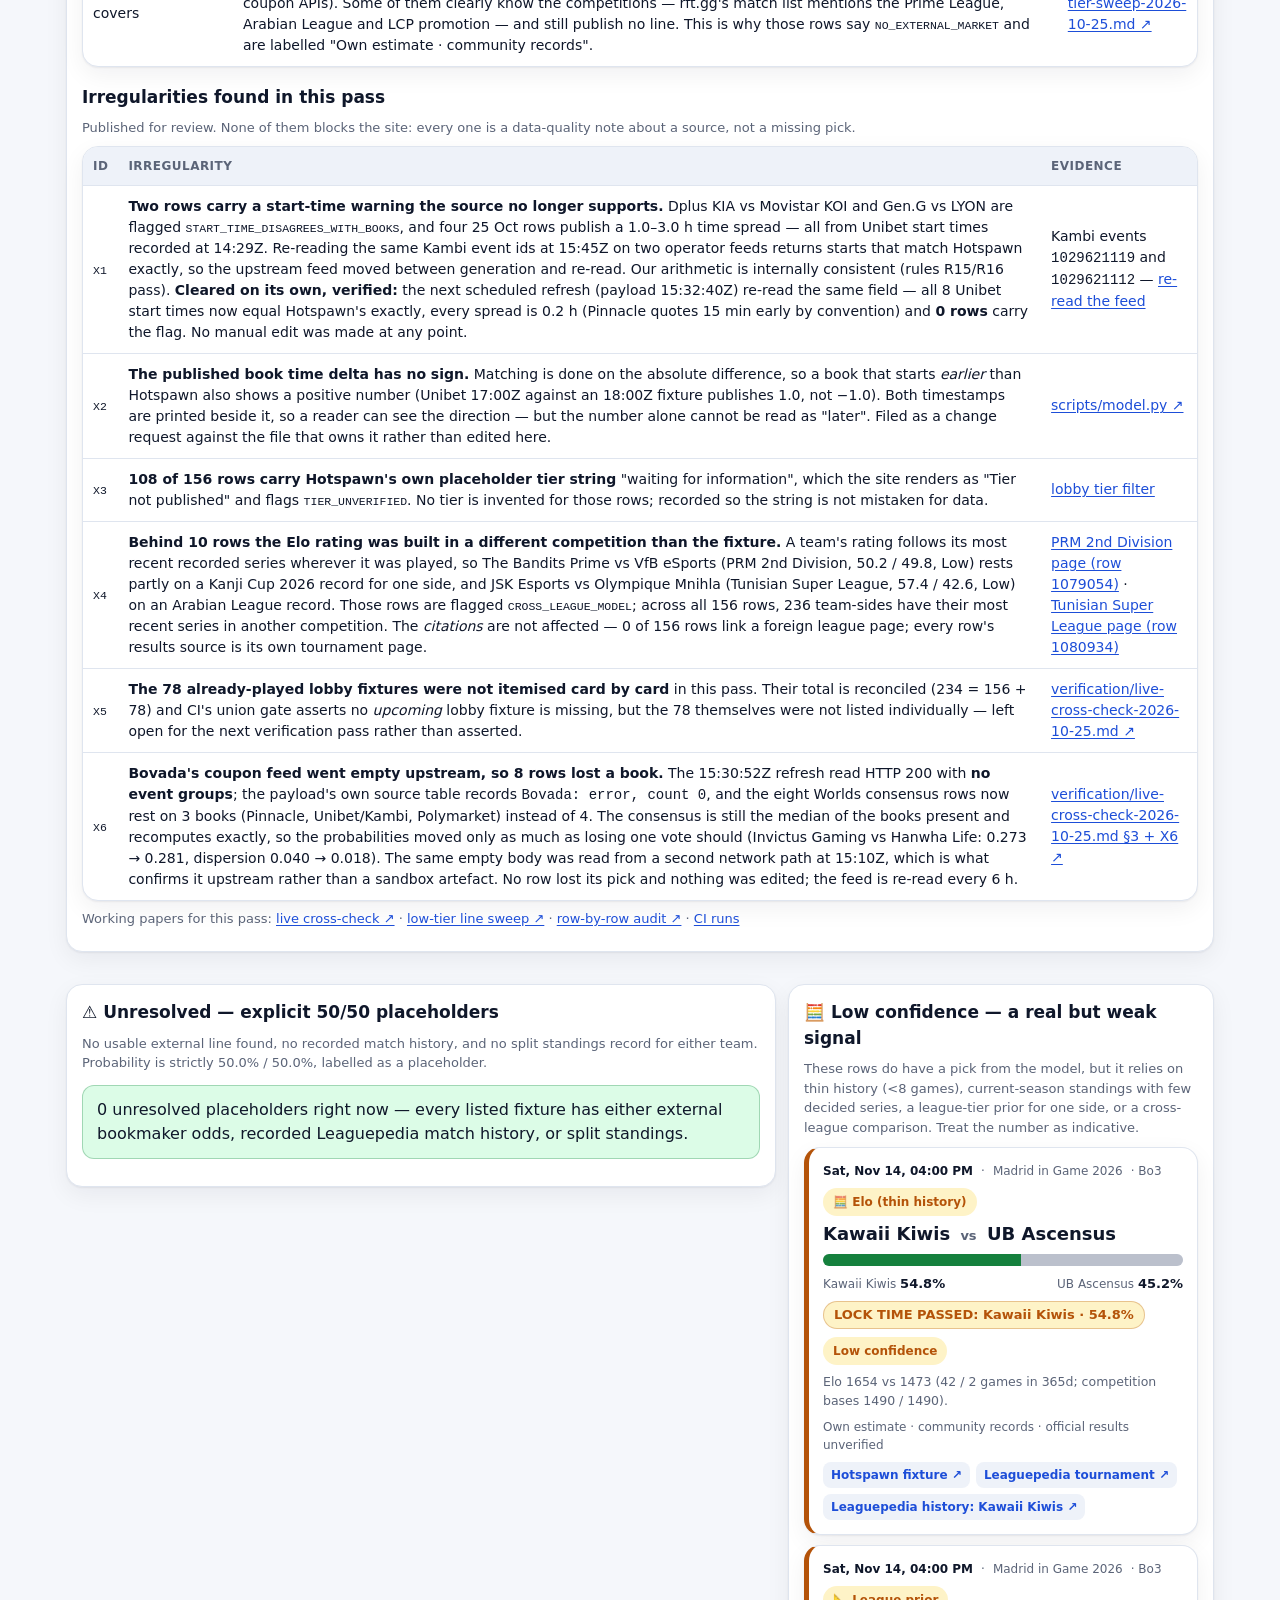
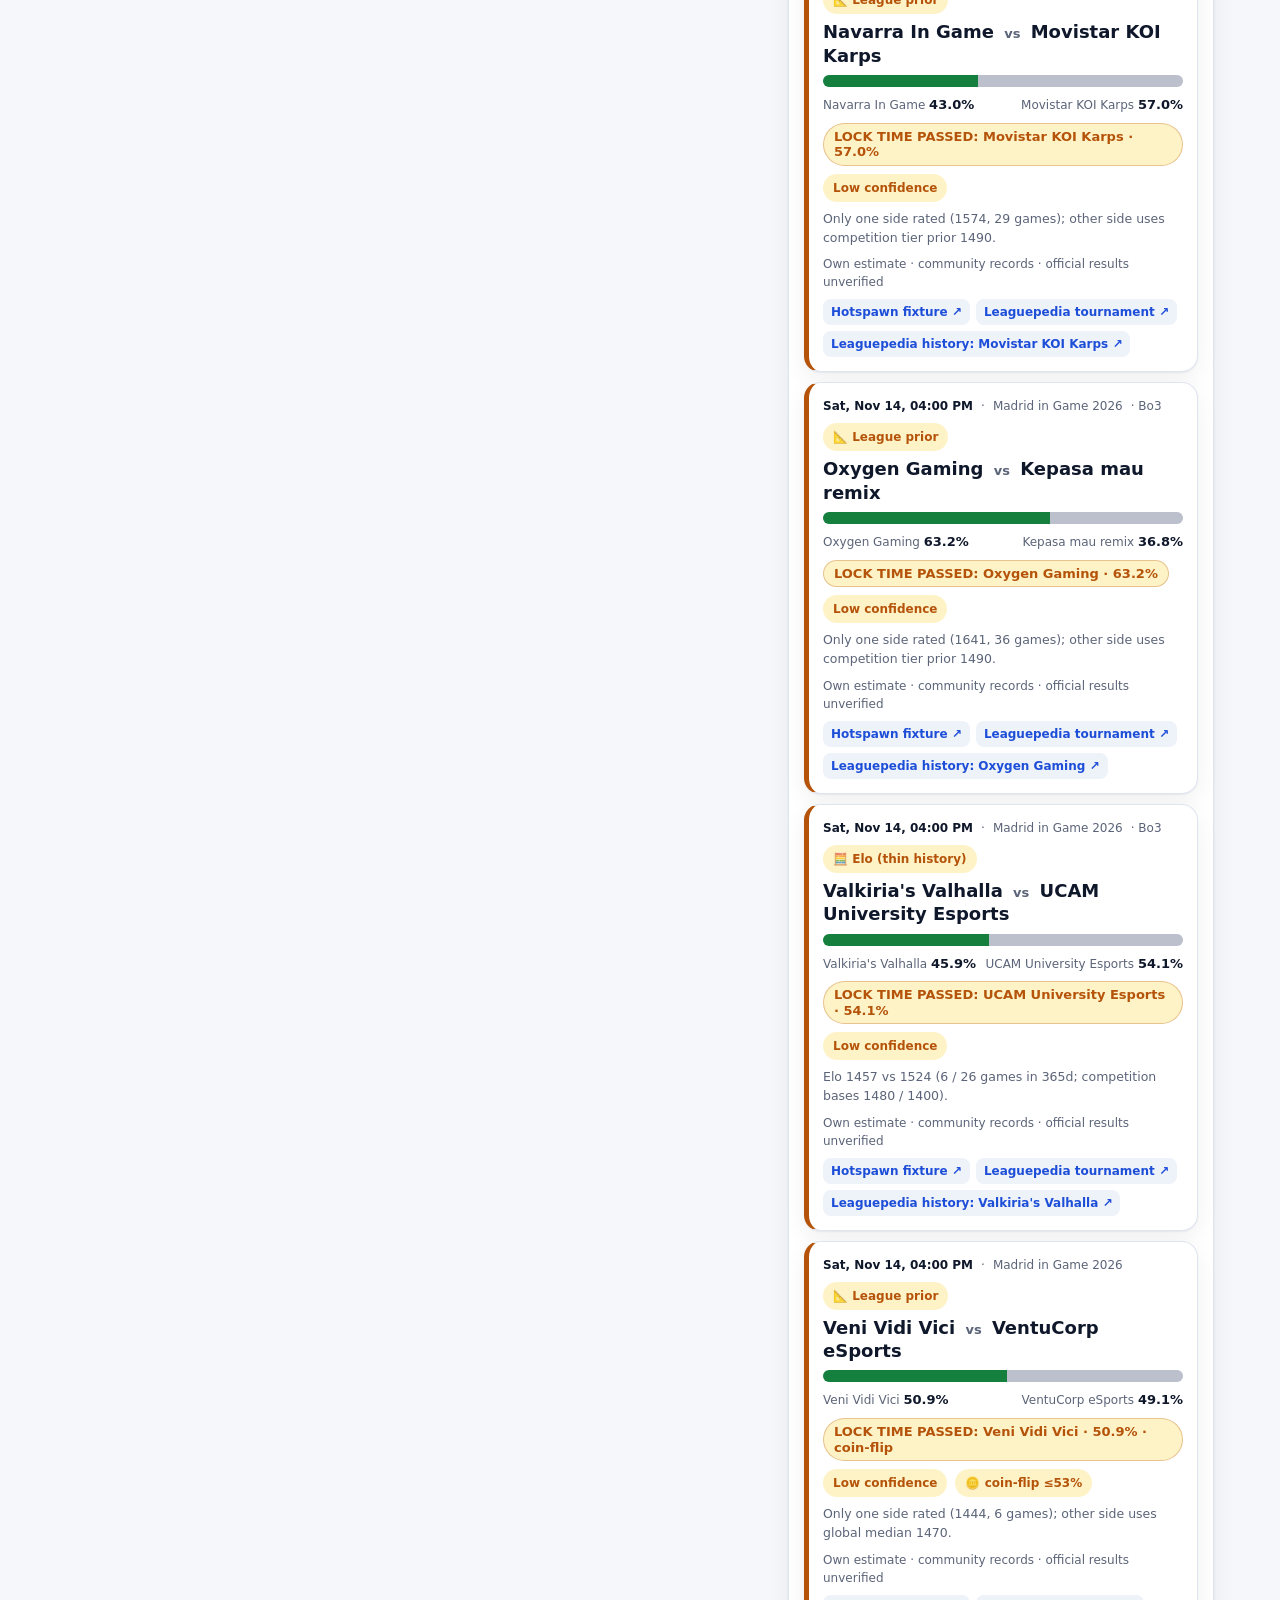
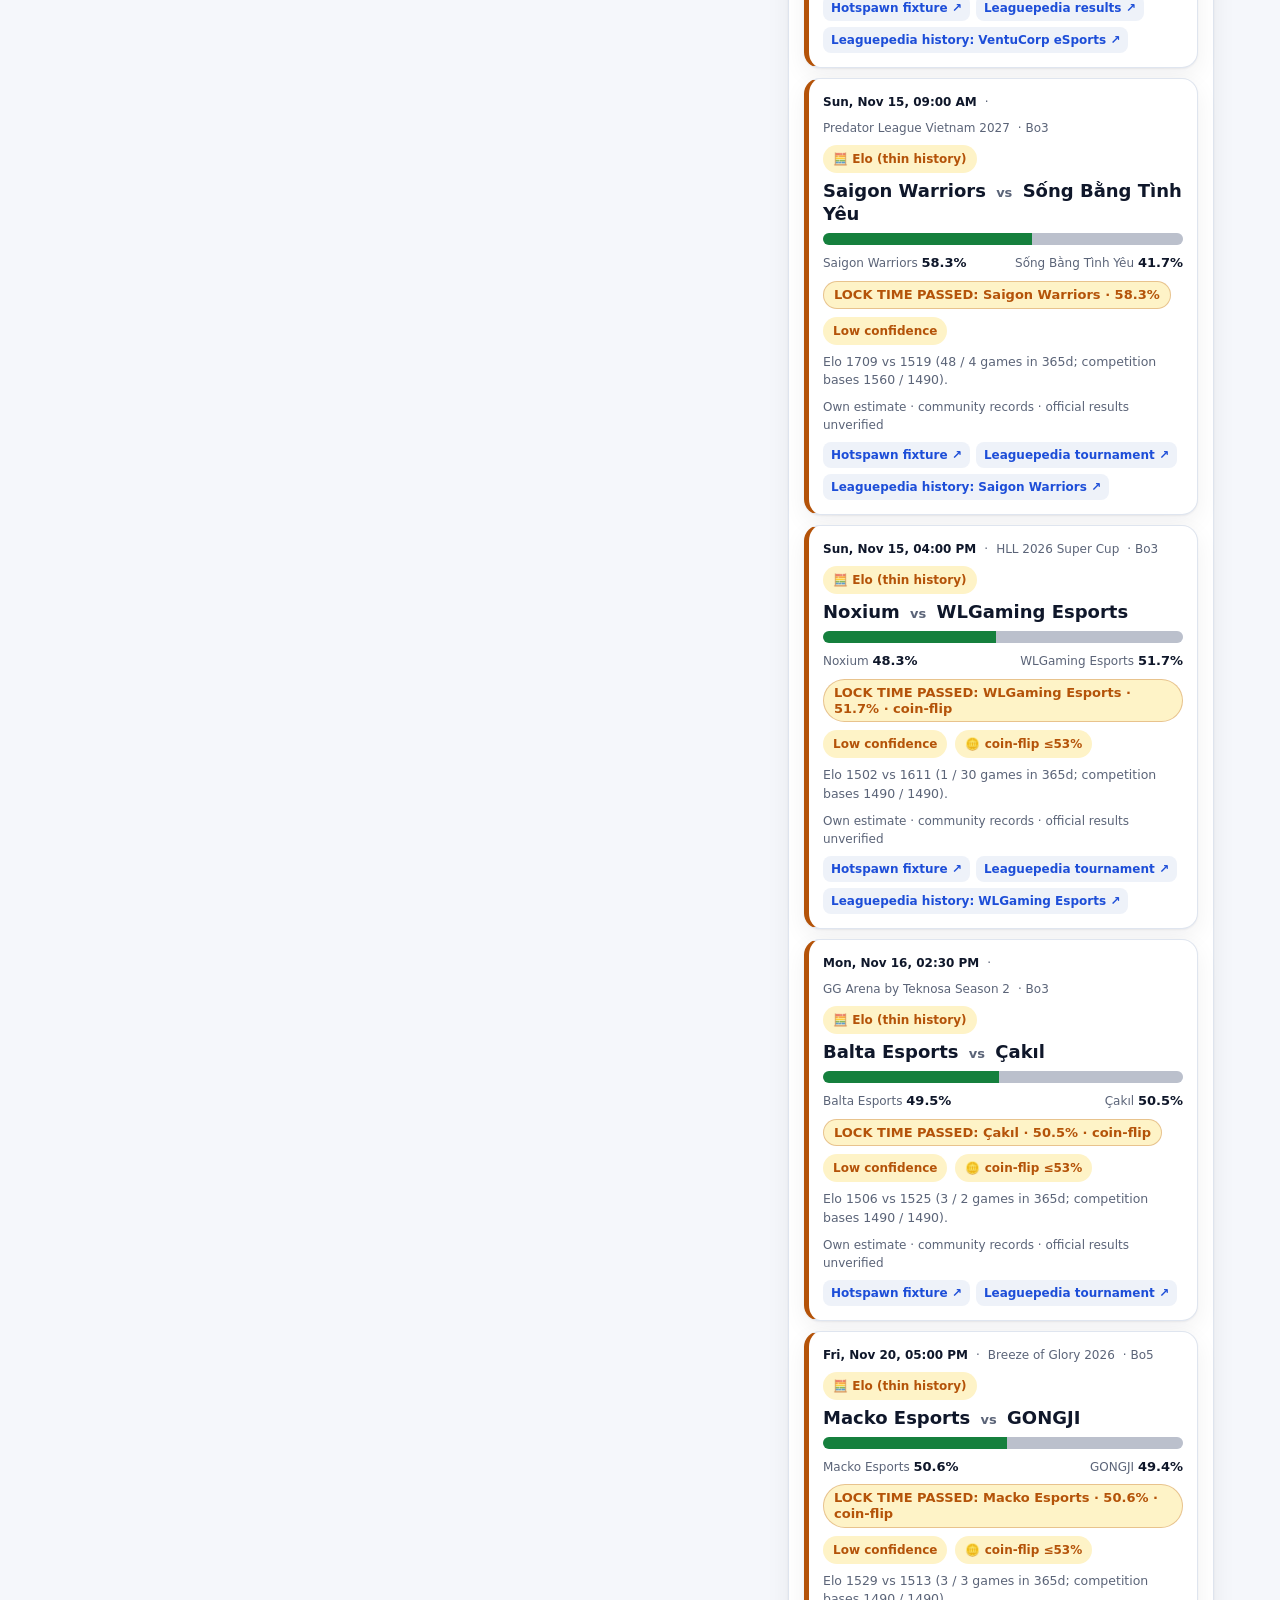
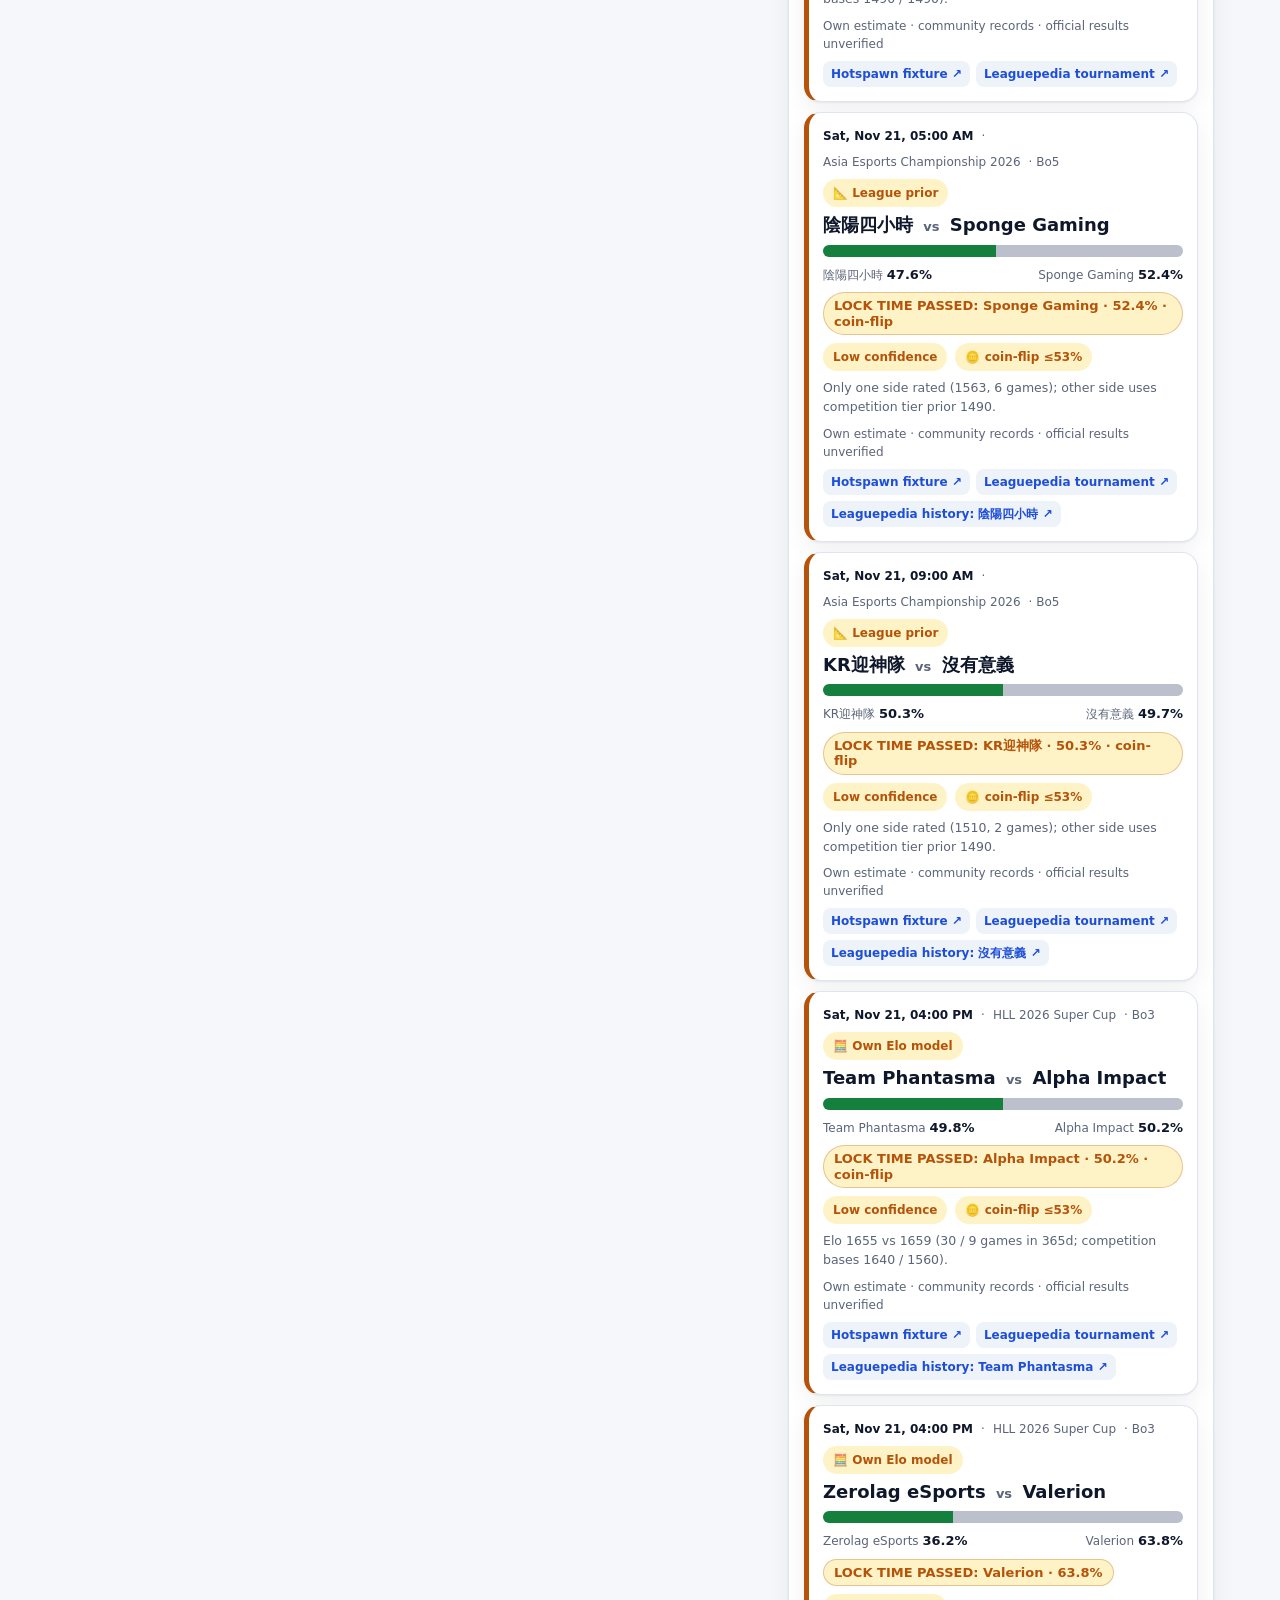
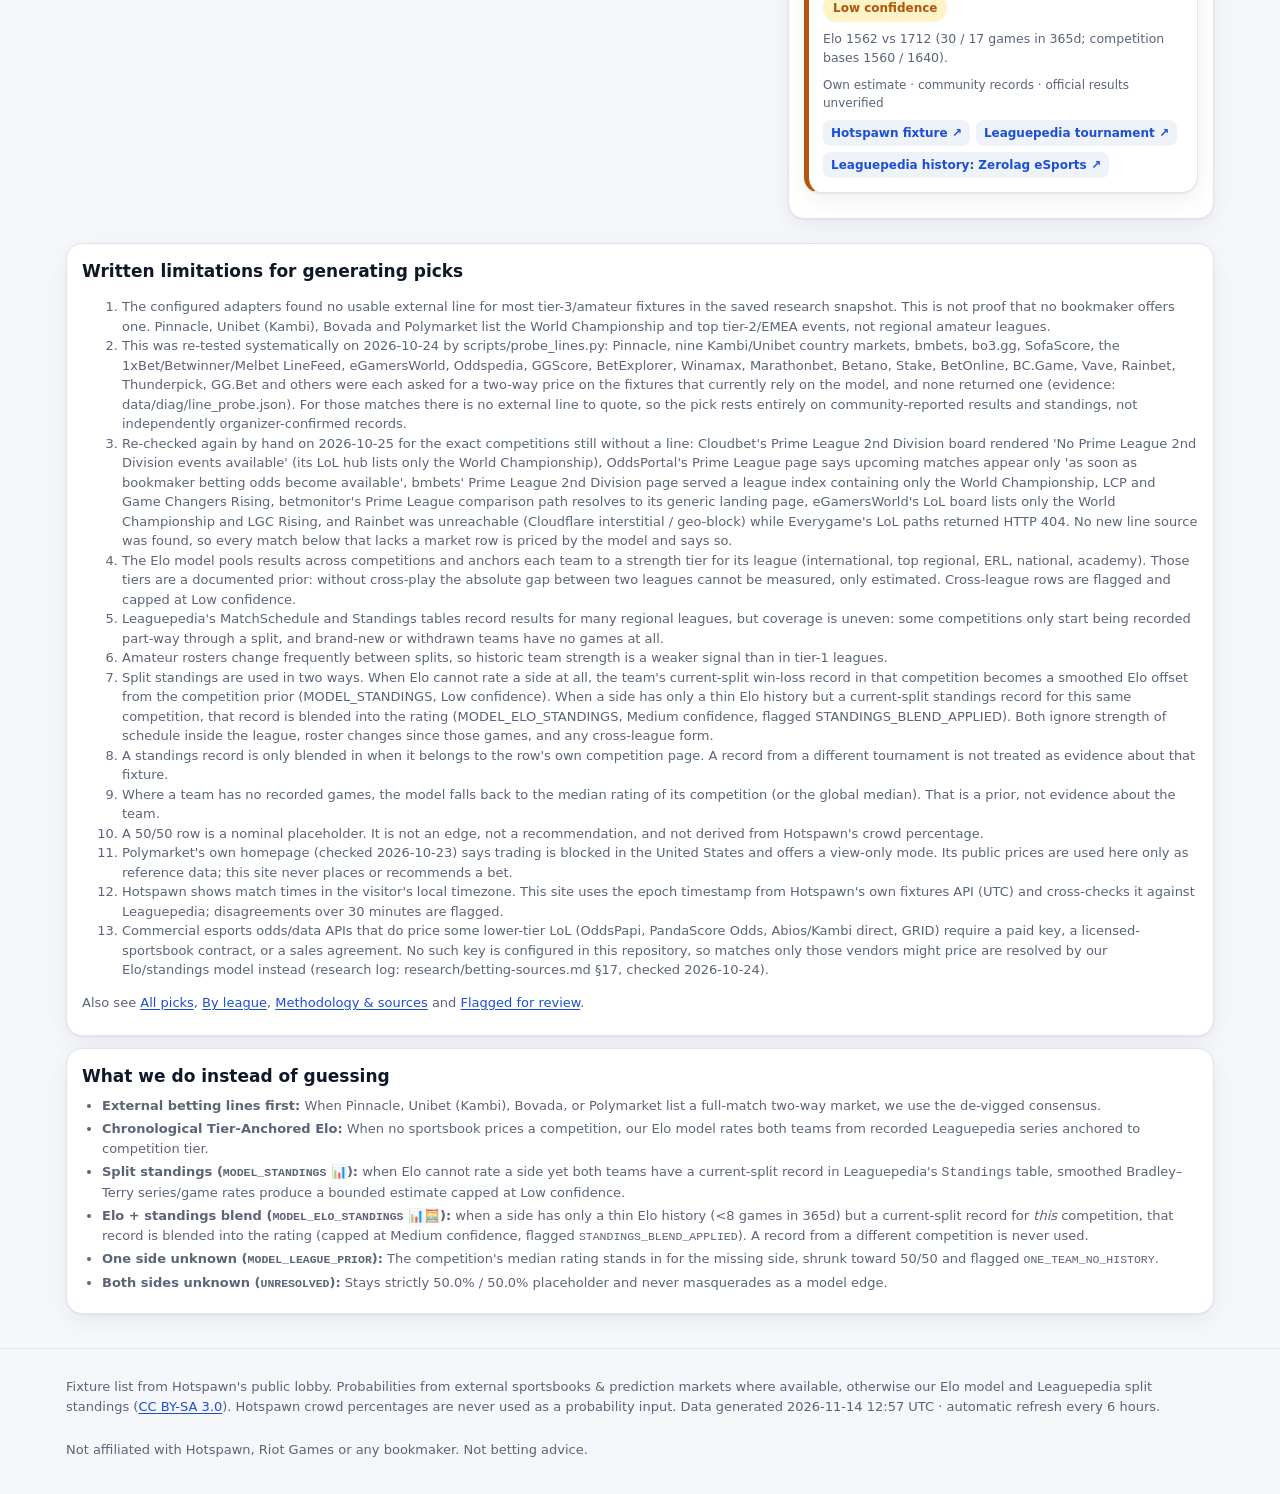
<file: docs/unresolved.html>
<!doctype html>
<html lang="en">
<head>
<meta charset="utf-8">
<meta name="viewport" content="width=device-width, initial-scale=1, viewport-fit=cover">
<meta name="color-scheme" content="light dark">
<title>Unresolved Picks &amp; Limitations — Every Hotspawn LoL Match</title>
<meta name="description" content="The separate section for matches without an external bookmaker line: explicit 50/50 placeholders, low-confidence model picks, per-league limits, and the external sources re-checked each run.">
<meta name="theme-color" content="#0b1220">
<link rel="manifest" href="manifest.webmanifest">
<link rel="apple-touch-icon" href="assets/apple-touch-icon.png">
<meta name="apple-mobile-web-app-title" content="LoL Picks">
<meta name="application-name" content="LoL Picks">
<link rel="icon" href="data:image/svg+xml,%3Csvg xmlns='http://www.w3.org/2000/svg' viewBox='0 0 32 32'%3E%3Crect width='32' height='32' rx='8' fill='%230b5fff'/%3E%3Ctext x='16' y='22' font-family='system-ui,sans-serif' font-size='16' font-weight='800' fill='white' text-anchor='middle'%3ELP%3C/text%3E%3C/svg%3E">
<link rel="stylesheet" href="assets/style.css">
</head>
<body data-page="unresolved">
<a class="skip" href="#main">Skip to content</a>

<header class="site-header">
  <div class="header-inner">
    <a class="logo" href="index.html">
      <span class="logo-mark" aria-hidden="true">🎯</span>
      <span class="logo-text">Hotspawn LoL Picks<small>Independent picks · not affiliated with Hotspawn</small></span>
    </a>
    <div class="header-meta">
      <span id="updated">Loading…</span><br>
      <span class="freshness" id="freshness"><span class="dot"></span>checking freshness</span>
    </div>
      <button class="icon-btn" id="theme-toggle" type="button" aria-label="Switch colour theme" title="Switch colour theme">🌙</button>
  </div>
  <nav class="top-nav" aria-label="Main">
    <ul>
      <li><a href="index.html" data-nav="summary">Summary</a></li>
      <li><a href="picks.html" data-nav="picks">All picks</a></li>
      <li><a href="leagues.html" data-nav="leagues">By league</a></li>
      <li><a href="unresolved.html" data-nav="unresolved">Unresolved &amp; limits</a></li>
      <li><a href="flagged.html" data-nav="flagged">Flagged</a></li>
      <li><a href="methodology.html" data-nav="methodology">Methodology</a></li>
    </ul>
  </nav>
</header>
<nav class="jumpbar" aria-label="Quick jumps">
  <div class="wrap inner">
    <a class="hot" href="picks.html">📋 All picks</a>
    <a href="picks.html?filter=next24">⏰ Next 24 h</a>
    <a href="index.html#nonfeatured">🧮 No book line</a>
    <a href="leagues.html">🏆 By league</a>
    <a href="unresolved.html">⚠️ Unresolved</a>
    <a href="flagged.html">🚩 Flagged</a>
  </div>
</nav>

<main id="main" class="wrap">
  <div id="error-box"></div>
  <div id="freshness-warning" class="hidden"></div>
  <div id="input-health" class="hidden" role="status"></div>

  <p class="eyebrow">Transparency · separate unresolved section</p>
  <h1>Unresolved picks &amp; limitations for generating picks</h1>
  <p class="lede">
    Every match is listed; a pick is shown only when there is a market or model signal. This page documents the ones that <b>cannot be priced the way the featured
    picks are</b>: no usable bookmaker or prediction-market line was found by our adapters, so the number comes from our own model on recorded
    results, or — when even that evidence is missing — it stays an <b>explicit 50.0% / 50.0% placeholder, never an edge or team recommendation</b>.
    Hotspawn crowd percentages are never used.
  </p>

  <p class="warnbox small">Model estimates use community-reported records. They do not satisfy independent primary-organizer verification of each result. <a href="flagged.html#official-results-audit">See every affected fixture and its blank official-confirmation field</a>. A blocked or empty endpoint cannot establish that no bookmaker offers a line.</p>

  <div class="linkgrid">
    <a class="linkcard" href="picks.html"><span class="ico" aria-hidden="true">📋</span>
      <span><b>All picks</b><span>Including every model-priced match</span></span><span class="arrow" aria-hidden="true">→</span></a>
    <a class="linkcard" href="index.html"><span class="ico" aria-hidden="true">🏠</span>
      <span><b>Executive summary</b><span>Counts, coverage and the same limits in short form</span></span><span class="arrow" aria-hidden="true">→</span></a>
  </div>

  <div class="card">
    <h3>How this snapshot was resolved</h3>
    <p class="small" id="resolution-mix">Loading…</p>
    <p class="small" id="unresolved-counts">Loading…</p>
    <ul class="clean small" id="reasons"><li>Loading…</li></ul>
  </div>

  <section class="card" id="by-league">
    <h3>By league — what prices each league, and where its limit is</h3>
    <p class="small">One row per tournament on Hotspawn's list, with a source reference on every row.</p>
    <div class="table-wrap">
      <table>
        <thead>
          <tr>
            <th scope="col">Competition</th>
            <th scope="col">Fixtures</th>
            <th scope="col">Market / Elo / Standings / Prior / Unres</th>
            <th scope="col">Specific limitation</th>
            <th scope="col">Source reference</th>
          </tr>
        </thead>
        <tbody id="league-limitations-body">
          <tr><td colspan="5"><div class="loading"><span class="spinner"></span>Loading per-league limitations…</div></td></tr>
        </tbody>
      </table>
    </div>
  </section>

  <section class="card" id="sources-checked">
    <h3>External sources re-checked for these matches</h3>
    <p class="small">
      Established sportsbooks → esportsbooks → odds aggregators → prediction markets → community/official result sites.
      Each row is one HTTP request made during the current refresh; the status is what the source returned, not an assumption.
      <b>Nothing below is used in a probability</b> — only Pinnacle, Unibet (Kambi), Bovada and Polymarket can produce a market
      probability, and only when they actually publish a full-match line.
    </p>
    <p class="small" id="probe-summary">Loading…</p>
    <div class="table-wrap" style="margin-top:8px">
      <table>
        <thead>
          <tr><th scope="col">Source</th><th scope="col">Type</th><th scope="col">HTTP</th><th scope="col">Verdict</th></tr>
        </thead>
        <tbody id="probe-body">
          <tr><td colspan="4"><div class="loading"><span class="spinner"></span>Loading source checks…</div></td></tr>
        </tbody>
      </table>
    </div>
  </section>

  <section class="card" id="lowtier-books" style="margin-top:20px">
    <h3>Established books and esportsbooks checked for a low-tier line (2026-10-25)</h3>
    <p class="small">These are the sources a reader would expect to price a Prime League, RIVALS, Tunisian or
      Arabian fixture. Each was opened on 2026-10-25 and returned what is quoted below to an unauthenticated
      visitor — the same finding the automated probe reaches every 6 hours in the table above.
      <b>None of them publishes a full-match two-way price for a competition in this snapshot</b>, which is why
      the pick for those matches is our own line. The full table (with the exact wording and a link per row) is
      on the executive summary:
      <a href="index.html#nonfeatured">Matches without a featured betting line →</a>.</p>
    <ul class="clean small">
      <li><b>OddsPortal</b> — the LoL index lists one competition only, “League of Legends World Championship (10)”:
        <a href="https://www.oddsportal.com/esports/league-of-legends/" target="_blank" rel="noopener">oddsportal.com/esports/league-of-legends ↗</a>.
        Its Prime League page says next matches “will appear here as soon as bookmaker betting odds become available”:
        <a href="https://www.oddsportal.com/esports/league-of-legends/league-of-legends-prime-league/" target="_blank" rel="noopener">Prime League page ↗</a>.</li>
      <li><b>bmbets</b> — the Prime League 2nd Division URL exists but the live board lists only LoL World Championship,
        LoL – LCP and LoL Game Changers Rising:
        <a href="https://www.bmbets.com/e-sports/world/lol---prime-league-2nd-division/" target="_blank" rel="noopener">bmbets Prime League 2nd Division ↗</a>.</li>
      <li><b>Cloudbet</b> — “No Prime League 2nd Division events available”:
        <a href="https://www.cloudbet.com/en/esports/league-of-legends/germany-t8205-prime-league-2nd-division" target="_blank" rel="noopener">cloudbet.com Prime League 2nd Division ↗</a>.</li>
      <li><b>Betmonitor</b> — the competition URL resolves to the generic odds hub, with no League of Legends fixture served:
        <a href="https://www.betmonitor.com/odds-comparison/esports/prime-league-2nd-division/10024464" target="_blank" rel="noopener">betmonitor.com Prime League 2nd Division ↗</a>.</li>
      <li><b>Pinnacle, Unibet (Kambi), Bovada, Polymarket</b> — re-requested on every refresh; they price the Worlds
        fixtures (and the occasional LCP/LGC Rising line) and nothing from the national divisions. Per-refresh status:
        <a href="unresolved.html#sources-checked">source table above ↗</a>.</li>
    </ul>
    <p class="small">The measurement method, the exact strings and the per-competition numbers are recorded in
      <a href="https://github.com/karagemop466-tech/LOLHOTSPAWN2/blob/main/research/betting-sources.md" target="_blank" rel="noopener">research/betting-sources.md §23</a>.</p>
  </section>

  <section class="card" id="recheck-2026-10-25">
    <h3>Independent re-check of the published numbers — 2026-10-25</h3>
    <p class="small">
      Each line below was re-read <b>from the source's own page or API</b>, from a different network path than the
      refresh job uses, and compared with the payload published at 14:29:06Z (156 fixtures · 156 resolved ·
      9 with a bookmaker line · 147 priced by our own model). The same payload was then re-derived row by row by an
      offline auditor: <b>20 PASS · 0 FAIL · 0 WARN · 1 INFO</b>, with 32 negative self-tests proving each rule
      fails on a payload that breaks it. The auditor was then re-run on the newer payload the 15:32:40Z refresh
      published while this pass was being written: <b>the same 20 PASS · 0 FAIL · 1 INFO over 156 rows</b>, even
      though that snapshot has three books per market row instead of four — and again on the 17:03:55Z refresh,
      which had shrunk to 139 upcoming fixtures as the evening's matches started: <b>20 PASS · 0 FAIL · 1 INFO over
      139 rows</b>. Nothing was inferred; what could not be read is marked unverified.
    </p>
    <div class="table-wrap" style="margin-top:8px">
      <table>
        <thead>
          <tr><th scope="col">What was re-read</th><th scope="col">Result</th><th scope="col">Source</th></tr>
        </thead>
        <tbody>
          <tr>
            <td data-label="What was re-read">Unibet (Kambi) decimals for all 8 priced rows</td>
            <td data-label="Result"><b>8 of 8 exact.</b> The live board holds 8 League of Legends events, every one World Championship —
              no low-tier league exists on it. Map-handicap and total-maps boards were present and correctly ignored.</td>
            <td data-label="Source"><a href="https://eu-offering-api.kambicdn.com/offering/v2018/ub/listView/esports/league_of_legends/all/all/matches.json?lang=en_GB&amp;market=GB&amp;useCombined=true" target="_blank" rel="noopener">Kambi event feed</a></td>
          </tr>
          <tr>
            <td data-label="What was re-read">Polymarket's own League of Legends hub</td>
            <td data-label="Result"><b>Exactly 9 open events</b> (8 Worlds + 1 LGC Rising) — the same 9 rows we price, so no open LoL market
              is being missed. De-vigged hub prices agree with the payload to 0.2–0.3 pt (8 minutes of drift).</td>
            <td data-label="Source"><a href="https://polymarket.com/esports/league-of-legends" target="_blank" rel="noopener">polymarket.com/esports/league-of-legends</a></td>
          </tr>
          <tr>
            <td data-label="What was re-read">Hotspawn lobby total vs the fixtures we publish</td>
            <td data-label="Result"><b>234 = 156 + 78.</b> The lobby's own tier filter says 234 League of Legends matches; we price the 156
              upcoming ones and the other 78 are already played (on the 17:03:55Z refresh the same arithmetic reads
              234 = 139 + 95, with both difference lists still empty). Crowd percentages stay display-only: the mean distance
              between our probability and the crowd number is <b>0.367</b> over the 147 model rows, and <b>0 rows</b>
              land within 0.5 point of it — measured the same way on the 14:29:06Z and 15:32:40Z payloads.</td>
            <td data-label="Source"><a href="https://play.hotspawn.com/lol-pickems" target="_blank" rel="noopener">play.hotspawn.com/lol-pickems</a></td>
          </tr>
          <tr>
            <td data-label="What was re-read">Every row's arithmetic, from the numbers that row cites</td>
            <td data-label="Result"><b>20 PASS · 0 FAIL · 1 INFO.</b> 24/24 cited decimal prices re-convert to the probability published for
              that source (24 of 24 on the 14:29:06Z payload, 16 of 16 on the 15:32:40Z one); 9/9 market rows'
              consensus recomputes; counts, coverage and all 12 league rows re-foot;
              no cancelled fixture is priced; every row cites at least one https source that is not Hotspawn.</td>
            <td data-label="Source"><a href="https://github.com/karagemop466-tech/LOLHOTSPAWN2/blob/main/verification/row_audit.md" target="_blank" rel="noopener">verification/row_audit.md ↗</a></td>
          </tr>
          <tr>
            <td data-label="What was re-read">Pinnacle's 8 rows and Bovada's 8 rows</td>
            <td data-label="Result"><b>Unverified from this network path</b> — Pinnacle's guest API answers 401 without its API key (the
              refresh job holds the key) and Bovada's coupon endpoint returned an empty body here while CI read 8
              events at 14:29Z. Left blank rather than guessed; both rows' decimals are still re-derived from the
              prices the rows cite (rule R4). That empty Bovada body turned out to be real and upstream — CI's own
              next read came back empty too, which is irregularity <b>X6</b> below.</td>
            <td data-label="Source"><a href="https://guest.api.arcadia.pinnacle.com/0.1/sports/12/leagues" target="_blank" rel="noopener">Pinnacle guest API</a></td>
          </tr>
          <tr>
            <td data-label="What was re-read">A bookmaker line for the 147 fixtures no book covers</td>
            <td data-label="Result"><b>None found.</b> 20 endpoints measured by hand today, plus a 19-candidate
              automated sweep that ran live in CI at 17:02:20Z: <b>7 of 19 answered HTTP 200, 0 exposed a readable
              two-way price, and 0 priced any of the 147 fixtures</b> — the rest were 403/404/410/203/429 or a network
              error (Kambi, Oddsdigger, bmbets, Betmonitor, Oddschecker, EsportBet, rft.gg, Polymarket search,
              SofaScore, 1xBet, Everygame, gol.gg, the Bodog-group coupon APIs). Some of them clearly know the
              competitions — rft.gg's match list mentions the Prime League, Arabian League and LCP promotion — and
              still publish no line. This is why those rows say <span class="flag">NO_EXTERNAL_MARKET</span> and are
              labelled "Own estimate · community records".</td>
            <td data-label="Source"><a href="https://github.com/karagemop466-tech/LOLHOTSPAWN2/actions/runs/40214473210" target="_blank" rel="noopener">CI sweep run 40214473210 ↗</a> ·
                <a href="https://github.com/karagemop466-tech/LOLHOTSPAWN2/blob/main/research/low-tier-sweep-2026-10-25.md" target="_blank" rel="noopener">research/low-tier-sweep-2026-10-25.md ↗</a></td>
          </tr>
        </tbody>
      </table>
    </div>

    <h3 style="margin-top:18px">Irregularities found in this pass</h3>
    <p class="small">Published for review. None of them blocks the site: every one is a data-quality note about a
      source, not a missing pick.</p>
    <div class="table-wrap" style="margin-top:8px">
      <table>
        <thead>
          <tr><th scope="col">ID</th><th scope="col">Irregularity</th><th scope="col">Evidence</th></tr>
        </thead>
        <tbody>
          <tr>
            <td data-label="ID"><span class="flag">X1</span></td>
            <td data-label="Irregularity"><b>Two rows carry a start-time warning the source no longer supports.</b> Dplus KIA vs Movistar KOI and
              Gen.G vs LYON are flagged <span class="flag">START_TIME_DISAGREES_WITH_BOOKS</span>, and four 25 Oct rows
              publish a 1.0–3.0 h time spread — all from Unibet start times recorded at 14:29Z. Re-reading the same
              Kambi event ids at 15:45Z on two operator feeds returns starts that match Hotspawn exactly, so the
              upstream feed moved between generation and re-read. Our arithmetic is internally consistent
              (rules R15/R16 pass). <b>Cleared on its own, verified:</b> the next scheduled refresh (payload
              15:32:40Z) re-read the same field — all 8 Unibet start times now equal Hotspawn's exactly, every
              spread is 0.2 h (Pinnacle quotes 15 min early by convention) and <b>0 rows</b> carry the flag.
              No manual edit was made at any point.</td>
            <td data-label="Evidence">Kambi events <code>1029621119</code> and <code>1029621112</code> —
                <a href="https://eu-offering-api.kambicdn.com/offering/v2018/ub/listView/esports/league_of_legends/all/all/matches.json?lang=en_GB&amp;market=GB&amp;useCombined=true" target="_blank" rel="noopener">re-read the feed</a></td>
          </tr>
          <tr>
            <td data-label="ID"><span class="flag">X2</span></td>
            <td data-label="Irregularity"><b>The published book time delta has no sign.</b> Matching is done on the absolute difference, so a book
              that starts <i>earlier</i> than Hotspawn also shows a positive number (Unibet 17:00Z against an 18:00Z
              fixture publishes 1.0, not −1.0). Both timestamps are printed beside it, so a reader can see the
              direction — but the number alone cannot be read as "later". Filed as a change request against the file
              that owns it rather than edited here.</td>
            <td data-label="Evidence"><a href="https://github.com/karagemop466-tech/LOLHOTSPAWN2/blob/main/scripts/model.py" target="_blank" rel="noopener">scripts/model.py ↗</a></td>
          </tr>
          <tr>
            <td data-label="ID"><span class="flag">X3</span></td>
            <td data-label="Irregularity"><b>108 of 156 rows carry Hotspawn's own placeholder tier string</b> "waiting for information", which the
              site renders as "Tier not published" and flags <span class="flag">TIER_UNVERIFIED</span>. No tier is
              invented for those rows; recorded so the string is not mistaken for data.</td>
            <td data-label="Evidence"><a href="https://play.hotspawn.com/lol-pickems" target="_blank" rel="noopener">lobby tier filter</a></td>
          </tr>
          <tr>
            <td data-label="ID"><span class="flag">X4</span></td>
            <td data-label="Irregularity"><b>Behind 10 rows the Elo rating was built in a different competition than the fixture.</b> A team's
              rating follows its most recent recorded series wherever it was played, so The Bandits Prime vs VfB eSports
              (PRM 2nd Division, 50.2 / 49.8, Low) rests partly on a Kanji Cup 2026 record for one side, and JSK Esports
              vs Olympique Mnihla (Tunisian Super League, 57.4 / 42.6, Low) on an Arabian League record. Those rows are
              flagged <span class="flag">CROSS_LEAGUE_MODEL</span>; across all 156 rows, 236 team-sides have their most
              recent series in another competition. The <i>citations</i> are not affected — 0 of 156 rows link a foreign
              league page; every row's results source is its own tournament page.</td>
            <td data-label="Evidence"><a href="https://lol.fandom.com/wiki/Prime_League_2nd_Division/2027_Season/Fall_Split" target="_blank" rel="noopener">PRM 2nd Division page (row 1079054)</a> ·
                <a href="https://lol.fandom.com/wiki/Tunisian_Super_League/2026_Season" target="_blank" rel="noopener">Tunisian Super League page (row 1080934)</a></td>
          </tr>
          <tr>
            <td data-label="ID"><span class="flag">X5</span></td>
            <td data-label="Irregularity"><b>The 78 already-played lobby fixtures were not itemised card by card</b> in this pass. Their total is
              reconciled (234 = 156 + 78) and CI's union gate asserts no <i>upcoming</i> lobby fixture is missing, but
              the 78 themselves were not listed individually — left open for the next verification pass rather than
              asserted.</td>
            <td data-label="Evidence"><a href="https://github.com/karagemop466-tech/LOLHOTSPAWN2/blob/main/verification/live-cross-check-2026-10-25.md" target="_blank" rel="noopener">verification/live-cross-check-2026-10-25.md ↗</a></td>
          </tr>
          <tr>
            <td data-label="ID"><span class="flag">X6</span></td>
            <td data-label="Irregularity"><b>Bovada's coupon feed went empty upstream, so 8 rows lost a book.</b> The 15:30:52Z refresh read
              HTTP 200 with <b>no event groups</b>; the payload's own source table records
              <code>Bovada: error, count 0</code>, and the eight Worlds consensus rows now rest on 3 books
              (Pinnacle, Unibet/Kambi, Polymarket) instead of 4. The consensus is still the median of the books
              present and recomputes exactly, so the probabilities moved only as much as losing one vote should
              (Invictus Gaming vs Hanwha Life: 0.273 → 0.281, dispersion 0.040 → 0.018). The same empty body was
              read from a second network path at 15:10Z, which is what confirms it upstream rather than a
              sandbox artefact. No row lost its pick and nothing was edited; the feed is re-read every 6 h.</td>
            <td data-label="Evidence"><a href="https://github.com/karagemop466-tech/LOLHOTSPAWN2/blob/main/verification/live-cross-check-2026-10-25.md" target="_blank" rel="noopener">verification/live-cross-check-2026-10-25.md §3 + X6 ↗</a></td>
          </tr>
        </tbody>
      </table>
    </div>
    <p class="small">Working papers for this pass:
      <a href="https://github.com/karagemop466-tech/LOLHOTSPAWN2/blob/main/verification/live-cross-check-2026-10-25.md" target="_blank" rel="noopener">live cross-check ↗</a> ·
      <a href="https://github.com/karagemop466-tech/LOLHOTSPAWN2/blob/main/research/low-tier-sweep-2026-10-25.md" target="_blank" rel="noopener">low-tier line sweep ↗</a> ·
      <a href="https://github.com/karagemop466-tech/LOLHOTSPAWN2/blob/main/verification/row_audit.md" target="_blank" rel="noopener">row-by-row audit ↗</a> ·
      <a href="https://github.com/karagemop466-tech/LOLHOTSPAWN2/actions" target="_blank" rel="noopener">CI runs</a></p>
  </section>

  <div class="two-col" style="margin-top:20px">
    <section class="card">
      <h3>⚠️ Unresolved — explicit 50/50 placeholders</h3>
      <p class="small">No usable external line found, no recorded match history, and no split standings record for either team.
        Probability is strictly 50.0% / 50.0%, labelled as a placeholder.</p>
      <div id="unresolved-body"><div class="loading"><span class="spinner"></span>Loading…</div></div>
    </section>

    <section class="card">
      <h3>🧮 Low confidence — a real but weak signal</h3>
      <p class="small">These rows do have a pick from the model, but it relies on thin history (&lt;8 games), current-season
        standings with few decided series, a league-tier prior for one side, or a cross-league comparison. Treat the number as indicative.</p>
      <div id="lowconf-body"><div class="loading"><span class="spinner"></span>Loading…</div></div>
    </section>
  </div>

  <section class="card">
    <h3>Written limitations for generating picks</h3>
    <ol class="small" id="limitations"><li>Loading…</li></ol>
    <p class="small">Also see <a href="picks.html">All picks</a>, <a href="leagues.html">By league</a>,
      <a href="methodology.html">Methodology &amp; sources</a> and <a href="flagged.html">Flagged for review</a>.</p>
  </section>

  <section class="card">
    <h3>What we do instead of guessing</h3>
    <ul class="clean small">
      <li><b>External betting lines first:</b> When Pinnacle, Unibet (Kambi), Bovada, or Polymarket list a full-match two-way market, we use the de-vigged consensus.</li>
      <li><b>Chronological Tier-Anchored Elo:</b> When no sportsbook prices a competition, our Elo model rates both teams from recorded Leaguepedia series anchored to competition tier.</li>
      <li><b>Split standings (<span class="flag">MODEL_STANDINGS</span> 📊):</b> when Elo cannot rate a side yet both teams have
        a current-split record in Leaguepedia's <code>Standings</code> table, smoothed Bradley–Terry series/game rates produce a bounded estimate capped at Low confidence.</li>
      <li><b>Elo + standings blend (<span class="flag">MODEL_ELO_STANDINGS</span> 📊🧮):</b> when a side has only a thin Elo history (&lt;8 games in 365d) but a current-split record for <i>this</i> competition, that record is blended into the rating (capped at Medium confidence, flagged <span class="flag">STANDINGS_BLEND_APPLIED</span>). A record from a different competition is never used.</li>
      <li><b>One side unknown (<span class="flag">MODEL_LEAGUE_PRIOR</span>):</b> The competition's median rating stands in for the missing side, shrunk toward 50/50 and flagged <span class="flag">ONE_TEAM_NO_HISTORY</span>.</li>
      <li><b>Both sides unknown (<span class="flag">UNRESOLVED</span>):</b> Stays strictly 50.0% / 50.0% placeholder and never masquerades as a model edge.</li>
    </ul>
  </section>
</main>

<footer class="site-footer">
  <div class="wrap footer-grid">
    <p class="small">Fixture list from Hotspawn's public lobby. Probabilities from external sportsbooks &amp; prediction markets
      where available, otherwise our Elo model and Leaguepedia split standings
      (<a href="https://creativecommons.org/licenses/by-sa/3.0/" target="_blank" rel="noopener">CC BY-SA 3.0</a>).
      Hotspawn crowd percentages are never used as a probability input. <span id="footer-updated"></span></p>
    <p class="small">Not affiliated with Hotspawn, Riot Games or any bookmaker. Not betting advice.</p>
  </div>
</footer>

<nav class="bottom-nav" aria-label="Mobile">
  <a href="index.html" data-nav="summary"><span class="ico" aria-hidden="true">🏠</span>Summary</a>
  <a href="picks.html" data-nav="picks"><span class="ico" aria-hidden="true">📋</span>Picks</a>
  <a href="leagues.html" data-nav="leagues"><span class="ico" aria-hidden="true">🏆</span>Leagues</a>
  <a href="unresolved.html" data-nav="unresolved"><span class="ico" aria-hidden="true">⚠️</span>Unresolved</a>
  <a href="flagged.html" data-nav="flagged"><span class="ico" aria-hidden="true">🚩</span>Flagged</a>
  <a href="methodology.html" data-nav="methodology"><span class="ico" aria-hidden="true">📐</span>Method</a>
</nav>

<script src="assets/app.js" defer></script>
<noscript><p class="wrap small">This dashboard needs JavaScript. Raw data: <a href="data/picks.json">data/picks.json</a>.</p></noscript>
</body>
</html>
</file>
<file: docs/assets/style.css>
/* Hotspawn LoL Picks — mobile-first dashboard */
:root {
  --bg: #f5f7fb;
  --surface: #ffffff;
  --surface-2: #eef2f9;
  --text: #0f172a;
  --muted: #5b6478;
  --line: #dfe5ef;
  --brand: #1d4ed8;
  --brand-ink: #ffffff;
  --green: #15803d;
  --green-soft: #dcfce7;
  --amber: #b45309;
  --amber-soft: #fef3c7;
  --red: #b91c1c;
  --red-soft: #fee2e2;
  --blue-soft: #dbeafe;
  --violet: #6d28d9;
  --shadow: 0 1px 2px rgba(15, 23, 42, .06), 0 8px 24px rgba(15, 23, 42, .06);
  --radius: 16px;
  --max: 1180px;
  --nav-h: 60px;
}
@media (prefers-color-scheme: dark) {
  :root {
    --bg: #0b1020;
    --surface: #131a2e;
    --surface-2: #1b2440;
    --text: #eef2ff;
    --muted: #a7b0c8;
    --line: #27324f;
    --brand: #7aa2ff;
    --brand-ink: #0b1020;
    --green: #4ade80;
    --green-soft: #12351f;
    --amber: #fbbf24;
    --amber-soft: #3a2b08;
    --red: #f87171;
    --red-soft: #3b1212;
    --blue-soft: #16233f;
    --violet: #c4b5fd;
    --shadow: 0 1px 2px rgba(0,0,0,.4), 0 10px 30px rgba(0,0,0,.25);
  }
}
/* Explicit theme choice — the header toggle sets data-theme on <html> and must
   beat both the default :root block and the OS preference in both directions. */
:root[data-theme="light"] {
  --bg: #f5f7fb;
  --surface: #ffffff;
  --surface-2: #eef2f9;
  --text: #0f172a;
  --muted: #5b6478;
  --line: #dfe5ef;
  --brand: #1d4ed8;
  --brand-ink: #ffffff;
  --green: #15803d;
  --green-soft: #dcfce7;
  --amber: #b45309;
  --amber-soft: #fef3c7;
  --red: #b91c1c;
  --red-soft: #fee2e2;
  --blue-soft: #dbeafe;
  --violet: #6d28d9;
  --shadow: 0 1px 2px rgba(15, 23, 42, .06), 0 8px 24px rgba(15, 23, 42, .06);
  --radius: 16px;
  --max: 1180px;
  --nav-h: 60px;
}
:root[data-theme="dark"] {
    --bg: #0b1020;
    --surface: #131a2e;
    --surface-2: #1b2440;
    --text: #eef2ff;
    --muted: #a7b0c8;
    --line: #27324f;
    --brand: #7aa2ff;
    --brand-ink: #0b1020;
    --green: #4ade80;
    --green-soft: #12351f;
    --amber: #fbbf24;
    --amber-soft: #3a2b08;
    --red: #f87171;
    --red-soft: #3b1212;
    --blue-soft: #16233f;
    --violet: #c4b5fd;
    --shadow: 0 1px 2px rgba(0,0,0,.4), 0 10px 30px rgba(0,0,0,.25);}

* { box-sizing: border-box; }
html { scroll-behavior: smooth; -webkit-text-size-adjust: 100%; }
body {
  margin: 0; background: var(--bg); color: var(--text);
  font-family: system-ui, -apple-system, "Segoe UI", Roboto, Inter, Arial, sans-serif;
  font-size: 16px; line-height: 1.5; padding-bottom: calc(var(--nav-h) + env(safe-area-inset-bottom));
}
a { color: var(--brand); text-underline-offset: 2px; }
img { max-width: 100%; }
.wrap { max-width: var(--max); margin: 0 auto; padding: 0 16px; }
.skip { position: absolute; left: -9999px; top: 0; background: var(--surface); padding: 10px; z-index: 99; }
.skip:focus { left: 12px; }

/* header */
.site-header {
  position: sticky; top: 0; z-index: 40; background: color-mix(in srgb, var(--surface) 92%, transparent);
  backdrop-filter: saturate(180%) blur(12px); border-bottom: 1px solid var(--line);
}
.header-inner { max-width: var(--max); margin: 0 auto; padding: 10px 16px; display: flex; align-items: center; gap: 12px; }
.logo { display: flex; align-items: center; gap: 9px; text-decoration: none; color: var(--text); min-width: 0; }
.logo-mark {
  width: 34px; height: 34px; border-radius: 10px; display: grid; place-items: center;
  background: linear-gradient(135deg, #1d4ed8, #7c3aed); color: #fff; font-weight: 900; font-size: 15px; flex: 0 0 auto;
}
.logo-text { font-weight: 800; font-size: 15px; line-height: 1.1; white-space: nowrap; overflow: hidden; text-overflow: ellipsis; }
.logo-text small { display: block; font-weight: 600; color: var(--muted); font-size: 11px; }
.header-meta { margin-left: auto; text-align: right; font-size: 12px; color: var(--muted); line-height: 1.25; }
.header-meta b { color: var(--text); }
.freshness { display: inline-flex; align-items: center; gap: 5px; }
.dot { width: 8px; height: 8px; border-radius: 50%; background: var(--green); display: inline-block; }
.dot.stale { background: var(--amber); }
.dot.bad { background: var(--red); }

/* top nav — lives inside the sticky header so the picks navigation stays reachable */
.top-nav { border-bottom: 1px solid var(--line); background: var(--surface); }
.site-header .top-nav { border-bottom: 0; }
.top-nav ul { display: flex; gap: 6px; list-style: none; margin: 0; padding: 8px 16px; overflow-x: auto; scrollbar-width: none; max-width: var(--max); margin: 0 auto; }
.top-nav ul::-webkit-scrollbar { display: none; }
.top-nav a {
  white-space: nowrap; text-decoration: none; color: var(--text); font-weight: 700; font-size: 14px;
  padding: 8px 12px; border-radius: 999px; border: 1px solid transparent; min-height: 44px; display: inline-flex; align-items: center;
}
.top-nav a:hover { background: var(--surface-2); }
.top-nav a[aria-current="page"] { background: var(--brand); color: var(--brand-ink); }

/* bottom nav (mobile) */
.bottom-nav {
  position: fixed; left: 0; right: 0; bottom: 0; z-index: 50; background: var(--surface);
  border-top: 1px solid var(--line); padding-bottom: env(safe-area-inset-bottom);
  display: grid; grid-template-columns: repeat(6, minmax(0, 1fr));
}
.bottom-nav a {
  min-width: 0; overflow: hidden; white-space: nowrap; text-overflow: ellipsis;
  min-height: var(--nav-h); display: flex; flex-direction: column; align-items: center; justify-content: center;
  gap: 2px; text-decoration: none; color: var(--muted); font-size: 11px; font-weight: 700;
}
.bottom-nav a[aria-current="page"] { color: var(--brand); }
.bottom-nav .ico { font-size: 19px; line-height: 1; }
@media (min-width: 860px) { .bottom-nav { display: none; } body { padding-bottom: 0; } }

main { padding: 18px 0 40px; }
h1 { font-size: clamp(24px, 5vw, 36px); line-height: 1.15; margin: 4px 0 8px; letter-spacing: -.02em; }
h2 { font-size: clamp(19px, 3.4vw, 24px); margin: 30px 0 10px; letter-spacing: -.01em; }
h3 { font-size: 17px; margin: 0 0 6px; }
p { margin: 8px 0; }
.lede { font-size: 17px; color: var(--muted); max-width: 70ch; }
.small { font-size: 13px; color: var(--muted); }
.tiny { font-size: 12px; color: var(--muted); }
.eyebrow { text-transform: uppercase; letter-spacing: .08em; font-size: 12px; font-weight: 800; color: var(--brand); }

/* hero */
.hero { padding: 8px 0 4px; }
.hero-actions { display: flex; flex-wrap: wrap; gap: 10px; margin: 16px 0 8px; }
.btn {
  display: inline-flex; align-items: center; justify-content: center; gap: 8px; min-height: 48px;
  padding: 12px 18px; border-radius: 12px; text-decoration: none; font-weight: 800; font-size: 15px;
  border: 1px solid var(--line); background: var(--surface); color: var(--text); box-shadow: var(--shadow);
}
.btn.primary { background: var(--brand); color: var(--brand-ink); border-color: transparent; }
.btn.warn { background: var(--amber-soft); color: var(--amber); border-color: color-mix(in srgb, var(--amber) 30%, transparent); }
.btn.danger { background: var(--red-soft); color: var(--red); border-color: color-mix(in srgb, var(--red) 30%, transparent); }
.btn:active { transform: translateY(1px); }

/* quick-jump bar — sits below the sticky header (not inside it, so it cannot eat
   a phone screen), identical on every page, one tap to the lists people open */
.jumpbar { background: var(--surface); border-bottom: 1px solid var(--line); }
.jumpbar .inner { display: flex; gap: 8px; overflow-x: auto; padding: 8px 16px 9px; scrollbar-width: none; }
.jumpbar .inner::-webkit-scrollbar { display: none; }
.jumpbar a {
  white-space: nowrap; display: inline-flex; align-items: center; min-height: 42px; padding: 9px 14px;
  border-radius: 999px; border: 1px solid var(--line); background: var(--surface-2); color: var(--text);
  text-decoration: none; font-size: 13.5px; font-weight: 800;
}
.jumpbar a.hot { background: var(--brand); color: var(--brand-ink); border-color: transparent; }
.jumpbar a:active { transform: translateY(1px); }

/* stat grid */
.stats { display: grid; grid-template-columns: repeat(2, minmax(0, 1fr)); gap: 10px; margin: 14px 0; }
@media (min-width: 700px) { .stats { grid-template-columns: repeat(4, minmax(0, 1fr)); } }
.stat { background: var(--surface); border: 1px solid var(--line); border-radius: var(--radius); padding: 14px; box-shadow: var(--shadow); }
.stat .n { font-size: 28px; font-weight: 900; line-height: 1; letter-spacing: -.02em; }
.stat .l { font-size: 12px; color: var(--muted); font-weight: 700; margin-top: 5px; }
.stat.green .n { color: var(--green); } .stat.amber .n { color: var(--amber); } .stat.red .n { color: var(--red); } .stat.blue .n { color: var(--brand); }

/* cards */
.card { background: var(--surface); border: 1px solid var(--line); border-radius: var(--radius); padding: 15px; box-shadow: var(--shadow); margin: 12px 0; }
.card.tight { padding: 12px; }
.card h3 { display: flex; align-items: center; gap: 8px; flex-wrap: wrap; }
.note { background: var(--blue-soft); border: 1px solid color-mix(in srgb, var(--brand) 25%, transparent); border-radius: 12px; padding: 12px 14px; margin: 12px 0; }
.warnbox { background: var(--amber-soft); border: 1px solid color-mix(in srgb, var(--amber) 35%, transparent); border-radius: 12px; padding: 12px 14px; margin: 12px 0; }
.dangerbox { background: var(--red-soft); border: 1px solid color-mix(in srgb, var(--red) 35%, transparent); border-radius: 12px; padding: 12px 14px; margin: 12px 0; }
.okbox { background: var(--green-soft); border: 1px solid color-mix(in srgb, var(--green) 30%, transparent); border-radius: 12px; padding: 12px 14px; margin: 12px 0; }

/* link grid */
.linkgrid { display: grid; grid-template-columns: 1fr; gap: 10px; margin: 14px 0; }
@media (min-width: 720px) { .linkgrid { grid-template-columns: repeat(2, 1fr); } }
.linkcard { display: flex; align-items: center; gap: 12px; background: var(--surface); border: 1px solid var(--line); border-radius: var(--radius); padding: 14px; text-decoration: none; color: var(--text); box-shadow: var(--shadow); min-height: 68px; }
.linkcard:hover { border-color: var(--brand); }
.linkcard .ico { font-size: 24px; width: 40px; text-align: center; flex: 0 0 auto; }
.linkcard b { display: block; font-size: 16px; }
.linkcard span { color: var(--muted); font-size: 13px; }
.linkcard .arrow { margin-left: auto; color: var(--brand); font-weight: 900; font-size: 20px; }

/* match cards */
.match { background: var(--surface); border: 1px solid var(--line); border-radius: var(--radius); padding: 14px; box-shadow: var(--shadow); margin: 10px 0; }
.match.unres { border-left: 5px solid var(--red); }
.match.market { border-left: 5px solid var(--green); }
.match.model { border-left: 5px solid var(--brand); }
.match.partial { border-left: 5px solid var(--amber); }
.match-top { display: flex; align-items: center; gap: 8px; flex-wrap: wrap; font-size: 12px; color: var(--muted); margin-bottom: 6px; }
.match-top .when { font-weight: 800; color: var(--text); }
.teams { font-size: 18px; font-weight: 800; line-height: 1.3; margin: 2px 0 8px; }
.teams .vs { color: var(--muted); font-weight: 600; font-size: 13px; margin: 0 4px; }
.probrow { display: flex; align-items: center; gap: 8px; font-size: 12px; color: var(--muted); margin: 2px 0; }
.probrow b { color: var(--text); font-size: 13px; }
.bar { display: flex; height: 12px; border-radius: 999px; overflow: hidden; background: var(--surface-2); margin: 6px 0 8px; }
.bar i { display: block; background: var(--green); height: 100%; }
.bar b { display: block; background: color-mix(in srgb, var(--muted) 35%, var(--surface-2)); height: 100%; }
.pickline { display: flex; align-items: center; gap: 8px; flex-wrap: wrap; margin: 8px 0; }
.pick { font-weight: 900; color: var(--green); font-size: 16px; }
.pick .p { font-size: 22px; }
.chip { display: inline-flex; align-items: center; gap: 5px; padding: 4px 9px; border-radius: 999px; font-size: 12px; font-weight: 700; background: var(--surface-2); color: var(--muted); border: 1px solid var(--line); white-space: nowrap; }
.chip.green { background: var(--green-soft); color: var(--green); border-color: transparent; }
.chip.amber { background: var(--amber-soft); color: var(--amber); border-color: transparent; }
.chip.red { background: var(--red-soft); color: var(--red); border-color: transparent; }
.chip.blue { background: var(--blue-soft); color: var(--brand); border-color: transparent; }
.match .evidence { font-size: 12.5px; color: var(--muted); margin-top: 6px; }
.src-links { display: flex; flex-wrap: wrap; gap: 6px; margin-top: 8px; }
.src-links a { font-size: 12px; padding: 4px 8px; border-radius: 8px; background: var(--surface-2); text-decoration: none; font-weight: 700; }

/* filters — not sticky on phones (they would eat the screen); sticky under the header on desktop */
.filters { position: static; background: var(--bg); padding: 8px 0 10px; border-bottom: 1px solid var(--line); }
@media (min-width: 860px) { .filters { position: sticky; top: 118px; z-index: 30; } }
.searchrow { display: flex; gap: 8px; }
.searchrow input { flex: 1 1 auto; min-width: 0; }
input[type="search"], select {
  width: 100%; min-height: 46px; padding: 10px 12px; font-size: 16px; color: var(--text);
  background: var(--surface); border: 1px solid var(--line); border-radius: 12px;
}
input[type="search"]:focus, select:focus, a:focus-visible, button:focus-visible { outline: 3px solid color-mix(in srgb, var(--brand) 45%, transparent); outline-offset: 2px; }
.chips { display: flex; gap: 7px; overflow-x: auto; padding: 9px 0 2px; scrollbar-width: none; }
.chips::-webkit-scrollbar { display: none; }
.chipbtn {
  white-space: nowrap; min-height: 44px; padding: 8px 13px; border-radius: 999px; border: 1px solid var(--line);
  background: var(--surface); color: var(--text); font-weight: 700; font-size: 13px; cursor: pointer;
}
.chipbtn[aria-pressed="true"] { background: var(--brand); color: var(--brand-ink); border-color: transparent; }
a.chipbtn { text-decoration: none; display: inline-flex; align-items: center; }
.chipbtn .n { opacity: .8; font-weight: 600; margin-left: 4px; }
.countline { font-size: 13px; color: var(--muted); margin: 8px 0 0; }

/* table */
.table-wrap { overflow-x: auto; border: 1px solid var(--line); border-radius: var(--radius); background: var(--surface); box-shadow: var(--shadow); }
table { width: 100%; border-collapse: collapse; font-size: 14px; }
thead th { position: sticky; top: 0; background: var(--surface-2); text-align: left; font-size: 12px; text-transform: uppercase; letter-spacing: .04em; color: var(--muted); padding: 10px 10px; border-bottom: 1px solid var(--line); z-index: 1; }
tbody td { padding: 10px 10px; border-bottom: 1px solid var(--line); vertical-align: middle; }
tbody tr:last-child td { border-bottom: 0; }
tbody tr:hover { background: color-mix(in srgb, var(--surface-2) 55%, transparent); }
td.teams-cell { min-width: 220px; font-weight: 700; }
td.teams-cell .vs { color: var(--muted); font-weight: 500; font-size: 12px; }
td .sub { display: block; color: var(--muted); font-size: 12px; font-weight: 500; }
.probcell { min-width: 130px; }
.probcell .p1 { color: var(--green); font-weight: 800; }
.probcell .p2 { color: var(--muted); font-weight: 700; }
.pickcell { font-weight: 900; color: var(--green); white-space: nowrap; }
.pickcell .p { display: block; font-size: 12px; color: var(--muted); font-weight: 700; }
.rowlink { color: inherit; text-decoration: none; }
.rowlink:hover { color: var(--brand); }
@media (max-width: 760px) {
  .table-wrap { border: 0; box-shadow: none; background: transparent; overflow: visible; }
  table, thead, tbody, tr, td { display: block; width: 100%; }
  thead { display: none; }
  tbody tr { background: var(--surface); border: 1px solid var(--line); border-left: 5px solid var(--line); border-radius: var(--radius); box-shadow: var(--shadow); margin: 10px 0; padding: 10px 12px; }
  tbody tr.market { border-left-color: var(--green); }
  tbody tr.model { border-left-color: var(--brand); }
  tbody tr.partial { border-left-color: var(--amber); }
  tbody tr.unres { border-left-color: var(--red); }
  tbody td { border: 0; padding: 3px 0; }
  td[data-label]:not(.teams-cell)::before { content: attr(data-label); display: block; font-size: 11px; text-transform: uppercase; letter-spacing: .05em; color: var(--muted); font-weight: 800; }
  td.teams-cell { min-width: 0; font-size: 17px; padding-bottom: 4px; }
  .probcell { min-width: 0; }
}

/* detail */
.detail-hero { background: var(--surface); border: 1px solid var(--line); border-radius: var(--radius); padding: 16px; box-shadow: var(--shadow); }
.detail-hero .teams { font-size: clamp(20px, 5vw, 30px); }
.kv { display: grid; grid-template-columns: 130px 1fr; gap: 6px 10px; font-size: 14px; }
.kv dt { color: var(--muted); font-weight: 700; }
.kv dd { margin: 0; }
ul.clean { padding-left: 20px; margin: 6px 0; }
ul.clean li { margin: 4px 0; }
.flag { font-family: ui-monospace, SFMono-Regular, Menlo, monospace; font-size: 11.5px; }

/* footer */
footer.site { border-top: 1px solid var(--line); margin-top: 34px; padding: 20px 0 28px; color: var(--muted); font-size: 13px; }
footer.site a { color: var(--brand); }
.footer-grid { display: grid; gap: 8px; }

/* misc */
.hidden { display: none !important; }
.loading { padding: 28px 0; color: var(--muted); }
.spinner { width: 18px; height: 18px; border: 3px solid var(--line); border-top-color: var(--brand); border-radius: 50%; display: inline-block; animation: spin 1s linear infinite; vertical-align: -3px; margin-right: 8px; }
@keyframes spin { to { transform: rotate(360deg); } }
@media (prefers-reduced-motion: reduce) { html { scroll-behavior: auto; } .spinner { animation: none; } }
.mono { font-family: ui-monospace, SFMono-Regular, Menlo, monospace; }
.right { text-align: right; }
.nowrap { white-space: nowrap; }
.stack { display: grid; gap: 10px; }
.two-col { display: grid; grid-template-columns: 1fr; gap: 12px; }
@media (min-width: 860px) { .two-col { grid-template-columns: 1.25fr .75fr; align-items: start; } }

/* footer alias used by the v2 pages */
footer.site-footer { border-top: 1px solid var(--line); margin-top: 34px; padding: 20px 0 28px; color: var(--muted); font-size: 13px; }
footer.site-footer a { color: var(--brand); }

/* coverage reconciliation (summary) */
.stats-mini { display: grid; grid-template-columns: repeat(2, minmax(0, 1fr)); gap: 8px; margin: 6px 0 10px; }
.stats-mini > div { background: var(--surface-2); border-radius: 12px; padding: 10px 12px; border: 1px solid var(--line); }
.stats-mini b { display: block; font-size: 24px; line-height: 1.1; }
.stats-mini span { font-size: 12.5px; color: var(--muted); }
.stats-mini .good { background: var(--green-soft); border-color: transparent; }
.stats-mini .good b { color: var(--green); }
.stats-mini .bad { background: var(--red-soft); border-color: transparent; }
.stats-mini .bad b { color: var(--red); }
@media (min-width: 700px) { .stats-mini { grid-template-columns: repeat(4, minmax(0, 1fr)); } }

/* long source URLs must wrap on phones instead of forcing sideways scroll */
main a, .sub, .small { overflow-wrap: anywhere; word-break: break-word; }

/* high-contrast pick badge & competition category navigation */
.tossup-chip{font-weight:700;white-space:nowrap}
.pick-pill {
  display: inline-flex; align-items: center; gap: 5px; font-weight: 800; font-size: 13px;
  padding: 5px 10px; border-radius: 999px; background: var(--green-soft); color: var(--green);
  border: 1px solid rgba(11, 138, 75, .28); line-height: 1.2;
}
.pick-pill.amber { background: var(--amber-soft); color: var(--amber); border-color: rgba(180, 83, 9, .3); }
.pick-pill.red { background: var(--red-soft); color: var(--red); border-color: rgba(185, 28, 28, .3); }
.cat-nav { display: flex; flex-wrap: wrap; gap: 6px; margin: 10px 0 14px; }
.cat-section { margin: 22px 0; scroll-margin-top: 90px; }

/* ------------------------------------------------------------------ */
/* v3 executive-summary additions (2026-10-24)                         */
/* ------------------------------------------------------------------ */

/* header: keep the brand and the freshness line readable on a phone */
@media (max-width: 430px) {
  .header-inner { gap: 8px; padding: 8px 12px; }
  .logo-mark { width: 30px; height: 30px; font-size: 14px; }
  .logo-text { font-size: 14px; }
  .logo-text small { display: none; }
  .header-meta { font-size: 11px; }
  .top-nav ul { padding: 6px 10px; gap: 4px; }
  .top-nav a { font-size: 13px; padding: 7px 10px; min-height: 44px; }
}

/* links to anchors must clear the sticky header */
:target, section[id], div[id].card { scroll-margin-top: 118px; }

/* one-line refresh status under the hero */
.statusline {
  display: block; font-size: 13px; color: var(--muted); background: var(--surface);
  border: 1px solid var(--line); border-radius: 12px; padding: 10px 12px; margin: 10px 0 4px;
}
.statusline b { color: var(--text); }

/* "where the updated picks are" cards: big tap targets, counts inline */
.linkgrid .linkcard { min-height: 76px; }
.linkcard .n { color: var(--brand); font-weight: 900; }
.linkcard span span { display: block; }
.linkcard b + span { margin-top: 2px; }

/* coverage bar on the executive summary (was an unstyled div) */
.covbar { display: flex; height: 14px; border-radius: 999px; overflow: hidden; background: var(--surface-2); margin: 6px 0 8px; border: 1px solid var(--line); }
.covbar i { display: block; background: var(--green); height: 100%; }
.covbar b { display: block; background: color-mix(in srgb, var(--red) 55%, var(--surface-2)); height: 100%; }

/* stat tiles: the v2 markup used <b>/<span> without the .n/.l classes */
.stat .n { display: block; margin: 0; font-size: 28px; font-weight: 900; line-height: 1; letter-spacing: -.02em; }
.stat .l { display: block; margin-top: 5px; font-size: 12px; color: var(--muted); font-weight: 700; }

/* phone: keep the two-column tiling from becoming unreadable */
@media (max-width: 380px) {
  .stats { grid-template-columns: 1fr; }
  .linkcard { padding: 12px; }
  .linkcard .ico { width: 32px; font-size: 21px; }
}

/* long probe tables on a phone: let verdicts wrap instead of scrolling sideways */
#probe-body td, #exec-probe-strip .chip { overflow-wrap: anywhere; }

/* phone: make the two win probabilities and the pick the loudest things in a row */
@media (max-width: 760px) {
  .probcell .p1 { font-size: 16px; }
  .probcell .p2 { font-size: 15px; }
  .pick-pill { font-size: 14px; padding: 7px 12px; }
  tbody tr { padding: 12px 13px; }
  h1 { font-size: clamp(23px, 6.2vw, 34px); }
  .lede { font-size: 16px; }
}

/* header colour-theme control (present on every page, persisted in localStorage) */
.icon-btn {
  flex: 0 0 auto; margin-left: 8px; width: 42px; height: 42px; min-height: 42px;
  display: inline-grid; place-items: center; cursor: pointer;
  background: var(--surface-2); color: var(--text); border: 1px solid var(--line);
  border-radius: 12px; font-size: 17px; line-height: 1;
}
.icon-btn:active { transform: translateY(1px); }
@media (max-width: 420px) {
  .header-meta { font-size: 11px; }
  .logo-text { font-size: 14px; }
  .logo-text small { font-size: 10px; }
}
/* ---- hero "find the picks" buttons (session arena/e6f33fe9) ---- */
.btn.big { font-size: 16px; min-height: 54px; }
.btn-n { font-weight: 800; opacity: .85; }
.hero-details { margin: 8px 0 0; }
.hero-details > summary { cursor: pointer; padding: 8px 0; min-height: 44px; display: flex; align-items: center; }
@media (max-width: 620px) {
  .hero-actions { flex-direction: column; align-items: stretch; }
  .hero-actions .btn { width: 100%; justify-content: center; }
}
@media (min-width: 860px) { .hero-details > summary { min-height: 0; } }
/* Touch targets + phone-only full-width primary actions (2026-10-24) */
details > summary { min-height: 44px; display: flex; align-items: center; }
@media (max-width: 640px) {
  .hero-actions .btn { flex: 1 1 100%; }
  .hero-actions { gap: 8px; }
}

/* ---- plain-language legend for the method chips on the executive summary ---- */
.legend { display: grid; grid-template-columns: max-content minmax(0, 1fr); gap: 8px 12px; align-items: center; margin: 12px 0 4px; }
.legend-t { font-size: 13px; color: var(--muted); line-height: 1.4; }
@media (max-width: 560px) {
  .legend { grid-template-columns: 1fr; gap: 2px; }
  .legend-t { margin: 0 0 8px; }
}

/* Actual 320/390px Chromium audit: long team and league names must wrap,
   not push the entire dashboard wider than the phone. Keep filter strips
   horizontally scrollable, but never let individual result badges overflow. */
@media (max-width: 760px) {
  .pickcell, .pick-pill, td .chip, .cat-nav .chipbtn {
    white-space: normal;
    overflow-wrap: anywhere;
    max-width: 100%;
  }
  .pick-pill { display: inline-block; }
  .cat-nav .chipbtn { min-width: 0; }
  .probrow { flex-wrap: wrap; }
  .kv { grid-template-columns: minmax(0, 1fr) minmax(0, 1fr); }
  .kv dd { overflow-wrap: anywhere; }
}

/* phone readability pass (2026-10-25): the pick is the reason the page exists, so on
   a narrow screen it gets the largest type on the card and the probabilities stay
   on one line each, with the tap targets kept at >= 44px. */
@media (max-width: 560px) {
  .match { padding: 13px; }
  .match .teams { font-size: 17px; }
  .match .pick-pill { font-size: 15px; padding: 9px 12px; display: inline-block; }
  .match .pick-pill b, .match .pick-pill .p { font-size: 17px; }
  .match .probrow { font-size: 13px; gap: 4px; }
  .match .probrow b { font-size: 15px; }
  .match .evidence { font-size: 12px; }
  .jumpbar a { min-height: 44px; }
  .linkcard { min-height: 76px; }
  h2 { font-size: 20px; }
  .stats-mini { grid-template-columns: repeat(2, minmax(0, 1fr)); }
  .stats-mini b { font-size: 22px; }
}

/* Narrow phones: never let a long team name or league label widen the page.
   Do not hide overflow: retain every character and wrap the badge instead. */
@media (max-width: 760px) {
  .pickcell { white-space: normal; }
  .pick-pill, .chip {
    max-width: 100%; min-width: 0; white-space: normal; overflow-wrap: anywhere;
  }
  .chips .chip { flex-shrink: 0; white-space: nowrap; }
  .probrow > span { min-width: 0; overflow-wrap: anywhere; }
}
@media (max-width: 760px) {
  .cat-nav .chipbtn { max-width: 100%; white-space: normal; overflow-wrap: anywhere; }
}

/* On phones lead with the teams, pick and probabilities, not timestamp metadata. */
@media (max-width: 760px) {
  #picks-body tr { display: flex; flex-direction: column; }
  #picks-body td { order: 4; }
  #picks-body .teams-cell { order: 0; }
  #picks-body .pickcell { order: 1; }
  #picks-body .probcell { order: 2; }
  #picks-body td[data-label="Start"] { order: 3; }
}
@media (max-width: 760px) {
  /* Keep the integrated why-line, but place it after the two probabilities so
     phone users do not have to scroll past analysis to see the actual chance. */
  #picks-body td { order: 5; }
  #picks-body .teams-cell { order: 0; }
  #picks-body .pickcell { display: contents; }
  #picks-body .pickcell::before { display: none; }
  #picks-body .pickcell > .pick-pill { order: 1; align-self: flex-start; margin: 6px 0; }
  #picks-body .probcell { order: 2; }
  #picks-body .pickcell > .sub { order: 3; }
  #picks-body td[data-label="Start"] { order: 4; }
}

/* Inline code on these pages carries source URLs and API paths. A URL has no break
   opportunities, so at 320px a single long one forces the whole document wider than
   the viewport (measured: scrollWidth 338 vs clientWidth 320 on flagged.html, caught
   by the 320/390/768/1280 browser audit). Break inside them instead. */
code { overflow-wrap: anywhere; word-break: break-word; }

@media (max-width: 760px) {
  /* The picks page already has top/bottom navigation and quick filters. Avoid
     a third navigation row pushing the actual pick off a narrow phone. */
  body[data-page="picks"] > .jumpbar { display: none; }
}
</file>
